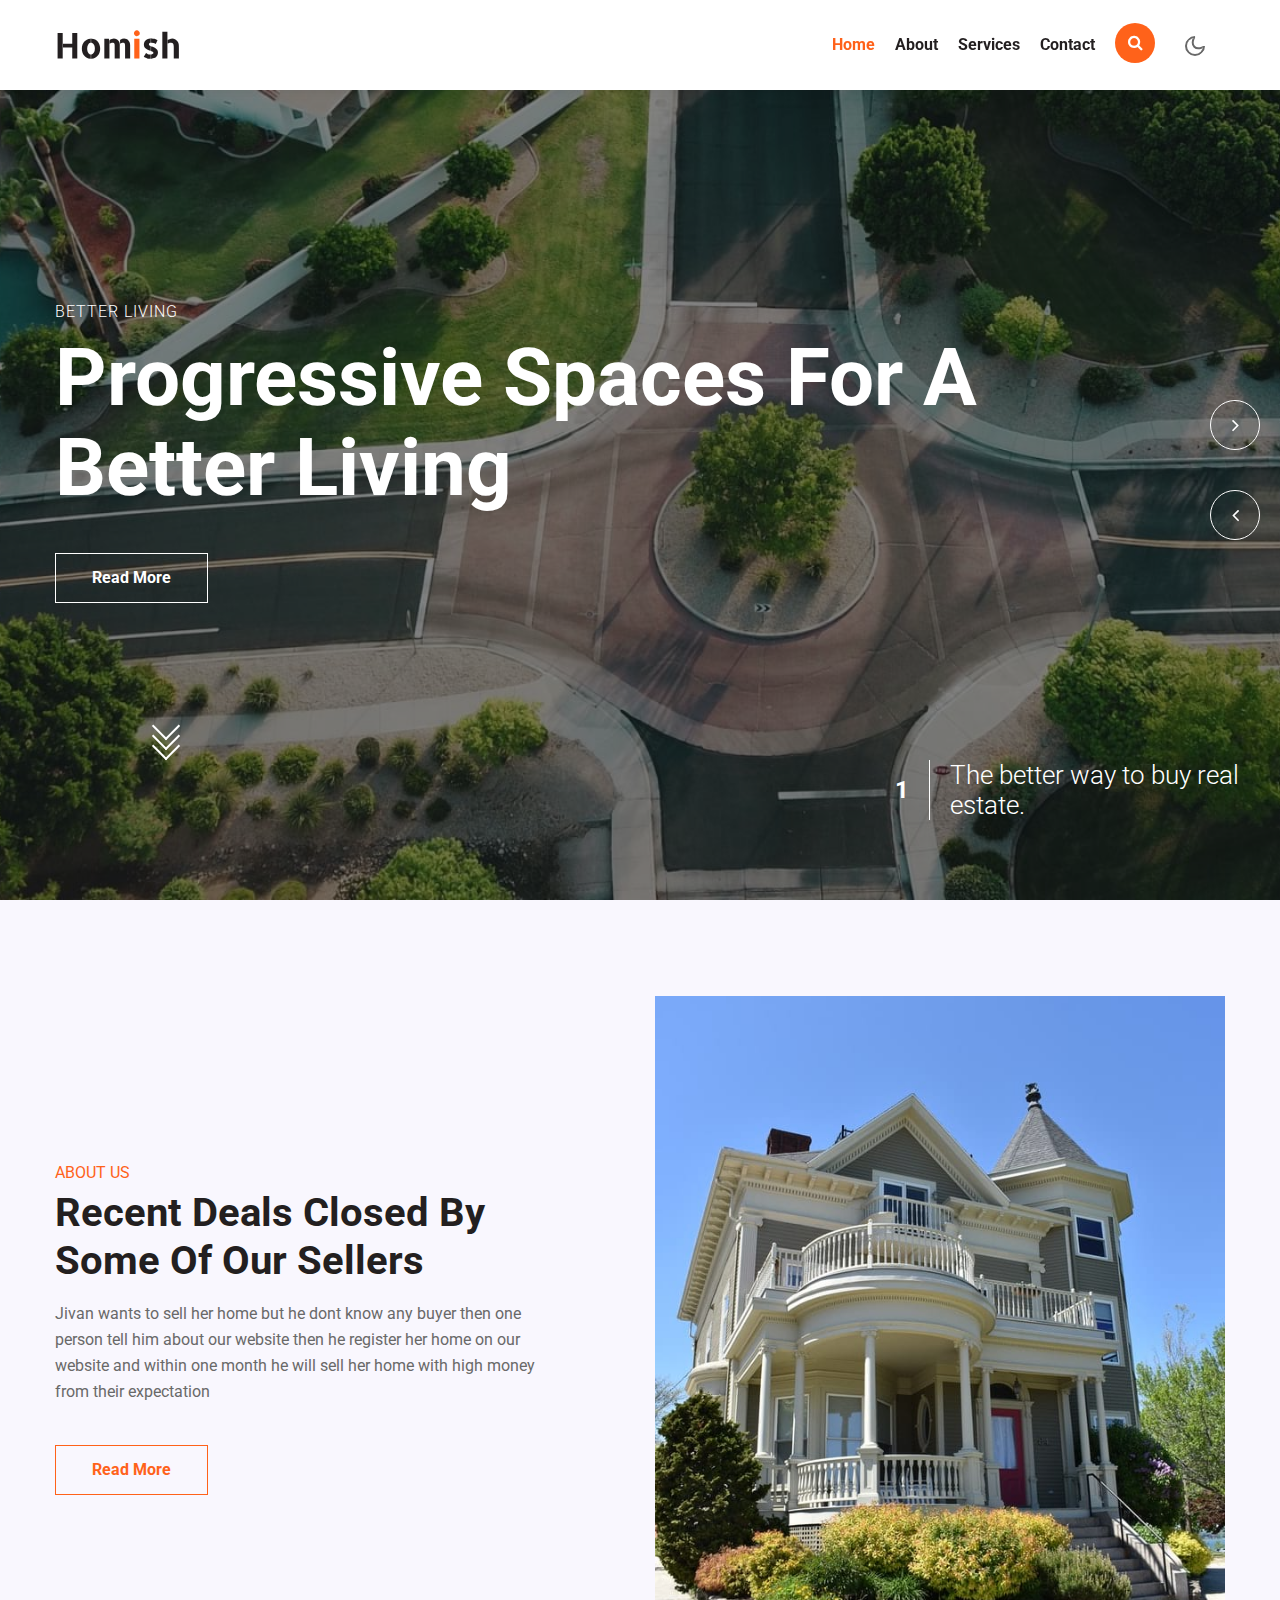
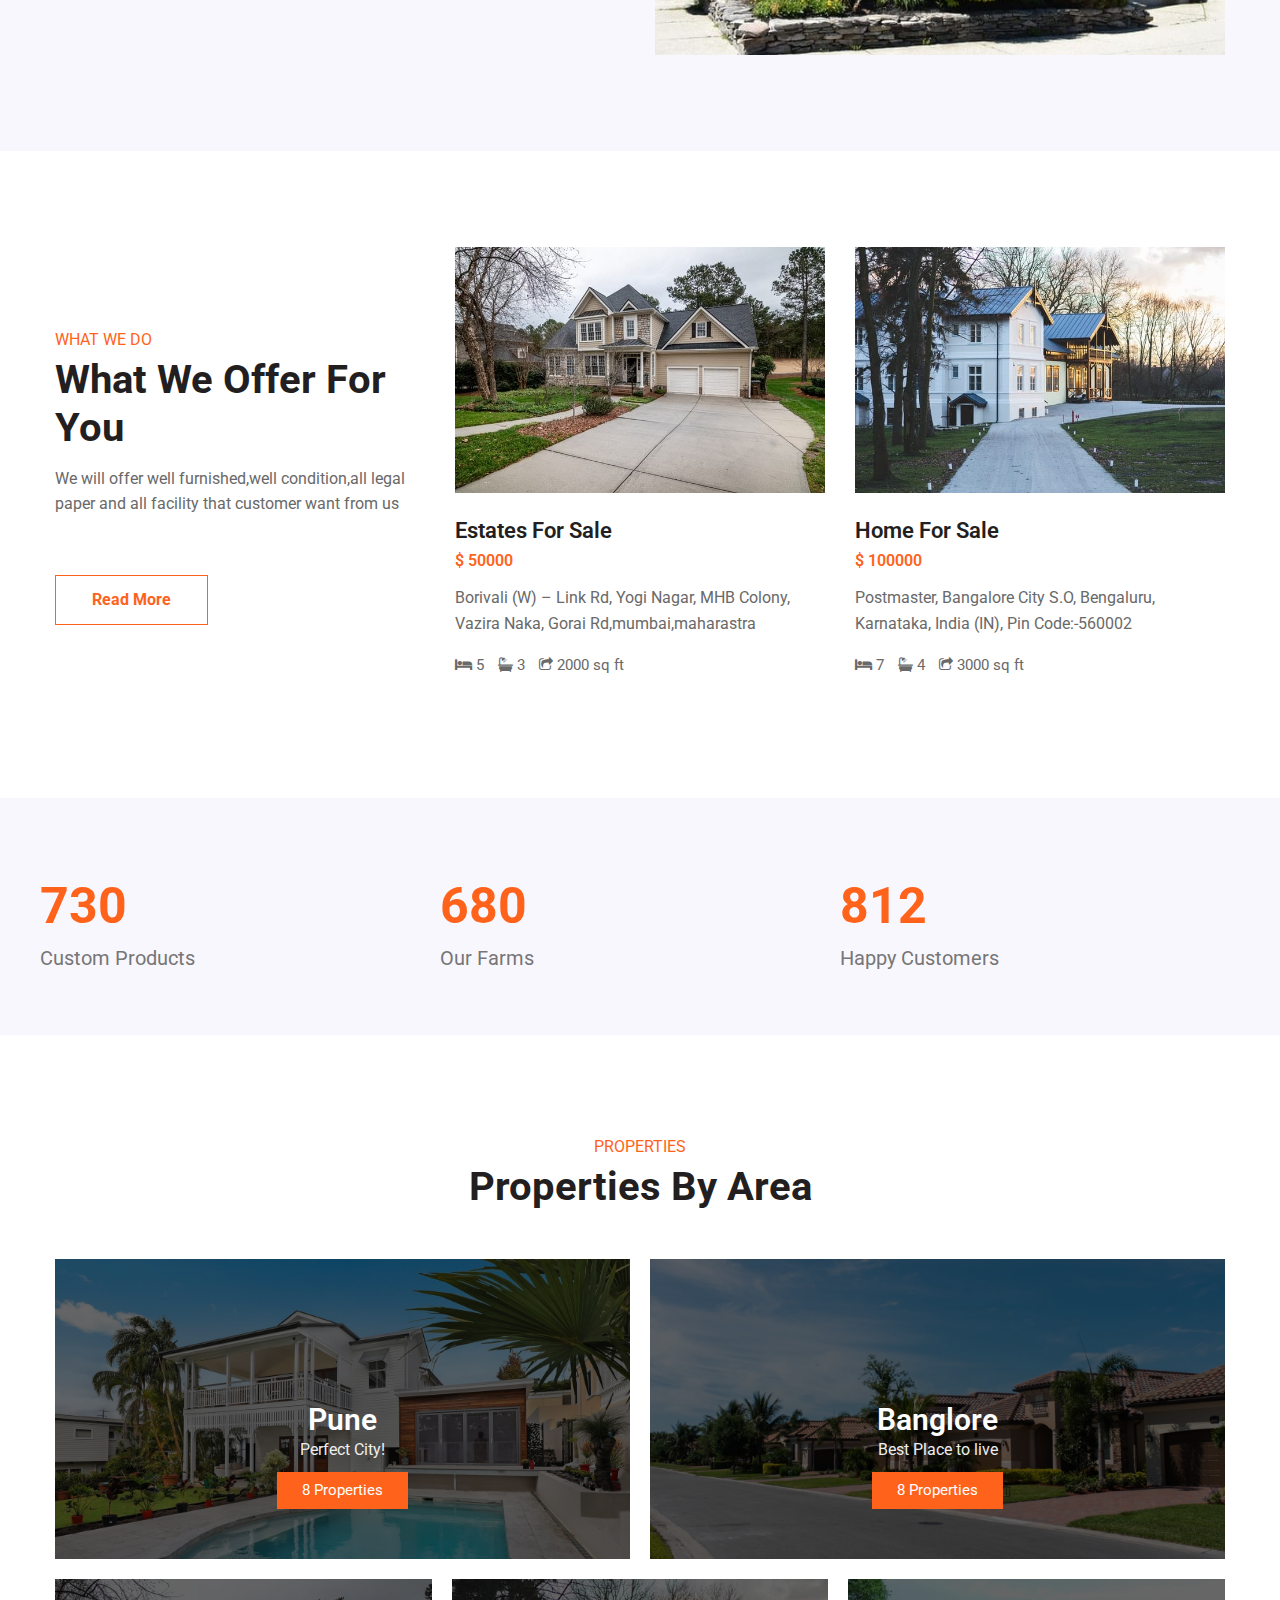
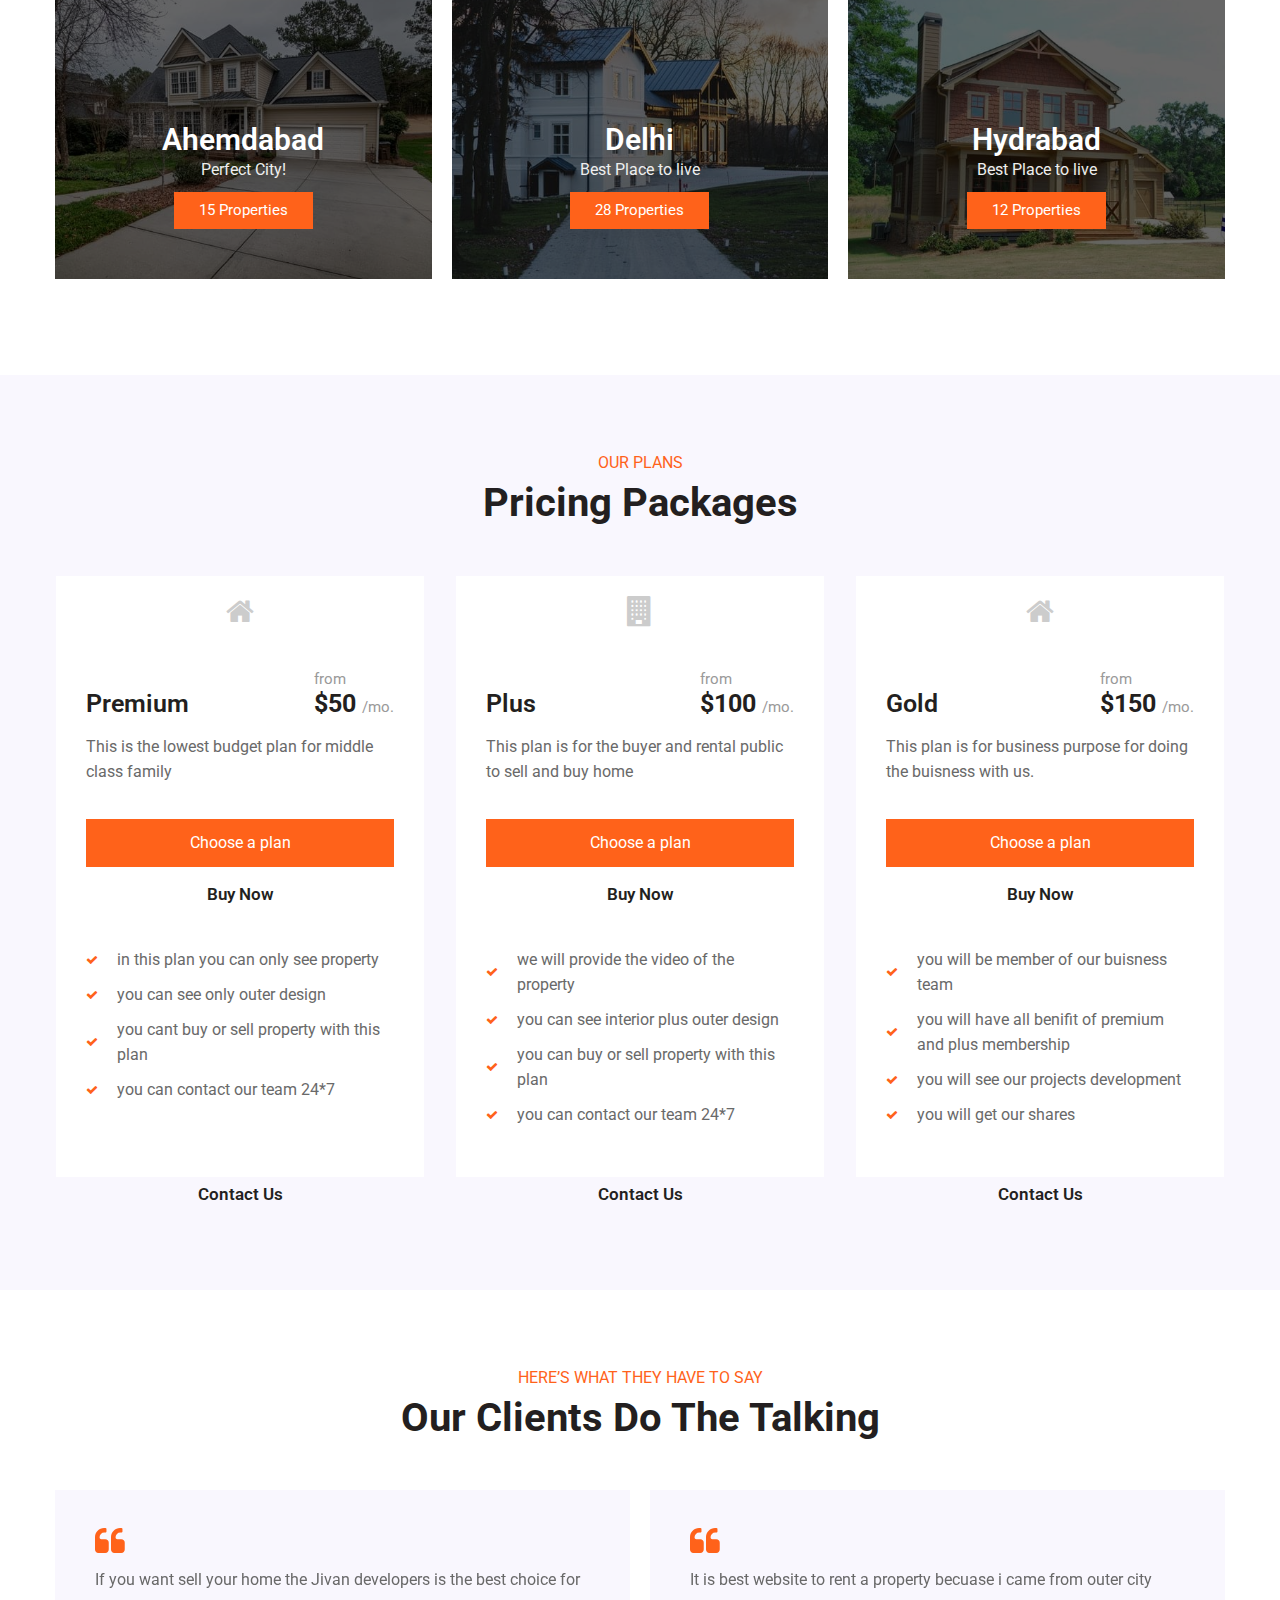
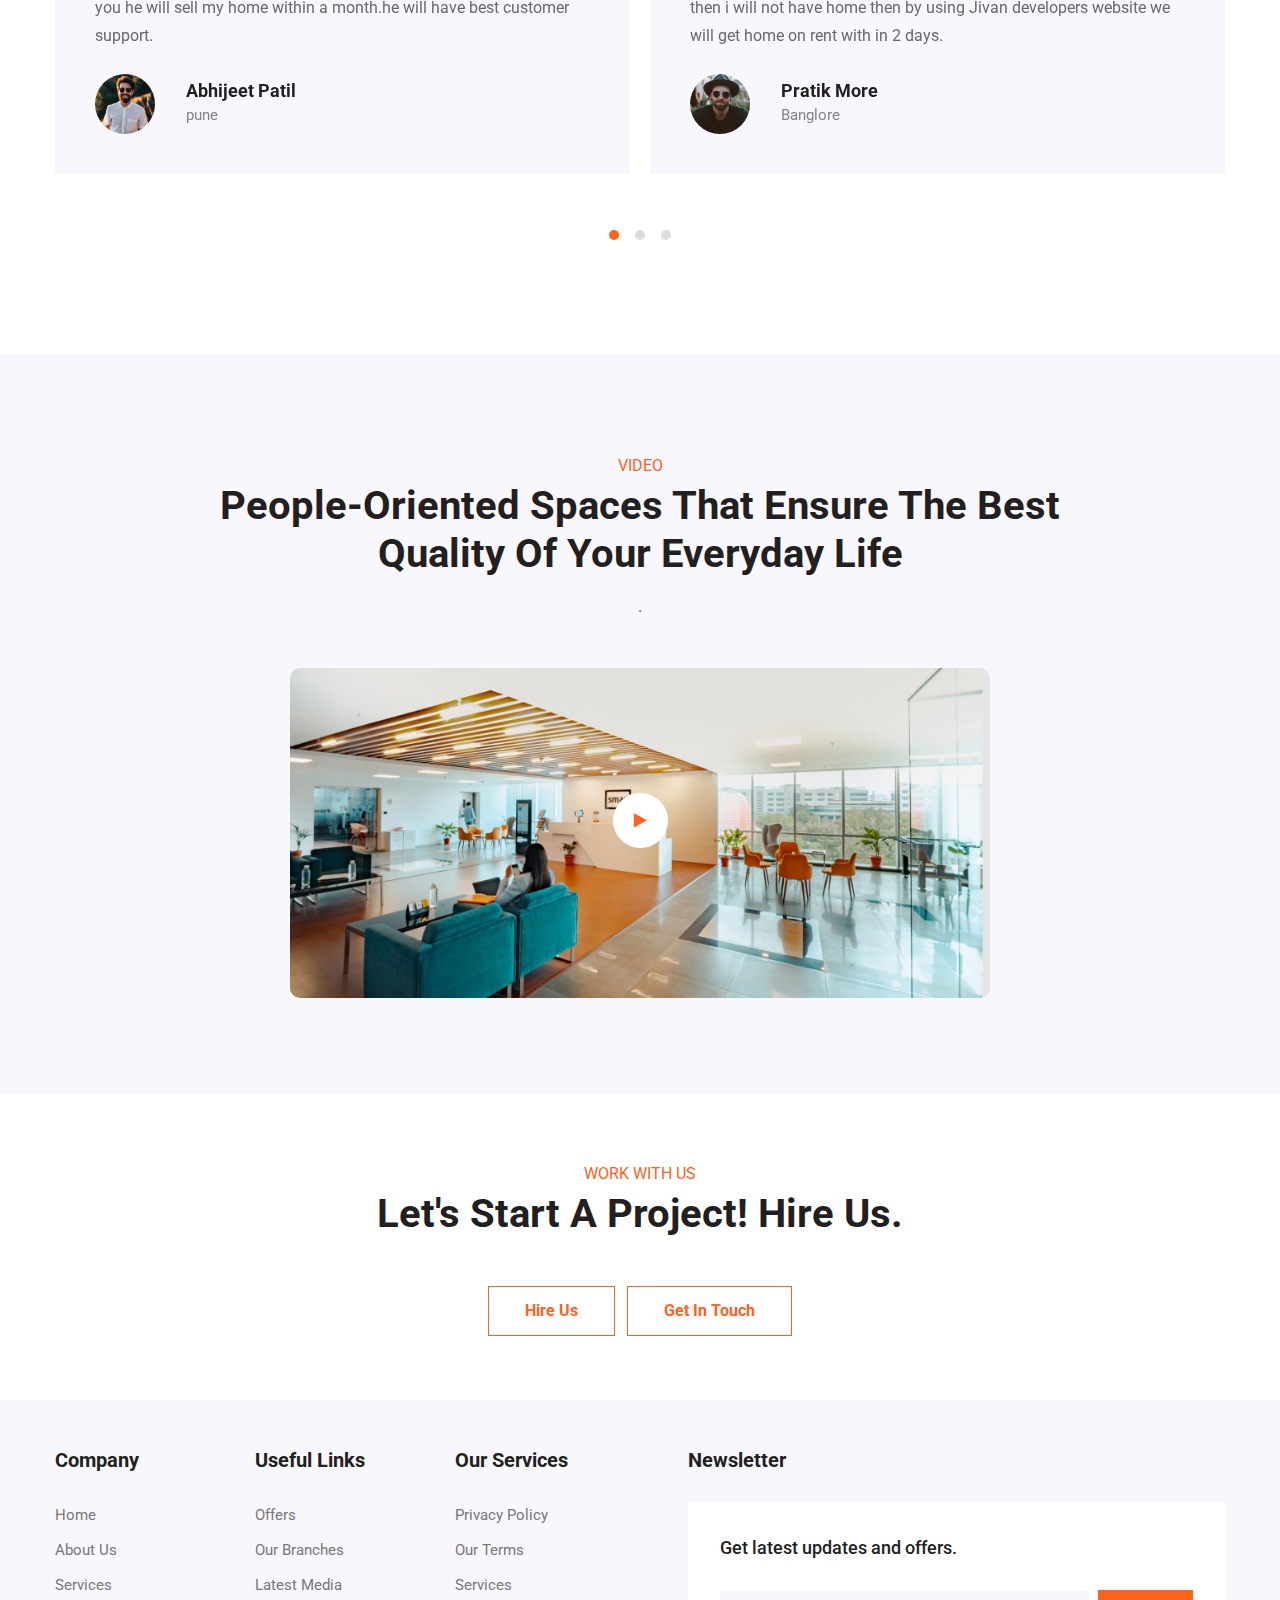
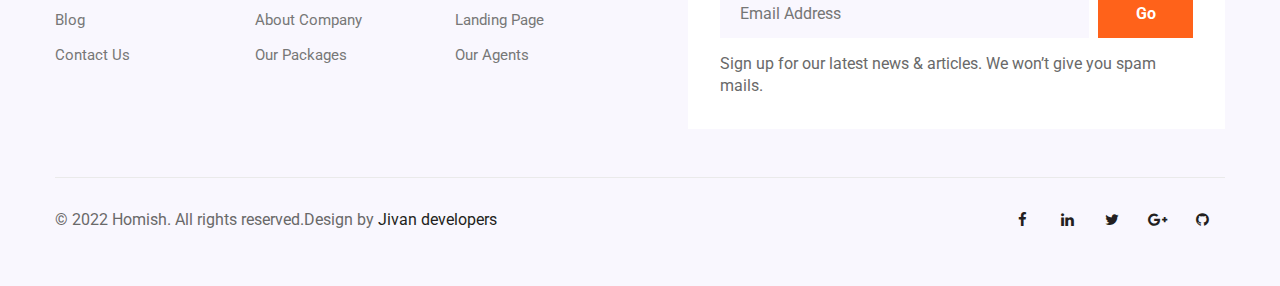
<file: index.html>
<!doctype html>
<html lang="zxx">

<head>
  <!-- Required meta tags -->
  <meta charset="utf-8">
  <meta name="viewport" content="width=device-width, initial-scale=1, shrink-to-fit=no">
  <title> Jivan Developers</title>
  <!-- google fonts -->
  <link href="//fonts.googleapis.com/css2?family=Roboto:wght@300;400;700&display=swap" rel="stylesheet">
  <link href="//fonts.googleapis.com/css2?family=Allerta+Stencil&display=swap" rel="stylesheet">
  <!-- google fonts -->
  <!-- Template CSS -->
  <link rel="stylesheet" href="assets/css/style-starter.css">
  <!-- Template CSS -->
</head>

<body>
  <!--header-->
  <header id="site-header" class="fixed-top">
    <div class="container">
      <nav class="navbar navbar-expand-lg stroke">
        <h1><a class="navbar-brand mr-lg-5" href="index.html">
            Hom<span>i</span>sh
          </a></h1>
        <!-- if logo is image enable this   
      <a class="navbar-brand" href="#index.html">
          <img src="image-path" alt="Your logo" title="Your logo" style="height:35px;" />
      </a> -->
        <button class="navbar-toggler  collapsed bg-gradient" type="button" data-toggle="collapse"
          data-target="#navbarTogglerDemo02" aria-controls="navbarTogglerDemo02" aria-expanded="false"
          aria-label="Toggle navigation">
          <span class="navbar-toggler-icon fa icon-expand fa-bars"></span>
          <span class="navbar-toggler-icon fa icon-close fa-times"></span>
          </span>
        </button>

        <div class="collapse navbar-collapse" id="navbarTogglerDemo02">
          <ul class="navbar-nav ml-auto">
            <li class="nav-item active">
              <a class="nav-link" href="index.html">Home <span class="sr-only">(current)</span></a>
            </li>
            <li class="nav-item">
              <a class="nav-link" href="about.html">About</a>
            </li>
            <li class="nav-item">
              <a class="nav-link" href="services.html">Services</a>
            </li>

            <li class="nav-item">
              <a class="nav-link" href="contact.html">Contact</a>
            </li>
            <div class="search-right">
              <a href="#search" title="search"><span class="fa fa-search" aria-hidden="true"></span></a>
              <!-- search popup -->
              <div id="search" class="pop-overlay">
                <div class="popup">

                  <form action="#" method="GET" class="search-box">
                    <input type="search" placeholder="Enter Keyword" name="search" required="required" autofocus="">
                    <button type="submit" class="btn">Search Now</button>
                  </form>

                </div>
                <a class="close" href="#close">×</a>
              </div>
              <!-- /search popup -->
            </div>
          </ul>
        </div>
        <!-- toggle switch for light and dark theme -->
        <div class="mobile-position">
          <nav class="navigation">
            <div class="theme-switch-wrapper">
              <label class="theme-switch" for="checkbox">
                <input type="checkbox" id="checkbox">
                <div class="mode-container">
                  <i class="gg-sun"></i>
                  <i class="gg-moon"></i>
                </div>
              </label>
            </div>
          </nav>
        </div>
        <!-- //toggle switch for light and dark theme -->
      </nav>
    </div>
  </header>
  <!-- //header -->
  <!-- main-slider -->
  <section class="w3l-main-slider" id="home">
    <div class="companies20-content">
      <div class="owl-one owl-carousel owl-theme">
        <div class="item">
          <li>
            <div class="slider-info banner-view bg bg2">
              <div class="banner-info">
                <div class="container">
                  <div class="banner-info-bg text-left">
                    <p>Better living</p>
                    <h5>Progressive spaces for a better living</h5>
                    <a href="about.html" class="btn btn-white">Read More</a>
                  </div>
                </div>
              </div>
              <div class="banhny-w3grids">
                <div class="banhny-w3grids-1">
                  <h4 class="number-b">1</h4>
                </div>
                <div class="banhny-w3grids-1">
                  <h4><a href="#" class="hnys-title">The better way to buy real estate.</a></h4>
                </div>
              </div>
            </div>
          </li>
        </div>
        <div class="item">
          <li>
            <div class="slider-info  banner-view banner-top1 bg bg2">
              <div class="banner-info">
                <div class="container">
                  <div class="banner-info-bg text-left">
                    <p>Dream Home</p>
                    <h5>Everyone Deserves the Opportunity of Home</h5>
                    <a href="about.html" class="btn btn-white">Read More</a>
                  </div>
                </div>
              </div>
              <div class="banhny-w3grids">
                <div class="banhny-w3grids-1">
                  <h4 class="number-b">2</h4>
                </div>
                <div class="banhny-w3grids-1">
                  <h4><a href="#" class="hnys-title">The Only Realtor You Will Ever Want.</a></h4>
                </div>
              </div>
            </div>
          </li>
        </div>
        <div class="item">
          <li>
            <div class="slider-info banner-view banner-top2 bg bg2">
              <div class="banner-info">
                <div class="container">
                  <div class="banner-info-bg text-left">
                    <p>Better living</p>
                    <h5>Progressive spaces for a better living</h5>
                    <a href="about.html" class="btn btn-white">Read More</a>
                  </div>
                </div>
              </div>
              <div class="banhny-w3grids">
                <div class="banhny-w3grids-1">
                  <h4 class="number-b">3</h4>
                </div>
                <div class="banhny-w3grids-1">
                  <h4><a href="#" class="hnys-title">Service You Deserve. People You Trust.</a></h4>
                </div>
              </div>
            </div>
          </li>
        </div>
        <div class="item">
          <li>
            <div class="slider-info banner-view banner-top3 bg bg2">
              <div class="banner-info">
                <div class="container">
                  <div class="banner-info-bg text-left">
                    <p>Dream Home</p>
                    <h5>Everyone Deserves the Opportunity of Home</h5>
                    <a href="about.html" class="btn btn-white">Read More</a>
                  </div>
                </div>
              </div>
              <div class="banhny-w3grids">
                <div class="banhny-w3grids-1">
                  <h4 class="number-b">4</h4>
                </div>
                <div class="banhny-w3grids-1">
                  <h4><a href="#" class="hnys-title">The better way to buy real estate.</a></h4>
                </div>
              </div>
            </div>
          </li>
        </div>


      </div>
      <a href="#about" scroll="scroll">
        <div class="arrow">
          <span></span>
          <span></span>
          <span></span>
        </div>
      </a>
    </div>
  </section>
  <!-- /main-slider -->
  <!--/grids-->
  <section class="w3l-grids-3 py-5" id="about">
    <div class="container py-md-5">
      <div class="row bottom-ab-grids align-items-center">
        <div class="col-lg-6 bottom-ab-left pr-lg-5">
          <h6 class="sub-title">About Us</h6>
          <h3 class="hny-title">
            Recent deals closed by some of our sellers</h3>
          <p class="my-3 pr-lg-4">Jivan wants to sell her home but he dont know any buyer then one person tell him about our website then he register her home on our website and within one month he will sell her home with high money from their expectation </p>
          <a href="about.html" class="btn btn-style btn-secondary mt-4">Read More</a>
        </div>
        <div class="col-lg-6 bottom-ab-right mt-lg-0 mt-5">
          <img src="assets/images/ab1.jpg" class="img-fluid" alt="">
        </div>

      </div>
    </div>
  </section>
  <!--//grids-->
  <!--/services-->
  <section class="w3l-services1">
    <div id="content-with-photo4-block" class="py-5">
      <div class="container py-md-5">
        <div class="cwp4-two row">
          <div class="cwp4-text col-lg-4 mb-lg-0 mb-5">
            <h6 class="sub-title">what We Do</h6>
            <h3 class="hny-title">What We Offer for You</h3>
            <p>We will offer well furnished,well condition,all legal paper and all facility that customer want from us
            </p>
            <a href="about.html" class="btn btn-style mt-lg-4 mt-2">Read More</a>
          </div>
          <div class="cwp4-image col-lg-4 col-md-6">
            <div class="grids4-info">
              <a href="#"><img src="assets/images/g1.jpg" class="img-fluid" alt=""></a>
              <div class="info-bg">
                  <h5><a href="#">Estates for sale</a></h5>
                  <span class="price">$ 50000</span>
                  <p>Borivali (W) – Link Rd, Yogi Nagar, MHB Colony, Vazira Naka, Gorai Rd,mumbai,maharastra</p>
                  <ul>
                      <li><span class="fa fa-bed"></span> 5</li>
                      <li><span class="fa fa-bath"></span> 3</li>
                      <li><span class="fa fa-share-square-o"></span> 2000 sq ft</li>
                  </ul>
              </div>
          </div>
          </div>
          <div class="cwp4-image col-lg-4 col-md-6">
            <div class="grids4-info">
              <a href="#"><img src="assets/images/g2.jpg" class="img-fluid" alt=""></a>
              <div class="info-bg">
                  <h5><a href="#">Home for sale</a></h5>
                  <span class="price">$ 100000</span>
                  <p>Postmaster, Bangalore City S.O, Bengaluru, Karnataka, India (IN), Pin Code:-560002</p>
                  <ul>
                      <li><span class="fa fa-bed"></span> 7</li>
                      <li><span class="fa fa-bath"></span> 4</li>
                      <li><span class="fa fa-share-square-o"></span> 3000 sq ft</li>
                  </ul>
              </div>
          </div>
          </div>
         

        </div>
      </div>
    </div>
  </section>
  <!--//services-->
    <!-- stats -->
    <section class="w3l-stats py-5" id="stats">
      <div class="gallery-inner container py-lg-0 py-3">
        <div class="row stats-con pb-lg-3">
          <div class="col-lg-4 col-6 stats_info counter_grid">
            <p class="counter">730</p>
            <h4>Custom Products</h4>
          </div>
          <div class="col-lg-4 col-6 stats_info counter_grid1">
            <p class="counter">680</p>
            <h4>Our Farms</h4>
          </div>
          <div class="col-lg-4 col-6 stats_info counter_grid mt-lg-0 mt-5">
            <p class="counter">812</p>
            <h4>Happy Customers</h4>
          </div>
  
        </div>
      </div>
    </section>
    <!-- //stats -->

  <!--/grids2-->
  <section class="w3l-how-grids-3 py-5" id="how">
    <div class="container py-md-5">
      <div class="w3l-header mb-md-5 mb-4 text-center">
        <h6 class="sub-title">Properties</h6>
        <h3 class="hny-title">Properties By Area</h3>
        
      </div>
      <div class="d-grid grid-col-2 grid-element-9">
        <div class="left-grid-ele-9 grid-bg1">
          <div class="sub-wid-grid-9">
            <h4 class="text-grid-9"><a href="#">Pune</a></h4>
            <p class="sub-para">Perfect City!</p>
            <span>8 properties</span>
          </div>
        </div>
        <div class="left-grid-ele-9 grid-bg2">
          <div class="sub-wid-grid-9">
            <h4 class="text-grid-9"><a href="#">Banglore</a></h4>
            <p class="sub-para">Best Place to live</p>
            <span>8 properties</span>
          </div>
        </div>
      </div>
      <div class="d-grid grid-col-3 grid-element-9 margin-top">
        <div class="left-grid-ele-9 grid-bg3">
          <div class="sub-wid-grid-9">
            <h4 class="text-grid-9"><a href="#">Ahemdabad</a></h4>
            <p class="sub-para">Perfect City!</p>
            <span>15 properties</span>
          </div>
        </div>
        <div class="left-grid-ele-9 grid-bg4">
          <div class="sub-wid-grid-9">
            <h4 class="text-grid-9"><a href="#">Delhi</a></h4>
            <p class="sub-para">Best Place to live</p>
            <span>28 properties</span>
          </div>
        </div>
        <div class="left-grid-ele-9 grid-bg5">
          <div class="sub-wid-grid-9">
            <h4 class="text-grid-9"><a href="#">Hydrabad</a></h4>
            <p class="sub-para">Best Place to live</p>
            <span>12 properties</span>
          </div>
        </div>
      </div>
    </div>
  </section>
  <!--//grids2-->

<!-- pricing11 -->
<section class="w3l-pricing-11">
	<div class="pricing11 py-5">
		<div class="container py-md-4">
        <div class="w3l-header mb-md-5 mb-4 text-center">
          <h6 class="sub-title">Our Plans</h6>
          <h3 class="hny-title">Pricing packages</h3>
        </div>
			<div class="pricing11-content">
				<div class="column pricing-grid">
					<div class="text-center price-icon">
						<span class="fa fa-home"></span>
					</div>
					<div class="rate">
						<h4>Premium</h4>
						<h5><span class="top-align">from</span> $50 <span>/mo.</span></h5>
					</div>
					<p>This is the lowest budget plan for middle class family</p>
					<button class="button">Choose a plan</button>
					<div class="text-center">
						<a href="#" class="action">Buy Now </a>
					</div>
					<ul class="points">
						<li><span class="fa fa-check"></span> in this plan you can only see property</li>
						<li><span class="fa fa-check"></span> you can see only outer design</li>
						<li><span class="fa fa-check"></span> you cant buy or sell property with this plan</li>
						<li><span class="fa fa-check"></span> you can contact our team 24*7</li>
					</ul>
					<div class="text-center pos">	
						<a href="contact.html" class="action"> Contact Us</a>
					</div>
				</div>
				<div class="column pricing-grid pricing-grid-active">
					<div class="text-center price-icon">
							<span class="fa fa-building"></span>
					</div>
					<div class="rate">
						<h4>Plus</h4>
						<h5><span class="top-align">from</span> $100 <span>/mo.</span></h5>
					</div>
					<p>This plan is for the buyer and rental public to sell and buy home</p>
					<button class="button">Choose a plan</button>
					<div class="text-center">
						<a href="#" class="action">Buy Now </a>
					</div>
					<ul class="points">
							<li><span class="fa fa-check"></span> we will provide the video of the property</li>
							<li><span class="fa fa-check"></span> you can see interior plus outer design</li>
							<li><span class="fa fa-check"></span> you can buy or sell property with this plan</li>
							<li><span class="fa fa-check"></span> you can contact our team 24*7</li>
					</ul>
					<div class="text-center pos">	
						<a href="contact.html" class="action"> Contact Us</a>
					</div>
				</div>
				<div class="column pricing-grid">
					<div class="text-center price-icon">
							<span class="fa fa-home"></span>
					</div>
					<div class="rate">
						<h4>Gold</h4>
						<h5><span class="top-align">from</span> $150 <span>/mo.</span></h5>
					</div>
					<p>This plan is for business purpose for doing the buisness with us.</p>
					<button class="button">Choose a plan</button>
					<div class="text-center">
						<a href="#" class="action">Buy Now </a>
					</div>
					<ul class="points">
							<li><span class="fa fa-check"></span> you will be member of our buisness team</li>
							<li><span class="fa fa-check"></span> you will have all benifit of premium and plus membership </li>
							<li><span class="fa fa-check"></span> you will see our projects development</li>
							<li><span class="fa fa-check"></span> you will get our shares</li>
					</ul>
					<div class="text-center pos">	
						<a href="contact.html" class="action"> Contact Us</a>
					</div>
				</div>
			</div>
		</div>
	</div>
</section>
<!-- //pricing11 -->
  <!-- testimonials -->
  <section class="w3l-clients" id="clients">
    <!-- /grids -->
    <div class="cusrtomer-layout py-5">
      <div class="container py-lg-4 py-md-3 pb-lg-0">
        <div class="heading text-center mx-auto">
          <h6 class="sub-title text-center">Here’s what they have to say</h6>
          <h3 class="hny-title mb-md-5 mb-4">our clients do the talking</h3>
        </div>
        <!-- /grids -->
        <div class="testimonial-width mt-5">
          <div id="owl-demo1" class="owl-two owl-carousel owl-theme">
            <div class="item">
              <div class="testimonial-content">
                <div class="testimonial">
                  <blockquote>
                    <span class="fa fa-quote-left" aria-hidden="true"></span>
                    If you want sell your home the Jivan developers is the best choice for you he will sell my home within a month.he will have best customer support.
                  </blockquote>
                  <div class="testi-des">
                    <div class="test-img"><img src="assets/images/team1.jpg" class="img-fluid" alt="client-img">
                    </div>
                    <div class="peopl align-self">
                      <h3>Abhijeet Patil</h3>
                      <p class="indentity">pune</p>
                    </div>
                  </div>
                </div>
              </div>
            </div>
            <div class="item">
              <div class="testimonial-content">
                <div class="testimonial">
                  <blockquote>
                    <span class="fa fa-quote-left" aria-hidden="true"></span>
                    It is best website to rent a property becuase i came from outer city then i will not have home then by using Jivan developers website we will get home on rent with in 2 days. 
                  </blockquote>
                  <div class="testi-des">
                    <div class="test-img"><img src="assets/images/team2.jpg" class="img-fluid" alt="client-img">
                    </div>
                    <div class="peopl align-self">
                      <h3>Pratik More</h3>
                      <p class="indentity">Banglore</p>
                    </div>
                  </div>
                </div>
              </div>
            </div>
            <div class="item">
              <div class="testimonial-content">
                <div class="testimonial">
                  <blockquote>
                    <span class="fa fa-quote-left" aria-hidden="true"></span>
                    i will searching the home from the 2 to 3 month but i will not get my Dream home but Jivan developer website i will see all internal and external design and i will like this home and i will buy this home
                  </blockquote>
                  <div class="testi-des">
                    <div class="test-img"><img src="assets/images/team3.jpg" class="img-fluid" alt="client-img">
                    </div>
                    <div class="peopl align-self">
                      <h3>Rohit Patil</h3>
                      <p class="indentity">Ahemdabad</p>
                    </div>
                  </div>
                </div>
              </div>
            </div>
            <div class="item">
              <div class="testimonial-content">
                <div class="testimonial">
                  <blockquote>
                    <span class="fa fa-quote-left" aria-hidden="true"></span>
                    i will be have family and i want play area for my sons and Jivan developers provide me this type of flat so i will rent it and today i will live with my family in this home. 
                  </blockquote>
                  <div class="testi-des">
                    <div class="test-img"><img src="assets/images/team4.jpg" class="img-fluid" alt="client-img">
                    </div>
                    <div class="peopl align-self">
                      <h3>Arjun Chaudhary</h3>
                      <p class="indentity">Delhi</p>
                    </div>
                  </div>
                </div>
              </div>
            </div>
            <div class="item">
              <div class="testimonial-content">
                <div class="testimonial">
                  <blockquote>
                    <span class="fa fa-quote-left" aria-hidden="true"></span>
                    If you want sell your home then Jivan developers is the best choice for you he will sell my home within a month.he will have best customer support.
                  </blockquote>
                  <div class="testi-des">
                    <div class="test-img"><img src="assets/images/team1.jpg" class="img-fluid" alt="client-img">
                    </div>
                    <div class="peopl align-self">
                      <h3>Pratik Patil</h3>
                      <p class="indentity">Pune</p>
                    </div>
                  </div>
                </div>
              </div>
            </div>
            <div class="item">
              <div class="testimonial-content">
                <div class="testimonial">
                  <blockquote>
                    <span class="fa fa-quote-left" aria-hidden="true"></span>
                    It is best website to rent a property becuase i came from outer city then i will not have home then by using Jivan developers website we will get home on rent with in 2 days. 
                  </blockquote>
                  <div class="testi-des">
                    <div class="test-img"><img src="assets/images/team2.jpg" class="img-fluid" alt="client-img">
                    </div>
                    <div class="peopl align-self">
                      <h3>Shivam More</h3>
                      <p class="indentity">Banglore</p>
                    </div>
                  </div>
                </div>
              </div>
            </div>

          </div>
        </div>
      </div>
      <!-- /grids -->
    </div>
    <!-- //grids -->
  </section>
  <!-- //testimonials -->
  <!-- home page video popup section -->
  <section class="w3l-index5" id="about">
    <div class="new-block py-5">
      <div class="container py-lg-5">
        <div class="middle-section text-center">
          <div class="section-width">
            <h6 class="sub-title text-center">Video</h6>
            <h3 class="hny-title">People-oriented spaces that ensure the best quality of your everyday life</h3>
            <p class="mt-3">.</p>
          </div>
          <div class="history-info mt-5">
            <div class="position-relative">
              <img src="assets/images/banner3.jpg" class="img-fluid radius-image video-popup-image" alt="video-popup">

              <a href="#small-dialog" class="popup-with-zoom-anim play-view text-center position-absolute">
                <span class="video-play-icon">
                  <span class="fa fa-play"></span>
                </span>
              </a>

              <!-- dialog itself, mfp-hide class is required to make dialog hidden -->
              
            </div>
          </div>

          <!-- dialog itself, mfp-hide class is required to make dialog hidden -->
          
        </div>
      </div>
    </div>
  </section>
  <!-- //home page video popup section -->

  <!--/get -->
  <section class="w3l-grid-quote text-center py-5">
    <div class="container py-3">
      <h6 class="sub-title text-center">Work With Us</h6>
      <h3 class="hny-title mb-md-5 mb-4">Let's start a Project! Hire Us.</h3>
      <a href="contact.html" class="btn btn-style btn-primary mr-2">Hire Us</a>
      <a href="contact.html" class="btn btn-style btn-outline-primary">Get in touch</a>
    </div>
  </section>
  <!--//get -->
  <!--/w3l-footer-29-main-->
  <footer>
    <!-- footer -->
    <section class="w3l-footer">
      <div class="w3l-footer-16-main py-5">
        <div class="container">
          <div class="row">
            <div class="col-lg-6 column">
              <div class="row">
                <div class="col-md-4 column">
                  <h3>Company</h3>
                  <ul class="footer-gd-16">
                    <li><a href="index.html">Home</a></li>
                    <li><a href="about.html">About Us</a></li>
                    <li><a href="services.html">Services</a></li>
                    <li><a href="#">Blog</a></li>
                    <li><a href="contact.html">Contact Us</a></li>
                  </ul>
                </div>
                <div class="col-md-4 column mt-md-0 mt-4">
                  <h3>Useful Links</h3>
                  <ul class="footer-gd-16">
                    <li><a href="#url">Offers</a></li>
                    <li><a href="#url">Our Branches</a></li>
                    <li><a href="#url">Latest Media</a></li>
                    <li><a href="about.html">About Company</a></li>
                    <li><a href="#url">Our Packages</a></li>
                  </ul>
                </div>
                <div class="col-md-4 column mt-md-0 mt-4">
                  <h3>Our Services</h3>
                  <ul class="footer-gd-16">
                    <li><a href="#url">Privacy Policy</a></li>
                    <li><a href="#url">Our Terms</a></li>
                    <li><a href="services.html">Services</a></li>
                    <li><a href="#">Landing Page</a></li>
                    <li><a href="#url">Our Agents</a></li>
                  </ul>
                </div>
              </div>
            </div>
            <div class="col-lg-6 col-md-12 column pl-lg-5 column4 mt-lg-0 mt-5">
              <h3>Newsletter </h3>
              <div class="end-column">
                <h4>Get latest updates and offers.</h4>
                <form action="#" class="subscribe" method="post">
                  <input type="email" name="email" placeholder="Email Address" required="">
                  <button type="submit">Go</button>
                </form>
                <p>Sign up for our latest news & articles. We won’t give you spam mails.</p>
              </div>
            </div>
          </div>
          <div class="d-flex below-section justify-content-between align-items-center pt-4 mt-5">
            <div class="columns text-lg-left text-center">
              <p>&copy; 2022 Homish. All rights reserved.Design by <a target="_blank">
                  Jivan developers</a>
              </p>
            </div>
            <div class="columns-2 mt-lg-0 mt-3">
              <ul class="social">
                <li><a href="#facebook"><span class="fa fa-facebook" aria-hidden="true"></span></a>
                </li>
                <li><a href="#linkedin"><span class="fa fa-linkedin" aria-hidden="true"></span></a>
                </li>
                <li><a href="#twitter"><span class="fa fa-twitter" aria-hidden="true"></span></a>
                </li>
                <li><a href="#google"><span class="fa fa-google-plus" aria-hidden="true"></span></a>
                </li>
                <li><a href="#github"><span class="fa fa-github" aria-hidden="true"></span></a>
                </li>
              </ul>
            </div>
          </div>
        </div>
      </div>

      <!-- move top -->
      <button onclick="topFunction()" id="movetop" title="Go to top">
        <span class="fa fa-angle-up"></span>
      </button>
      <script>
        // When the user scrolls down 20px from the top of the document, show the button
        window.onscroll = function () {
          scrollFunction()
        };

        function scrollFunction() {
          if (document.body.scrollTop > 20 || document.documentElement.scrollTop > 20) {
            document.getElementById("movetop").style.display = "block";
          } else {
            document.getElementById("movetop").style.display = "none";
          }
        }

        // When the user clicks on the button, scroll to the top of the document
        function topFunction() {
          document.body.scrollTop = 0;
          document.documentElement.scrollTop = 0;
        }
      </script>
      <!-- //move top -->
      <script>
        $(function () {
          $('.navbar-toggler').click(function () {
            $('body').toggleClass('noscroll');
          })
        });
      </script>
    </section>
    <!-- //footer -->
  </footer>
  <!--//w3l-footer-29-main-->
  <!-- Template JavaScript -->
  <script src="assets/js/jquery-3.3.1.min.js"></script>
  <script src="assets/js/theme-change.js"></script>
  <script src="assets/js/owl.carousel.js"></script>
  <!-- script for banner slider-->
  <script>
    $(document).ready(function () {
      $('.owl-one').owlCarousel({
        loop: true,
        margin: 0,
        nav: false,
        responsiveClass: true,
        autoplay: true,
        autoplayTimeout: 5000,
        autoplaySpeed: 1000,
        autoplayHoverPause: false,
        responsive: {
          0: {
            items: 1,
            nav: false
          },
          480: {
            items: 1,
            nav: false
          },
          667: {
            items: 1,
            nav: true
          },
          1000: {
            items: 1,
            nav: true
          }
        }
      })
    })
  </script>
  <!-- //script -->
  <!-- script for tesimonials carousel slider -->
  <script>
    $(document).ready(function () {
      $("#owl-demo1").owlCarousel({
        loop: true,
        margin: 20,
        nav: false,
        responsiveClass: true,
        responsive: {
          0: {
            items: 1,
            nav: false
          },
          736: {
            items: 2,
            nav: false
          },
          1000: {
            items:2,
            nav: false,
            loop: true
          }
        }
      })
    })
  </script>
  <!-- //script for tesimonials carousel slider -->

  <!-- video popup -->
  <script src="assets/js/jquery.magnific-popup.min.js"></script>
  <script>
    $(document).ready(function () {
      $('.popup-with-zoom-anim').magnificPopup({
        type: 'inline',

        fixedContentPos: false,
        fixedBgPos: true,

        overflowY: 'auto',

        closeBtnInside: true,
        preloader: false,

        midClick: true,
        removalDelay: 300,
        mainClass: 'my-mfp-zoom-in'
      });

      $('.popup-with-move-anim').magnificPopup({
        type: 'inline',

        fixedContentPos: false,
        fixedBgPos: true,

        overflowY: 'auto',

        closeBtnInside: true,
        preloader: false,

        midClick: true,
        removalDelay: 300,
        mainClass: 'my-mfp-slide-bottom'
      });
    });
  </script>
  <!-- //video popup -->
  <!-- stats number counter-->
  <script src="assets/js/jquery.waypoints.min.js"></script>
  <script src="assets/js/jquery.countup.js"></script>
  <script>
    $('.counter').countUp();
  </script>
  <!-- //stats number counter -->
  <!--/MENU-JS-->
  <script>
    $(window).on("scroll", function () {
      var scroll = $(window).scrollTop();

      if (scroll >= 80) {
        $("#site-header").addClass("nav-fixed");
      } else {
        $("#site-header").removeClass("nav-fixed");
      }
    });

    //Main navigation Active Class Add Remove
    $(".navbar-toggler").on("click", function () {
      $("header").toggleClass("active");
    });
    $(document).on("ready", function () {
      if ($(window).width() > 991) {
        $("header").removeClass("active");
      }
      $(window).on("resize", function () {
        if ($(window).width() > 991) {
          $("header").removeClass("active");
        }
      });
    });
  </script>
  <!--//MENU-JS-->

  <script src="assets/js/bootstrap.min.js"></script>

</body>

</html>
</file>
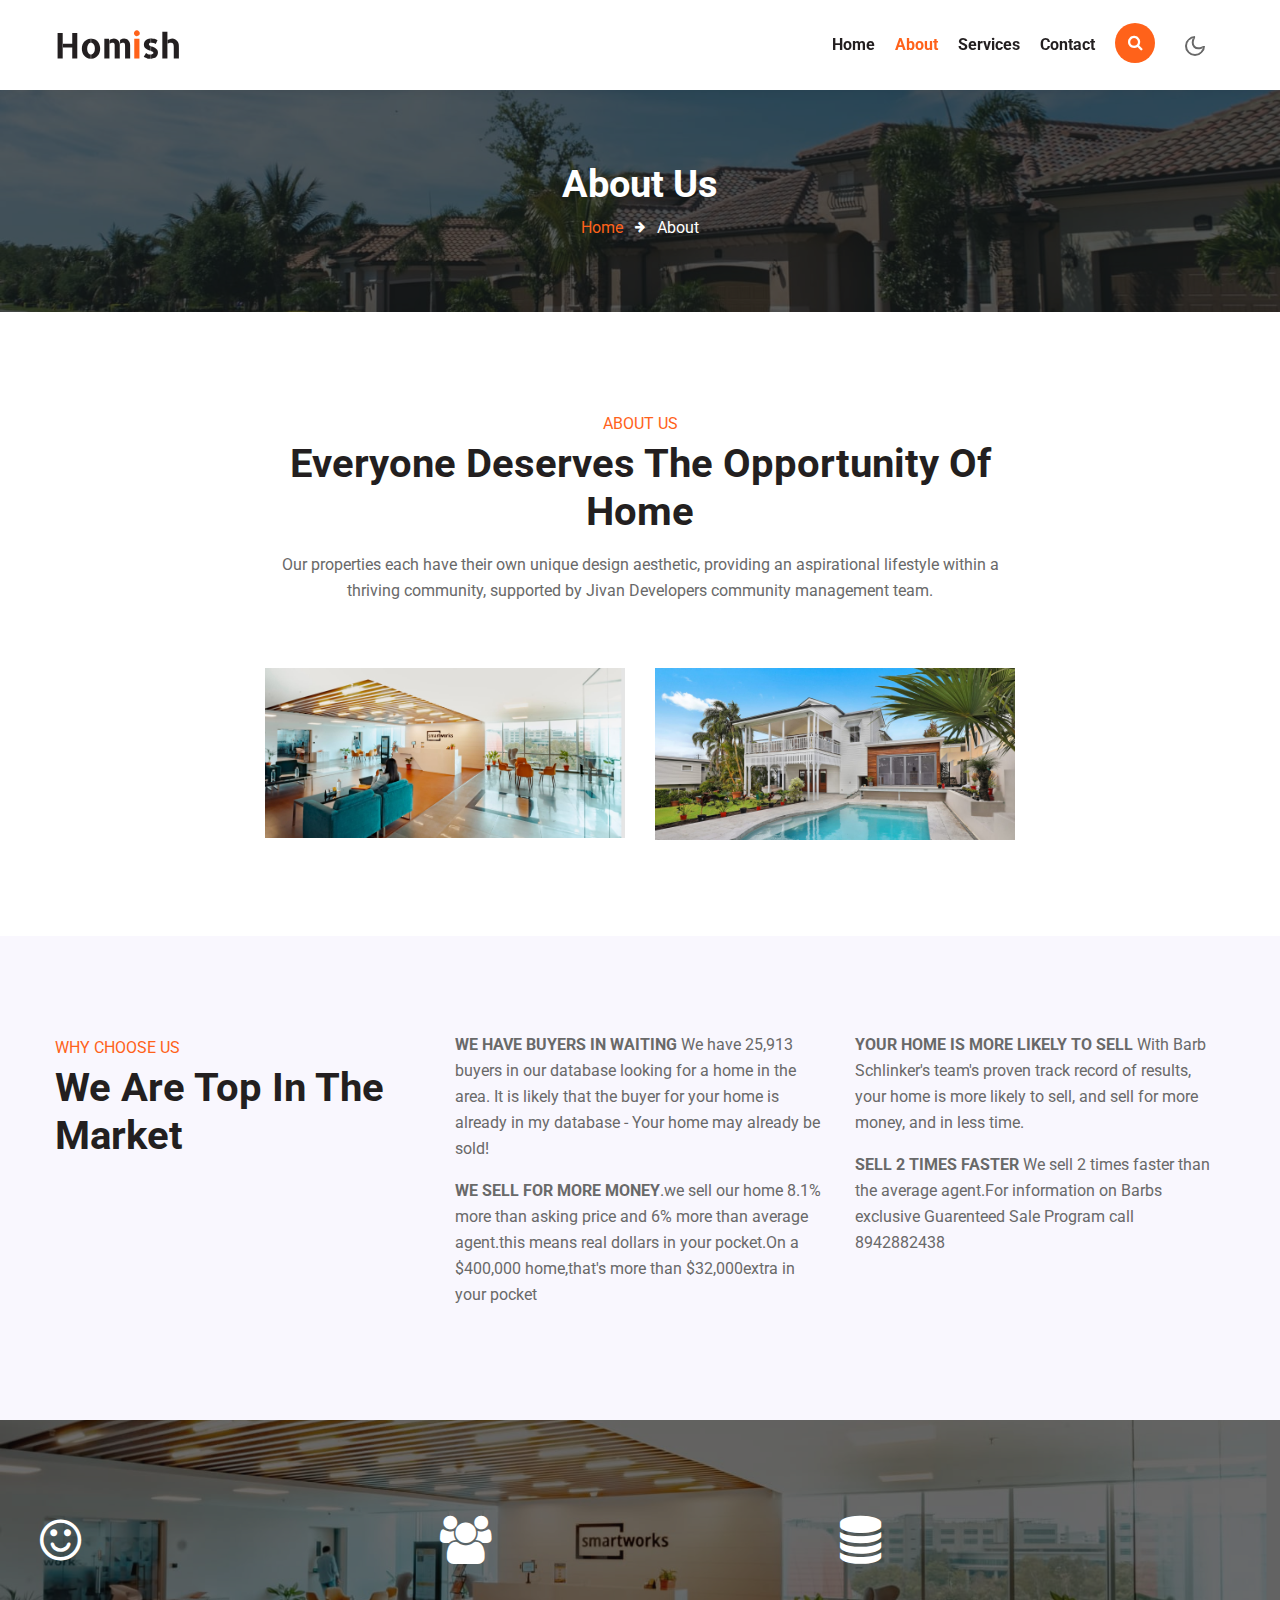
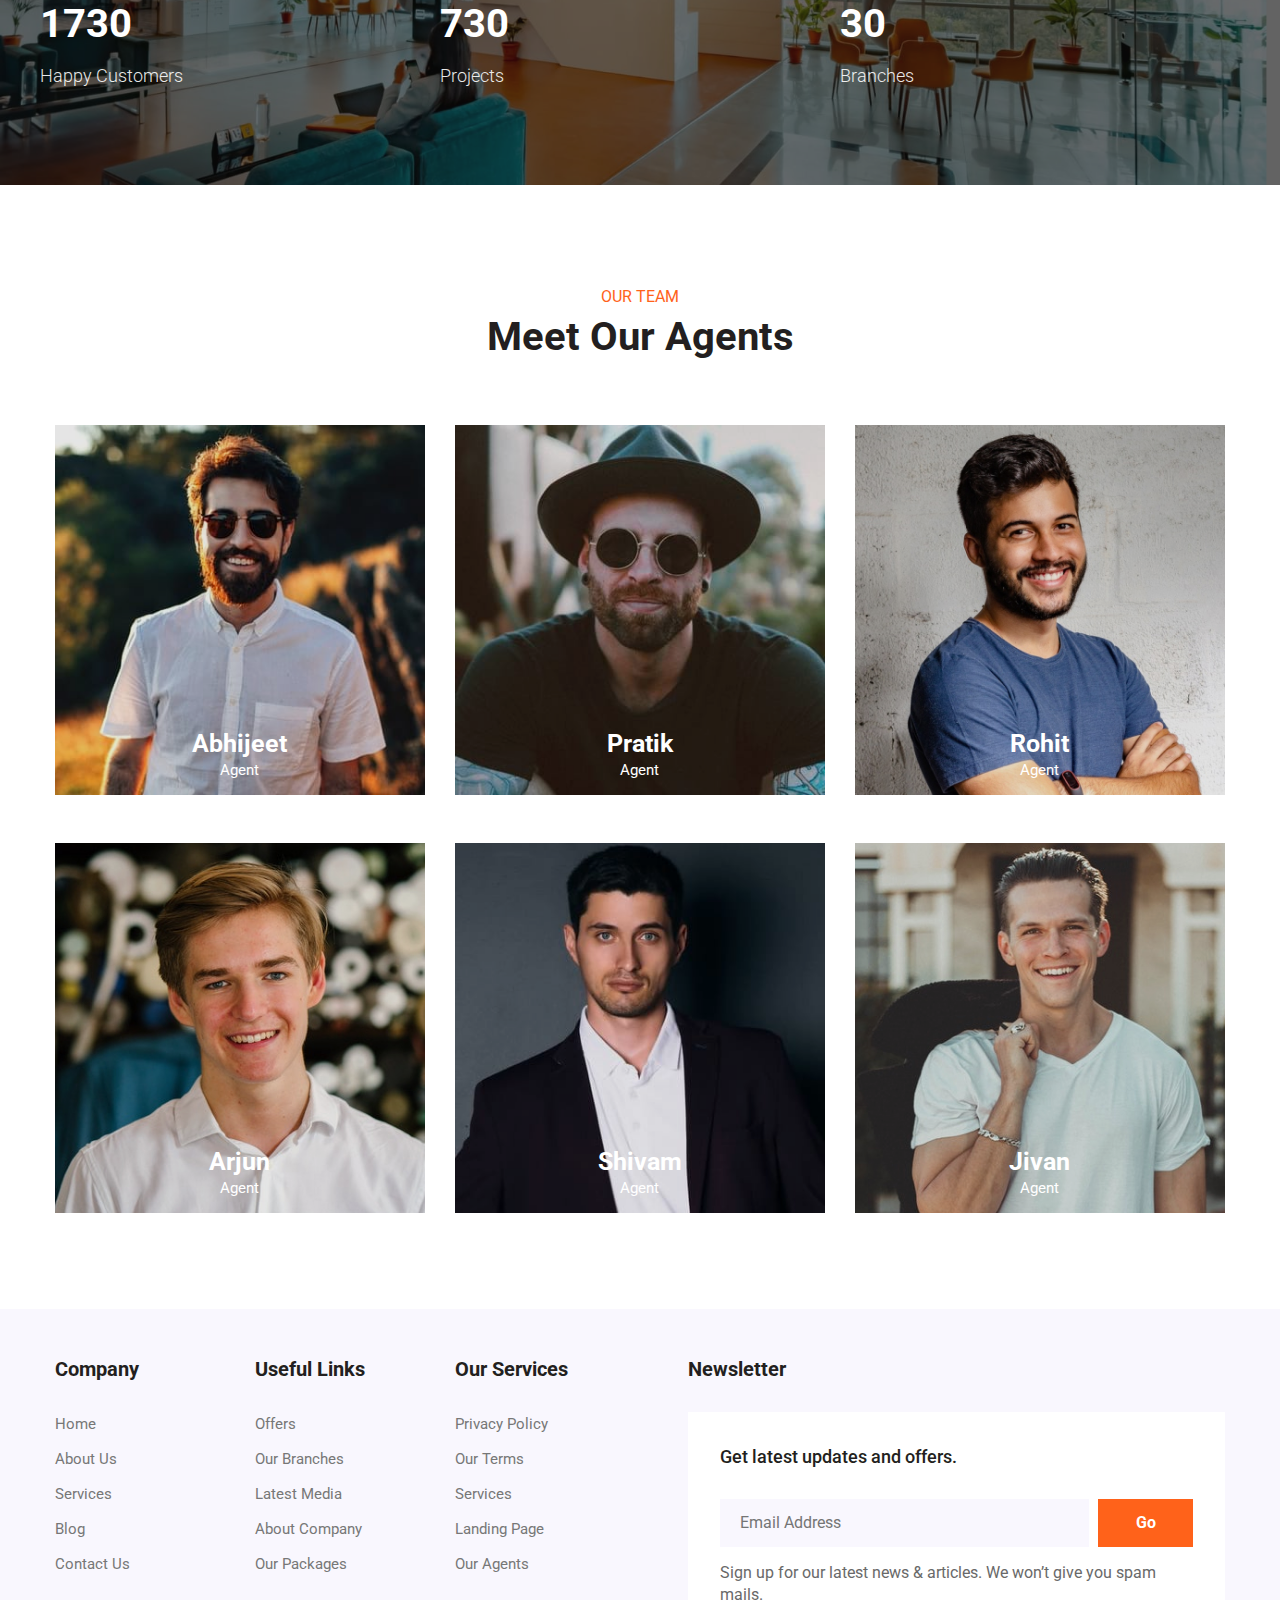
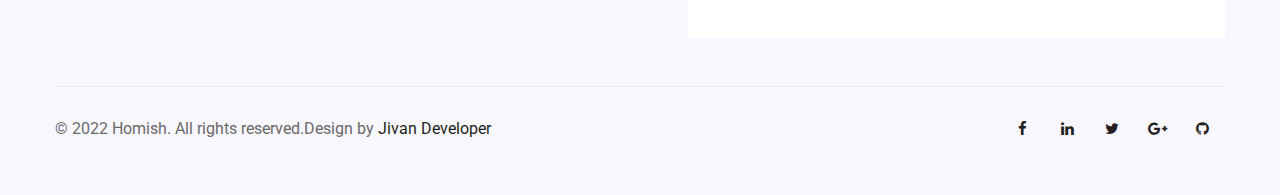
<file: about.html>
<!doctype html>
<html lang="zxx">

<head>
  <!-- Required meta tags -->
  <meta charset="utf-8">
  <meta name="viewport" content="width=device-width, initial-scale=1, shrink-to-fit=no">
  <title>Jivans Real Estate</title>
  <!-- google fonts -->
  <link href="//fonts.googleapis.com/css2?family=Roboto:wght@300;400;700&display=swap" rel="stylesheet">
  <link href="//fonts.googleapis.com/css2?family=Allerta+Stencil&display=swap" rel="stylesheet">
  <!-- google fonts -->
  <!-- Template CSS -->
  <link rel="stylesheet" href="assets/css/style-starter.css">
  <!-- Template CSS -->
</head>

<body>
  <!--header-->
  <header id="site-header" class="fixed-top">
    <div class="container">
      <nav class="navbar navbar-expand-lg stroke">
        <h1><a class="navbar-brand mr-lg-5" href="index.html">
            Hom<span>i</span>sh
          </a></h1>
        <!-- if logo is image enable this   
      <a class="navbar-brand" href="#index.html">
          <img src="image-path" alt="Your logo" title="Your logo" style="height:35px;" />
      </a> -->
        <button class="navbar-toggler  collapsed bg-gradient" type="button" data-toggle="collapse"
          data-target="#navbarTogglerDemo02" aria-controls="navbarTogglerDemo02" aria-expanded="false"
          aria-label="Toggle navigation">
          <span class="navbar-toggler-icon fa icon-expand fa-bars"></span>
          <span class="navbar-toggler-icon fa icon-close fa-times"></span>
          </span>
        </button>

        <div class="collapse navbar-collapse" id="navbarTogglerDemo02">
          <ul class="navbar-nav ml-auto">
            <li class="nav-item">
              <a class="nav-link" href="index.html">Home <span class="sr-only">(current)</span></a>
            </li>
            <li class="nav-item active">
              <a class="nav-link" href="about.html">About</a>
            </li>
            <li class="nav-item">
              <a class="nav-link" href="services.html">Services</a>
            </li>

            <li class="nav-item">
              <a class="nav-link" href="contact.html">Contact</a>
            </li>
            <div class="search-right">
              <a href="#search" title="search"><span class="fa fa-search" aria-hidden="true"></span></a>
              <!-- search popup -->
              <div id="search" class="pop-overlay">
                <div class="popup">

                  <form action="#" method="GET" class="search-box">
                    <input type="search" placeholder="Enter Keyword" name="search" required="required" autofocus="">
                    <button type="submit" class="btn">Search Now</button>
                  </form>

                </div>
                <a class="close" href="#close">×</a>
              </div>
              <!-- /search popup -->
            </div>
          </ul>
        </div>
        <!-- toggle switch for light and dark theme -->
        <div class="mobile-position">
          <nav class="navigation">
            <div class="theme-switch-wrapper">
              <label class="theme-switch" for="checkbox">
                <input type="checkbox" id="checkbox">
                <div class="mode-container">
                  <i class="gg-sun"></i>
                  <i class="gg-moon"></i>
                </div>
              </label>
            </div>
          </nav>
        </div>
        <!-- //toggle switch for light and dark theme -->
      </nav>
    </div>
  </header>
  <!-- //header -->
  <!-- about breadcrumb -->
  <section class="w3l-about-breadcrumb text-center">
    <div class="breadcrumb-bg breadcrumb-bg-about py-sm-5 py-4">
      <div class="container py-2">
        <h2 class="title">About Us</h2>
        <ul class="breadcrumbs-custom-path mt-2">
          <li><a href="#url">Home</a></li>
          <li class="active"><span class="fa fa-arrow-right mx-2" aria-hidden="true"></span> About </li>
        </ul>
      </div>
    </div>
  </section>
  <!-- //about breadcrumb -->
  <!-- /about-6-->
  <section class="w3l-cta4 py-5">
      <div class="container py-lg-5">
        <div class="ab-section text-center">
          <h6 class="sub-title">About Us</h6>
          <h3 class="hny-title">Everyone Deserves the Opportunity of Home</h3>
          <p class="py-3">Our properties each have their own unique design aesthetic, providing an aspirational lifestyle within a thriving community, supported by Jivan Developers community management team.</p>
            <div class="row mt-5 text-center">
              <div class="col-md-6">
                <img src="assets/images/banner3.jpg" class="img-fluid" alt="">
              </div>
              <div class="col-md-6 mt-md-0 mt-4">
                <img src="assets/images/banner2.jpg" class="img-fluid" alt="">
              </div>
            </div>
        </div>

      </div>
  </section>
  <!-- //about-6-->
   <!-- /content-6-->
   <section class="w3l-content-6 py-5" id="why">
    <div class="container py-lg-5">
      <div class="row">
        <div class="col-lg-4 content-6-left">
          <h6 class="sub-title">Why Choose Us</h6>
          <h3 class="hny-title">We are top in the market</h3>
        </div>
        <div class="col-lg-4 content-6-right mt-lg-0 mt-4">
          <p class="mb-3"><b>WE HAVE BUYERS IN WAITING</b> We have 25,913 buyers in our database looking for a home in the area. It is likely that the buyer for your home is already in my database - Your home may already be sold!</p>
            <p class="mb-3"><b>WE SELL FOR MORE MONEY</b>.we sell our home 8.1% more than asking price and 6% more than average agent.this means real dollars in your pocket.On a $400,000 home,that's more than $32,000extra in your pocket </p>
            
        </div>
        <div class="col-lg-4 content-6-right mt-lg-0 mt-4">
          <p class="mb-3"><b>YOUR HOME IS MORE LIKELY TO SELL</b> With Barb Schlinker's team's proven track record of results, your home is more likely to sell, and sell for more money, and in less time.</p>
            <p class="mb-3"><b> SELL 2 TIMES FASTER</b> We sell 2 times faster than the average agent.For information on Barbs exclusive Guarenteed Sale Program call 8942882438</p>
            
        </div>
      </div>
    </div>
</section>
<!-- //content-6-->
  <!-- stats -->
  <section class="w3l-statshny py-5" id="stats">
    <div class="container py-lg-5 py-md-4">
      <div class="w3-stats-inner-info">
        <div class="row">
          <div class="col-lg-4 col-6 stats_info counter_grid text-left">
            <span class="fa fa-smile-o"></span>
            <p class="counter">1730</p>
            <h4>Happy Customers</h4>
          </div>
          <div class="col-lg-4 col-6 stats_info counter_grid1 text-left">
            <span class="fa fa-users"></span>
            <p class="counter">730</p>
            <h4>Projects</h4>
          </div>
          <div class="col-lg-4 col-6 stats_info counter_grid mt-lg-0 mt-5 text-left">
            <span class="fa fa-database"></span>
            <p class="counter">30</p>
            <h4>branches</h4>
          </div>
        </div>
      </div>
    </div>
  </section>
  <!-- //stats -->
  <!-- team -->
  <section class="w3l-team" id="team">
    <div class="team-block py-5">
      <div class="container py-lg-5">
        <div class="title-content text-center mb-lg-3 mb-4">
          <h6 class="sub-title">Our Team</h6>
          <h3 class="hny-title">Meet Our Agents</h3>
        </div>
        <div class="row">
          <div class="col-lg-4 col-md-6 mt-lg-5 mt-4">
            <div class="box16">
              <a href="#url"><img src="assets/images/team1.jpg" alt="" class="img-fluid" /></a>
              <div class="box-content">
                <h3 class="title"><a href="#url">Abhijeet</a></h3>
                <span class="post">Agent</span>
                <ul class="social">
                  <li>
                    <a href="#" class="facebook">
                      <span class="fa fa-facebook-f"></span>
                    </a>
                  </li>
                  <li>
                    <a href="#" class="twitter">
                      <span class="fa fa-twitter"></span>
                    </a>
                  </li>
                </ul>
              </div>
            </div>
          </div>
          <div class="col-lg-4 col-md-6 mt-lg-5 mt-4">
            <div class="box16">
              <a href="#url"><img src="assets/images/team2.jpg" alt="" class="img-fluid" /></a>
              <div class="box-content">
                <h3 class="title"><a href="#url">Pratik</a></h3>
                <span class="post">Agent</span>
                <ul class="social">
                  <li>
                    <a href="#" class="facebook">
                      <span class="fa fa-facebook-f"></span>
                    </a>
                  </li>
                  <li>
                    <a href="#" class="twitter">
                      <span class="fa fa-twitter"></span>
                    </a>
                  </li>
                </ul>
              </div>
            </div>
          </div>
          <div class="col-lg-4 col-md-6 mt-lg-5 mt-4">
            <div class="box16">
              <a href="#url"><img src="assets/images/team3.jpg" alt="" class="img-fluid" /></a>
              <div class="box-content">
                <h3 class="title"><a href="#url">Rohit</a></h3>
                <span class="post">Agent</a></span>
                <ul class="social">
                  <li>
                    <a href="#" class="facebook">
                      <span class="fa fa-facebook-f"></span>
                    </a>
                  </li>
                  <li>
                    <a href="#" class="twitter">
                      <span class="fa fa-twitter"></span>
                    </a>
                  </li>
                </ul>
              </div>
            </div>
          </div>
          <div class="col-lg-4 col-md-6 mt-lg-5 mt-4">
            <div class="box16">
              <a href="#url"><img src="assets/images/team4.jpg" alt="" class="img-fluid" /></a>
              <div class="box-content">
                <h3 class="title"><a href="#url">Arjun</a></h3>
                <span class="post">Agent</a></span>
                <ul class="social">
                  <li>
                    <a href="#" class="facebook">
                      <span class="fa fa-facebook-f"></span>
                    </a>
                  </li>
                  <li>
                    <a href="#" class="twitter">
                      <span class="fa fa-twitter"></span>
                    </a>
                  </li>
                </ul>
              </div>
            </div>
          </div>
          <div class="col-lg-4 col-md-6 mt-lg-5 mt-4">
            <div class="box16">
              <a href="#url"><img src="assets/images/team5.jpg" alt="" class="img-fluid" /></a>
              <div class="box-content">
                <h3 class="title"><a href="#url">Shivam</a></h3>
                <span class="post">Agent</a></span>
                <ul class="social">
                  <li>
                    <a href="#" class="facebook">
                      <span class="fa fa-facebook-f"></span>
                    </a>
                  </li>
                  <li>
                    <a href="#" class="twitter">
                      <span class="fa fa-twitter"></span>
                    </a>
                  </li>
                </ul>
              </div>
            </div>
          </div>
          <div class="col-lg-4 col-md-6 mt-lg-5 mt-4">
            <div class="box16">
              <a href="#url"><img src="assets/images/team6.jpg" alt="" class="img-fluid" /></a>
              <div class="box-content">
                <h3 class="title"><a href="#url">Jivan</a></h3>
                <span class="post">Agent</a></span>
                <ul class="social">
                  <li>
                    <a href="#" class="facebook">
                      <span class="fa fa-facebook-f"></span>
                    </a>
                  </li>
                  <li>
                    <a href="#" class="twitter">
                      <span class="fa fa-twitter"></span>
                    </a>
                  </li>
                </ul>
              </div>
            </div>
          </div>
        </div>
      </div>
    </div>
  </section>
  <!-- //team -->

  <!--/w3l-footer-29-main-->
  <footer>
    <!-- footer -->
    <section class="w3l-footer">
      <div class="w3l-footer-16-main py-5">
        <div class="container">
          <div class="row">
            <div class="col-lg-6 column">
              <div class="row">
                <div class="col-md-4 column">
                  <h3>Company</h3>
                  <ul class="footer-gd-16">
                    <li><a href="index.html">Home</a></li>
                    <li><a href="about.html">About Us</a></li>
                    <li><a href="services.html">Services</a></li>
                    <li><a href="#">Blog</a></li>
                    <li><a href="contact.html">Contact Us</a></li>
                  </ul>
                </div>
                <div class="col-md-4 column mt-md-0 mt-4">
                  <h3>Useful Links</h3>
                  <ul class="footer-gd-16">
                    <li><a href="#url">Offers</a></li>
                    <li><a href="#url">Our Branches</a></li>
                    <li><a href="#url">Latest Media</a></li>
                    <li><a href="about.html">About Company</a></li>
                    <li><a href="#url">Our Packages</a></li>
                  </ul>
                </div>
                <div class="col-md-4 column mt-md-0 mt-4">
                  <h3>Our Services</h3>
                  <ul class="footer-gd-16">
                    <li><a href="#url">Privacy Policy</a></li>
                    <li><a href="#url">Our Terms</a></li>
                    <li><a href="services.html">Services</a></li>
                    <li><a href="#">Landing Page</a></li>
                    <li><a href="#url">Our Agents</a></li>
                  </ul>
                </div>
              </div>
            </div>
            <div class="col-lg-6 col-md-12 column pl-lg-5 column4 mt-lg-0 mt-5">
              <h3>Newsletter </h3>
              <div class="end-column">
                <h4>Get latest updates and offers.</h4>
                <form action="#" class="subscribe" method="post">
                  <input type="email" name="email" placeholder="Email Address" required="">
                  <button type="submit">Go</button>
                </form>
                <p>Sign up for our latest news & articles. We won’t give you spam mails.</p>
              </div>
            </div>
          </div>
          <div class="d-flex below-section justify-content-between align-items-center pt-4 mt-5">
            <div class="columns text-lg-left text-center">
              <p>&copy; 2022 Homish. All rights reserved.Design by <a  target="_blank">
                Jivan Developer</a>
              </p>
            </div>
            <div class="columns-2 mt-lg-0 mt-3">
              <ul class="social">
                <li><a href="#facebook"><span class="fa fa-facebook" aria-hidden="true"></span></a>
                </li>
                <li><a href="#linkedin"><span class="fa fa-linkedin" aria-hidden="true"></span></a>
                </li>
                <li><a href="#twitter"><span class="fa fa-twitter" aria-hidden="true"></span></a>
                </li>
                <li><a href="#google"><span class="fa fa-google-plus" aria-hidden="true"></span></a>
                </li>
                <li><a href="#github"><span class="fa fa-github" aria-hidden="true"></span></a>
                </li>
              </ul>
            </div>
          </div>
        </div>
      </div>
  
      <!-- move top -->
      <button onclick="topFunction()" id="movetop" title="Go to top">
        <span class="fa fa-angle-up"></span>
      </button>
      <script>
        // When the user scrolls down 20px from the top of the document, show the button
        window.onscroll = function () {
          scrollFunction()
        };
  
        function scrollFunction() {
          if (document.body.scrollTop > 20 || document.documentElement.scrollTop > 20) {
            document.getElementById("movetop").style.display = "block";
          } else {
            document.getElementById("movetop").style.display = "none";
          }
        }
  
        // When the user clicks on the button, scroll to the top of the document
        function topFunction() {
          document.body.scrollTop = 0;
          document.documentElement.scrollTop = 0;
        }
      </script>
      <!-- //move top -->
      <script>
        $(function () {
          $('.navbar-toggler').click(function () {
            $('body').toggleClass('noscroll');
          })
        });
      </script>
    </section>
    <!-- //footer -->
  </footer>
  <!--//w3l-footer-29-main-->
  <!-- Template JavaScript -->
  <script src="assets/js/jquery-3.3.1.min.js"></script>
  <script src="assets/js/theme-change.js"></script>
  <!-- stats number counter-->
  <script src="assets/js/jquery.waypoints.min.js"></script>
  <script src="assets/js/jquery.countup.js"></script>
  <script>
    $('.counter').countUp();
  </script>
  <!-- //stats number counter -->
  <!--/MENU-JS-->
  <script>
    $(window).on("scroll", function () {
      var scroll = $(window).scrollTop();

      if (scroll >= 80) {
        $("#site-header").addClass("nav-fixed");
      } else {
        $("#site-header").removeClass("nav-fixed");
      }
    });

    //Main navigation Active Class Add Remove
    $(".navbar-toggler").on("click", function () {
      $("header").toggleClass("active");
    });
    $(document).on("ready", function () {
      if ($(window).width() > 991) {
        $("header").removeClass("active");
      }
      $(window).on("resize", function () {
        if ($(window).width() > 991) {
          $("header").removeClass("active");
        }
      });
    });
  </script>
  <!--//MENU-JS-->

  <script src="assets/js/bootstrap.min.js"></script>

</body>

</html>
</file>
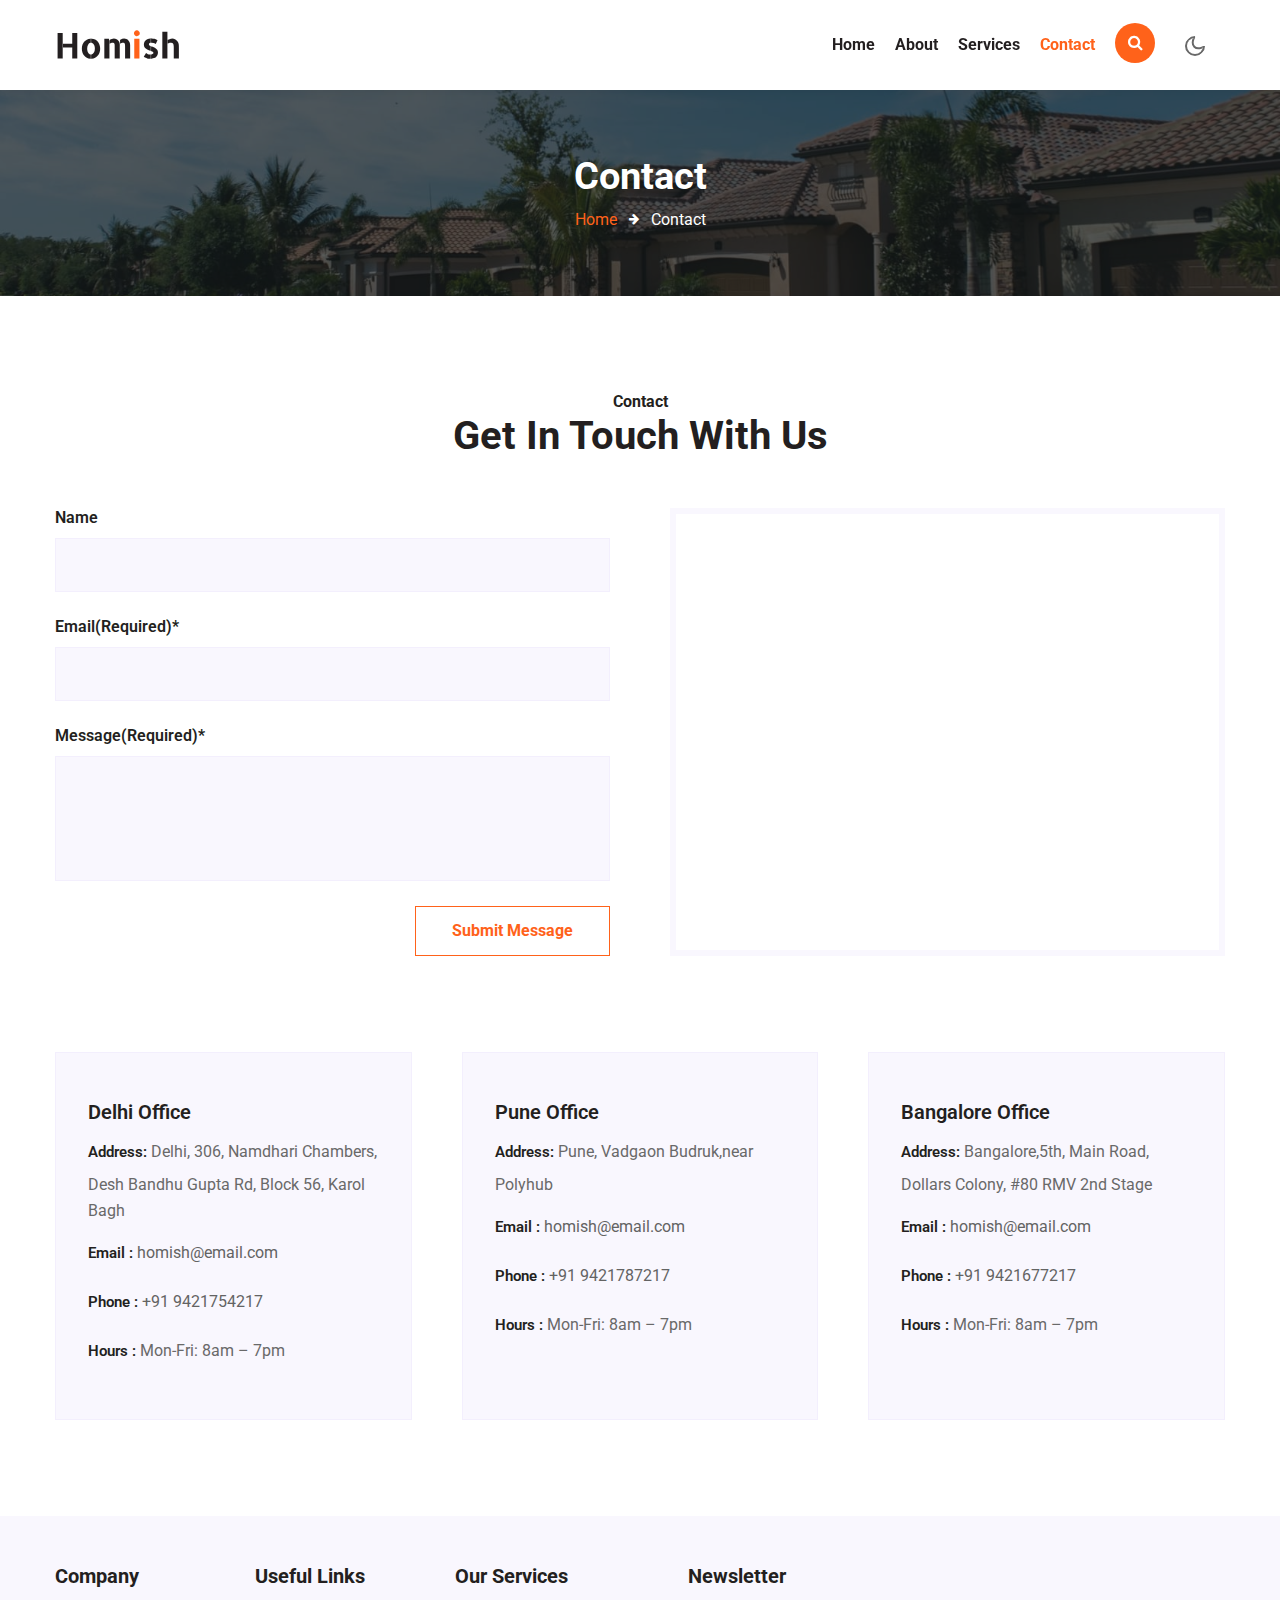
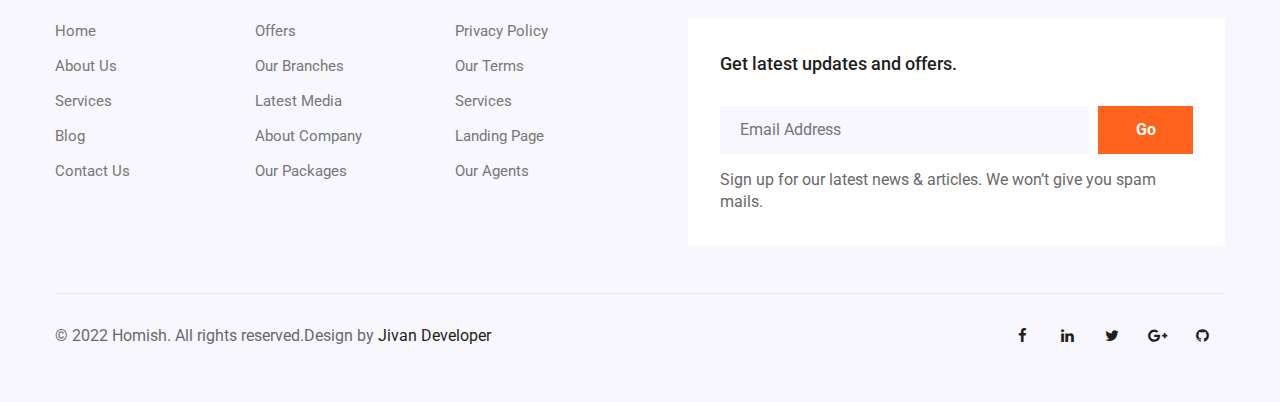
<file: contact.html>
<!doctype html>
<html lang="zxx">

<head>
  <!-- Required meta tags -->
  <meta charset="utf-8">
  <meta name="viewport" content="width=device-width, initial-scale=1, shrink-to-fit=no">
  <title> Jivan's real Estate</title>
  <!-- google fonts -->
  <link href="//fonts.googleapis.com/css2?family=Roboto:wght@300;400;700&display=swap" rel="stylesheet">
  <link href="//fonts.googleapis.com/css2?family=Allerta+Stencil&display=swap" rel="stylesheet">
  <!-- google fonts -->
  <!-- Template CSS -->
  <link rel="stylesheet" href="assets/css/style-starter.css">
  <!-- Template CSS -->
</head>

<body>
  <!--header-->
  <header id="site-header" class="fixed-top">
    <div class="container">
      <nav class="navbar navbar-expand-lg stroke">
        <h1><a class="navbar-brand mr-lg-5" href="index.html">
            Hom<span>i</span>sh
          </a></h1>
        <!-- if logo is image enable this   
      <a class="navbar-brand" href="#index.html">
          <img src="image-path" alt="Your logo" title="Your logo" style="height:35px;" />
      </a> -->
        <button class="navbar-toggler  collapsed bg-gradient" type="button" data-toggle="collapse"
          data-target="#navbarTogglerDemo02" aria-controls="navbarTogglerDemo02" aria-expanded="false"
          aria-label="Toggle navigation">
          <span class="navbar-toggler-icon fa icon-expand fa-bars"></span>
          <span class="navbar-toggler-icon fa icon-close fa-times"></span>
          </span>
        </button>

        <div class="collapse navbar-collapse" id="navbarTogglerDemo02">
          <ul class="navbar-nav ml-auto">
            <li class="nav-item">
              <a class="nav-link" href="index.html">Home <span class="sr-only">(current)</span></a>
            </li>
            <li class="nav-item">
              <a class="nav-link" href="about.html">About</a>
            </li>
            <li class="nav-item">
              <a class="nav-link" href="services.html">Services</a>
            </li>

            <li class="nav-item active">
              <a class="nav-link" href="contact.html">Contact</a>
            </li>
            <div class="search-right">
              <a href="#search" title="search"><span class="fa fa-search" aria-hidden="true"></span></a>
              <!-- search popup -->
              <div id="search" class="pop-overlay">
                <div class="popup">

                  <form action="#" method="GET" class="search-box">
                    <input type="search" placeholder="Enter Keyword" name="search" required="required" autofocus="">
                    <button type="submit" class="btn">Search Now</button>
                  </form>

                </div>
                <a class="close" href="#close">×</a>
              </div>
              <!-- /search popup -->
            </div>
          </ul>
        </div>
        <!-- toggle switch for light and dark theme -->
        <div class="mobile-position">
          <nav class="navigation">
            <div class="theme-switch-wrapper">
              <label class="theme-switch" for="checkbox">
                <input type="checkbox" id="checkbox">
                <div class="mode-container">
                  <i class="gg-sun"></i>
                  <i class="gg-moon"></i>
                </div>
              </label>
            </div>
          </nav>
        </div>
        <!-- //toggle switch for light and dark theme -->
      </nav>
    </div>
  </header>
  <!-- //header -->
  <!-- about breadcrumb -->
  <section class="w3l-about-breadcrumb text-center">
    <div class="breadcrumb-bg breadcrumb-bg-about py-sm-5 py-4">
      <div class="container">
        <h2 class="title">Contact</h2>
        <ul class="breadcrumbs-custom-path mt-2">
          <li><a href="#url">Home</a></li>
          <li class="active"><span class="fa fa-arrow-right mx-2" aria-hidden="true"></span> Contact </li>
        </ul>
      </div>
    </div>
  </section>
  <!-- //about breadcrumb -->
   <!--/contact-->
   <section class="w3l-contact-11 py-5">
    <div class="contacts-main py-lg-5 py-md-4">
      <div class="title-content text-center">
        <h6 class="sub-titlehny">Contact</h6>
        <h3 class="hny-title">Get in touch with us</h3>
    </div>
      <div class="form-41-mian section-gap mt-5">
        <div class="container">
          <div class="d-grid align-form-map">
            <div class="form-inner-cont">
              <form action="https://sendmail.w3layouts.com/submitForm" method="post" class="signin-form">
                <div class="form-input">
                  <label for="w3lName">Name</label>
                  <input type="text" name="w3lName" id="w3lName" placeholder="" />
                </div>
                <div class="form-input">
                  <label for="w3lSender">Email(Required)*</label>
                  <input type="email" name="w3lSender" id="w3lSender" placeholder="" required="" />
                </div>
                <div class="form-input">
                  <label for="w3lMessage">Message(Required)*</label>
                  <textarea placeholder="" name="w3lMessage" id="w3lMessage" required=""></textarea>
                </div>
                <div class="form-submit text-right">
                    <button type="submit" class="btn btn-style btn-primary">Submit Message</button>
                  </div>
              </form>
            </div>
            <div class="map">
              <iframe
                src="https://www.google.com/maps/embed?pb=!1m18!1m12!1m3!1d7568.76398219438!2d73.81854558470468!3d18.466348565603415!2m3!1f0!2f0!3f0!3m2!1i1024!2i768!4f13.1!3m3!1m2!1s0x3bc295444cc4ed37%3A0xaf3a6a33036696e7!2sVadgaon%20Budruk%2C%20Pune%2C%20Maharashtra!5e0!3m2!1sen!2sin!4v1658664139736!5m2!1sen!2sin"
                frameborder="0" allowfullscreen=""></iframe>
            </div>
          </div>
        </div>
      </div>
      <div class="contant11-top-bg mt-lg-5 mt-4">
        <div class="container">
          <div class="d-grid contact pt-lg-4">
            <div class="contact-info-left d-grid text-left">
              <div class="contact-info mt-4">
                <h4>Delhi Office</h4>
                <p class="mb-3"><label>Address: </label> Delhi, 306, Namdhari Chambers, Desh Bandhu Gupta Rd, Block 56, Karol Bagh</p>
                <p class="mb-3"><label>Email : </label> <a href="mailto:homish@email.com" class="email">homish@email.com</a></p>
                <p class="mb-3"><label>Phone : </label> <a href="tel:+1-2345-678-11">+91 9421754217</a></p>
                 <p class="mb-3"><label>Hours : </label> Mon-Fri: 8am – 7pm</p>
              </div>
              <div class="contact-info mt-4">
                <h4>Pune Office</h4>
                <p class="mb-3"><label>Address: </label> Pune, Vadgaon Budruk,near Polyhub</p>
                <p class="mb-3"><label>Email : </label> <a href="mailto:homish@email.com" class="email">homish@email.com</a></p>
                <p class="mb-3"><label>Phone : </label> <a href="tel:+1-2345-678-11">+91 9421787217</a></p>
                 <p class="mb-3"><label>Hours : </label> Mon-Fri: 8am – 7pm</p>
              </div>
              <div class="contact-info mt-4">
                <h4>Bangalore Office</h4>
                <p class="mb-3"><label>Address: </label> Bangalore,5th, Main Road, Dollars Colony, #80 RMV 2nd Stage</p>
                <p class="mb-3"><label>Email : </label> <a href="mailto:homish@email.com" class="email">homish@email.com</a></p>
                <p class="mb-3"><label>Phone : </label> <a href="tel:+1-2345-678-11">+91 9421677217</a></p>
                 <p class="mb-3"><label>Hours : </label> Mon-Fri: 8am – 7pm</p>
              </div>
            </div>
          </div>
        </div>
      </div>
  </section>
  <!--//contact-->
   <!--/w3l-footer-29-main-->
   <footer>
    <!-- footer -->
    <section class="w3l-footer">
      <div class="w3l-footer-16-main py-5">
        <div class="container">
          <div class="row">
            <div class="col-lg-6 column">
              <div class="row">
                <div class="col-md-4 column">
                  <h3>Company</h3>
                  <ul class="footer-gd-16">
                    <li><a href="index.html">Home</a></li>
                    <li><a href="about.html">About Us</a></li>
                    <li><a href="services.html">Services</a></li>
                    <li><a href="#">Blog</a></li>
                    <li><a href="contact.html">Contact Us</a></li>
                  </ul>
                </div>
                <div class="col-md-4 column mt-md-0 mt-4">
                  <h3>Useful Links</h3>
                  <ul class="footer-gd-16">
                    <li><a href="#url">Offers</a></li>
                    <li><a href="#url">Our Branches</a></li>
                    <li><a href="#url">Latest Media</a></li>
                    <li><a href="about.html">About Company</a></li>
                    <li><a href="#url">Our Packages</a></li>
                  </ul>
                </div>
                <div class="col-md-4 column mt-md-0 mt-4">
                  <h3>Our Services</h3>
                  <ul class="footer-gd-16">
                    <li><a href="#url">Privacy Policy</a></li>
                    <li><a href="#url">Our Terms</a></li>
                    <li><a href="services.html">Services</a></li>
                    <li><a href="#">Landing Page</a></li>
                    <li><a href="#url">Our Agents</a></li>
                  </ul>
                </div>
              </div>
            </div>
            <div class="col-lg-6 col-md-12 column pl-lg-5 column4 mt-lg-0 mt-5">
              <h3>Newsletter </h3>
              <div class="end-column">
                <h4>Get latest updates and offers.</h4>
                <form action="#" class="subscribe" method="post">
                  <input type="email" name="email" placeholder="Email Address" required="">
                  <button type="submit">Go</button>
                </form>
                <p>Sign up for our latest news & articles. We won’t give you spam mails.</p>
              </div>
            </div>
          </div>
          <div class="d-flex below-section justify-content-between align-items-center pt-4 mt-5">
            <div class="columns text-lg-left text-center">
              <p>&copy; 2022 Homish. All rights reserved.Design by <a target="_blank">
                Jivan Developer</a>
              </p>
            </div>
            <div class="columns-2 mt-lg-0 mt-3">
              <ul class="social">
                <li><a href="#facebook"><span class="fa fa-facebook" aria-hidden="true"></span></a>
                </li>
                <li><a href="#linkedin"><span class="fa fa-linkedin" aria-hidden="true"></span></a>
                </li>
                <li><a href="#twitter"><span class="fa fa-twitter" aria-hidden="true"></span></a>
                </li>
                <li><a href="#google"><span class="fa fa-google-plus" aria-hidden="true"></span></a>
                </li>
                <li><a href="#github"><span class="fa fa-github" aria-hidden="true"></span></a>
                </li>
              </ul>
            </div>
          </div>
        </div>
      </div>
  
      <!-- move top -->
      <button onclick="topFunction()" id="movetop" title="Go to top">
        <span class="fa fa-angle-up"></span>
      </button>
      <script>
        // When the user scrolls down 20px from the top of the document, show the button
        window.onscroll = function () {
          scrollFunction()
        };
  
        function scrollFunction() {
          if (document.body.scrollTop > 20 || document.documentElement.scrollTop > 20) {
            document.getElementById("movetop").style.display = "block";
          } else {
            document.getElementById("movetop").style.display = "none";
          }
        }
  
        // When the user clicks on the button, scroll to the top of the document
        function topFunction() {
          document.body.scrollTop = 0;
          document.documentElement.scrollTop = 0;
        }
      </script>
      <!-- //move top -->
      <script>
        $(function () {
          $('.navbar-toggler').click(function () {
            $('body').toggleClass('noscroll');
          })
        });
      </script>
    </section>
    <!-- //footer -->
  </footer>
  <!--//w3l-footer-29-main-->
  <!-- Template JavaScript -->
  <script src="assets/js/jquery-3.3.1.min.js"></script>
  <script src="assets/js/theme-change.js"></script>
  <!--/MENU-JS-->
  <script>
    $(window).on("scroll", function () {
      var scroll = $(window).scrollTop();

      if (scroll >= 80) {
        $("#site-header").addClass("nav-fixed");
      } else {
        $("#site-header").removeClass("nav-fixed");
      }
    });

    //Main navigation Active Class Add Remove
    $(".navbar-toggler").on("click", function () {
      $("header").toggleClass("active");
    });
    $(document).on("ready", function () {
      if ($(window).width() > 991) {
        $("header").removeClass("active");
      }
      $(window).on("resize", function () {
        if ($(window).width() > 991) {
          $("header").removeClass("active");
        }
      });
    });
  </script>
  <!--//MENU-JS-->

  <script src="assets/js/bootstrap.min.js"></script>

</body>

</html>
</file>
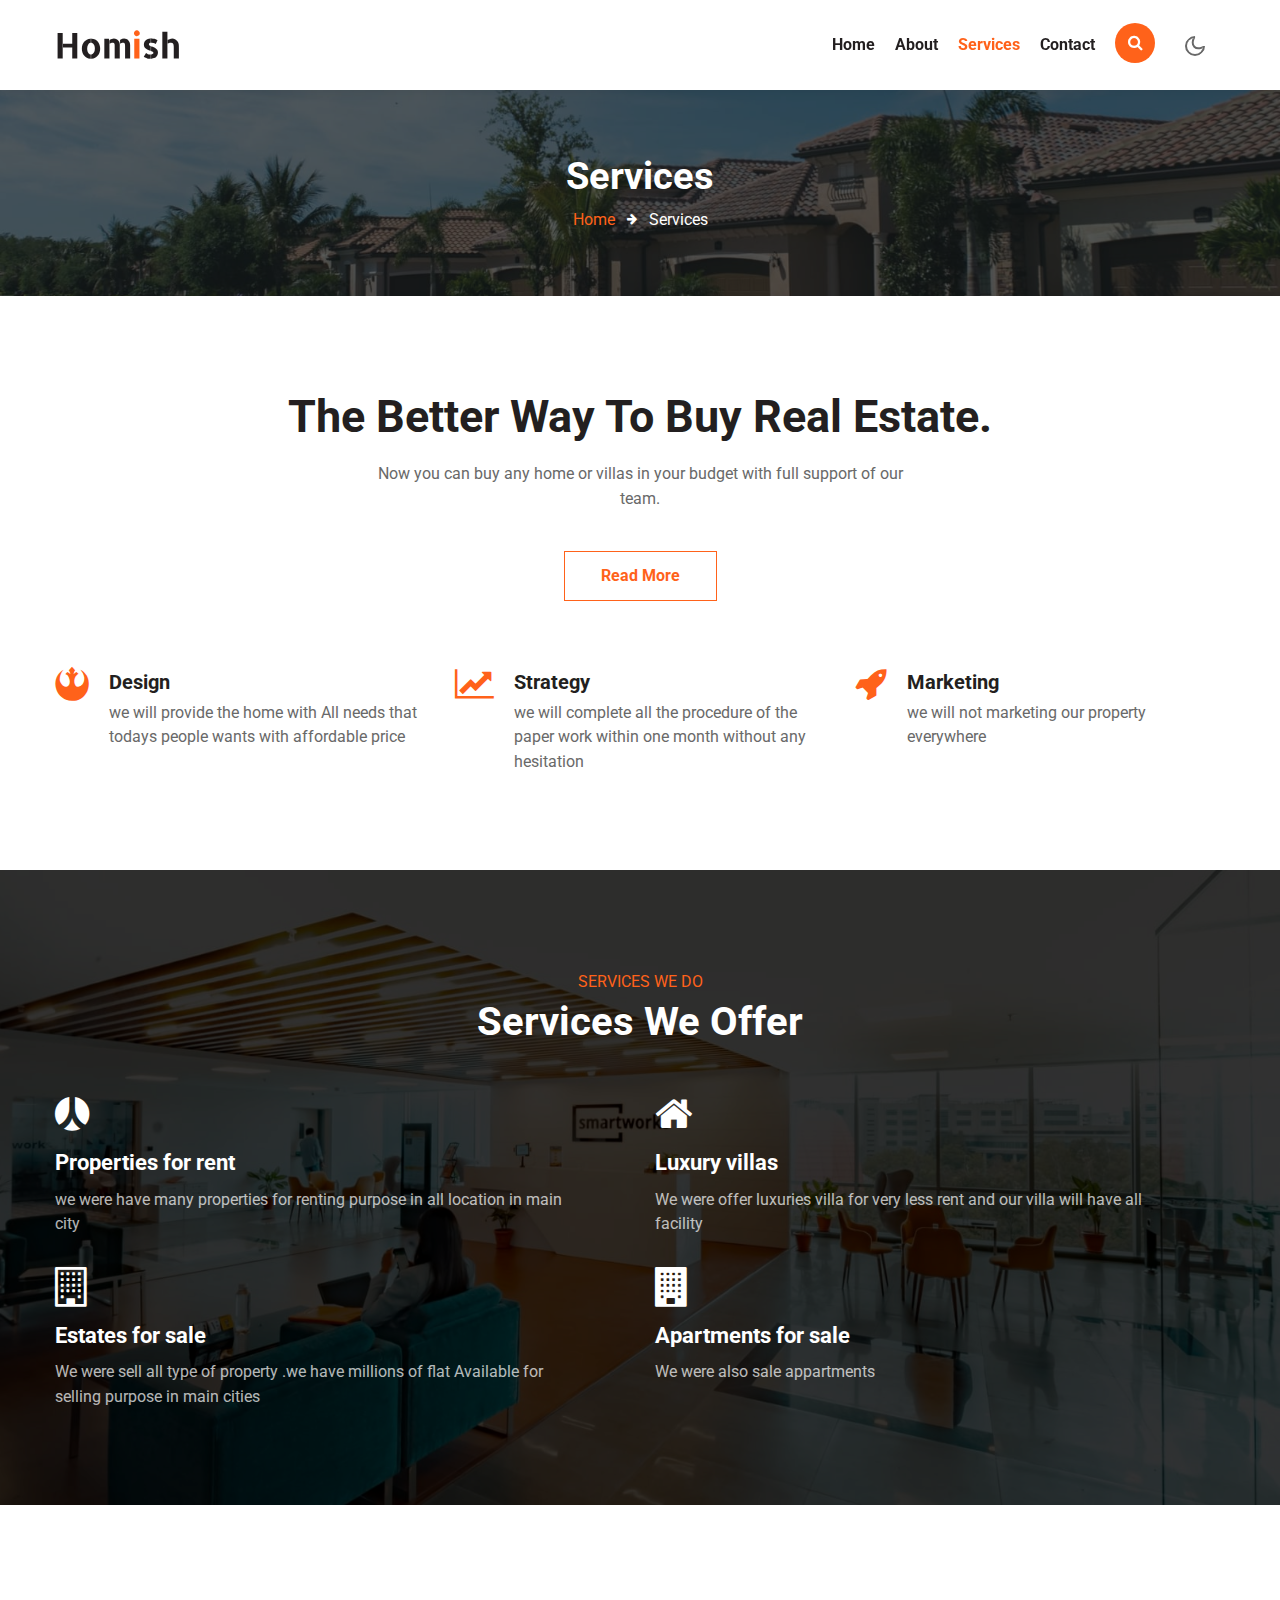
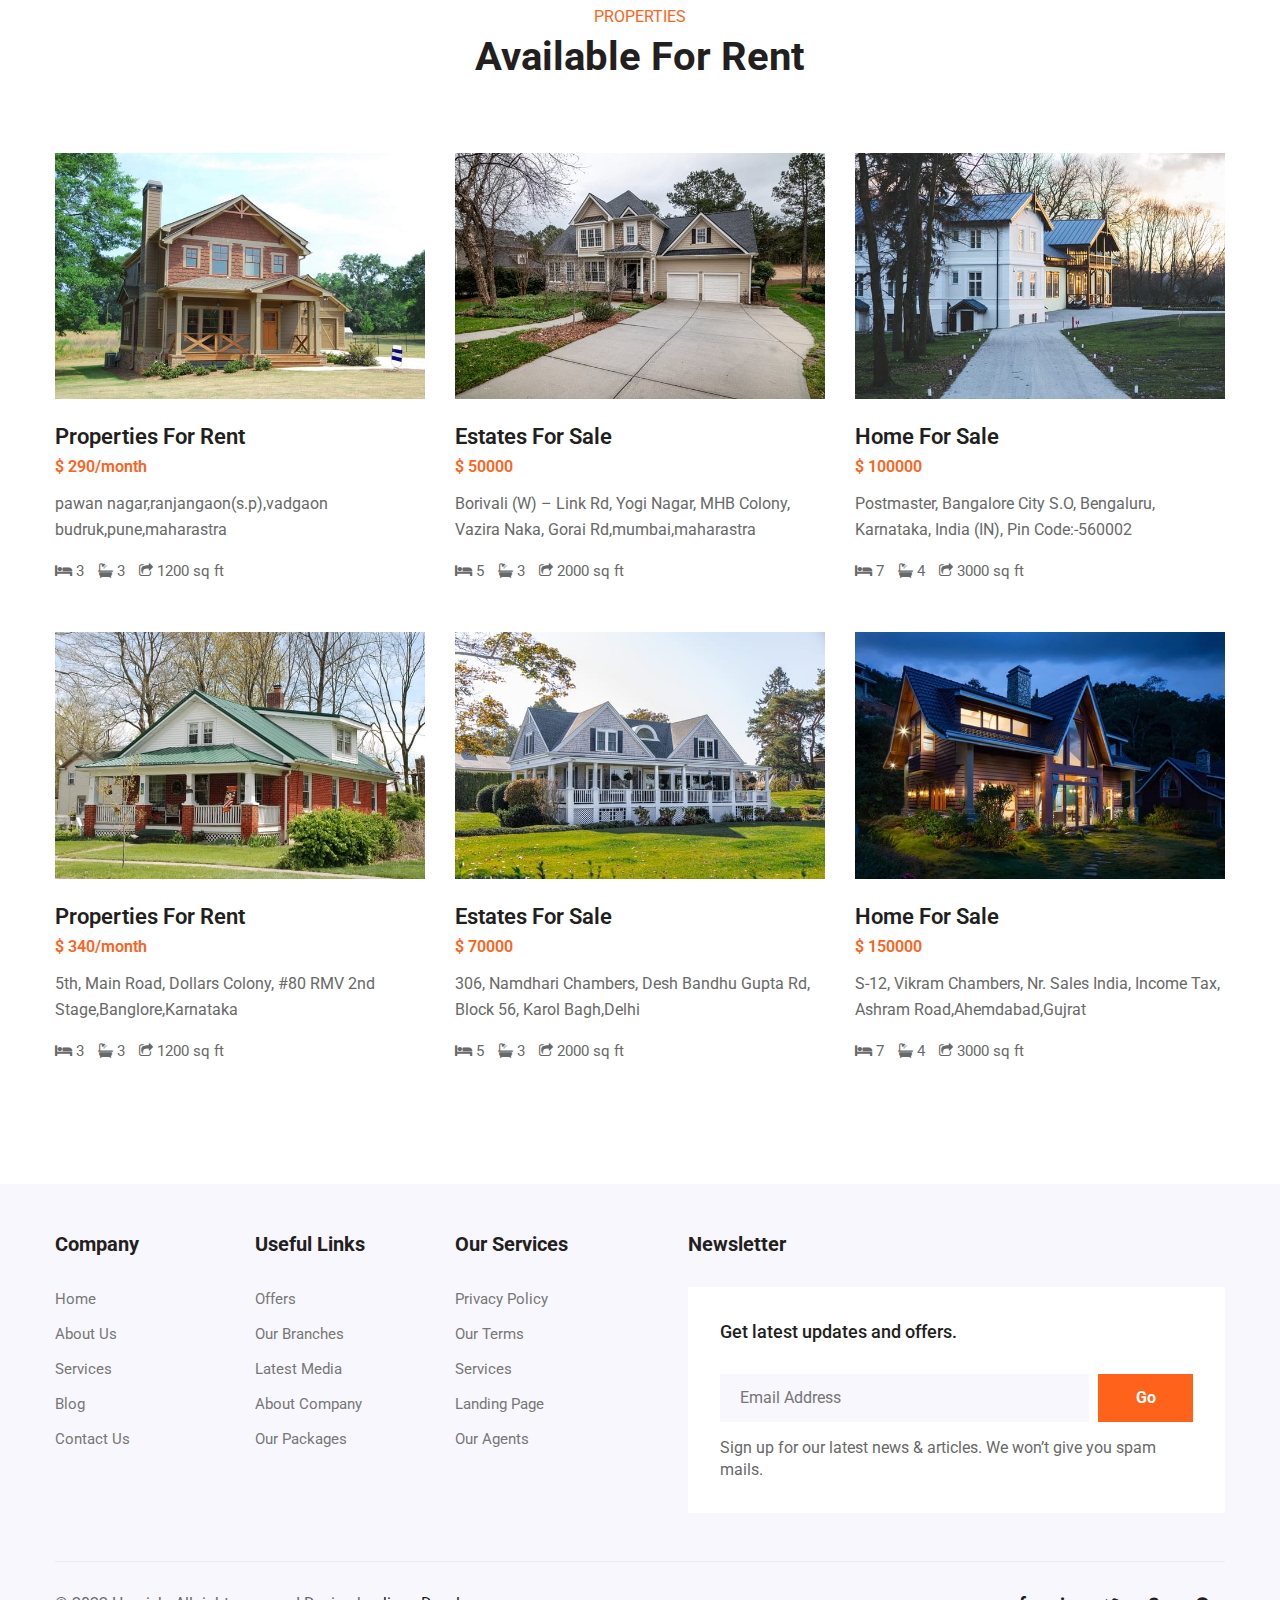
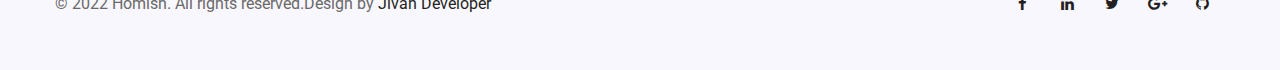
<file: services.html>
<!doctype html>
<html lang="zxx">

<head>
  <!-- Required meta tags -->
  <meta charset="utf-8">
  <meta name="viewport" content="width=device-width, initial-scale=1, shrink-to-fit=no">
  <title>jivan's real Estate</title>
  <!-- google fonts -->
  <link href="//fonts.googleapis.com/css2?family=Roboto:wght@300;400;700&display=swap" rel="stylesheet">
  <link href="//fonts.googleapis.com/css2?family=Allerta+Stencil&display=swap" rel="stylesheet">
  <!-- google fonts -->
  <!-- Template CSS -->
  <link rel="stylesheet" href="assets/css/style-starter.css">
  <!-- Template CSS -->
</head>

<body>
  <!--header-->
  <header id="site-header" class="fixed-top">
    <div class="container">
      <nav class="navbar navbar-expand-lg stroke">
        <h1><a class="navbar-brand mr-lg-5" href="index.html">
            Hom<span>i</span>sh
          </a></h1>
        <!-- if logo is image enable this   
      <a class="navbar-brand" href="#index.html">
          <img src="image-path" alt="Your logo" title="Your logo" style="height:35px;" />
      </a> -->
        <button class="navbar-toggler  collapsed bg-gradient" type="button" data-toggle="collapse"
          data-target="#navbarTogglerDemo02" aria-controls="navbarTogglerDemo02" aria-expanded="false"
          aria-label="Toggle navigation">
          <span class="navbar-toggler-icon fa icon-expand fa-bars"></span>
          <span class="navbar-toggler-icon fa icon-close fa-times"></span>
          </span>
        </button>

        <div class="collapse navbar-collapse" id="navbarTogglerDemo02">
          <ul class="navbar-nav ml-auto">
            <li class="nav-item">
              <a class="nav-link" href="index.html">Home <span class="sr-only">(current)</span></a>
            </li>
            <li class="nav-item">
              <a class="nav-link" href="about.html">About</a>
            </li>
            <li class="nav-item active">
              <a class="nav-link" href="services.html">Services</a>
            </li>
     
            <li class="nav-item">
              <a class="nav-link" href="contact.html">Contact</a>
            </li>
            <div class="search-right">
              <a href="#search" title="search"><span class="fa fa-search" aria-hidden="true"></span></a>
              <!-- search popup -->
              <div id="search" class="pop-overlay">
                <div class="popup">

                  <form action="#" method="GET" class="search-box">
                    <input type="search" placeholder="Enter Keyword" name="search" required="required" autofocus="">
                    <button type="submit" class="btn">Search Now</button>
                  </form>

                </div>
                <a class="close" href="#close">×</a>
              </div>
              <!-- /search popup -->
            </div>
          </ul>
        </div>
        <!-- toggle switch for light and dark theme -->
        <div class="mobile-position">
          <nav class="navigation">
            <div class="theme-switch-wrapper">
              <label class="theme-switch" for="checkbox">
                <input type="checkbox" id="checkbox">
                <div class="mode-container">
                  <i class="gg-sun"></i>
                  <i class="gg-moon"></i>
                </div>
              </label>
            </div>
          </nav>
        </div>
        <!-- //toggle switch for light and dark theme -->
      </nav>
    </div>
  </header>
  <!-- //header -->
  <!-- about breadcrumb -->
  <section class="w3l-about-breadcrumb text-center">
    <div class="breadcrumb-bg breadcrumb-bg-about py-sm-5 py-4">
      <div class="container">
        <h2 class="title">Services</h2>
        <ul class="breadcrumbs-custom-path mt-2">
          <li><a href="#url">Home</a></li>
          <li class="active"><span class="fa fa-arrow-right mx-2" aria-hidden="true"></span> Services </li>
        </ul>
      </div>
    </div>
  </section>
  <!-- //about breadcrumb -->
  <!-- call to action 5 -->
  <section class="w3l-cta5">
    <div class="call-to-action-5 py-5">
      <div class="container py-lg-5">
        <div class="call-to-action-5-content text-center">
          <h3 class="hny-title">The better way to buy real estate.</h3>
          <p>Now you can buy any home or villas in your budget with full support of our team.</p>
          <a href="#url" class="btn btn-style btn-primary mb-4">Read More</a>
          <div class="three-grids row">
            <div class="col-lg-4 col-md-6 grid mt-md-0 mt-4">
              <div class="icon">
                <span class="fa fa-rebel" aria-hidden="true"></span>
              </div>
              <div class="icon-info">
                <h4><a href="#">Design</a></h4>
                <p>we will provide the home with All needs that todays people wants with affordable price</p>
              </div>
            </div>
            <div class="col-lg-4 col-md-6 grid mt-md-0 mt-4">
              <div class="icon">
                <span class="fa fa-line-chart" aria-hidden="true"></span>
              </div>
              <div class="icon-info">
                <h4><a href="#">Strategy</a></h4>
                <p>we will complete all the procedure of the paper work within one month without any hesitation</p>
              </div>
            </div>
            <div class="col-lg-4 col-md-6 mt-lg-0 mt-4 grid">
              <div class="icon">
                <span class="fa fa-rocket" aria-hidden="true"></span>
              </div>
              <div class="icon-info">
                <h4><a href="#">Marketing</a></h4>
                <p>we will not marketing our property everywhere</p>
              </div>
            </div>
          </div>
        </div>
      </div>
    </div>
  </section>
  <!-- /call to action 5 -->
  <section class="w3l-features14">
    <div class="w3l-feature-6-main py-5">
      <div class="container py-lg-5">
        <div class="wrapper-max">
          <div class="header-section text-center mb-5">
            <h6 class="sub-title">Services We Do</h6>
            <h3 class="hny-title two">
              Services We Offer
            </h3>
          </div>
          <div class="grid mt-lg-4">
            <div class="w3l-feature-6-gd">
              <div class="icon"><span class="fa fa-renren"></span></div>
              <div class="w3l-feature-6-gd-info">
                <h3><a href="#url">Properties for rent</a></h3>
                <p class="pr-lg-5">we were have many properties for renting purpose in all location in main city  </p>
              </div>
            </div>
            <div class="w3l-feature-6-gd">
              <div class="icon"><span class="fa fa-home"></span></div>
              <div class="w3l-feature-6-gd-info">
                <h3><a href="#url">Luxury villas</a></h3>
                <p class="pr-lg-5">We were offer luxuries villa for very less rent and our villa will have all facility </p>
              </div>
            </div>
            <div class="w3l-feature-6-gd">
              <div class="icon"><span class="fa fa-building-o"></span></div>
              <div class="w3l-feature-6-gd-info">
                <h3><a href="#url">Estates for sale</a></h3>
                <p class="pr-lg-5">We were sell all type of property .we have millions of flat Available for selling purpose in main cities </p>
              </div>
            </div>
            <div class="w3l-feature-6-gd">
              <div class="icon"><span class="fa fa-building"></span></div>
              <div class="w3l-feature-6-gd-info">
                <h3><a href="#url">Apartments for sale</a></h3>
                <p class="pr-lg-5">We were also sale appartments </p>
              </div>
            </div>
          </div>

        </div>
      </div>
    </div>
  </section>
  <!--/-->
  <!--/services-->
  <section class="w3l-services1">
    <div id="content-with-photo4-block" class="py-5">
      <div class="container py-md-5">
        <div class="header-section text-center mb-5">
          <h6 class="sub-title"> Properties</h6>
          <h3 class="hny-title">
            Available For Rent
          </h3>
        </div>
        <div class="cwp4-two row">
          <div class="cwp4-image col-lg-4 col-md-6 mt-4">
            <div class="grids4-info">
              <a href="#"><img src="assets/images/g3.jpg" class="img-fluid" alt=""></a>
              <div class="info-bg">
                <h5><a href="#">Properties for rent</a></h5>
                <span class="price">$ 290/month</span>
                <p>pawan nagar,ranjangaon(s.p),vadgaon budruk,pune,maharastra</p>
                <ul>
                  <li><span class="fa fa-bed"></span> 3</li>
                  <li><span class="fa fa-bath"></span> 3</li>
                  <li><span class="fa fa-share-square-o"></span> 1200 sq ft</li>
                </ul>
              </div>
            </div>
          </div>
          <div class="cwp4-image col-lg-4 col-md-6 mt-4">
            <div class="grids4-info">
              <a href="#"><img src="assets/images/g1.jpg" class="img-fluid" alt=""></a>
              <div class="info-bg">
                <h5><a href="#">Estates for sale</a></h5>
                <span class="price">$ 50000</span>
                <p>Borivali (W) – Link Rd, Yogi Nagar, MHB Colony, Vazira Naka, Gorai Rd,mumbai,maharastra</p>
                <ul>
                  <li><span class="fa fa-bed"></span> 5</li>
                  <li><span class="fa fa-bath"></span> 3</li>
                  <li><span class="fa fa-share-square-o"></span> 2000 sq ft</li>
                </ul>
              </div>
            </div>
          </div>
          <div class="cwp4-image col-lg-4 col-md-6 mt-4">
            <div class="grids4-info">
              <a href="#"><img src="assets/images/g2.jpg" class="img-fluid" alt=""></a>
              <div class="info-bg">
                <h5><a href="#">Home for sale</a></h5>
                <span class="price">$ 100000</span>
                <p>Postmaster, Bangalore City S.O, Bengaluru, Karnataka, India (IN), Pin Code:-560002</p>
                <ul>
                  <li><span class="fa fa-bed"></span> 7</li>
                  <li><span class="fa fa-bath"></span> 4</li>
                  <li><span class="fa fa-share-square-o"></span> 3000 sq ft</li>
                </ul>
              </div>
            </div>
          </div>
          <div class="cwp4-image col-lg-4 col-md-6 mt-4">
            <div class="grids4-info">
              <a href="#"><img src="assets/images/g4.jpg" class="img-fluid" alt=""></a>
              <div class="info-bg">
                <h5><a href="#">Properties for rent</a></h5>
                <span class="price">$ 340/month</span>
                <p>5th, Main Road, Dollars Colony, #80 RMV 2nd Stage,Banglore,Karnataka</p>
                <ul>
                  <li><span class="fa fa-bed"></span> 3</li>
                  <li><span class="fa fa-bath"></span> 3</li>
                  <li><span class="fa fa-share-square-o"></span> 1200 sq ft</li>
                </ul>
              </div>
            </div>
          </div>
          <div class="cwp4-image col-lg-4 col-md-6 mt-4">
            <div class="grids4-info">
              <a href="#"><img src="assets/images/g5.jpg" class="img-fluid" alt=""></a>
              <div class="info-bg">
                <h5><a href="#">Estates for sale</a></h5>
                <span class="price">$ 70000</span>
                <p>306, Namdhari Chambers, Desh Bandhu Gupta Rd, Block 56, Karol Bagh,Delhi</p>
                <ul>
                  <li><span class="fa fa-bed"></span> 5</li>
                  <li><span class="fa fa-bath"></span> 3</li>
                  <li><span class="fa fa-share-square-o"></span> 2000 sq ft</li>
                </ul>
              </div>
            </div>
          </div>
          <div class="cwp4-image col-lg-4 col-md-6 mt-4">
            <div class="grids4-info">
              <a href="#"><img src="assets/images/g6.jpg" class="img-fluid" alt=""></a>
              <div class="info-bg">
                <h5><a href="#">Home for sale</a></h5>
                <span class="price">$ 150000</span>
                <p>S-12, Vikram Chambers, Nr. Sales India, Income Tax, Ashram Road,Ahemdabad,Gujrat</p>
                <ul>
                  <li><span class="fa fa-bed"></span> 7</li>
                  <li><span class="fa fa-bath"></span> 4</li>
                  <li><span class="fa fa-share-square-o"></span> 3000 sq ft</li>
                </ul>
              </div>
            </div>
          </div>


        </div>
      </div>
    </div>
  </section>
  <!--//services-->
  <!--/w3l-footer-29-main-->
  <footer>
    <!-- footer -->
    <section class="w3l-footer">
      <div class="w3l-footer-16-main py-5">
        <div class="container">
          <div class="row">
            <div class="col-lg-6 column">
              <div class="row">
                <div class="col-md-4 column">
                  <h3>Company</h3>
                  <ul class="footer-gd-16">
                    <li><a href="index.html">Home</a></li>
                    <li><a href="about.html">About Us</a></li>
                    <li><a href="services.html">Services</a></li>
                    <li><a href="#">Blog</a></li>
                    <li><a href="contact.html">Contact Us</a></li>
                  </ul>
                </div>
                <div class="col-md-4 column mt-md-0 mt-4">
                  <h3>Useful Links</h3>
                  <ul class="footer-gd-16">
                    <li><a href="#url">Offers</a></li>
                    <li><a href="#url">Our Branches</a></li>
                    <li><a href="#url">Latest Media</a></li>
                    <li><a href="about.html">About Company</a></li>
                    <li><a href="#url">Our Packages</a></li>
                  </ul>
                </div>
                <div class="col-md-4 column mt-md-0 mt-4">
                  <h3>Our Services</h3>
                  <ul class="footer-gd-16">
                    <li><a href="#url">Privacy Policy</a></li>
                    <li><a href="#url">Our Terms</a></li>
                    <li><a href="services.html">Services</a></li>
                    <li><a href="#">Landing Page</a></li>
                    <li><a href="#url">Our Agents</a></li>
                  </ul>
                </div>
              </div>
            </div>
            <div class="col-lg-6 col-md-12 column pl-lg-5 column4 mt-lg-0 mt-5">
              <h3>Newsletter </h3>
              <div class="end-column">
                <h4>Get latest updates and offers.</h4>
                <form action="#" class="subscribe" method="post">
                  <input type="email" name="email" placeholder="Email Address" required="">
                  <button type="submit">Go</button>
                </form>
                <p>Sign up for our latest news & articles. We won’t give you spam mails.</p>
              </div>
            </div>
          </div>
          <div class="d-flex below-section justify-content-between align-items-center pt-4 mt-5">
            <div class="columns text-lg-left text-center">
              <p>&copy; 2022 Homish. All rights reserved.Design by <a target="_blank">
                  Jivan Developer</a>
              </p>
            </div>
            <div class="columns-2 mt-lg-0 mt-3">
              <ul class="social">
                <li><a href="#facebook"><span class="fa fa-facebook" aria-hidden="true"></span></a>
                </li>
                <li><a href="#linkedin"><span class="fa fa-linkedin" aria-hidden="true"></span></a>
                </li>
                <li><a href="#twitter"><span class="fa fa-twitter" aria-hidden="true"></span></a>
                </li>
                <li><a href="#google"><span class="fa fa-google-plus" aria-hidden="true"></span></a>
                </li>
                <li><a href="#github"><span class="fa fa-github" aria-hidden="true"></span></a>
                </li>
              </ul>
            </div>
          </div>
        </div>
      </div>

      <!-- move top -->
      <button onclick="topFunction()" id="movetop" title="Go to top">
        <span class="fa fa-angle-up"></span>
      </button>
      <script>
        // When the user scrolls down 20px from the top of the document, show the button
        window.onscroll = function () {
          scrollFunction()
        };

        function scrollFunction() {
          if (document.body.scrollTop > 20 || document.documentElement.scrollTop > 20) {
            document.getElementById("movetop").style.display = "block";
          } else {
            document.getElementById("movetop").style.display = "none";
          }
        }

        // When the user clicks on the button, scroll to the top of the document
        function topFunction() {
          document.body.scrollTop = 0;
          document.documentElement.scrollTop = 0;
        }
      </script>
      <!-- //move top -->
      <script>
        $(function () {
          $('.navbar-toggler').click(function () {
            $('body').toggleClass('noscroll');
          })
        });
      </script>
    </section>
    <!-- //footer -->
  </footer>
  <!--//w3l-footer-29-main-->
  <!-- Template JavaScript -->
  <script src="assets/js/jquery-3.3.1.min.js"></script>
  <script src="assets/js/theme-change.js"></script>
  <!--/MENU-JS-->
  <script>
    $(window).on("scroll", function () {
      var scroll = $(window).scrollTop();

      if (scroll >= 80) {
        $("#site-header").addClass("nav-fixed");
      } else {
        $("#site-header").removeClass("nav-fixed");
      }
    });

    //Main navigation Active Class Add Remove
    $(".navbar-toggler").on("click", function () {
      $("header").toggleClass("active");
    });
    $(document).on("ready", function () {
      if ($(window).width() > 991) {
        $("header").removeClass("active");
      }
      $(window).on("resize", function () {
        if ($(window).width() > 991) {
          $("header").removeClass("active");
        }
      });
    });
  </script>
  <!--//MENU-JS-->

  <script src="assets/js/bootstrap.min.js"></script>

</body>

</html>
</file>
<file: assets/css/style-starter.css>
/*--

--*/
@charset "UTF-8";

/*!
 * Bootstrap v4.4.1 (https://getbootstrap.com/)
 * Copyright 2011-2019 The Bootstrap Authors
 * Copyright 2011-2019 Twitter, Inc.
 * Licensed under MIT (https://github.com/twbs/bootstrap/blob/master/LICENSE)
 */
:root {
  --blue: #007bff;
  --indigo: #6610f2;
  --purple: #6f42c1;
  --pink: #e83e8c;
  --red: #dc3545;
  --orange: #fd7e14;
  --yellow: #ffc107;
  --green: #28a745;
  --teal: #20c997;
  --cyan: #17a2b8;
  --white: #fff;
  --gray: #6c757d;
  --gray-dark: #343a40;
  --primary: #011627;
  --secondary: #1fa12e;
  --success: #28a745;
  --info: #17a2b8;
  --warning: #ffc107;
  --danger: #dc3545;
  --light: #f8f9fa;
  --dark: #343a40;
  --breakpoint-xs: 0;
  --breakpoint-sm: 576px;
  --breakpoint-md: 768px;
  --breakpoint-lg: 992px;
  --breakpoint-xl: 1200px;
  --font-family-sans-serif: -apple-system, BlinkMacSystemFont, "Segoe UI", Roboto, "Helvetica Neue", Arial, "Noto Sans", sans-serif, "Apple Color Emoji", "Segoe UI Emoji", "Segoe UI Symbol", "Noto Color Emoji";
  --font-family-monospace: SFMono-Regular, Menlo, Monaco, Consolas, "Liberation Mono", "Courier New", monospace;
}

*,
*::before,
*::after {
  box-sizing: border-box;
}

html {
  font-family: 'Roboto', sans-serif;
  line-height: 1.15;
  -webkit-text-size-adjust: 100%;
  -webkit-tap-highlight-color: rgba(0, 0, 0, 0);
}

article,
aside,
figcaption,
figure,
footer,
header,
hgroup,
main,
nav,
section {
  display: block;
}

body {
  margin: 0;
  font-family: -apple-system, BlinkMacSystemFont, "Segoe UI", Roboto, "Helvetica Neue", Arial, "Noto Sans", sans-serif, "Apple Color Emoji", "Segoe UI Emoji", "Segoe UI Symbol", "Noto Color Emoji";
  font-size: 1rem;
  font-weight: 400;
  line-height: 1.5;
  color: #212529;
  text-align: left;
  background-color: #fff;
}

[tabindex="-1"]:focus:not(:focus-visible) {
  outline: 0 !important;
}

hr {
  box-sizing: content-box;
  height: 0;
  overflow: visible;
}

h1,
h2,
h3,
h4,
h5,
h6 {
  margin-top: 0;
  margin-bottom: 0.5rem;
}

p {
  margin-top: 0;
  margin-bottom: 1rem;
}

abbr[title],
abbr[data-original-title] {
  text-decoration: underline;
  -webkit-text-decoration: underline dotted;
  text-decoration: underline dotted;
  cursor: help;
  border-bottom: 0;
  -webkit-text-decoration-skip-ink: none;
  text-decoration-skip-ink: none;
}

address {
  margin-bottom: 1rem;
  font-style: normal;
  line-height: inherit;
}

ol,
ul,
dl {
  margin-top: 0;
  margin-bottom: 1rem;
}

ol ol,
ul ul,
ol ul,
ul ol {
  margin-bottom: 0;
}

dt {
  font-weight: 700;
}

dd {
  margin-bottom: .5rem;
  margin-left: 0;
}

blockquote {
  margin: 0 0 1rem;
}

b,
strong {
  font-weight: bolder;
}

small {
  font-size: 80%;
}

sub,
sup {
  position: relative;
  font-size: 75%;
  line-height: 0;
  vertical-align: baseline;
}

sub {
  bottom: -.25em;
}

sup {
  top: -.5em;
}

a {
  color: #011627;
  text-decoration: none;
  background-color: transparent;
}

a:hover {
  color: #011627;
  text-decoration: underline;
}

a:not([href]) {
  color: inherit;
  text-decoration: none;
}

a:not([href]):hover {
  color: inherit;
  text-decoration: none;
}

pre,
code,
kbd,
samp {
  font-family: SFMono-Regular, Menlo, Monaco, Consolas, "Liberation Mono", "Courier New", monospace;
  font-size: 1em;
}

pre {
  margin-top: 0;
  margin-bottom: 1rem;
  overflow: auto;
}

figure {
  margin: 0 0 1rem;
}

img {
  vertical-align: middle;
  border-style: none;
}

svg {
  overflow: hidden;
  vertical-align: middle;
}

table {
  border-collapse: collapse;
}

caption {
  padding-top: 0.75rem;
  padding-bottom: 0.75rem;
  color: #6c757d;
  text-align: left;
  caption-side: bottom;
}

th {
  text-align: inherit;
}

label {
  display: inline-block;
  margin-bottom: 0.5rem;
}

button {
  border-radius: 0;
}

button:focus {
  outline: 1px dotted;
  outline: 5px auto -webkit-focus-ring-color;
}

input,
button,
select,
optgroup,
textarea {
  margin: 0;
  font-family: 'Roboto', sans-serif;
  font-size: inherit;
  line-height: inherit;
}

button,
input {
  overflow: visible;
}

button,
select {
  text-transform: none;
}

select {
  word-wrap: normal;
}

button,
[type="button"],
[type="reset"],
[type="submit"] {
  -webkit-appearance: button;
}

button:not(:disabled),
[type="button"]:not(:disabled),
[type="reset"]:not(:disabled),
[type="submit"]:not(:disabled) {
  cursor: pointer;
}

button::-moz-focus-inner,
[type="button"]::-moz-focus-inner,
[type="reset"]::-moz-focus-inner,
[type="submit"]::-moz-focus-inner {
  padding: 0;
  border-style: none;
}

input[type="radio"],
input[type="checkbox"] {
  box-sizing: border-box;
  padding: 0;
}

input[type="date"],
input[type="time"],
input[type="datetime-local"],
input[type="month"] {
  -webkit-appearance: listbox;
}

textarea {
  overflow: auto;
  resize: vertical;
}

fieldset {
  min-width: 0;
  padding: 0;
  margin: 0;
  border: 0;
}

legend {
  display: block;
  width: 100%;
  max-width: 100%;
  padding: 0;
  margin-bottom: .5rem;
  font-size: 1.5rem;
  line-height: inherit;
  color: inherit;
  white-space: normal;
}

@media (max-width: 1200px) {
  legend {
    font-size: calc(1.275rem + 0.3vw);
  }
}

progress {
  vertical-align: baseline;
}

[type="number"]::-webkit-inner-spin-button,
[type="number"]::-webkit-outer-spin-button {
  height: auto;
}

[type="search"] {
  outline-offset: -2px;
  -webkit-appearance: none;
}

[type="search"]::-webkit-search-decoration {
  -webkit-appearance: none;
}

::-webkit-file-upload-button {
  font: inherit;
  -webkit-appearance: button;
}

output {
  display: inline-block;
}

summary {
  display: list-item;
  cursor: pointer;
}

template {
  display: none;
}

[hidden] {
  display: none !important;
}

h1,
h2,
h3,
h4,
h5,
h6,
.h1,
.h2,
.h3,
.h4,
.h5,
.h6 {
  margin-bottom: 0.5rem;
  font-weight: 500;
  line-height: 1.2;
}

h1,
.h1 {
  font-size: 2.5rem;
}

@media (max-width: 1200px) {

  h1,
  .h1 {
    font-size: calc(1.375rem + 1.5vw);
  }
}

h2,
.h2 {
  font-size: 2rem;
}

@media (max-width: 1200px) {

  h2,
  .h2 {
    font-size: calc(1.325rem + 0.9vw);
  }
}

h3,
.h3 {
  font-size: 1.75rem;
}

@media (max-width: 1200px) {

  h3,
  .h3 {
    font-size: calc(1.3rem + 0.6vw);
  }
}

h4,
.h4 {
  font-size: 1.5rem;
}

@media (max-width: 1200px) {

  h4,
  .h4 {
    font-size: calc(1.275rem + 0.3vw);
  }
}

h5,
.h5 {
  font-size: 1.25rem;
}

h6,
.h6 {
  font-size: 1rem;
}

.lead {
  font-size: 1.25rem;
  font-weight: 300;
}

.display-1 {
  font-size: 6rem;
  font-weight: 300;
  line-height: 1.2;
}

@media (max-width: 1200px) {
  .display-1 {
    font-size: calc(1.725rem + 5.7vw);
  }
}

.display-2 {
  font-size: 5.5rem;
  font-weight: 300;
  line-height: 1.2;
}

@media (max-width: 1200px) {
  .display-2 {
    font-size: calc(1.675rem + 5.1vw);
  }
}

.display-3 {
  font-size: 4.5rem;
  font-weight: 300;
  line-height: 1.2;
}

@media (max-width: 1200px) {
  .display-3 {
    font-size: calc(1.575rem + 3.9vw);
  }
}

.display-4 {
  font-size: 3.5rem;
  font-weight: 300;
  line-height: 1.2;
}

@media (max-width: 1200px) {
  .display-4 {
    font-size: calc(1.475rem + 2.7vw);
  }
}

hr {
  margin-top: 1rem;
  margin-bottom: 1rem;
  border: 0;
  border-top: 1px solid rgba(0, 0, 0, 0.1);
}

small,
.small {
  font-size: 80%;
  font-weight: 400;
}

mark,
.mark {
  padding: 0.2em;
  background-color: #fcf8e3;
}

.list-unstyled {
  padding-left: 0;
  list-style: none;
}

.list-inline {
  padding-left: 0;
  list-style: none;
}

.list-inline-item {
  display: inline-block;
}

.list-inline-item:not(:last-child) {
  margin-right: 0.5rem;
}

.initialism {
  font-size: 90%;
  text-transform: uppercase;
}

.blockquote {
  margin-bottom: 1rem;
  font-size: 1.25rem;
}

.blockquote-footer {
  display: block;
  font-size: 80%;
  color: var(--font-color);
  font-weight: 500;
}

.blockquote-footer::before {
  content: "\2014\00A0";
}

.img-fluid {
  max-width: 100%;
  height: auto;
}

.img-thumbnail {
  padding: 0.25rem;
  background-color: #fff;
  border: 1px solid #dee2e6;
  border-radius: 0.25rem;
  max-width: 100%;
  height: auto;
}

.figure {
  display: inline-block;
}

.figure-img {
  margin-bottom: 0.5rem;
  line-height: 1;
}

.figure-caption {
  font-size: 90%;
  color: #6c757d;
}

code {
  font-size: 87.5%;
  color: #e83e8c;
  word-wrap: break-word;
}

a>code {
  color: inherit;
}

kbd {
  padding: 0.2rem 0.4rem;
  font-size: 87.5%;
  color: #fff;
  background-color: #212529;
  border-radius: 0.2rem;
}

kbd kbd {
  padding: 0;
  font-size: 100%;
  font-weight: 700;
}

pre {
  display: block;
  font-size: 87.5%;
  color: #212529;
}

pre code {
  font-size: inherit;
  color: inherit;
  word-break: normal;
}

.pre-scrollable {
  max-height: 340px;
  overflow-y: scroll;
}

.container {
  width: 100%;
  padding-right: 15px;
  padding-left: 15px;
  margin-right: auto;
  margin-left: auto;
}

@media (min-width: 576px) {
  .container {
    max-width: 540px;
  }
}

@media (min-width: 768px) {
  .container {
    max-width: 720px;
  }
}

@media (min-width: 992px) {
  .container {
    max-width: 960px;
  }
}

@media (min-width: 1200px) {
  .container {
    max-width: 1140px;
  }
}

.container-fluid,
.container-sm,
.container-md,
.container-lg,
.container-xl {
  width: 100%;
  padding-right: 15px;
  padding-left: 15px;
  margin-right: auto;
  margin-left: auto;
}

@media (min-width: 576px) {

  .container,
  .container-sm {
    max-width: 540px;
  }
}

@media (min-width: 768px) {

  .container,
  .container-sm,
  .container-md {
    max-width: 720px;
  }
}

@media (min-width: 992px) {

  .container,
  .container-sm,
  .container-md,
  .container-lg {
    max-width: 960px;
  }
}

@media (min-width: 1200px) {

  .container,
  .container-sm,
  .container-md,
  .container-lg,
  .container-xl {
    max-width: 1140px;
  }
}

.row {
  display: flex;
  flex-wrap: wrap;
  margin-right: -15px;
  margin-left: -15px;
}

.no-gutters {
  margin-right: 0;
  margin-left: 0;
}

.no-gutters>.col,
.no-gutters>[class*="col-"] {
  padding-right: 0;
  padding-left: 0;
}

.col-1,
.col-2,
.col-3,
.col-4,
.col-5,
.col-6,
.col-7,
.col-8,
.col-9,
.col-10,
.col-11,
.col-12,
.col,
.col-auto,
.col-sm-1,
.col-sm-2,
.col-sm-3,
.col-sm-4,
.col-sm-5,
.col-sm-6,
.col-sm-7,
.col-sm-8,
.col-sm-9,
.col-sm-10,
.col-sm-11,
.col-sm-12,
.col-sm,
.col-sm-auto,
.col-md-1,
.col-md-2,
.col-md-3,
.col-md-4,
.col-md-5,
.col-md-6,
.col-md-7,
.col-md-8,
.col-md-9,
.col-md-10,
.col-md-11,
.col-md-12,
.col-md,
.col-md-auto,
.col-lg-1,
.col-lg-2,
.col-lg-3,
.col-lg-4,
.col-lg-5,
.col-lg-6,
.col-lg-7,
.col-lg-8,
.col-lg-9,
.col-lg-10,
.col-lg-11,
.col-lg-12,
.col-lg,
.col-lg-auto,
.col-xl-1,
.col-xl-2,
.col-xl-3,
.col-xl-4,
.col-xl-5,
.col-xl-6,
.col-xl-7,
.col-xl-8,
.col-xl-9,
.col-xl-10,
.col-xl-11,
.col-xl-12,
.col-xl,
.col-xl-auto {
  position: relative;
  width: 100%;
  padding-right: 15px;
  padding-left: 15px;
}

.col {
  flex-basis: 0;
  flex-grow: 1;
  max-width: 100%;
}

.row-cols-1>* {
  flex: 0 0 100%;
  max-width: 100%;
}

.row-cols-2>* {
  flex: 0 0 50%;
  max-width: 50%;
}

.row-cols-3>* {
  flex: 0 0 33.33333%;
  max-width: 33.33333%;
}

.row-cols-4>* {
  flex: 0 0 25%;
  max-width: 25%;
}

.row-cols-5>* {
  flex: 0 0 20%;
  max-width: 20%;
}

.row-cols-6>* {
  flex: 0 0 16.66667%;
  max-width: 16.66667%;
}

.col-auto {
  flex: 0 0 auto;
  width: auto;
  max-width: 100%;
}

.col-1 {
  flex: 0 0 8.33333%;
  max-width: 8.33333%;
}

.col-2 {
  flex: 0 0 16.66667%;
  max-width: 16.66667%;
}

.col-3 {
  flex: 0 0 25%;
  max-width: 25%;
}

.col-4 {
  flex: 0 0 33.33333%;
  max-width: 33.33333%;
}

.col-5 {
  flex: 0 0 41.66667%;
  max-width: 41.66667%;
}

.col-6 {
  flex: 0 0 50%;
  max-width: 50%;
}

.col-7 {
  flex: 0 0 58.33333%;
  max-width: 58.33333%;
}

.col-8 {
  flex: 0 0 66.66667%;
  max-width: 66.66667%;
}

.col-9 {
  flex: 0 0 75%;
  max-width: 75%;
}

.col-10 {
  flex: 0 0 83.33333%;
  max-width: 83.33333%;
}

.col-11 {
  flex: 0 0 91.66667%;
  max-width: 91.66667%;
}

.col-12 {
  flex: 0 0 100%;
  max-width: 100%;
}

.order-first {
  order: -1;
}

.order-last {
  order: 13;
}

.order-0 {
  order: 0;
}

.order-1 {
  order: 1;
}

.order-2 {
  order: 2;
}

.order-3 {
  order: 3;
}

.order-4 {
  order: 4;
}

.order-5 {
  order: 5;
}

.order-6 {
  order: 6;
}

.order-7 {
  order: 7;
}

.order-8 {
  order: 8;
}

.order-9 {
  order: 9;
}

.order-10 {
  order: 10;
}

.order-11 {
  order: 11;
}

.order-12 {
  order: 12;
}

.offset-1 {
  margin-left: 8.33333%;
}

.offset-2 {
  margin-left: 16.66667%;
}

.offset-3 {
  margin-left: 25%;
}

.offset-4 {
  margin-left: 33.33333%;
}

.offset-5 {
  margin-left: 41.66667%;
}

.offset-6 {
  margin-left: 50%;
}

.offset-7 {
  margin-left: 58.33333%;
}

.offset-8 {
  margin-left: 66.66667%;
}

.offset-9 {
  margin-left: 75%;
}

.offset-10 {
  margin-left: 83.33333%;
}

.offset-11 {
  margin-left: 91.66667%;
}

@media (min-width: 576px) {
  .col-sm {
    flex-basis: 0;
    flex-grow: 1;
    max-width: 100%;
  }

  .row-cols-sm-1>* {
    flex: 0 0 100%;
    max-width: 100%;
  }

  .row-cols-sm-2>* {
    flex: 0 0 50%;
    max-width: 50%;
  }

  .row-cols-sm-3>* {
    flex: 0 0 33.33333%;
    max-width: 33.33333%;
  }

  .row-cols-sm-4>* {
    flex: 0 0 25%;
    max-width: 25%;
  }

  .row-cols-sm-5>* {
    flex: 0 0 20%;
    max-width: 20%;
  }

  .row-cols-sm-6>* {
    flex: 0 0 16.66667%;
    max-width: 16.66667%;
  }

  .col-sm-auto {
    flex: 0 0 auto;
    width: auto;
    max-width: 100%;
  }

  .col-sm-1 {
    flex: 0 0 8.33333%;
    max-width: 8.33333%;
  }

  .col-sm-2 {
    flex: 0 0 16.66667%;
    max-width: 16.66667%;
  }

  .col-sm-3 {
    flex: 0 0 25%;
    max-width: 25%;
  }

  .col-sm-4 {
    flex: 0 0 33.33333%;
    max-width: 33.33333%;
  }

  .col-sm-5 {
    flex: 0 0 41.66667%;
    max-width: 41.66667%;
  }

  .col-sm-6 {
    flex: 0 0 50%;
    max-width: 50%;
  }

  .col-sm-7 {
    flex: 0 0 58.33333%;
    max-width: 58.33333%;
  }

  .col-sm-8 {
    flex: 0 0 66.66667%;
    max-width: 66.66667%;
  }

  .col-sm-9 {
    flex: 0 0 75%;
    max-width: 75%;
  }

  .col-sm-10 {
    flex: 0 0 83.33333%;
    max-width: 83.33333%;
  }

  .col-sm-11 {
    flex: 0 0 91.66667%;
    max-width: 91.66667%;
  }

  .col-sm-12 {
    flex: 0 0 100%;
    max-width: 100%;
  }

  .order-sm-first {
    order: -1;
  }

  .order-sm-last {
    order: 13;
  }

  .order-sm-0 {
    order: 0;
  }

  .order-sm-1 {
    order: 1;
  }

  .order-sm-2 {
    order: 2;
  }

  .order-sm-3 {
    order: 3;
  }

  .order-sm-4 {
    order: 4;
  }

  .order-sm-5 {
    order: 5;
  }

  .order-sm-6 {
    order: 6;
  }

  .order-sm-7 {
    order: 7;
  }

  .order-sm-8 {
    order: 8;
  }

  .order-sm-9 {
    order: 9;
  }

  .order-sm-10 {
    order: 10;
  }

  .order-sm-11 {
    order: 11;
  }

  .order-sm-12 {
    order: 12;
  }

  .offset-sm-0 {
    margin-left: 0;
  }

  .offset-sm-1 {
    margin-left: 8.33333%;
  }

  .offset-sm-2 {
    margin-left: 16.66667%;
  }

  .offset-sm-3 {
    margin-left: 25%;
  }

  .offset-sm-4 {
    margin-left: 33.33333%;
  }

  .offset-sm-5 {
    margin-left: 41.66667%;
  }

  .offset-sm-6 {
    margin-left: 50%;
  }

  .offset-sm-7 {
    margin-left: 58.33333%;
  }

  .offset-sm-8 {
    margin-left: 66.66667%;
  }

  .offset-sm-9 {
    margin-left: 75%;
  }

  .offset-sm-10 {
    margin-left: 83.33333%;
  }

  .offset-sm-11 {
    margin-left: 91.66667%;
  }
}

@media (min-width: 768px) {
  .col-md {
    flex-basis: 0;
    flex-grow: 1;
    max-width: 100%;
  }

  .row-cols-md-1>* {
    flex: 0 0 100%;
    max-width: 100%;
  }

  .row-cols-md-2>* {
    flex: 0 0 50%;
    max-width: 50%;
  }

  .row-cols-md-3>* {
    flex: 0 0 33.33333%;
    max-width: 33.33333%;
  }

  .row-cols-md-4>* {
    flex: 0 0 25%;
    max-width: 25%;
  }

  .row-cols-md-5>* {
    flex: 0 0 20%;
    max-width: 20%;
  }

  .row-cols-md-6>* {
    flex: 0 0 16.66667%;
    max-width: 16.66667%;
  }

  .col-md-auto {
    flex: 0 0 auto;
    width: auto;
    max-width: 100%;
  }

  .col-md-1 {
    flex: 0 0 8.33333%;
    max-width: 8.33333%;
  }

  .col-md-2 {
    flex: 0 0 16.66667%;
    max-width: 16.66667%;
  }

  .col-md-3 {
    flex: 0 0 25%;
    max-width: 25%;
  }

  .col-md-4 {
    flex: 0 0 33.33333%;
    max-width: 33.33333%;
  }

  .col-md-5 {
    flex: 0 0 41.66667%;
    max-width: 41.66667%;
  }

  .col-md-6 {
    flex: 0 0 50%;
    max-width: 50%;
  }

  .col-md-7 {
    flex: 0 0 58.33333%;
    max-width: 58.33333%;
  }

  .col-md-8 {
    flex: 0 0 66.66667%;
    max-width: 66.66667%;
  }

  .col-md-9 {
    flex: 0 0 75%;
    max-width: 75%;
  }

  .col-md-10 {
    flex: 0 0 83.33333%;
    max-width: 83.33333%;
  }

  .col-md-11 {
    flex: 0 0 91.66667%;
    max-width: 91.66667%;
  }

  .col-md-12 {
    flex: 0 0 100%;
    max-width: 100%;
  }

  .order-md-first {
    order: -1;
  }

  .order-md-last {
    order: 13;
  }

  .order-md-0 {
    order: 0;
  }

  .order-md-1 {
    order: 1;
  }

  .order-md-2 {
    order: 2;
  }

  .order-md-3 {
    order: 3;
  }

  .order-md-4 {
    order: 4;
  }

  .order-md-5 {
    order: 5;
  }

  .order-md-6 {
    order: 6;
  }

  .order-md-7 {
    order: 7;
  }

  .order-md-8 {
    order: 8;
  }

  .order-md-9 {
    order: 9;
  }

  .order-md-10 {
    order: 10;
  }

  .order-md-11 {
    order: 11;
  }

  .order-md-12 {
    order: 12;
  }

  .offset-md-0 {
    margin-left: 0;
  }

  .offset-md-1 {
    margin-left: 8.33333%;
  }

  .offset-md-2 {
    margin-left: 16.66667%;
  }

  .offset-md-3 {
    margin-left: 25%;
  }

  .offset-md-4 {
    margin-left: 33.33333%;
  }

  .offset-md-5 {
    margin-left: 41.66667%;
  }

  .offset-md-6 {
    margin-left: 50%;
  }

  .offset-md-7 {
    margin-left: 58.33333%;
  }

  .offset-md-8 {
    margin-left: 66.66667%;
  }

  .offset-md-9 {
    margin-left: 75%;
  }

  .offset-md-10 {
    margin-left: 83.33333%;
  }

  .offset-md-11 {
    margin-left: 91.66667%;
  }
}

@media (min-width: 992px) {
  .col-lg {
    flex-basis: 0;
    flex-grow: 1;
    max-width: 100%;
  }

  .row-cols-lg-1>* {
    flex: 0 0 100%;
    max-width: 100%;
  }

  .row-cols-lg-2>* {
    flex: 0 0 50%;
    max-width: 50%;
  }

  .row-cols-lg-3>* {
    flex: 0 0 33.33333%;
    max-width: 33.33333%;
  }

  .row-cols-lg-4>* {
    flex: 0 0 25%;
    max-width: 25%;
  }

  .row-cols-lg-5>* {
    flex: 0 0 20%;
    max-width: 20%;
  }

  .row-cols-lg-6>* {
    flex: 0 0 16.66667%;
    max-width: 16.66667%;
  }

  .col-lg-auto {
    flex: 0 0 auto;
    width: auto;
    max-width: 100%;
  }

  .col-lg-1 {
    flex: 0 0 8.33333%;
    max-width: 8.33333%;
  }

  .col-lg-2 {
    flex: 0 0 16.66667%;
    max-width: 16.66667%;
  }

  .col-lg-3 {
    flex: 0 0 25%;
    max-width: 25%;
  }

  .col-lg-4 {
    flex: 0 0 33.33333%;
    max-width: 33.33333%;
  }

  .col-lg-5 {
    flex: 0 0 41.66667%;
    max-width: 41.66667%;
  }

  .col-lg-6 {
    flex: 0 0 50%;
    max-width: 50%;
  }

  .col-lg-7 {
    flex: 0 0 58.33333%;
    max-width: 58.33333%;
  }

  .col-lg-8 {
    flex: 0 0 66.66667%;
    max-width: 66.66667%;
  }

  .col-lg-9 {
    flex: 0 0 75%;
    max-width: 75%;
  }

  .col-lg-10 {
    flex: 0 0 83.33333%;
    max-width: 83.33333%;
  }

  .col-lg-11 {
    flex: 0 0 91.66667%;
    max-width: 91.66667%;
  }

  .col-lg-12 {
    flex: 0 0 100%;
    max-width: 100%;
  }

  .order-lg-first {
    order: -1;
  }

  .order-lg-last {
    order: 13;
  }

  .order-lg-0 {
    order: 0;
  }

  .order-lg-1 {
    order: 1;
  }

  .order-lg-2 {
    order: 2;
  }

  .order-lg-3 {
    order: 3;
  }

  .order-lg-4 {
    order: 4;
  }

  .order-lg-5 {
    order: 5;
  }

  .order-lg-6 {
    order: 6;
  }

  .order-lg-7 {
    order: 7;
  }

  .order-lg-8 {
    order: 8;
  }

  .order-lg-9 {
    order: 9;
  }

  .order-lg-10 {
    order: 10;
  }

  .order-lg-11 {
    order: 11;
  }

  .order-lg-12 {
    order: 12;
  }

  .offset-lg-0 {
    margin-left: 0;
  }

  .offset-lg-1 {
    margin-left: 8.33333%;
  }

  .offset-lg-2 {
    margin-left: 16.66667%;
  }

  .offset-lg-3 {
    margin-left: 25%;
  }

  .offset-lg-4 {
    margin-left: 33.33333%;
  }

  .offset-lg-5 {
    margin-left: 41.66667%;
  }

  .offset-lg-6 {
    margin-left: 50%;
  }

  .offset-lg-7 {
    margin-left: 58.33333%;
  }

  .offset-lg-8 {
    margin-left: 66.66667%;
  }

  .offset-lg-9 {
    margin-left: 75%;
  }

  .offset-lg-10 {
    margin-left: 83.33333%;
  }

  .offset-lg-11 {
    margin-left: 91.66667%;
  }
}

@media (min-width: 1200px) {
  .col-xl {
    flex-basis: 0;
    flex-grow: 1;
    max-width: 100%;
  }

  .row-cols-xl-1>* {
    flex: 0 0 100%;
    max-width: 100%;
  }

  .row-cols-xl-2>* {
    flex: 0 0 50%;
    max-width: 50%;
  }

  .row-cols-xl-3>* {
    flex: 0 0 33.33333%;
    max-width: 33.33333%;
  }

  .row-cols-xl-4>* {
    flex: 0 0 25%;
    max-width: 25%;
  }

  .row-cols-xl-5>* {
    flex: 0 0 20%;
    max-width: 20%;
  }

  .row-cols-xl-6>* {
    flex: 0 0 16.66667%;
    max-width: 16.66667%;
  }

  .col-xl-auto {
    flex: 0 0 auto;
    width: auto;
    max-width: 100%;
  }

  .col-xl-1 {
    flex: 0 0 8.33333%;
    max-width: 8.33333%;
  }

  .col-xl-2 {
    flex: 0 0 16.66667%;
    max-width: 16.66667%;
  }

  .col-xl-3 {
    flex: 0 0 25%;
    max-width: 25%;
  }

  .col-xl-4 {
    flex: 0 0 33.33333%;
    max-width: 33.33333%;
  }

  .col-xl-5 {
    flex: 0 0 41.66667%;
    max-width: 41.66667%;
  }

  .col-xl-6 {
    flex: 0 0 50%;
    max-width: 50%;
  }

  .col-xl-7 {
    flex: 0 0 58.33333%;
    max-width: 58.33333%;
  }

  .col-xl-8 {
    flex: 0 0 66.66667%;
    max-width: 66.66667%;
  }

  .col-xl-9 {
    flex: 0 0 75%;
    max-width: 75%;
  }

  .col-xl-10 {
    flex: 0 0 83.33333%;
    max-width: 83.33333%;
  }

  .col-xl-11 {
    flex: 0 0 91.66667%;
    max-width: 91.66667%;
  }

  .col-xl-12 {
    flex: 0 0 100%;
    max-width: 100%;
  }

  .order-xl-first {
    order: -1;
  }

  .order-xl-last {
    order: 13;
  }

  .order-xl-0 {
    order: 0;
  }

  .order-xl-1 {
    order: 1;
  }

  .order-xl-2 {
    order: 2;
  }

  .order-xl-3 {
    order: 3;
  }

  .order-xl-4 {
    order: 4;
  }

  .order-xl-5 {
    order: 5;
  }

  .order-xl-6 {
    order: 6;
  }

  .order-xl-7 {
    order: 7;
  }

  .order-xl-8 {
    order: 8;
  }

  .order-xl-9 {
    order: 9;
  }

  .order-xl-10 {
    order: 10;
  }

  .order-xl-11 {
    order: 11;
  }

  .order-xl-12 {
    order: 12;
  }

  .offset-xl-0 {
    margin-left: 0;
  }

  .offset-xl-1 {
    margin-left: 8.33333%;
  }

  .offset-xl-2 {
    margin-left: 16.66667%;
  }

  .offset-xl-3 {
    margin-left: 25%;
  }

  .offset-xl-4 {
    margin-left: 33.33333%;
  }

  .offset-xl-5 {
    margin-left: 41.66667%;
  }

  .offset-xl-6 {
    margin-left: 50%;
  }

  .offset-xl-7 {
    margin-left: 58.33333%;
  }

  .offset-xl-8 {
    margin-left: 66.66667%;
  }

  .offset-xl-9 {
    margin-left: 75%;
  }

  .offset-xl-10 {
    margin-left: 83.33333%;
  }

  .offset-xl-11 {
    margin-left: 91.66667%;
  }
}

.table {
  width: 100%;
  margin-bottom: 1rem;
  color: #212529;
}

.table th,
.table td {
  padding: 0.75rem;
  vertical-align: top;
  border-top: 1px solid #dee2e6;
}

.table thead th {
  vertical-align: bottom;
  border-bottom: 2px solid #dee2e6;
}

.table tbody+tbody {
  border-top: 2px solid #dee2e6;
}

.table-sm th,
.table-sm td {
  padding: 0.3rem;
}

.table-bordered {
  border: 1px solid #dee2e6;
}

.table-bordered th,
.table-bordered td {
  border: 1px solid #dee2e6;
}

.table-bordered thead th,
.table-bordered thead td {
  border-bottom-width: 2px;
}

.table-borderless th,
.table-borderless td,
.table-borderless thead th,
.table-borderless tbody+tbody {
  border: 0;
}

.table-striped tbody tr:nth-of-type(odd) {
  background-color: rgba(0, 0, 0, 0.05);
}

.table-hover tbody tr:hover {
  color: #212529;
  background-color: rgba(0, 0, 0, 0.075);
}

.table-primary,
.table-primary>th,
.table-primary>td {
  background-color: #dfcaf8;
}

.table-primary th,
.table-primary td,
.table-primary thead th,
.table-primary tbody+tbody {
  border-color: #c49df3;
}

.table-hover .table-primary:hover {
  background-color: #d1b3f5;
}

.table-hover .table-primary:hover>td,
.table-hover .table-primary:hover>th {
  background-color: #d1b3f5;
}

.table-secondary,
.table-secondary>th,
.table-secondary>td {
  background-color: #c3c8d4;
}

.table-secondary th,
.table-secondary td,
.table-secondary thead th,
.table-secondary tbody+tbody {
  border-color: #8f9aaf;
}

.table-hover .table-secondary:hover {
  background-color: #b4bac9;
}

.table-hover .table-secondary:hover>td,
.table-hover .table-secondary:hover>th {
  background-color: #b4bac9;
}

.table-success,
.table-success>th,
.table-success>td {
  background-color: #c3e6cb;
}

.table-success th,
.table-success td,
.table-success thead th,
.table-success tbody+tbody {
  border-color: #8fd19e;
}

.table-hover .table-success:hover {
  background-color: #b1dfbb;
}

.table-hover .table-success:hover>td,
.table-hover .table-success:hover>th {
  background-color: #b1dfbb;
}

.table-info,
.table-info>th,
.table-info>td {
  background-color: #bee5eb;
}

.table-info th,
.table-info td,
.table-info thead th,
.table-info tbody+tbody {
  border-color: #86cfda;
}

.table-hover .table-info:hover {
  background-color: #abdde5;
}

.table-hover .table-info:hover>td,
.table-hover .table-info:hover>th {
  background-color: #abdde5;
}

.table-warning,
.table-warning>th,
.table-warning>td {
  background-color: #ffeeba;
}

.table-warning th,
.table-warning td,
.table-warning thead th,
.table-warning tbody+tbody {
  border-color: #ffdf7e;
}

.table-hover .table-warning:hover {
  background-color: #ffe8a1;
}

.table-hover .table-warning:hover>td,
.table-hover .table-warning:hover>th {
  background-color: #ffe8a1;
}

.table-danger,
.table-danger>th,
.table-danger>td {
  background-color: #f5c6cb;
}

.table-danger th,
.table-danger td,
.table-danger thead th,
.table-danger tbody+tbody {
  border-color: #ed969e;
}

.table-hover .table-danger:hover {
  background-color: #f1b0b7;
}

.table-hover .table-danger:hover>td,
.table-hover .table-danger:hover>th {
  background-color: #f1b0b7;
}

.table-light,
.table-light>th,
.table-light>td {
  background-color: #fdfdfe;
}

.table-light th,
.table-light td,
.table-light thead th,
.table-light tbody+tbody {
  border-color: #fbfcfc;
}

.table-hover .table-light:hover {
  background-color: #ececf6;
}

.table-hover .table-light:hover>td,
.table-hover .table-light:hover>th {
  background-color: #ececf6;
}

.table-dark,
.table-dark>th,
.table-dark>td {
  background-color: #c6c8ca;
}

.table-dark th,
.table-dark td,
.table-dark thead th,
.table-dark tbody+tbody {
  border-color: #95999c;
}

.table-hover .table-dark:hover {
  background-color: #b9bbbe;
}

.table-hover .table-dark:hover>td,
.table-hover .table-dark:hover>th {
  background-color: #b9bbbe;
}

.table-active,
.table-active>th,
.table-active>td {
  background-color: rgba(0, 0, 0, 0.075);
}

.table-hover .table-active:hover {
  background-color: rgba(0, 0, 0, 0.075);
}

.table-hover .table-active:hover>td,
.table-hover .table-active:hover>th {
  background-color: rgba(0, 0, 0, 0.075);
}

.table .thead-dark th {
  color: #fff;
  background-color: #343a40;
  border-color: #454d55;
}

.table .thead-light th {
  color: #495057;
  background-color: #e9ecef;
  border-color: #dee2e6;
}

.table-dark {
  color: #fff;
  background-color: #343a40;
}

.table-dark th,
.table-dark td,
.table-dark thead th {
  border-color: #454d55;
}

.table-dark.table-bordered {
  border: 0;
}

.table-dark.table-striped tbody tr:nth-of-type(odd) {
  background-color: rgba(255, 255, 255, 0.05);
}

.table-dark.table-hover tbody tr:hover {
  color: #fff;
  background-color: rgba(255, 255, 255, 0.075);
}

@media (max-width: 575.98px) {
  .table-responsive-sm {
    display: block;
    width: 100%;
    overflow-x: auto;
    -webkit-overflow-scrolling: touch;
  }

  .table-responsive-sm>.table-bordered {
    border: 0;
  }
}

@media (max-width: 767.98px) {
  .table-responsive-md {
    display: block;
    width: 100%;
    overflow-x: auto;
    -webkit-overflow-scrolling: touch;
  }

  .table-responsive-md>.table-bordered {
    border: 0;
  }
}

@media (max-width: 991.98px) {
  .table-responsive-lg {
    display: block;
    width: 100%;
    overflow-x: auto;
    -webkit-overflow-scrolling: touch;
  }

  .table-responsive-lg>.table-bordered {
    border: 0;
  }
}

@media (max-width: 1199.98px) {
  .table-responsive-xl {
    display: block;
    width: 100%;
    overflow-x: auto;
    -webkit-overflow-scrolling: touch;
  }

  .table-responsive-xl>.table-bordered {
    border: 0;
  }
}

.table-responsive {
  display: block;
  width: 100%;
  overflow-x: auto;
  -webkit-overflow-scrolling: touch;
}

.table-responsive>.table-bordered {
  border: 0;
}

.form-control {
  display: block;
  width: 100%;
  height: calc(1.5em + 0.75rem + 2px);
  padding: 0.375rem 0.75rem;
  font-size: 1rem;
  font-weight: 400;
  line-height: 1.5;
  color: #495057;
  background-color: #fff;
  background-clip: padding-box;
  border: 1px solid #ced4da;
  border-radius: 0.25rem;
  transition: border-color 0.15s ease-in-out, box-shadow 0.15s ease-in-out;
}

@media (prefers-reduced-motion: reduce) {
  .form-control {
    transition: none;
  }
}

.form-control::-ms-expand {
  background-color: transparent;
  border: 0;
}

.form-control:-moz-focusring {
  color: transparent;
  text-shadow: 0 0 0 #495057;
}

.form-control:focus {
  color: #495057;
  background-color: transparent;
  border-color: #d2b4f5;
  outline: 0;
  box-shadow: 0 0 0 0.2rem rgba(142, 67, 231, 0.25);
}

.form-control::-webkit-input-placeholder {
  color: #6c757d;
  opacity: 1;
}

.form-control::-moz-placeholder {
  color: #6c757d;
  opacity: 1;
}

.form-control:-ms-input-placeholder {
  color: #6c757d;
  opacity: 1;
}

.form-control::-ms-input-placeholder {
  color: #6c757d;
  opacity: 1;
}

.form-control::placeholder {
  color: #6c757d;
  opacity: 1;
}

.form-control:disabled,
.form-control[readonly] {
  background-color: #e9ecef;
  opacity: 1;
}

select.form-control:focus::-ms-value {
  color: #495057;
  background-color: #fff;
}

.form-control-file,
.form-control-range {
  display: block;
  width: 100%;
}

.col-form-label {
  padding-top: calc(0.375rem + 1px);
  padding-bottom: calc(0.375rem + 1px);
  margin-bottom: 0;
  font-size: inherit;
  line-height: 1.5;
}

.col-form-label-lg {
  padding-top: calc(0.5rem + 1px);
  padding-bottom: calc(0.5rem + 1px);
  font-size: 1.25rem;
  line-height: 1.5;
}

.col-form-label-sm {
  padding-top: calc(0.25rem + 1px);
  padding-bottom: calc(0.25rem + 1px);
  font-size: 0.875rem;
  line-height: 1.5;
}

.form-control-plaintext {
  display: block;
  width: 100%;
  padding: 0.375rem 0;
  margin-bottom: 0;
  font-size: 1rem;
  line-height: 1.5;
  color: #212529;
  background-color: transparent;
  border: solid transparent;
  border-width: 1px 0;
}

.form-control-plaintext.form-control-sm,
.form-control-plaintext.form-control-lg {
  padding-right: 0;
  padding-left: 0;
}

.form-control-sm {
  height: calc(1.5em + 0.5rem + 2px);
  padding: 0.25rem 0.5rem;
  font-size: 0.875rem;
  line-height: 1.5;
  border-radius: 0.2rem;
}

.form-control-lg {
  height: calc(1.5em + 1rem + 2px);
  padding: 0.5rem 1rem;
  font-size: 1.25rem;
  line-height: 1.5;
  border-radius: 0.3rem;
}

select.form-control[size],
select.form-control[multiple] {
  height: auto;
}

textarea.form-control {
  height: auto;
}

.form-group {
  margin-bottom: 1rem;
}

.form-text {
  display: block;
  margin-top: 0.25rem;
}

.form-row {
  display: flex;
  flex-wrap: wrap;
  margin-right: -5px;
  margin-left: -5px;
}

.form-row>.col,
.form-row>[class*="col-"] {
  padding-right: 5px;
  padding-left: 5px;
}

.form-check {
  position: relative;
  display: block;
  padding-left: 1.25rem;
}

.form-check-input {
  position: absolute;
  margin-top: 0.3rem;
  margin-left: -1.25rem;
}

.form-check-input[disabled]~.form-check-label,
.form-check-input:disabled~.form-check-label {
  color: #6c757d;
}

.form-check-label {
  margin-bottom: 0;
}

.form-check-inline {
  display: inline-flex;
  align-items: center;
  padding-left: 0;
  margin-right: 0.75rem;
}

.form-check-inline .form-check-input {
  position: static;
  margin-top: 0;
  margin-right: 0.3125rem;
  margin-left: 0;
}

.valid-feedback {
  display: none;
  width: 100%;
  margin-top: 0.25rem;
  font-size: 80%;
  color: #28a745;
}

.valid-tooltip {
  position: absolute;
  top: 100%;
  z-index: 5;
  display: none;
  max-width: 100%;
  padding: 0.25rem 0.5rem;
  margin-top: .1rem;
  font-size: 0.875rem;
  line-height: 1.5;
  color: #fff;
  background-color: rgba(40, 167, 69, 0.9);
  border-radius: 0.25rem;
}

.was-validated :valid~.valid-feedback,
.was-validated :valid~.valid-tooltip,
.is-valid~.valid-feedback,
.is-valid~.valid-tooltip {
  display: block;
}

.was-validated .form-control:valid,
.form-control.is-valid {
  border-color: #28a745;
  padding-right: calc(1.5em + 0.75rem);
  background-image: url("data:image/svg+xml,%3csvg xmlns='http://www.w3.org/2000/svg' width='8' height='8' viewBox='0 0 8 8'%3e%3cpath fill='%2328a745' d='M2.3 6.73L.6 4.53c-.4-1.04.46-1.4 1.1-.8l1.1 1.4 3.4-3.8c.6-.63 1.6-.27 1.2.7l-4 4.6c-.43.5-.8.4-1.1.1z'/%3e%3c/svg%3e");
  background-repeat: no-repeat;
  background-position: right calc(0.375em + 0.1875rem) center;
  background-size: calc(0.75em + 0.375rem) calc(0.75em + 0.375rem);
}

.was-validated .form-control:valid:focus,
.form-control.is-valid:focus {
  border-color: #28a745;
  box-shadow: 0 0 0 0.2rem rgba(40, 167, 69, 0.25);
}

.was-validated textarea.form-control:valid,
textarea.form-control.is-valid {
  padding-right: calc(1.5em + 0.75rem);
  background-position: top calc(0.375em + 0.1875rem) right calc(0.375em + 0.1875rem);
}

.was-validated .custom-select:valid,
.custom-select.is-valid {
  border-color: #28a745;
  padding-right: calc(0.75em + 2.3125rem);
  background: url("data:image/svg+xml,%3csvg xmlns='http://www.w3.org/2000/svg' width='4' height='5' viewBox='0 0 4 5'%3e%3cpath fill='%23343a40' d='M2 0L0 2h4zm0 5L0 3h4z'/%3e%3c/svg%3e") no-repeat right 0.75rem center/8px 10px, url("data:image/svg+xml,%3csvg xmlns='http://www.w3.org/2000/svg' width='8' height='8' viewBox='0 0 8 8'%3e%3cpath fill='%2328a745' d='M2.3 6.73L.6 4.53c-.4-1.04.46-1.4 1.1-.8l1.1 1.4 3.4-3.8c.6-.63 1.6-.27 1.2.7l-4 4.6c-.43.5-.8.4-1.1.1z'/%3e%3c/svg%3e") #fff no-repeat center right 1.75rem/calc(0.75em + 0.375rem) calc(0.75em + 0.375rem);
}

.was-validated .custom-select:valid:focus,
.custom-select.is-valid:focus {
  border-color: #28a745;
  box-shadow: 0 0 0 0.2rem rgba(40, 167, 69, 0.25);
}

.was-validated .form-check-input:valid~.form-check-label,
.form-check-input.is-valid~.form-check-label {
  color: #28a745;
}

.was-validated .form-check-input:valid~.valid-feedback,
.was-validated .form-check-input:valid~.valid-tooltip,
.form-check-input.is-valid~.valid-feedback,
.form-check-input.is-valid~.valid-tooltip {
  display: block;
}

.was-validated .custom-control-input:valid~.custom-control-label,
.custom-control-input.is-valid~.custom-control-label {
  color: #28a745;
}

.was-validated .custom-control-input:valid~.custom-control-label::before,
.custom-control-input.is-valid~.custom-control-label::before {
  border-color: #28a745;
}

.was-validated .custom-control-input:valid:checked~.custom-control-label::before,
.custom-control-input.is-valid:checked~.custom-control-label::before {
  border-color: #34ce57;
  background-color: #34ce57;
}

.was-validated .custom-control-input:valid:focus~.custom-control-label::before,
.custom-control-input.is-valid:focus~.custom-control-label::before {
  box-shadow: 0 0 0 0.2rem rgba(40, 167, 69, 0.25);
}

.was-validated .custom-control-input:valid:focus:not(:checked)~.custom-control-label::before,
.custom-control-input.is-valid:focus:not(:checked)~.custom-control-label::before {
  border-color: #28a745;
}

.was-validated .custom-file-input:valid~.custom-file-label,
.custom-file-input.is-valid~.custom-file-label {
  border-color: #28a745;
}

.was-validated .custom-file-input:valid:focus~.custom-file-label,
.custom-file-input.is-valid:focus~.custom-file-label {
  border-color: #28a745;
  box-shadow: 0 0 0 0.2rem rgba(40, 167, 69, 0.25);
}

.invalid-feedback {
  display: none;
  width: 100%;
  margin-top: 0.25rem;
  font-size: 80%;
  color: #dc3545;
}

.invalid-tooltip {
  position: absolute;
  top: 100%;
  z-index: 5;
  display: none;
  max-width: 100%;
  padding: 0.25rem 0.5rem;
  margin-top: .1rem;
  font-size: 0.875rem;
  line-height: 1.5;
  color: #fff;
  background-color: rgba(220, 53, 69, 0.9);
  border-radius: 0.25rem;
}

.was-validated :invalid~.invalid-feedback,
.was-validated :invalid~.invalid-tooltip,
.is-invalid~.invalid-feedback,
.is-invalid~.invalid-tooltip {
  display: block;
}

.was-validated .form-control:invalid,
.form-control.is-invalid {
  border-color: #dc3545;
  padding-right: calc(1.5em + 0.75rem);
  background-image: url("data:image/svg+xml,%3csvg xmlns='http://www.w3.org/2000/svg' width='12' height='12' fill='none' stroke='%23dc3545' viewBox='0 0 12 12'%3e%3ccircle cx='6' cy='6' r='4.5'/%3e%3cpath stroke-linejoin='round' d='M5.8 3.6h.4L6 6.5z'/%3e%3ccircle cx='6' cy='8.2' r='.6' fill='%23dc3545' stroke='none'/%3e%3c/svg%3e");
  background-repeat: no-repeat;
  background-position: right calc(0.375em + 0.1875rem) center;
  background-size: calc(0.75em + 0.375rem) calc(0.75em + 0.375rem);
}

.was-validated .form-control:invalid:focus,
.form-control.is-invalid:focus {
  border-color: #dc3545;
  box-shadow: 0 0 0 0.2rem rgba(220, 53, 69, 0.25);
}

.was-validated textarea.form-control:invalid,
textarea.form-control.is-invalid {
  padding-right: calc(1.5em + 0.75rem);
  background-position: top calc(0.375em + 0.1875rem) right calc(0.375em + 0.1875rem);
}

.was-validated .custom-select:invalid,
.custom-select.is-invalid {
  border-color: #dc3545;
  padding-right: calc(0.75em + 2.3125rem);
  background: url("data:image/svg+xml,%3csvg xmlns='http://www.w3.org/2000/svg' width='4' height='5' viewBox='0 0 4 5'%3e%3cpath fill='%23343a40' d='M2 0L0 2h4zm0 5L0 3h4z'/%3e%3c/svg%3e") no-repeat right 0.75rem center/8px 10px, url("data:image/svg+xml,%3csvg xmlns='http://www.w3.org/2000/svg' width='12' height='12' fill='none' stroke='%23dc3545' viewBox='0 0 12 12'%3e%3ccircle cx='6' cy='6' r='4.5'/%3e%3cpath stroke-linejoin='round' d='M5.8 3.6h.4L6 6.5z'/%3e%3ccircle cx='6' cy='8.2' r='.6' fill='%23dc3545' stroke='none'/%3e%3c/svg%3e") #fff no-repeat center right 1.75rem/calc(0.75em + 0.375rem) calc(0.75em + 0.375rem);
}

.was-validated .custom-select:invalid:focus,
.custom-select.is-invalid:focus {
  border-color: #dc3545;
  box-shadow: 0 0 0 0.2rem rgba(220, 53, 69, 0.25);
}

.was-validated .form-check-input:invalid~.form-check-label,
.form-check-input.is-invalid~.form-check-label {
  color: #dc3545;
}

.was-validated .form-check-input:invalid~.invalid-feedback,
.was-validated .form-check-input:invalid~.invalid-tooltip,
.form-check-input.is-invalid~.invalid-feedback,
.form-check-input.is-invalid~.invalid-tooltip {
  display: block;
}

.was-validated .custom-control-input:invalid~.custom-control-label,
.custom-control-input.is-invalid~.custom-control-label {
  color: #dc3545;
}

.was-validated .custom-control-input:invalid~.custom-control-label::before,
.custom-control-input.is-invalid~.custom-control-label::before {
  border-color: #dc3545;
}

.was-validated .custom-control-input:invalid:checked~.custom-control-label::before,
.custom-control-input.is-invalid:checked~.custom-control-label::before {
  border-color: #e4606d;
  background-color: #e4606d;
}

.was-validated .custom-control-input:invalid:focus~.custom-control-label::before,
.custom-control-input.is-invalid:focus~.custom-control-label::before {
  box-shadow: 0 0 0 0.2rem rgba(220, 53, 69, 0.25);
}

.was-validated .custom-control-input:invalid:focus:not(:checked)~.custom-control-label::before,
.custom-control-input.is-invalid:focus:not(:checked)~.custom-control-label::before {
  border-color: #dc3545;
}

.was-validated .custom-file-input:invalid~.custom-file-label,
.custom-file-input.is-invalid~.custom-file-label {
  border-color: #dc3545;
}

.was-validated .custom-file-input:invalid:focus~.custom-file-label,
.custom-file-input.is-invalid:focus~.custom-file-label {
  border-color: #dc3545;
  box-shadow: 0 0 0 0.2rem rgba(220, 53, 69, 0.25);
}

.form-inline {
  display: flex;
  flex-flow: row wrap;
  align-items: center;
}

.form-inline .form-check {
  width: 100%;
}

@media (min-width: 576px) {
  .form-inline label {
    display: flex;
    align-items: center;
    justify-content: center;
    margin-bottom: 0;
  }

  .form-inline .form-group {
    display: flex;
    flex: 0 0 auto;
    flex-flow: row wrap;
    align-items: center;
    margin-bottom: 0;
  }

  .form-inline .form-control {
    display: inline-block;
    width: auto;
    vertical-align: middle;
  }

  .form-inline .form-control-plaintext {
    display: inline-block;
  }

  .form-inline .input-group,
  .form-inline .custom-select {
    width: auto;
  }

  .form-inline .form-check {
    display: flex;
    align-items: center;
    justify-content: center;
    width: auto;
    padding-left: 0;
  }

  .form-inline .form-check-input {
    position: relative;
    flex-shrink: 0;
    margin-top: 0;
    margin-right: 0.25rem;
    margin-left: 0;
  }

  .form-inline .custom-control {
    align-items: center;
    justify-content: center;
  }

  .form-inline .custom-control-label {
    margin-bottom: 0;
  }
}

.btn {
  display: inline-block;
  font-weight: 400;
  color: #212529;
  text-align: center;
  vertical-align: middle;
  cursor: pointer;
  -webkit-user-select: none;
  -moz-user-select: none;
  -ms-user-select: none;
  user-select: none;
  background-color: transparent;
  border: 1px solid transparent;
  padding: 0.375rem 0.75rem;
  font-size: 1rem;
  line-height: 1.5;
  border-radius: 0.25rem;
  transition: color 0.15s ease-in-out, background-color 0.15s ease-in-out, border-color 0.15s ease-in-out, box-shadow 0.15s ease-in-out;
}

@media (prefers-reduced-motion: reduce) {
  .btn {
    transition: none;
  }
}

.btn:hover {
  text-decoration: none;
}

.btn:focus,
.btn.focus {
  outline: 0;
  box-shadow: 0 0 0 0.2rem rgba(255, 98, 26, 0.69);
}

.btn.disabled,
.btn:disabled {
  opacity: 0.65;
}

a.btn.disabled,
fieldset:disabled a.btn {
  pointer-events: none;
}

.btn-primary {
  color: #fff;
  background-color: var(--primary-color);
  border-color: var(--primary-color);
}

.btn-primary:hover {
  color: #fff;
  background-color: var(--primary-color);
  border-color: var(--primary-color);
  box-shadow: 0 0 0 0.2rem rgba(255, 98, 26, 0.69);
}

.btn-primary:focus,
.btn-primary.focus {
  color: #fff;
  background-color: var(--primary-color);
  border-color: var(--primary-color);
  box-shadow: 0 0 0 0.2rem rgba(255, 98, 26, 0.69);
}

.btn-primary.disabled,
.btn-primary:disabled {
  color: #fff;
  background-color: var(--primary-color);
  border-color: var(--primary-color);
}

.btn-primary:not(:disabled):not(.disabled):active,
.btn-primary:not(:disabled):not(.disabled).active,
.show>.btn-primary.dropdown-toggle {
  color: #fff;
  background-color: var(--primary-color);
  border-color: var(--primary-color);
}

.btn-primary:not(:disabled):not(.disabled):active:focus,
.btn-primary:not(:disabled):not(.disabled).active:focus,
.show>.btn-primary.dropdown-toggle:focus {
  box-shadow: 0 0 0 0.2rem rgba(30, 126, 52, 0.38);
}

.btn-secondary {
  color: #fff;
  background-color: #1fa12e;
  border-color: #1fa12e;
}

.btn-secondary:hover {
  color: #fff;
  background-color: var(--primary-color);
  border-color: var(--primary-color);
}

.btn-secondary:focus,
.btn-secondary.focus {
  color: #fff;
  background-color: var(--primary-color);
  border-color: var(--primary-color);
  box-shadow: 0 0 0 0.2rem rgba(51, 64, 69, 0.61);
}

.btn-secondary.disabled,
.btn-secondary:disabled {
  color: #fff;
  background-color: #1fa12e;
  border-color: #1fa12e;
}

.btn-secondary:not(:disabled):not(.disabled):active,
.btn-secondary:not(:disabled):not(.disabled).active,
.show>.btn-secondary.dropdown-toggle {
  color: #fff;
  background-color: var(--primary-color);
  border-color: var(--primary-color);
  box-shadow: 0 0 0 0.2rem rgba(255, 98, 26, 0.69);
}

.btn-secondary:not(:disabled):not(.disabled):active:focus,
.btn-secondary:not(:disabled):not(.disabled).active:focus,
.show>.btn-secondary.dropdown-toggle:focus {
  box-shadow: 0 0 0 0.2rem rgba(71, 89, 125, 0.5);
}

.btn-success {
  color: #fff;
  background-color: #28a745;
  border-color: #28a745;
}

.btn-success:hover {
  color: #fff;
  background-color: #218838;
  border-color: #1e7e34;
}

.btn-success:focus,
.btn-success.focus {
  color: #fff;
  background-color: #218838;
  border-color: #1e7e34;
  box-shadow: 0 0 0 0.2rem rgba(72, 180, 97, 0.5);
}

.btn-success.disabled,
.btn-success:disabled {
  color: #fff;
  background-color: #28a745;
  border-color: #28a745;
}

.btn-success:not(:disabled):not(.disabled):active,
.btn-success:not(:disabled):not(.disabled).active,
.show>.btn-success.dropdown-toggle {
  color: #fff;
  background-color: #1e7e34;
  border-color: #1c7430;
}

.btn-success:not(:disabled):not(.disabled):active:focus,
.btn-success:not(:disabled):not(.disabled).active:focus,
.show>.btn-success.dropdown-toggle:focus {
  box-shadow: 0 0 0 0.2rem rgba(72, 180, 97, 0.5);
}

.btn-info {
  color: #fff;
  background-color: #17a2b8;
  border-color: #17a2b8;
}

.btn-info:hover {
  color: #fff;
  background-color: #138496;
  border-color: #117a8b;
}

.btn-info:focus,
.btn-info.focus {
  color: #fff;
  background-color: #138496;
  border-color: #117a8b;
  box-shadow: 0 0 0 0.2rem rgba(58, 176, 195, 0.5);
}

.btn-info.disabled,
.btn-info:disabled {
  color: #fff;
  background-color: #17a2b8;
  border-color: #17a2b8;
}

.btn-info:not(:disabled):not(.disabled):active,
.btn-info:not(:disabled):not(.disabled).active,
.show>.btn-info.dropdown-toggle {
  color: #fff;
  background-color: #117a8b;
  border-color: #10707f;
}

.btn-info:not(:disabled):not(.disabled):active:focus,
.btn-info:not(:disabled):not(.disabled).active:focus,
.show>.btn-info.dropdown-toggle:focus {
  box-shadow: 0 0 0 0.2rem rgba(58, 176, 195, 0.5);
}

.btn-warning {
  color: #212529;
  background-color: #ffc107;
  border-color: #ffc107;
}

.btn-warning:hover {
  color: #212529;
  background-color: #e0a800;
  border-color: #d39e00;
}

.btn-warning:focus,
.btn-warning.focus {
  color: #212529;
  background-color: #e0a800;
  border-color: #d39e00;
  box-shadow: 0 0 0 0.2rem rgba(222, 170, 12, 0.5);
}

.btn-warning.disabled,
.btn-warning:disabled {
  color: #212529;
  background-color: #ffc107;
  border-color: #ffc107;
}

.btn-warning:not(:disabled):not(.disabled):active,
.btn-warning:not(:disabled):not(.disabled).active,
.show>.btn-warning.dropdown-toggle {
  color: #212529;
  background-color: #d39e00;
  border-color: #c69500;
}

.btn-warning:not(:disabled):not(.disabled):active:focus,
.btn-warning:not(:disabled):not(.disabled).active:focus,
.show>.btn-warning.dropdown-toggle:focus {
  box-shadow: 0 0 0 0.2rem rgba(222, 170, 12, 0.5);
}

.btn-danger {
  color: #fff;
  background-color: #dc3545;
  border-color: #dc3545;
}

.btn-danger:hover {
  color: #fff;
  background-color: #c82333;
  border-color: #bd2130;
}

.btn-danger:focus,
.btn-danger.focus {
  color: #fff;
  background-color: #c82333;
  border-color: #bd2130;
  box-shadow: 0 0 0 0.2rem rgba(225, 83, 97, 0.5);
}

.btn-danger.disabled,
.btn-danger:disabled {
  color: #fff;
  background-color: #dc3545;
  border-color: #dc3545;
}

.btn-danger:not(:disabled):not(.disabled):active,
.btn-danger:not(:disabled):not(.disabled).active,
.show>.btn-danger.dropdown-toggle {
  color: #fff;
  background-color: #bd2130;
  border-color: #b21f2d;
}

.btn-danger:not(:disabled):not(.disabled):active:focus,
.btn-danger:not(:disabled):not(.disabled).active:focus,
.show>.btn-danger.dropdown-toggle:focus {
  box-shadow: 0 0 0 0.2rem rgba(225, 83, 97, 0.5);
}

.btn-light {
  color: #212529;
  background-color: #f8f9fa;
  border-color: #f8f9fa;
}

.btn-light:hover {
  color: #212529;
  background-color: #e2e6ea;
  border-color: #dae0e5;
}

.btn-light:focus,
.btn-light.focus {
  color: #212529;
  background-color: #e2e6ea;
  border-color: #dae0e5;
  box-shadow: 0 0 0 0.2rem rgba(216, 217, 219, 0.5);
}

.btn-light.disabled,
.btn-light:disabled {
  color: #212529;
  background-color: #f8f9fa;
  border-color: #f8f9fa;
}

.btn-light:not(:disabled):not(.disabled):active,
.btn-light:not(:disabled):not(.disabled).active,
.show>.btn-light.dropdown-toggle {
  color: #212529;
  background-color: #dae0e5;
  border-color: #d3d9df;
}

.btn-light:not(:disabled):not(.disabled):active:focus,
.btn-light:not(:disabled):not(.disabled).active:focus,
.show>.btn-light.dropdown-toggle:focus {
  box-shadow: 0 0 0 0.2rem rgba(216, 217, 219, 0.5);
}

.btn-dark {
  color: #fff;
  background-color: #343a40;
  border-color: #343a40;
}

.btn-dark:hover {
  color: #fff;
  background-color: #23272b;
  border-color: #1d2124;
}

.btn-dark:focus,
.btn-dark.focus {
  color: #fff;
  background-color: #23272b;
  border-color: #1d2124;
  box-shadow: 0 0 0 0.2rem rgba(82, 88, 93, 0.5);
}

.btn-dark.disabled,
.btn-dark:disabled {
  color: #fff;
  background-color: #343a40;
  border-color: #343a40;
}

.btn-dark:not(:disabled):not(.disabled):active,
.btn-dark:not(:disabled):not(.disabled).active,
.show>.btn-dark.dropdown-toggle {
  color: #fff;
  background-color: #1d2124;
  border-color: #171a1d;
}

.btn-dark:not(:disabled):not(.disabled):active:focus,
.btn-dark:not(:disabled):not(.disabled).active:focus,
.show>.btn-dark.dropdown-toggle:focus {
  box-shadow: 0 0 0 0.2rem rgba(82, 88, 93, 0.5);
}

.btn-outline-primary {
  color: #011627;
  border-color: #011627;
}

.btn-outline-primary:hover {
  color: #fff;
  background-color: #011627;
  border-color: #011627;
}

.btn-outline-primary:focus,
.btn-outline-primary.focus {
  box-shadow: 0 0 0 0.2rem rgba(142, 67, 231, 0.5);
}

.btn-outline-primary.disabled,
.btn-outline-primary:disabled {
  color: #011627;
  background-color: transparent;
}

.btn-outline-primary:not(:disabled):not(.disabled):active,
.btn-outline-primary:not(:disabled):not(.disabled).active,
.show>.btn-outline-primary.dropdown-toggle {
  color: #fff;
  background-color: #011627;
  border-color: #011627;
}

.btn-outline-primary:not(:disabled):not(.disabled):active:focus,
.btn-outline-primary:not(:disabled):not(.disabled).active:focus,
.show>.btn-outline-primary.dropdown-toggle:focus {
  box-shadow: 0 0 0 0.2rem rgba(142, 67, 231, 0.5);
}

.btn-outline-secondary {
  color: #1fa12e;
  border-color: #1fa12e;
}

.btn-outline-secondary:hover {
  color: #fff;
  background-color: #1fa12e;
  border-color: #1fa12e;
}

.btn-outline-secondary:focus,
.btn-outline-secondary.focus {
  box-shadow: 0 0 0 0.2rem rgba(39, 60, 102, 0.5);
}

.btn-outline-secondary.disabled,
.btn-outline-secondary:disabled {
  color: #1fa12e;
  background-color: transparent;
}

.btn-outline-secondary:not(:disabled):not(.disabled):active,
.btn-outline-secondary:not(:disabled):not(.disabled).active,
.show>.btn-outline-secondary.dropdown-toggle {
  color: #fff;
  background-color: #1fa12e;
  border-color: #1fa12e;
}

.btn-outline-secondary:not(:disabled):not(.disabled):active:focus,
.btn-outline-secondary:not(:disabled):not(.disabled).active:focus,
.show>.btn-outline-secondary.dropdown-toggle:focus {
  box-shadow: 0 0 0 0.2rem rgba(39, 60, 102, 0.5);
}

.btn-outline-success {
  color: #28a745;
  border-color: #28a745;
}

.btn-outline-success:hover {
  color: #fff;
  background-color: #28a745;
  border-color: #28a745;
}

.btn-outline-success:focus,
.btn-outline-success.focus {
  box-shadow: 0 0 0 0.2rem rgba(40, 167, 69, 0.5);
}

.btn-outline-success.disabled,
.btn-outline-success:disabled {
  color: #28a745;
  background-color: transparent;
}

.btn-outline-success:not(:disabled):not(.disabled):active,
.btn-outline-success:not(:disabled):not(.disabled).active,
.show>.btn-outline-success.dropdown-toggle {
  color: #fff;
  background-color: #28a745;
  border-color: #28a745;
}

.btn-outline-success:not(:disabled):not(.disabled):active:focus,
.btn-outline-success:not(:disabled):not(.disabled).active:focus,
.show>.btn-outline-success.dropdown-toggle:focus {
  box-shadow: 0 0 0 0.2rem rgba(40, 167, 69, 0.5);
}

.btn-outline-info {
  color: #17a2b8;
  border-color: #17a2b8;
}

.btn-outline-info:hover {
  color: #fff;
  background-color: #17a2b8;
  border-color: #17a2b8;
}

.btn-outline-info:focus,
.btn-outline-info.focus {
  box-shadow: 0 0 0 0.2rem rgba(23, 162, 184, 0.5);
}

.btn-outline-info.disabled,
.btn-outline-info:disabled {
  color: #17a2b8;
  background-color: transparent;
}

.btn-outline-info:not(:disabled):not(.disabled):active,
.btn-outline-info:not(:disabled):not(.disabled).active,
.show>.btn-outline-info.dropdown-toggle {
  color: #fff;
  background-color: #17a2b8;
  border-color: #17a2b8;
}

.btn-outline-info:not(:disabled):not(.disabled):active:focus,
.btn-outline-info:not(:disabled):not(.disabled).active:focus,
.show>.btn-outline-info.dropdown-toggle:focus {
  box-shadow: 0 0 0 0.2rem rgba(23, 162, 184, 0.5);
}

.btn-outline-warning {
  color: #ffc107;
  border-color: #ffc107;
}

.btn-outline-warning:hover {
  color: #212529;
  background-color: #ffc107;
  border-color: #ffc107;
}

.btn-outline-warning:focus,
.btn-outline-warning.focus {
  box-shadow: 0 0 0 0.2rem rgba(255, 193, 7, 0.5);
}

.btn-outline-warning.disabled,
.btn-outline-warning:disabled {
  color: #ffc107;
  background-color: transparent;
}

.btn-outline-warning:not(:disabled):not(.disabled):active,
.btn-outline-warning:not(:disabled):not(.disabled).active,
.show>.btn-outline-warning.dropdown-toggle {
  color: #212529;
  background-color: #ffc107;
  border-color: #ffc107;
}

.btn-outline-warning:not(:disabled):not(.disabled):active:focus,
.btn-outline-warning:not(:disabled):not(.disabled).active:focus,
.show>.btn-outline-warning.dropdown-toggle:focus {
  box-shadow: 0 0 0 0.2rem rgba(255, 193, 7, 0.5);
}

.btn-outline-danger {
  color: #dc3545;
  border-color: #dc3545;
}

.btn-outline-danger:hover {
  color: #fff;
  background-color: #dc3545;
  border-color: #dc3545;
}

.btn-outline-danger:focus,
.btn-outline-danger.focus {
  box-shadow: 0 0 0 0.2rem rgba(220, 53, 69, 0.5);
}

.btn-outline-danger.disabled,
.btn-outline-danger:disabled {
  color: #dc3545;
  background-color: transparent;
}

.btn-outline-danger:not(:disabled):not(.disabled):active,
.btn-outline-danger:not(:disabled):not(.disabled).active,
.show>.btn-outline-danger.dropdown-toggle {
  color: #fff;
  background-color: #dc3545;
  border-color: #dc3545;
}

.btn-outline-danger:not(:disabled):not(.disabled):active:focus,
.btn-outline-danger:not(:disabled):not(.disabled).active:focus,
.show>.btn-outline-danger.dropdown-toggle:focus {
  box-shadow: 0 0 0 0.2rem rgba(220, 53, 69, 0.5);
}

.btn-outline-light {
  color: #f8f9fa;
  border-color: #f8f9fa;
}

.btn-outline-light:hover {
  color: #212529;
  background-color: #f8f9fa;
  border-color: #f8f9fa;
}

.btn-outline-light:focus,
.btn-outline-light.focus {
  box-shadow: 0 0 0 0.2rem rgba(248, 249, 250, 0.5);
}

.btn-outline-light.disabled,
.btn-outline-light:disabled {
  color: #f8f9fa;
  background-color: transparent;
}

.btn-outline-light:not(:disabled):not(.disabled):active,
.btn-outline-light:not(:disabled):not(.disabled).active,
.show>.btn-outline-light.dropdown-toggle {
  color: #212529;
  background-color: #f8f9fa;
  border-color: #f8f9fa;
}

.btn-outline-light:not(:disabled):not(.disabled):active:focus,
.btn-outline-light:not(:disabled):not(.disabled).active:focus,
.show>.btn-outline-light.dropdown-toggle:focus {
  box-shadow: 0 0 0 0.2rem rgba(248, 249, 250, 0.5);
}

.btn-outline-dark {
  color: #343a40;
  border-color: #343a40;
}

.btn-outline-dark:hover {
  color: #fff;
  background-color: #343a40;
  border-color: #343a40;
}

.btn-outline-dark:focus,
.btn-outline-dark.focus {
  box-shadow: 0 0 0 0.2rem rgba(52, 58, 64, 0.5);
}

.btn-outline-dark.disabled,
.btn-outline-dark:disabled {
  color: #343a40;
  background-color: transparent;
}

.btn-outline-dark:not(:disabled):not(.disabled):active,
.btn-outline-dark:not(:disabled):not(.disabled).active,
.show>.btn-outline-dark.dropdown-toggle {
  color: #fff;
  background-color: #343a40;
  border-color: #343a40;
}

.btn-outline-dark:not(:disabled):not(.disabled):active:focus,
.btn-outline-dark:not(:disabled):not(.disabled).active:focus,
.show>.btn-outline-dark.dropdown-toggle:focus {
  box-shadow: 0 0 0 0.2rem rgba(52, 58, 64, 0.5);
}

.btn-link {
  font-weight: 400;
  color: #011627;
  text-decoration: none;
}

.btn-link:hover {
  color: #6719c4;
  text-decoration: underline;
}

.btn-link:focus,
.btn-link.focus {
  text-decoration: underline;
  box-shadow: none;
}

.btn-link:disabled,
.btn-link.disabled {
  color: #6c757d;
  pointer-events: none;
}

.btn-lg,
.btn-group-lg>.btn {
  padding: 0.5rem 1rem;
  font-size: 1.25rem;
  line-height: 1.5;
  border-radius: 0.3rem;
}

.btn-sm,
.btn-group-sm>.btn {
  padding: 0.25rem 0.5rem;
  font-size: 0.875rem;
  line-height: 1.5;
  border-radius: 0.2rem;
}

.btn-block {
  display: block;
  width: 100%;
}

.btn-block+.btn-block {
  margin-top: 0.5rem;
}

input[type="submit"].btn-block,
input[type="reset"].btn-block,
input[type="button"].btn-block {
  width: 100%;
}

.fade {
  transition: opacity 0.15s linear;
}

@media (prefers-reduced-motion: reduce) {
  .fade {
    transition: none;
  }
}

.fade:not(.show) {
  opacity: 0;
}

.collapse:not(.show) {
  display: none;
}

.collapsing {
  position: relative;
  height: 0;
  overflow: hidden;
  transition: height 0.35s ease;
}

@media (prefers-reduced-motion: reduce) {
  .collapsing {
    transition: none;
  }
}

.dropup,
.dropright,
.dropdown,
.dropleft {
  position: relative;
}

.dropdown-toggle {
  white-space: nowrap;
}

.dropdown-toggle::after {
  display: inline-block;
  margin-left: 0.255em;
  vertical-align: 0.255em;
  content: "";
  border-top: 0.3em solid;
  border-right: 0.3em solid transparent;
  border-bottom: 0;
  border-left: 0.3em solid transparent;
}

.dropdown-toggle:empty::after {
  margin-left: 0;
}

.dropdown-menu {
  position: absolute;
  top: 100%;
  left: 0;
  z-index: 1000;
  display: none;
  float: left;
  min-width: 10rem;
  padding: 0.5rem 0;
  margin: 0.125rem 0 0;
  font-size: 1rem;
  color: #212529;
  text-align: left;
  list-style: none;
  background-color: #fff;
  background-clip: padding-box;
  border: 1px solid rgba(0, 0, 0, 0.15);
  border-radius: 0.25rem;
}

.dropdown-menu-left {
  right: auto;
  left: 0;
}

.dropdown-menu-right {
  right: 0;
  left: auto;
}

@media (min-width: 576px) {
  .dropdown-menu-sm-left {
    right: auto;
    left: 0;
  }

  .dropdown-menu-sm-right {
    right: 0;
    left: auto;
  }
}

@media (min-width: 768px) {
  .dropdown-menu-md-left {
    right: auto;
    left: 0;
  }

  .dropdown-menu-md-right {
    right: 0;
    left: auto;
  }
}

@media (min-width: 992px) {
  .dropdown-menu-lg-left {
    right: auto;
    left: 0;
  }

  .dropdown-menu-lg-right {
    right: 0;
    left: auto;
  }
}

@media (min-width: 1200px) {
  .dropdown-menu-xl-left {
    right: auto;
    left: 0;
  }

  .dropdown-menu-xl-right {
    right: 0;
    left: auto;
  }
}

.dropup .dropdown-menu {
  top: auto;
  bottom: 100%;
  margin-top: 0;
  margin-bottom: 0.125rem;
}

.dropup .dropdown-toggle::after {
  display: inline-block;
  margin-left: 0.255em;
  vertical-align: 0.255em;
  content: "";
  border-top: 0;
  border-right: 0.3em solid transparent;
  border-bottom: 0.3em solid;
  border-left: 0.3em solid transparent;
}

.dropup .dropdown-toggle:empty::after {
  margin-left: 0;
}

.dropright .dropdown-menu {
  top: 0;
  right: auto;
  left: 100%;
  margin-top: 0;
  margin-left: 0.125rem;
}

.dropright .dropdown-toggle::after {
  display: inline-block;
  margin-left: 0.255em;
  vertical-align: 0.255em;
  content: "";
  border-top: 0.3em solid transparent;
  border-right: 0;
  border-bottom: 0.3em solid transparent;
  border-left: 0.3em solid;
}

.dropright .dropdown-toggle:empty::after {
  margin-left: 0;
}

.dropright .dropdown-toggle::after {
  vertical-align: 0;
}

.dropleft .dropdown-menu {
  top: 0;
  right: 100%;
  left: auto;
  margin-top: 0;
  margin-right: 0.125rem;
}

.dropleft .dropdown-toggle::after {
  display: inline-block;
  margin-left: 0.255em;
  vertical-align: 0.255em;
  content: "";
}

.dropleft .dropdown-toggle::after {
  display: none;
}

.dropleft .dropdown-toggle::before {
  display: inline-block;
  margin-right: 0.255em;
  vertical-align: 0.255em;
  content: "";
  border-top: 0.3em solid transparent;
  border-right: 0.3em solid;
  border-bottom: 0.3em solid transparent;
}

.dropleft .dropdown-toggle:empty::after {
  margin-left: 0;
}

.dropleft .dropdown-toggle::before {
  vertical-align: 0;
}

.dropdown-menu[x-placement^="top"],
.dropdown-menu[x-placement^="right"],
.dropdown-menu[x-placement^="bottom"],
.dropdown-menu[x-placement^="left"] {
  right: auto;
  bottom: auto;
}

.dropdown-divider {
  height: 0;
  margin: 0.5rem 0;
  overflow: hidden;
  border-top: 1px solid #e9ecef;
}

.dropdown-item {
  display: block;
  width: 100%;
  padding: 0.25rem 1.5rem;
  clear: both;
  font-weight: 400;
  color: #212529;
  text-align: inherit;
  white-space: nowrap;
  background-color: transparent;
  border: 0;
}

.dropdown-item:hover,
.dropdown-item:focus {
  color: #16181b;
  text-decoration: none;
  background-color: #f8f9fa;
}

.dropdown-item.active,
.dropdown-item:active {
  color: #fff;
  text-decoration: none;
  background-color: #011627;
}

.dropdown-item.disabled,
.dropdown-item:disabled {
  color: #6c757d;
  pointer-events: none;
  background-color: transparent;
}

.dropdown-menu.show {
  display: block;
}

.dropdown-header {
  display: block;
  padding: 0.5rem 1.5rem;
  margin-bottom: 0;
  font-size: 0.875rem;
  color: #6c757d;
  white-space: nowrap;
}

.dropdown-item-text {
  display: block;
  padding: 0.25rem 1.5rem;
  color: #212529;
}

.btn-group,
.btn-group-vertical {
  position: relative;
  display: inline-flex;
  vertical-align: middle;
}

.btn-group>.btn,
.btn-group-vertical>.btn {
  position: relative;
  flex: 1 1 auto;
}

.btn-group>.btn:hover,
.btn-group-vertical>.btn:hover {
  z-index: 1;
}

.btn-group>.btn:focus,
.btn-group>.btn:active,
.btn-group>.btn.active,
.btn-group-vertical>.btn:focus,
.btn-group-vertical>.btn:active,
.btn-group-vertical>.btn.active {
  z-index: 1;
}

.btn-toolbar {
  display: flex;
  flex-wrap: wrap;
  justify-content: flex-start;
}

.btn-toolbar .input-group {
  width: auto;
}

.btn-group>.btn:not(:first-child),
.btn-group>.btn-group:not(:first-child) {
  margin-left: -1px;
}

.btn-group>.btn:not(:last-child):not(.dropdown-toggle),
.btn-group>.btn-group:not(:last-child)>.btn {
  border-top-right-radius: 0;
  border-bottom-right-radius: 0;
}

.btn-group>.btn:not(:first-child),
.btn-group>.btn-group:not(:first-child)>.btn {
  border-top-left-radius: 0;
  border-bottom-left-radius: 0;
}

.dropdown-toggle-split {
  padding-right: 0.5625rem;
  padding-left: 0.5625rem;
}

.dropdown-toggle-split::after,
.dropup .dropdown-toggle-split::after,
.dropright .dropdown-toggle-split::after {
  margin-left: 0;
}

.dropleft .dropdown-toggle-split::before {
  margin-right: 0;
}

.btn-sm+.dropdown-toggle-split,
.btn-group-sm>.btn+.dropdown-toggle-split {
  padding-right: 0.375rem;
  padding-left: 0.375rem;
}

.btn-lg+.dropdown-toggle-split,
.btn-group-lg>.btn+.dropdown-toggle-split {
  padding-right: 0.75rem;
  padding-left: 0.75rem;
}

.btn-group-vertical {
  flex-direction: column;
  align-items: flex-start;
  justify-content: center;
}

.btn-group-vertical>.btn,
.btn-group-vertical>.btn-group {
  width: 100%;
}

.btn-group-vertical>.btn:not(:first-child),
.btn-group-vertical>.btn-group:not(:first-child) {
  margin-top: -1px;
}

.btn-group-vertical>.btn:not(:last-child):not(.dropdown-toggle),
.btn-group-vertical>.btn-group:not(:last-child)>.btn {
  border-bottom-right-radius: 0;
  border-bottom-left-radius: 0;
}

.btn-group-vertical>.btn:not(:first-child),
.btn-group-vertical>.btn-group:not(:first-child)>.btn {
  border-top-left-radius: 0;
  border-top-right-radius: 0;
}

.btn-group-toggle>.btn,
.btn-group-toggle>.btn-group>.btn {
  margin-bottom: 0;
}

.btn-group-toggle>.btn input[type="radio"],
.btn-group-toggle>.btn input[type="checkbox"],
.btn-group-toggle>.btn-group>.btn input[type="radio"],
.btn-group-toggle>.btn-group>.btn input[type="checkbox"] {
  position: absolute;
  clip: rect(0, 0, 0, 0);
  pointer-events: none;
}

.input-group {
  position: relative;
  display: flex;
  flex-wrap: wrap;
  align-items: stretch;
  width: 100%;
}

.input-group>.form-control,
.input-group>.form-control-plaintext,
.input-group>.custom-select,
.input-group>.custom-file {
  position: relative;
  flex: 1 1 0%;
  min-width: 0;
  margin-bottom: 0;
}

.input-group>.form-control+.form-control,
.input-group>.form-control+.custom-select,
.input-group>.form-control+.custom-file,
.input-group>.form-control-plaintext+.form-control,
.input-group>.form-control-plaintext+.custom-select,
.input-group>.form-control-plaintext+.custom-file,
.input-group>.custom-select+.form-control,
.input-group>.custom-select+.custom-select,
.input-group>.custom-select+.custom-file,
.input-group>.custom-file+.form-control,
.input-group>.custom-file+.custom-select,
.input-group>.custom-file+.custom-file {
  margin-left: -1px;
}

.input-group>.form-control:focus,
.input-group>.custom-select:focus,
.input-group>.custom-file .custom-file-input:focus~.custom-file-label {
  z-index: 3;
}

.input-group>.custom-file .custom-file-input:focus {
  z-index: 4;
}

.input-group>.form-control:not(:last-child),
.input-group>.custom-select:not(:last-child) {
  border-top-right-radius: 0;
  border-bottom-right-radius: 0;
}

.input-group>.form-control:not(:first-child),
.input-group>.custom-select:not(:first-child) {
  border-top-left-radius: 0;
  border-bottom-left-radius: 0;
}

.input-group>.custom-file {
  display: flex;
  align-items: center;
}

.input-group>.custom-file:not(:last-child) .custom-file-label,
.input-group>.custom-file:not(:last-child) .custom-file-label::after {
  border-top-right-radius: 0;
  border-bottom-right-radius: 0;
}

.input-group>.custom-file:not(:first-child) .custom-file-label {
  border-top-left-radius: 0;
  border-bottom-left-radius: 0;
}

.input-group-prepend,
.input-group-append {
  display: flex;
}

.input-group-prepend .btn,
.input-group-append .btn {
  position: relative;
  z-index: 2;
}

.input-group-prepend .btn:focus,
.input-group-append .btn:focus {
  z-index: 3;
}

.input-group-prepend .btn+.btn,
.input-group-prepend .btn+.input-group-text,
.input-group-prepend .input-group-text+.input-group-text,
.input-group-prepend .input-group-text+.btn,
.input-group-append .btn+.btn,
.input-group-append .btn+.input-group-text,
.input-group-append .input-group-text+.input-group-text,
.input-group-append .input-group-text+.btn {
  margin-left: -1px;
}

.input-group-prepend {
  margin-right: -1px;
}

.input-group-append {
  margin-left: -1px;
}

.input-group-text {
  display: flex;
  align-items: center;
  padding: 0.375rem 0.75rem;
  margin-bottom: 0;
  font-size: 1rem;
  font-weight: 400;
  line-height: 1.5;
  color: #495057;
  text-align: center;
  white-space: nowrap;
  background-color: #e9ecef;
  border: 1px solid #ced4da;
  border-radius: 0.25rem;
}

.input-group-text input[type="radio"],
.input-group-text input[type="checkbox"] {
  margin-top: 0;
}

.input-group-lg>.form-control:not(textarea),
.input-group-lg>.custom-select {
  height: calc(1.5em + 1rem + 2px);
}

.input-group-lg>.form-control,
.input-group-lg>.custom-select,
.input-group-lg>.input-group-prepend>.input-group-text,
.input-group-lg>.input-group-append>.input-group-text,
.input-group-lg>.input-group-prepend>.btn,
.input-group-lg>.input-group-append>.btn {
  padding: 0.5rem 1rem;
  font-size: 1.25rem;
  line-height: 1.5;
  border-radius: 0.3rem;
}

.input-group-sm>.form-control:not(textarea),
.input-group-sm>.custom-select {
  height: calc(1.5em + 0.5rem + 2px);
}

.input-group-sm>.form-control,
.input-group-sm>.custom-select,
.input-group-sm>.input-group-prepend>.input-group-text,
.input-group-sm>.input-group-append>.input-group-text,
.input-group-sm>.input-group-prepend>.btn,
.input-group-sm>.input-group-append>.btn {
  padding: 0.25rem 0.5rem;
  font-size: 0.875rem;
  line-height: 1.5;
  border-radius: 0.2rem;
}

.input-group-lg>.custom-select,
.input-group-sm>.custom-select {
  padding-right: 1.75rem;
}

.input-group>.input-group-prepend>.btn,
.input-group>.input-group-prepend>.input-group-text,
.input-group>.input-group-append:not(:last-child)>.btn,
.input-group>.input-group-append:not(:last-child)>.input-group-text,
.input-group>.input-group-append:last-child>.btn:not(:last-child):not(.dropdown-toggle),
.input-group>.input-group-append:last-child>.input-group-text:not(:last-child) {
  border-top-right-radius: 0;
  border-bottom-right-radius: 0;
}

.input-group>.input-group-append>.btn,
.input-group>.input-group-append>.input-group-text,
.input-group>.input-group-prepend:not(:first-child)>.btn,
.input-group>.input-group-prepend:not(:first-child)>.input-group-text,
.input-group>.input-group-prepend:first-child>.btn:not(:first-child),
.input-group>.input-group-prepend:first-child>.input-group-text:not(:first-child) {
  border-top-left-radius: 0;
  border-bottom-left-radius: 0;
}

.custom-control {
  position: relative;
  display: block;
  min-height: 1.5rem;
  padding-left: 1.5rem;
}

.custom-control-inline {
  display: inline-flex;
  margin-right: 1rem;
}

.custom-control-input {
  position: absolute;
  left: 0;
  z-index: -1;
  width: 1rem;
  height: 1.25rem;
  opacity: 0;
}

.custom-control-input:checked~.custom-control-label::before {
  color: #fff;
  border-color: #011627;
  background-color: #011627;
}

.custom-control-input:focus~.custom-control-label::before {
  box-shadow: 0 0 0 0.2rem rgba(142, 67, 231, 0.25);
}

.custom-control-input:focus:not(:checked)~.custom-control-label::before {
  border-color: #d2b4f5;
}

.custom-control-input:not(:disabled):active~.custom-control-label::before {
  color: #fff;
  background-color: #ede1fb;
  border-color: #ede1fb;
}

.custom-control-input[disabled]~.custom-control-label,
.custom-control-input:disabled~.custom-control-label {
  color: #6c757d;
}

.custom-control-input[disabled]~.custom-control-label::before,
.custom-control-input:disabled~.custom-control-label::before {
  background-color: #e9ecef;
}

.custom-control-label {
  position: relative;
  margin-bottom: 0;
  vertical-align: top;
}

.custom-control-label::before {
  position: absolute;
  top: 0.25rem;
  left: -1.5rem;
  display: block;
  width: 1rem;
  height: 1rem;
  pointer-events: none;
  content: "";
  background-color: #fff;
  border: #adb5bd solid 1px;
}

.custom-control-label::after {
  position: absolute;
  top: 0.25rem;
  left: -1.5rem;
  display: block;
  width: 1rem;
  height: 1rem;
  content: "";
  background: no-repeat 50% / 50% 50%;
}

.custom-checkbox .custom-control-label::before {
  border-radius: 0.25rem;
}

.custom-checkbox .custom-control-input:checked~.custom-control-label::after {
  background-image: url("data:image/svg+xml,%3csvg xmlns='http://www.w3.org/2000/svg' width='8' height='8' viewBox='0 0 8 8'%3e%3cpath fill='%23fff' d='M6.564.75l-3.59 3.612-1.538-1.55L0 4.26l2.974 2.99L8 2.193z'/%3e%3c/svg%3e");
}

.custom-checkbox .custom-control-input:indeterminate~.custom-control-label::before {
  border-color: #011627;
  background-color: #011627;
}

.custom-checkbox .custom-control-input:indeterminate~.custom-control-label::after {
  background-image: url("data:image/svg+xml,%3csvg xmlns='http://www.w3.org/2000/svg' width='4' height='4' viewBox='0 0 4 4'%3e%3cpath stroke='%23fff' d='M0 2h4'/%3e%3c/svg%3e");
}

.custom-checkbox .custom-control-input:disabled:checked~.custom-control-label::before {
  background-color: rgba(142, 67, 231, 0.5);
}

.custom-checkbox .custom-control-input:disabled:indeterminate~.custom-control-label::before {
  background-color: rgba(142, 67, 231, 0.5);
}

.custom-radio .custom-control-label::before {
  border-radius: 50%;
}

.custom-radio .custom-control-input:checked~.custom-control-label::after {
  background-image: url("data:image/svg+xml,%3csvg xmlns='http://www.w3.org/2000/svg' width='12' height='12' viewBox='-4 -4 8 8'%3e%3ccircle r='3' fill='%23fff'/%3e%3c/svg%3e");
}

.custom-radio .custom-control-input:disabled:checked~.custom-control-label::before {
  background-color: rgba(142, 67, 231, 0.5);
}

.custom-switch {
  padding-left: 2.25rem;
}

.custom-switch .custom-control-label::before {
  left: -2.25rem;
  width: 1.75rem;
  pointer-events: all;
  border-radius: 0.5rem;
}

.custom-switch .custom-control-label::after {
  top: calc(0.25rem + 2px);
  left: calc(-2.25rem + 2px);
  width: calc(1rem - 4px);
  height: calc(1rem - 4px);
  background-color: #adb5bd;
  border-radius: 0.5rem;
  transition: transform 0.15s ease-in-out, background-color 0.15s ease-in-out, border-color 0.15s ease-in-out, box-shadow 0.15s ease-in-out;
}

@media (prefers-reduced-motion: reduce) {
  .custom-switch .custom-control-label::after {
    transition: none;
  }
}

.custom-switch .custom-control-input:checked~.custom-control-label::after {
  background-color: #fff;
  transform: translateX(0.75rem);
}

.custom-switch .custom-control-input:disabled:checked~.custom-control-label::before {
  background-color: rgba(142, 67, 231, 0.5);
}

.custom-select {
  display: inline-block;
  width: 100%;
  height: calc(1.5em + 0.75rem + 2px);
  padding: 0.375rem 1.75rem 0.375rem 0.75rem;
  font-size: 1rem;
  font-weight: 400;
  line-height: 1.5;
  color: #495057;
  vertical-align: middle;
  background: #fff url("data:image/svg+xml,%3csvg xmlns='http://www.w3.org/2000/svg' width='4' height='5' viewBox='0 0 4 5'%3e%3cpath fill='%23343a40' d='M2 0L0 2h4zm0 5L0 3h4z'/%3e%3c/svg%3e") no-repeat right 0.75rem center/8px 10px;
  border: 1px solid #ced4da;
  border-radius: 0.25rem;
  -webkit-appearance: none;
  -moz-appearance: none;
  appearance: none;
}

.custom-select:focus {
  border-color: #d2b4f5;
  outline: 0;
  box-shadow: 0 0 0 0.2rem rgba(142, 67, 231, 0.25);
}

.custom-select:focus::-ms-value {
  color: #495057;
  background-color: #fff;
}

.custom-select[multiple],
.custom-select[size]:not([size="1"]) {
  height: auto;
  padding-right: 0.75rem;
  background-image: none;
}

.custom-select:disabled {
  color: #6c757d;
  background-color: #e9ecef;
}

.custom-select::-ms-expand {
  display: none;
}

.custom-select:-moz-focusring {
  color: transparent;
  text-shadow: 0 0 0 #495057;
}

.custom-select-sm {
  height: calc(1.5em + 0.5rem + 2px);
  padding-top: 0.25rem;
  padding-bottom: 0.25rem;
  padding-left: 0.5rem;
  font-size: 0.875rem;
}

.custom-select-lg {
  height: calc(1.5em + 1rem + 2px);
  padding-top: 0.5rem;
  padding-bottom: 0.5rem;
  padding-left: 1rem;
  font-size: 1.25rem;
}

.custom-file {
  position: relative;
  display: inline-block;
  width: 100%;
  height: calc(1.5em + 0.75rem + 2px);
  margin-bottom: 0;
}

.custom-file-input {
  position: relative;
  z-index: 2;
  width: 100%;
  height: calc(1.5em + 0.75rem + 2px);
  margin: 0;
  opacity: 0;
}

.custom-file-input:focus~.custom-file-label {
  border-color: #d2b4f5;
  box-shadow: 0 0 0 0.2rem rgba(142, 67, 231, 0.25);
}

.custom-file-input[disabled]~.custom-file-label,
.custom-file-input:disabled~.custom-file-label {
  background-color: #e9ecef;
}

.custom-file-input:lang(en)~.custom-file-label::after {
  content: "Browse";
}

.custom-file-input~.custom-file-label[data-browse]::after {
  content: attr(data-browse);
}

.custom-file-label {
  position: absolute;
  top: 0;
  right: 0;
  left: 0;
  z-index: 1;
  height: calc(1.5em + 0.75rem + 2px);
  padding: 0.375rem 0.75rem;
  font-weight: 400;
  line-height: 1.5;
  color: #495057;
  background-color: #fff;
  border: 1px solid #ced4da;
  border-radius: 0.25rem;
}

.custom-file-label::after {
  position: absolute;
  top: 0;
  right: 0;
  bottom: 0;
  z-index: 3;
  display: block;
  height: calc(1.5em + 0.75rem);
  padding: 0.375rem 0.75rem;
  line-height: 1.5;
  color: #495057;
  content: "Browse";
  background-color: #e9ecef;
  border-left: inherit;
  border-radius: 0 0.25rem 0.25rem 0;
}

.custom-range {
  width: 100%;
  height: 1.4rem;
  padding: 0;
  background-color: transparent;
  -webkit-appearance: none;
  -moz-appearance: none;
  appearance: none;
}

.custom-range:focus {
  outline: none;
}

.custom-range:focus::-webkit-slider-thumb {
  box-shadow: 0 0 0 1px #fff, 0 0 0 0.2rem rgba(142, 67, 231, 0.25);
}

.custom-range:focus::-moz-range-thumb {
  box-shadow: 0 0 0 1px #fff, 0 0 0 0.2rem rgba(142, 67, 231, 0.25);
}

.custom-range:focus::-ms-thumb {
  box-shadow: 0 0 0 1px #fff, 0 0 0 0.2rem rgba(142, 67, 231, 0.25);
}

.custom-range::-moz-focus-outer {
  border: 0;
}

.custom-range::-webkit-slider-thumb {
  width: 1rem;
  height: 1rem;
  margin-top: -0.25rem;
  background-color: #011627;
  border: 0;
  border-radius: 1rem;
  transition: background-color 0.15s ease-in-out, border-color 0.15s ease-in-out, box-shadow 0.15s ease-in-out;
  -webkit-appearance: none;
  appearance: none;
}

@media (prefers-reduced-motion: reduce) {
  .custom-range::-webkit-slider-thumb {
    transition: none;
  }
}

.custom-range::-webkit-slider-thumb:active {
  background-color: #ede1fb;
}

.custom-range::-webkit-slider-runnable-track {
  width: 100%;
  height: 0.5rem;
  color: transparent;
  cursor: pointer;
  background-color: #dee2e6;
  border-color: transparent;
  border-radius: 1rem;
}

.custom-range::-moz-range-thumb {
  width: 1rem;
  height: 1rem;
  background-color: #011627;
  border: 0;
  border-radius: 1rem;
  transition: background-color 0.15s ease-in-out, border-color 0.15s ease-in-out, box-shadow 0.15s ease-in-out;
  -moz-appearance: none;
  appearance: none;
}

@media (prefers-reduced-motion: reduce) {
  .custom-range::-moz-range-thumb {
    transition: none;
  }
}

.custom-range::-moz-range-thumb:active {
  background-color: #ede1fb;
}

.custom-range::-moz-range-track {
  width: 100%;
  height: 0.5rem;
  color: transparent;
  cursor: pointer;
  background-color: #dee2e6;
  border-color: transparent;
  border-radius: 1rem;
}

.custom-range::-ms-thumb {
  width: 1rem;
  height: 1rem;
  margin-top: 0;
  margin-right: 0.2rem;
  margin-left: 0.2rem;
  background-color: #011627;
  border: 0;
  border-radius: 1rem;
  transition: background-color 0.15s ease-in-out, border-color 0.15s ease-in-out, box-shadow 0.15s ease-in-out;
  appearance: none;
}

@media (prefers-reduced-motion: reduce) {
  .custom-range::-ms-thumb {
    transition: none;
  }
}

.custom-range::-ms-thumb:active {
  background-color: #ede1fb;
}

.custom-range::-ms-track {
  width: 100%;
  height: 0.5rem;
  color: transparent;
  cursor: pointer;
  background-color: transparent;
  border-color: transparent;
  border-width: 0.5rem;
}

.custom-range::-ms-fill-lower {
  background-color: #dee2e6;
  border-radius: 1rem;
}

.custom-range::-ms-fill-upper {
  margin-right: 15px;
  background-color: #dee2e6;
  border-radius: 1rem;
}

.custom-range:disabled::-webkit-slider-thumb {
  background-color: #adb5bd;
}

.custom-range:disabled::-webkit-slider-runnable-track {
  cursor: default;
}

.custom-range:disabled::-moz-range-thumb {
  background-color: #adb5bd;
}

.custom-range:disabled::-moz-range-track {
  cursor: default;
}

.custom-range:disabled::-ms-thumb {
  background-color: #adb5bd;
}

.custom-control-label::before,
.custom-file-label,
.custom-select {
  transition: background-color 0.15s ease-in-out, border-color 0.15s ease-in-out, box-shadow 0.15s ease-in-out;
}

@media (prefers-reduced-motion: reduce) {

  .custom-control-label::before,
  .custom-file-label,
  .custom-select {
    transition: none;
  }
}

.nav {
  display: flex;
  flex-wrap: wrap;
  padding-left: 0;
  margin-bottom: 0;
  list-style: none;
}

.nav-link {
  display: block;
  padding: 0.5rem 1rem;
}

.nav-link:hover,
.nav-link:focus {
  text-decoration: none;
}

.nav-link.disabled {
  color: #6c757d;
  pointer-events: none;
  cursor: default;
}

.nav-tabs {
  border-bottom: 1px solid #dee2e6;
}

.nav-tabs .nav-item {
  margin-bottom: -1px;
}

.nav-tabs .nav-link {
  border: 1px solid transparent;
  border-top-left-radius: 0.25rem;
  border-top-right-radius: 0.25rem;
}

.nav-tabs .nav-link:hover,
.nav-tabs .nav-link:focus {
  border-color: #e9ecef #e9ecef #dee2e6;
}

.nav-tabs .nav-link.disabled {
  color: #6c757d;
  background-color: transparent;
  border-color: transparent;
}

.nav-tabs .nav-link.active,
.nav-tabs .nav-item.show .nav-link {
  color: #495057;
  background-color: #fff;
  border-color: #dee2e6 #dee2e6 #fff;
}

.nav-tabs .dropdown-menu {
  margin-top: -1px;
  border-top-left-radius: 0;
  border-top-right-radius: 0;
}

.nav-pills .nav-link {
  border-radius: 0.25rem;
}

.nav-pills .nav-link.active,
.nav-pills .show>.nav-link {
  color: #fff;
  background-color: #011627;
}

.nav-fill .nav-item {
  flex: 1 1 auto;
  text-align: center;
}

.nav-justified .nav-item {
  flex-basis: 0;
  flex-grow: 1;
  text-align: center;
}

.tab-content>.tab-pane {
  display: none;
}

.tab-content>.active {
  display: block;
}

.navbar {
  position: relative;
  display: flex;
  flex-wrap: wrap;
  align-items: center;
  justify-content: space-between;
  padding: 0.5rem 1rem;
}

.navbar .container,
.navbar .container-fluid,
.navbar .container-sm,
.navbar .container-md,
.navbar .container-lg,
.navbar .container-xl {
  display: flex;
  flex-wrap: wrap;
  align-items: center;
  justify-content: space-between;
}

.navbar-brand {
  display: inline-block;
  padding-top: 0.3125rem;
  padding-bottom: 0.3125rem;
  margin-right: 1rem;
  font-size: 1.25rem;
  line-height: inherit;
  white-space: nowrap;
}

.navbar-brand:hover,
.navbar-brand:focus {
  text-decoration: none;
}

.navbar-nav {
  display: flex;
  flex-direction: column;
  padding-left: 0;
  margin-bottom: 0;
  list-style: none;
}

.navbar-nav .nav-link {
  padding-right: 0;
  padding-left: 0;
}

.navbar-nav .dropdown-menu {
  position: static;
  float: none;
}

.navbar-text {
  display: inline-block;
  padding-top: 0.5rem;
  padding-bottom: 0.5rem;
}

.navbar-collapse {
  flex-basis: 100%;
  flex-grow: 1;
  align-items: center;
}

.navbar-toggler {
  padding: 0.25rem 0.75rem;
  font-size: 1.25rem;
  line-height: 1;
  background-color: transparent;
  border: 1px solid transparent;
  border-radius: 0.25rem;
}

.navbar-toggler:hover,
.navbar-toggler:focus {
  text-decoration: none;
}

.navbar-toggler-icon {
  display: inline-block;
  width: 1.5em;
  height: 1.5em;
  vertical-align: middle;
  content: "";
  background: no-repeat center center;
  background-size: 100% 100%;
}

@media (max-width: 575.98px) {

  .navbar-expand-sm>.container,
  .navbar-expand-sm>.container-fluid,
  .navbar-expand-sm>.container-sm,
  .navbar-expand-sm>.container-md,
  .navbar-expand-sm>.container-lg,
  .navbar-expand-sm>.container-xl {
    padding-right: 0;
    padding-left: 0;
  }
}

@media (min-width: 576px) {
  .navbar-expand-sm {
    flex-flow: row nowrap;
    justify-content: flex-start;
  }

  .navbar-expand-sm .navbar-nav {
    flex-direction: row;
  }

  .navbar-expand-sm .navbar-nav .dropdown-menu {
    position: absolute;
  }

  .navbar-expand-sm .navbar-nav .nav-link {
    padding-right: 0.5rem;
    padding-left: 0.5rem;
  }

  .navbar-expand-sm>.container,
  .navbar-expand-sm>.container-fluid,
  .navbar-expand-sm>.container-sm,
  .navbar-expand-sm>.container-md,
  .navbar-expand-sm>.container-lg,
  .navbar-expand-sm>.container-xl {
    flex-wrap: nowrap;
  }

  .navbar-expand-sm .navbar-collapse {
    display: flex !important;
    flex-basis: auto;
  }

  .navbar-expand-sm .navbar-toggler {
    display: none;
  }
}

@media (max-width: 767.98px) {

  .navbar-expand-md>.container,
  .navbar-expand-md>.container-fluid,
  .navbar-expand-md>.container-sm,
  .navbar-expand-md>.container-md,
  .navbar-expand-md>.container-lg,
  .navbar-expand-md>.container-xl {
    padding-right: 0;
    padding-left: 0;
  }
}

@media (min-width: 768px) {
  .navbar-expand-md {
    flex-flow: row nowrap;
    justify-content: flex-start;
  }

  .navbar-expand-md .navbar-nav {
    flex-direction: row;
  }

  .navbar-expand-md .navbar-nav .dropdown-menu {
    position: absolute;
  }

  .navbar-expand-md .navbar-nav .nav-link {
    padding-right: 0.5rem;
    padding-left: 0.5rem;
  }

  .navbar-expand-md>.container,
  .navbar-expand-md>.container-fluid,
  .navbar-expand-md>.container-sm,
  .navbar-expand-md>.container-md,
  .navbar-expand-md>.container-lg,
  .navbar-expand-md>.container-xl {
    flex-wrap: nowrap;
  }

  .navbar-expand-md .navbar-collapse {
    display: flex !important;
    flex-basis: auto;
  }

  .navbar-expand-md .navbar-toggler {
    display: none;
  }
}

@media (max-width: 991.98px) {

  .navbar-expand-lg>.container,
  .navbar-expand-lg>.container-fluid,
  .navbar-expand-lg>.container-sm,
  .navbar-expand-lg>.container-md,
  .navbar-expand-lg>.container-lg,
  .navbar-expand-lg>.container-xl {
    padding-right: 0;
    padding-left: 0;
  }
}

@media (min-width: 992px) {
  .navbar-expand-lg {
    flex-flow: row nowrap;
    justify-content: flex-start;
  }

  .navbar-expand-lg .navbar-nav {
    flex-direction: row;
  }

  .navbar-expand-lg .navbar-nav .dropdown-menu {
    position: absolute;
  }

  .navbar-expand-lg .navbar-nav .nav-link {
    padding-right: 0.5rem;
    padding-left: 0.5rem;
  }

  .navbar-expand-lg>.container,
  .navbar-expand-lg>.container-fluid,
  .navbar-expand-lg>.container-sm,
  .navbar-expand-lg>.container-md,
  .navbar-expand-lg>.container-lg,
  .navbar-expand-lg>.container-xl {
    flex-wrap: nowrap;
  }

  .navbar-expand-lg .navbar-collapse {
    display: flex !important;
    flex-basis: auto;
  }

  .navbar-expand-lg .navbar-toggler {
    display: none;
  }
}

@media (max-width: 1199.98px) {

  .navbar-expand-xl>.container,
  .navbar-expand-xl>.container-fluid,
  .navbar-expand-xl>.container-sm,
  .navbar-expand-xl>.container-md,
  .navbar-expand-xl>.container-lg,
  .navbar-expand-xl>.container-xl {
    padding-right: 0;
    padding-left: 0;
  }
}

@media (min-width: 1200px) {
  .navbar-expand-xl {
    flex-flow: row nowrap;
    justify-content: flex-start;
  }

  .navbar-expand-xl .navbar-nav {
    flex-direction: row;
  }

  .navbar-expand-xl .navbar-nav .dropdown-menu {
    position: absolute;
  }

  .navbar-expand-xl .navbar-nav .nav-link {
    padding-right: 0.5rem;
    padding-left: 0.5rem;
  }

  .navbar-expand-xl>.container,
  .navbar-expand-xl>.container-fluid,
  .navbar-expand-xl>.container-sm,
  .navbar-expand-xl>.container-md,
  .navbar-expand-xl>.container-lg,
  .navbar-expand-xl>.container-xl {
    flex-wrap: nowrap;
  }

  .navbar-expand-xl .navbar-collapse {
    display: flex !important;
    flex-basis: auto;
  }

  .navbar-expand-xl .navbar-toggler {
    display: none;
  }
}

.navbar-expand {
  flex-flow: row nowrap;
  justify-content: flex-start;
}

.navbar-expand>.container,
.navbar-expand>.container-fluid,
.navbar-expand>.container-sm,
.navbar-expand>.container-md,
.navbar-expand>.container-lg,
.navbar-expand>.container-xl {
  padding-right: 0;
  padding-left: 0;
}

.navbar-expand .navbar-nav {
  flex-direction: row;
}

.navbar-expand .navbar-nav .dropdown-menu {
  position: absolute;
}

.navbar-expand .navbar-nav .nav-link {
  padding-right: 0.5rem;
  padding-left: 0.5rem;
}

.navbar-expand>.container,
.navbar-expand>.container-fluid,
.navbar-expand>.container-sm,
.navbar-expand>.container-md,
.navbar-expand>.container-lg,
.navbar-expand>.container-xl {
  flex-wrap: nowrap;
}

.navbar-expand .navbar-collapse {
  display: flex !important;
  flex-basis: auto;
}

.navbar-expand .navbar-toggler {
  display: none;
}

.navbar-light .navbar-brand {
  color: rgba(0, 0, 0, 0.9);
}

.navbar-light .navbar-brand:hover,
.navbar-light .navbar-brand:focus {
  color: rgba(0, 0, 0, 0.9);
}

.navbar-light .navbar-nav .nav-link {
  color: rgba(0, 0, 0, 0.5);
}

.navbar-light .navbar-nav .nav-link:hover,
.navbar-light .navbar-nav .nav-link:focus {
  color: rgba(0, 0, 0, 0.7);
}

.navbar-light .navbar-nav .nav-link.disabled {
  color: rgba(0, 0, 0, 0.3);
}

.navbar-light .navbar-nav .show>.nav-link,
.navbar-light .navbar-nav .active>.nav-link,
.navbar-light .navbar-nav .nav-link.show,
.navbar-light .navbar-nav .nav-link.active {
  color: rgba(0, 0, 0, 0.9);
}

.navbar-light .navbar-toggler {
  color: rgba(0, 0, 0, 0.5);
  border-color: rgba(0, 0, 0, 0.1);
}

.navbar-light .navbar-toggler-icon {
  background-image: url("data:image/svg+xml,%3csvg xmlns='http://www.w3.org/2000/svg' width='30' height='30' viewBox='0 0 30 30'%3e%3cpath stroke='rgba(0, 0, 0, 0.5)' stroke-linecap='round' stroke-miterlimit='10' stroke-width='2' d='M4 7h22M4 15h22M4 23h22'/%3e%3c/svg%3e");
}

.navbar-light .navbar-text {
  color: rgba(0, 0, 0, 0.5);
}

.navbar-light .navbar-text a {
  color: rgba(0, 0, 0, 0.9);
}

.navbar-light .navbar-text a:hover,
.navbar-light .navbar-text a:focus {
  color: rgba(0, 0, 0, 0.9);
}

.navbar-dark .navbar-brand {
  color: #fff;
}

.navbar-dark .navbar-brand:hover,
.navbar-dark .navbar-brand:focus {
  color: #fff;
}

.navbar-dark .navbar-nav .nav-link {
  color: rgba(255, 255, 255, 0.5);
}

.navbar-dark .navbar-nav .nav-link:hover,
.navbar-dark .navbar-nav .nav-link:focus {
  color: rgba(255, 255, 255, 0.75);
}

.navbar-dark .navbar-nav .nav-link.disabled {
  color: rgba(255, 255, 255, 0.25);
}

.navbar-dark .navbar-nav .show>.nav-link,
.navbar-dark .navbar-nav .active>.nav-link,
.navbar-dark .navbar-nav .nav-link.show,
.navbar-dark .navbar-nav .nav-link.active {
  color: #fff;
}

.navbar-dark .navbar-toggler {
  color: rgba(255, 255, 255, 0.5);
  border-color: rgba(255, 255, 255, 0.1);
}

.navbar-dark .navbar-toggler-icon {
  background-image: url("data:image/svg+xml,%3csvg xmlns='http://www.w3.org/2000/svg' width='30' height='30' viewBox='0 0 30 30'%3e%3cpath stroke='rgba(255, 255, 255, 0.5)' stroke-linecap='round' stroke-miterlimit='10' stroke-width='2' d='M4 7h22M4 15h22M4 23h22'/%3e%3c/svg%3e");
}

.navbar-dark .navbar-text {
  color: rgba(255, 255, 255, 0.5);
}

.navbar-dark .navbar-text a {
  color: #fff;
}

.navbar-dark .navbar-text a:hover,
.navbar-dark .navbar-text a:focus {
  color: #fff;
}

.card {
  position: relative;
  display: flex;
  flex-direction: column;
  min-width: 0;
  word-wrap: break-word;
  background-color: #fff;
  background-clip: border-box;
  border: 1px solid rgba(0, 0, 0, 0.125);
  border-radius: 0.25rem;
}

.card>hr {
  margin-right: 0;
  margin-left: 0;
}

.card>.list-group:first-child .list-group-item:first-child {
  border-top-left-radius: 0.25rem;
  border-top-right-radius: 0.25rem;
}

.card>.list-group:last-child .list-group-item:last-child {
  border-bottom-right-radius: 0.25rem;
  border-bottom-left-radius: 0.25rem;
}

.card-body {
  flex: 1 1 auto;
  min-height: 1px;
  padding: 1.25rem;
}

.card-title {
  margin-bottom: 0.75rem;
}

.card-subtitle {
  margin-top: -0.375rem;
  margin-bottom: 0;
}

.card-text:last-child {
  margin-bottom: 0;
}

.card-link:hover {
  text-decoration: none;
}

.card-link+.card-link {
  margin-left: 1.25rem;
}

.card-header {
  padding: 0.75rem 1.25rem;
  margin-bottom: 0;
  background-color: rgba(0, 0, 0, 0.03);
  border-bottom: 1px solid rgba(0, 0, 0, 0.125);
}

.card-header:first-child {
  border-radius: calc(0.25rem - 1px) calc(0.25rem - 1px) 0 0;
}

.card-header+.list-group .list-group-item:first-child {
  border-top: 0;
}

.card-footer {
  padding: 0.75rem 1.25rem;
  background-color: rgba(0, 0, 0, 0.03);
  border-top: 1px solid rgba(0, 0, 0, 0.125);
}

.card-footer:last-child {
  border-radius: 0 0 calc(0.25rem - 1px) calc(0.25rem - 1px);
}

.card-header-tabs {
  margin-right: -0.625rem;
  margin-bottom: -0.75rem;
  margin-left: -0.625rem;
  border-bottom: 0;
}

.card-header-pills {
  margin-right: -0.625rem;
  margin-left: -0.625rem;
}

.card-img-overlay {
  position: absolute;
  top: 0;
  right: 0;
  bottom: 0;
  left: 0;
  padding: 1.25rem;
}

.card-img,
.card-img-top,
.card-img-bottom {
  flex-shrink: 0;
  width: 100%;
}

.card-img,
.card-img-top {
  border-top-left-radius: calc(0.25rem - 1px);
  border-top-right-radius: calc(0.25rem - 1px);
}

.card-img,
.card-img-bottom {
  border-bottom-right-radius: calc(0.25rem - 1px);
  border-bottom-left-radius: calc(0.25rem - 1px);
}

.card-deck .card {
  margin-bottom: 15px;
}

@media (min-width: 576px) {
  .card-deck {
    display: flex;
    flex-flow: row wrap;
    margin-right: -15px;
    margin-left: -15px;
  }

  .card-deck .card {
    flex: 1 0 0%;
    margin-right: 15px;
    margin-bottom: 0;
    margin-left: 15px;
  }
}

.card-group>.card {
  margin-bottom: 15px;
}

@media (min-width: 576px) {
  .card-group {
    display: flex;
    flex-flow: row wrap;
  }

  .card-group>.card {
    flex: 1 0 0%;
    margin-bottom: 0;
  }

  .card-group>.card+.card {
    margin-left: 0;
    border-left: 0;
  }

  .card-group>.card:not(:last-child) {
    border-top-right-radius: 0;
    border-bottom-right-radius: 0;
  }

  .card-group>.card:not(:last-child) .card-img-top,
  .card-group>.card:not(:last-child) .card-header {
    border-top-right-radius: 0;
  }

  .card-group>.card:not(:last-child) .card-img-bottom,
  .card-group>.card:not(:last-child) .card-footer {
    border-bottom-right-radius: 0;
  }

  .card-group>.card:not(:first-child) {
    border-top-left-radius: 0;
    border-bottom-left-radius: 0;
  }

  .card-group>.card:not(:first-child) .card-img-top,
  .card-group>.card:not(:first-child) .card-header {
    border-top-left-radius: 0;
  }

  .card-group>.card:not(:first-child) .card-img-bottom,
  .card-group>.card:not(:first-child) .card-footer {
    border-bottom-left-radius: 0;
  }
}

.card-columns .card {
  margin-bottom: 0.75rem;
}

@media (min-width: 576px) {
  .card-columns {
    -webkit-column-count: 3;
    -moz-column-count: 3;
    column-count: 3;
    -webkit-column-gap: 1.25rem;
    -moz-column-gap: 1.25rem;
    column-gap: 1.25rem;
    orphans: 1;
    widows: 1;
  }

  .card-columns .card {
    display: inline-block;
    width: 100%;
  }
}

.accordion>.card {
  overflow: hidden;
}

.accordion>.card:not(:last-of-type) {
  border-bottom: 0;
  border-bottom-right-radius: 0;
  border-bottom-left-radius: 0;
}

.accordion>.card:not(:first-of-type) {
  border-top-left-radius: 0;
  border-top-right-radius: 0;
}

.accordion>.card>.card-header {
  border-radius: 0;
  margin-bottom: -1px;
}

.breadcrumb {
  display: flex;
  flex-wrap: wrap;
  padding: 0.75rem 1rem;
  margin-bottom: 1rem;
  list-style: none;
  background-color: #e9ecef;
  border-radius: 0.25rem;
}

.breadcrumb-item+.breadcrumb-item {
  padding-left: 0.5rem;
}

.breadcrumb-item+.breadcrumb-item::before {
  display: inline-block;
  padding-right: 0.5rem;
  color: #6c757d;
  content: "/";
}

.breadcrumb-item+.breadcrumb-item:hover::before {
  text-decoration: underline;
}

.breadcrumb-item+.breadcrumb-item:hover::before {
  text-decoration: none;
}

.breadcrumb-item.active {
  color: #6c757d;
}

.pagination {
  display: flex;
  padding-left: 0;
  list-style: none;
  border-radius: 0.25rem;
}

.page-link {
  position: relative;
  display: block;
  padding: 0.5rem 0.75rem;
  margin-left: -1px;
  line-height: 1.25;
  color: #011627;
  background-color: #fff;
  border: 1px solid #dee2e6;
}

.page-link:hover {
  z-index: 2;
  color: #6719c4;
  text-decoration: none;
  background-color: #e9ecef;
  border-color: #dee2e6;
}

.page-link:focus {
  z-index: 3;
  outline: 0;
  box-shadow: 0 0 0 0.2rem rgba(142, 67, 231, 0.25);
}

.page-item:first-child .page-link {
  margin-left: 0;
  border-top-left-radius: 0.25rem;
  border-bottom-left-radius: 0.25rem;
}

.page-item:last-child .page-link {
  border-top-right-radius: 0.25rem;
  border-bottom-right-radius: 0.25rem;
}

.page-item.active .page-link {
  z-index: 3;
  color: #fff;
  background-color: #011627;
  border-color: #011627;
}

.page-item.disabled .page-link {
  color: #6c757d;
  pointer-events: none;
  cursor: auto;
  background-color: #fff;
  border-color: #dee2e6;
}

.pagination-lg .page-link {
  padding: 0.75rem 1.5rem;
  font-size: 1.25rem;
  line-height: 1.5;
}

.pagination-lg .page-item:first-child .page-link {
  border-top-left-radius: 0.3rem;
  border-bottom-left-radius: 0.3rem;
}

.pagination-lg .page-item:last-child .page-link {
  border-top-right-radius: 0.3rem;
  border-bottom-right-radius: 0.3rem;
}

.pagination-sm .page-link {
  padding: 0.25rem 0.5rem;
  font-size: 0.875rem;
  line-height: 1.5;
}

.pagination-sm .page-item:first-child .page-link {
  border-top-left-radius: 0.2rem;
  border-bottom-left-radius: 0.2rem;
}

.pagination-sm .page-item:last-child .page-link {
  border-top-right-radius: 0.2rem;
  border-bottom-right-radius: 0.2rem;
}

.badge {
  display: inline-block;
  padding: 0.25em 0.4em;
  font-size: 75%;
  font-weight: 700;
  line-height: 1;
  text-align: center;
  white-space: nowrap;
  vertical-align: baseline;
  border-radius: 0.25rem;
  transition: color 0.15s ease-in-out, background-color 0.15s ease-in-out, border-color 0.15s ease-in-out, box-shadow 0.15s ease-in-out;
}

@media (prefers-reduced-motion: reduce) {
  .badge {
    transition: none;
  }
}

a.badge:hover,
a.badge:focus {
  text-decoration: none;
}

.badge:empty {
  display: none;
}

.btn .badge {
  position: relative;
  top: -1px;
}

.badge-pill {
  padding-right: 0.6em;
  padding-left: 0.6em;
  border-radius: 10rem;
}

.badge-primary {
  color: #fff;
  background-color: #011627;
}

a.badge-primary:hover,
a.badge-primary:focus {
  color: #fff;
  background-color: #011627;
}

a.badge-primary:focus,
a.badge-primary.focus {
  outline: 0;
  box-shadow: 0 0 0 0.2rem rgba(142, 67, 231, 0.5);
}

.badge-secondary {
  color: #fff;
  background-color: #1fa12e;
}

a.badge-secondary:hover,
a.badge-secondary:focus {
  color: #fff;
  background-color: #192641;
}

a.badge-secondary:focus,
a.badge-secondary.focus {
  outline: 0;
  box-shadow: 0 0 0 0.2rem rgba(39, 60, 102, 0.5);
}

.badge-success {
  color: #fff;
  background-color: #28a745;
}

a.badge-success:hover,
a.badge-success:focus {
  color: #fff;
  background-color: #1e7e34;
}

a.badge-success:focus,
a.badge-success.focus {
  outline: 0;
  box-shadow: 0 0 0 0.2rem rgba(40, 167, 69, 0.5);
}

.badge-info {
  color: #fff;
  background-color: #17a2b8;
}

a.badge-info:hover,
a.badge-info:focus {
  color: #fff;
  background-color: #117a8b;
}

a.badge-info:focus,
a.badge-info.focus {
  outline: 0;
  box-shadow: 0 0 0 0.2rem rgba(23, 162, 184, 0.5);
}

.badge-warning {
  color: #212529;
  background-color: #ffc107;
}

a.badge-warning:hover,
a.badge-warning:focus {
  color: #212529;
  background-color: #d39e00;
}

a.badge-warning:focus,
a.badge-warning.focus {
  outline: 0;
  box-shadow: 0 0 0 0.2rem rgba(255, 193, 7, 0.5);
}

.badge-danger {
  color: #fff;
  background-color: #dc3545;
}

a.badge-danger:hover,
a.badge-danger:focus {
  color: #fff;
  background-color: #bd2130;
}

a.badge-danger:focus,
a.badge-danger.focus {
  outline: 0;
  box-shadow: 0 0 0 0.2rem rgba(220, 53, 69, 0.5);
}

.badge-light {
  color: #212529;
  background-color: #f8f9fa;
}

a.badge-light:hover,
a.badge-light:focus {
  color: #212529;
  background-color: #dae0e5;
}

a.badge-light:focus,
a.badge-light.focus {
  outline: 0;
  box-shadow: 0 0 0 0.2rem rgba(248, 249, 250, 0.5);
}

.badge-dark {
  color: #fff;
  background-color: #343a40;
}

a.badge-dark:hover,
a.badge-dark:focus {
  color: #fff;
  background-color: #1d2124;
}

a.badge-dark:focus,
a.badge-dark.focus {
  outline: 0;
  box-shadow: 0 0 0 0.2rem rgba(52, 58, 64, 0.5);
}

.jumbotron {
  padding: 2rem 1rem;
  margin-bottom: 2rem;
  background-color: #e9ecef;
  border-radius: 0.3rem;
}

@media (min-width: 576px) {
  .jumbotron {
    padding: 4rem 2rem;
  }
}

.jumbotron-fluid {
  padding-right: 0;
  padding-left: 0;
  border-radius: 0;
}

.alert {
  position: relative;
  padding: 0.75rem 1.25rem;
  margin-bottom: 1rem;
  border: 1px solid transparent;
  border-radius: 0.25rem;
}

.alert-heading {
  color: inherit;
}

.alert-link {
  font-weight: 700;
}

.alert-dismissible {
  padding-right: 4rem;
}

.alert-dismissible .close {
  position: absolute;
  top: 0;
  right: 0;
  padding: 0.75rem 1.25rem;
  color: inherit;
}

.alert-primary {
  color: #4a2378;
  background-color: #e8d9fa;
  border-color: #dfcaf8;
}

.alert-primary hr {
  border-top-color: #d1b3f5;
}

.alert-primary .alert-link {
  color: #321751;
}

.alert-secondary {
  color: #141f35;
  background-color: #d4d8e0;
  border-color: #c3c8d4;
}

.alert-secondary hr {
  border-top-color: #b4bac9;
}

.alert-secondary .alert-link {
  color: #060910;
}

.alert-success {
  color: #155724;
  background-color: #d4edda;
  border-color: #c3e6cb;
}

.alert-success hr {
  border-top-color: #b1dfbb;
}

.alert-success .alert-link {
  color: #0b2e13;
}

.alert-info {
  color: #0c5460;
  background-color: #d1ecf1;
  border-color: #bee5eb;
}

.alert-info hr {
  border-top-color: #abdde5;
}

.alert-info .alert-link {
  color: #062c33;
}

.alert-warning {
  color: #856404;
  background-color: #fff3cd;
  border-color: #ffeeba;
}

.alert-warning hr {
  border-top-color: #ffe8a1;
}

.alert-warning .alert-link {
  color: #533f03;
}

.alert-danger {
  color: #721c24;
  background-color: #f8d7da;
  border-color: #f5c6cb;
}

.alert-danger hr {
  border-top-color: #f1b0b7;
}

.alert-danger .alert-link {
  color: #491217;
}

.alert-light {
  color: #818182;
  background-color: #fefefe;
  border-color: #fdfdfe;
}

.alert-light hr {
  border-top-color: #ececf6;
}

.alert-light .alert-link {
  color: #686868;
}

.alert-dark {
  color: #1b1e21;
  background-color: #d6d8d9;
  border-color: #c6c8ca;
}

.alert-dark hr {
  border-top-color: #b9bbbe;
}

.alert-dark .alert-link {
  color: #040505;
}

@-webkit-keyframes progress-bar-stripes {
  from {
    background-position: 1rem 0;
  }

  to {
    background-position: 0 0;
  }
}

@keyframes progress-bar-stripes {
  from {
    background-position: 1rem 0;
  }

  to {
    background-position: 0 0;
  }
}

.progress {
  display: flex;
  height: 1rem;
  overflow: hidden;
  font-size: 0.75rem;
  background-color: #e9ecef;
  border-radius: 0.25rem;
}

.progress-bar {
  display: flex;
  flex-direction: column;
  justify-content: center;
  overflow: hidden;
  color: #fff;
  text-align: center;
  white-space: nowrap;
  background-color: #011627;
  transition: width 0.6s ease;
}

@media (prefers-reduced-motion: reduce) {
  .progress-bar {
    transition: none;
  }
}

.progress-bar-striped {
  background-image: linear-gradient(45deg, rgba(255, 255, 255, 0.15) 25%, transparent 25%, transparent 50%, rgba(255, 255, 255, 0.15) 50%, rgba(255, 255, 255, 0.15) 75%, transparent 75%, transparent);
  background-size: 1rem 1rem;
}

.progress-bar-animated {
  -webkit-animation: progress-bar-stripes 1s linear infinite;
  animation: progress-bar-stripes 1s linear infinite;
}

@media (prefers-reduced-motion: reduce) {
  .progress-bar-animated {
    -webkit-animation: none;
    animation: none;
  }
}

.media {
  display: flex;
  align-items: flex-start;
}

.media-body {
  flex: 1;
}

.list-group {
  display: flex;
  flex-direction: column;
  padding-left: 0;
  margin-bottom: 0;
}

.list-group-item-action {
  width: 100%;
  color: #495057;
  text-align: inherit;
}

.list-group-item-action:hover,
.list-group-item-action:focus {
  z-index: 1;
  color: #495057;
  text-decoration: none;
  background-color: #f8f9fa;
}

.list-group-item-action:active {
  color: #212529;
  background-color: #e9ecef;
}

.list-group-item {
  position: relative;
  display: block;
  padding: 0.75rem 1.25rem;
  background-color: #fff;
  border: 1px solid rgba(0, 0, 0, 0.125);
}

.list-group-item:first-child {
  border-top-left-radius: 0.25rem;
  border-top-right-radius: 0.25rem;
}

.list-group-item:last-child {
  border-bottom-right-radius: 0.25rem;
  border-bottom-left-radius: 0.25rem;
}

.list-group-item.disabled,
.list-group-item:disabled {
  color: #6c757d;
  pointer-events: none;
  background-color: #fff;
}

.list-group-item.active {
  z-index: 2;
  color: #fff;
  background-color: #011627;
  border-color: #011627;
}

.list-group-item+.list-group-item {
  border-top-width: 0;
}

.list-group-item+.list-group-item.active {
  margin-top: -1px;
  border-top-width: 1px;
}

.list-group-horizontal {
  flex-direction: row;
}

.list-group-horizontal .list-group-item:first-child {
  border-bottom-left-radius: 0.25rem;
  border-top-right-radius: 0;
}

.list-group-horizontal .list-group-item:last-child {
  border-top-right-radius: 0.25rem;
  border-bottom-left-radius: 0;
}

.list-group-horizontal .list-group-item.active {
  margin-top: 0;
}

.list-group-horizontal .list-group-item+.list-group-item {
  border-top-width: 1px;
  border-left-width: 0;
}

.list-group-horizontal .list-group-item+.list-group-item.active {
  margin-left: -1px;
  border-left-width: 1px;
}

@media (min-width: 576px) {
  .list-group-horizontal-sm {
    flex-direction: row;
  }

  .list-group-horizontal-sm .list-group-item:first-child {
    border-bottom-left-radius: 0.25rem;
    border-top-right-radius: 0;
  }

  .list-group-horizontal-sm .list-group-item:last-child {
    border-top-right-radius: 0.25rem;
    border-bottom-left-radius: 0;
  }

  .list-group-horizontal-sm .list-group-item.active {
    margin-top: 0;
  }

  .list-group-horizontal-sm .list-group-item+.list-group-item {
    border-top-width: 1px;
    border-left-width: 0;
  }

  .list-group-horizontal-sm .list-group-item+.list-group-item.active {
    margin-left: -1px;
    border-left-width: 1px;
  }
}

@media (min-width: 768px) {
  .list-group-horizontal-md {
    flex-direction: row;
  }

  .list-group-horizontal-md .list-group-item:first-child {
    border-bottom-left-radius: 0.25rem;
    border-top-right-radius: 0;
  }

  .list-group-horizontal-md .list-group-item:last-child {
    border-top-right-radius: 0.25rem;
    border-bottom-left-radius: 0;
  }

  .list-group-horizontal-md .list-group-item.active {
    margin-top: 0;
  }

  .list-group-horizontal-md .list-group-item+.list-group-item {
    border-top-width: 1px;
    border-left-width: 0;
  }

  .list-group-horizontal-md .list-group-item+.list-group-item.active {
    margin-left: -1px;
    border-left-width: 1px;
  }
}

@media (min-width: 992px) {
  .list-group-horizontal-lg {
    flex-direction: row;
  }

  .list-group-horizontal-lg .list-group-item:first-child {
    border-bottom-left-radius: 0.25rem;
    border-top-right-radius: 0;
  }

  .list-group-horizontal-lg .list-group-item:last-child {
    border-top-right-radius: 0.25rem;
    border-bottom-left-radius: 0;
  }

  .list-group-horizontal-lg .list-group-item.active {
    margin-top: 0;
  }

  .list-group-horizontal-lg .list-group-item+.list-group-item {
    border-top-width: 1px;
    border-left-width: 0;
  }

  .list-group-horizontal-lg .list-group-item+.list-group-item.active {
    margin-left: -1px;
    border-left-width: 1px;
  }
}

@media (min-width: 1200px) {
  .list-group-horizontal-xl {
    flex-direction: row;
  }

  .list-group-horizontal-xl .list-group-item:first-child {
    border-bottom-left-radius: 0.25rem;
    border-top-right-radius: 0;
  }

  .list-group-horizontal-xl .list-group-item:last-child {
    border-top-right-radius: 0.25rem;
    border-bottom-left-radius: 0;
  }

  .list-group-horizontal-xl .list-group-item.active {
    margin-top: 0;
  }

  .list-group-horizontal-xl .list-group-item+.list-group-item {
    border-top-width: 1px;
    border-left-width: 0;
  }

  .list-group-horizontal-xl .list-group-item+.list-group-item.active {
    margin-left: -1px;
    border-left-width: 1px;
  }
}

.list-group-flush .list-group-item {
  border-right-width: 0;
  border-left-width: 0;
  border-radius: 0;
}

.list-group-flush .list-group-item:first-child {
  border-top-width: 0;
}

.list-group-flush:last-child .list-group-item:last-child {
  border-bottom-width: 0;
}

.list-group-item-primary {
  color: #4a2378;
  background-color: #dfcaf8;
}

.list-group-item-primary.list-group-item-action:hover,
.list-group-item-primary.list-group-item-action:focus {
  color: #4a2378;
  background-color: #d1b3f5;
}

.list-group-item-primary.list-group-item-action.active {
  color: #fff;
  background-color: #4a2378;
  border-color: #4a2378;
}

.list-group-item-secondary {
  color: #141f35;
  background-color: #c3c8d4;
}

.list-group-item-secondary.list-group-item-action:hover,
.list-group-item-secondary.list-group-item-action:focus {
  color: #141f35;
  background-color: #b4bac9;
}

.list-group-item-secondary.list-group-item-action.active {
  color: #fff;
  background-color: #141f35;
  border-color: #141f35;
}

.list-group-item-success {
  color: #155724;
  background-color: #c3e6cb;
}

.list-group-item-success.list-group-item-action:hover,
.list-group-item-success.list-group-item-action:focus {
  color: #155724;
  background-color: #b1dfbb;
}

.list-group-item-success.list-group-item-action.active {
  color: #fff;
  background-color: #155724;
  border-color: #155724;
}

.list-group-item-info {
  color: #0c5460;
  background-color: #bee5eb;
}

.list-group-item-info.list-group-item-action:hover,
.list-group-item-info.list-group-item-action:focus {
  color: #0c5460;
  background-color: #abdde5;
}

.list-group-item-info.list-group-item-action.active {
  color: #fff;
  background-color: #0c5460;
  border-color: #0c5460;
}

.list-group-item-warning {
  color: #856404;
  background-color: #ffeeba;
}

.list-group-item-warning.list-group-item-action:hover,
.list-group-item-warning.list-group-item-action:focus {
  color: #856404;
  background-color: #ffe8a1;
}

.list-group-item-warning.list-group-item-action.active {
  color: #fff;
  background-color: #856404;
  border-color: #856404;
}

.list-group-item-danger {
  color: #721c24;
  background-color: #f5c6cb;
}

.list-group-item-danger.list-group-item-action:hover,
.list-group-item-danger.list-group-item-action:focus {
  color: #721c24;
  background-color: #f1b0b7;
}

.list-group-item-danger.list-group-item-action.active {
  color: #fff;
  background-color: #721c24;
  border-color: #721c24;
}

.list-group-item-light {
  color: #818182;
  background-color: #fdfdfe;
}

.list-group-item-light.list-group-item-action:hover,
.list-group-item-light.list-group-item-action:focus {
  color: #818182;
  background-color: #ececf6;
}

.list-group-item-light.list-group-item-action.active {
  color: #fff;
  background-color: #818182;
  border-color: #818182;
}

.list-group-item-dark {
  color: #1b1e21;
  background-color: #c6c8ca;
}

.list-group-item-dark.list-group-item-action:hover,
.list-group-item-dark.list-group-item-action:focus {
  color: #1b1e21;
  background-color: #b9bbbe;
}

.list-group-item-dark.list-group-item-action.active {
  color: #fff;
  background-color: #1b1e21;
  border-color: #1b1e21;
}

.close {
  float: right;
  font-size: 1.5rem;
  font-weight: 700;
  line-height: 1;
  color: #000;
  text-shadow: 0 1px 0 #fff;
  opacity: .5;
}

@media (max-width: 1200px) {
  .close {
    font-size: calc(1.275rem + 0.3vw);
  }
}

.close:hover {
  color: #000;
  text-decoration: none;
}

.close:not(:disabled):not(.disabled):hover,
.close:not(:disabled):not(.disabled):focus {
  opacity: .75;
}

button.close {
  padding: 0;
  background-color: transparent;
  border: 0;
  -webkit-appearance: none;
  -moz-appearance: none;
  appearance: none;
}

a.close.disabled {
  pointer-events: none;
}

.toast {
  max-width: 350px;
  overflow: hidden;
  font-size: 0.875rem;
  background-color: rgba(255, 255, 255, 0.85);
  background-clip: padding-box;
  border: 1px solid rgba(0, 0, 0, 0.1);
  box-shadow: 0 0.25rem 0.75rem rgba(0, 0, 0, 0.1);
  -webkit-backdrop-filter: blur(10px);
  backdrop-filter: blur(10px);
  opacity: 0;
  border-radius: 0.25rem;
}

.toast:not(:last-child) {
  margin-bottom: 0.75rem;
}

.toast.showing {
  opacity: 1;
}

.toast.show {
  display: block;
  opacity: 1;
}

.toast.hide {
  display: none;
}

.toast-header {
  display: flex;
  align-items: center;
  padding: 0.25rem 0.75rem;
  color: #6c757d;
  background-color: rgba(255, 255, 255, 0.85);
  background-clip: padding-box;
  border-bottom: 1px solid rgba(0, 0, 0, 0.05);
}

.toast-body {
  padding: 0.75rem;
}

.modal-open {
  overflow: hidden;
}

.modal-open .modal {
  overflow-x: hidden;
  overflow-y: auto;
}

.modal {
  position: fixed;
  top: 0;
  left: 0;
  z-index: 1050;
  display: none;
  width: 100%;
  height: 100%;
  overflow: hidden;
  outline: 0;
}

.modal-dialog {
  position: relative;
  width: auto;
  margin: 0.5rem;
  pointer-events: none;
}

.modal.fade .modal-dialog {
  transition: transform 0.3s ease-out;
  transform: translate(0, -50px);
}

@media (prefers-reduced-motion: reduce) {
  .modal.fade .modal-dialog {
    transition: none;
  }
}

.modal.show .modal-dialog {
  transform: none;
}

.modal.modal-static .modal-dialog {
  transform: scale(1.02);
}

.modal-dialog-scrollable {
  display: flex;
  max-height: calc(100% - 1rem);
}

.modal-dialog-scrollable .modal-content {
  max-height: calc(100vh - 1rem);
  overflow: hidden;
}

.modal-dialog-scrollable .modal-header,
.modal-dialog-scrollable .modal-footer {
  flex-shrink: 0;
}

.modal-dialog-scrollable .modal-body {
  overflow-y: auto;
}

.modal-dialog-centered {
  display: flex;
  align-items: center;
  min-height: calc(100% - 1rem);
}

.modal-dialog-centered::before {
  display: block;
  height: calc(100vh - 1rem);
  content: "";
}

.modal-dialog-centered.modal-dialog-scrollable {
  flex-direction: column;
  justify-content: center;
  height: 100%;
}

.modal-dialog-centered.modal-dialog-scrollable .modal-content {
  max-height: none;
}

.modal-dialog-centered.modal-dialog-scrollable::before {
  content: none;
}

.modal-content {
  position: relative;
  display: flex;
  flex-direction: column;
  width: 100%;
  pointer-events: auto;
  background-color: #fff;
  background-clip: padding-box;
  border: 1px solid rgba(0, 0, 0, 0.2);
  border-radius: 0.3rem;
  outline: 0;
}

.modal-backdrop {
  position: fixed;
  top: 0;
  left: 0;
  z-index: 1040;
  width: 100vw;
  height: 100vh;
  background-color: #000;
}

.modal-backdrop.fade {
  opacity: 0;
}

.modal-backdrop.show {
  opacity: 0.5;
}

.modal-header {
  display: flex;
  align-items: flex-start;
  justify-content: space-between;
  padding: 1rem 1rem;
  border-bottom: 1px solid #dee2e6;
  border-top-left-radius: calc(0.3rem - 1px);
  border-top-right-radius: calc(0.3rem - 1px);
}

.modal-header .close {
  padding: 1rem 1rem;
  margin: -1rem -1rem -1rem auto;
}

.modal-title {
  margin-bottom: 0;
  line-height: 1.5;
}

.modal-body {
  position: relative;
  flex: 1 1 auto;
  padding: 1rem;
}

.modal-footer {
  display: flex;
  flex-wrap: wrap;
  align-items: center;
  justify-content: flex-end;
  padding: 0.75rem;
  border-top: 1px solid #dee2e6;
  border-bottom-right-radius: calc(0.3rem - 1px);
  border-bottom-left-radius: calc(0.3rem - 1px);
}

.modal-footer>* {
  margin: 0.25rem;
}

.modal-scrollbar-measure {
  position: absolute;
  top: -9999px;
  width: 50px;
  height: 50px;
  overflow: scroll;
}

@media (min-width: 576px) {
  .modal-dialog {
    max-width: 500px;
    margin: 1.75rem auto;
  }

  .modal-dialog-scrollable {
    max-height: calc(100% - 3.5rem);
  }

  .modal-dialog-scrollable .modal-content {
    max-height: calc(100vh - 3.5rem);
  }

  .modal-dialog-centered {
    min-height: calc(100% - 3.5rem);
  }

  .modal-dialog-centered::before {
    height: calc(100vh - 3.5rem);
  }

  .modal-sm {
    max-width: 300px;
  }
}

@media (min-width: 992px) {

  .modal-lg,
  .modal-xl {
    max-width: 800px;
  }
}

@media (min-width: 1200px) {
  .modal-xl {
    max-width: 1140px;
  }
}

.tooltip {
  position: absolute;
  z-index: 1070;
  display: block;
  margin: 0;
  font-family: -apple-system, BlinkMacSystemFont, "Segoe UI", Roboto, "Helvetica Neue", Arial, "Noto Sans", sans-serif, "Apple Color Emoji", "Segoe UI Emoji", "Segoe UI Symbol", "Noto Color Emoji";
  font-style: normal;
  font-weight: 400;
  line-height: 1.5;
  text-align: left;
  text-align: start;
  text-decoration: none;
  text-shadow: none;
  text-transform: none;
  letter-spacing: normal;
  word-break: normal;
  word-spacing: normal;
  white-space: normal;
  line-break: auto;
  font-size: 0.875rem;
  word-wrap: break-word;
  opacity: 0;
}

.tooltip.show {
  opacity: 0.9;
}

.tooltip .arrow {
  position: absolute;
  display: block;
  width: 0.8rem;
  height: 0.4rem;
}

.tooltip .arrow::before {
  position: absolute;
  content: "";
  border-color: transparent;
  border-style: solid;
}

.bs-tooltip-top,
.bs-tooltip-auto[x-placement^="top"] {
  padding: 0.4rem 0;
}

.bs-tooltip-top .arrow,
.bs-tooltip-auto[x-placement^="top"] .arrow {
  bottom: 0;
}

.bs-tooltip-top .arrow::before,
.bs-tooltip-auto[x-placement^="top"] .arrow::before {
  top: 0;
  border-width: 0.4rem 0.4rem 0;
  border-top-color: #000;
}

.bs-tooltip-right,
.bs-tooltip-auto[x-placement^="right"] {
  padding: 0 0.4rem;
}

.bs-tooltip-right .arrow,
.bs-tooltip-auto[x-placement^="right"] .arrow {
  left: 0;
  width: 0.4rem;
  height: 0.8rem;
}

.bs-tooltip-right .arrow::before,
.bs-tooltip-auto[x-placement^="right"] .arrow::before {
  right: 0;
  border-width: 0.4rem 0.4rem 0.4rem 0;
  border-right-color: #000;
}

.bs-tooltip-bottom,
.bs-tooltip-auto[x-placement^="bottom"] {
  padding: 0.4rem 0;
}

.bs-tooltip-bottom .arrow,
.bs-tooltip-auto[x-placement^="bottom"] .arrow {
  top: 0;
}

.bs-tooltip-bottom .arrow::before,
.bs-tooltip-auto[x-placement^="bottom"] .arrow::before {
  bottom: 0;
  border-width: 0 0.4rem 0.4rem;
  border-bottom-color: #000;
}

.bs-tooltip-left,
.bs-tooltip-auto[x-placement^="left"] {
  padding: 0 0.4rem;
}

.bs-tooltip-left .arrow,
.bs-tooltip-auto[x-placement^="left"] .arrow {
  right: 0;
  width: 0.4rem;
  height: 0.8rem;
}

.bs-tooltip-left .arrow::before,
.bs-tooltip-auto[x-placement^="left"] .arrow::before {
  left: 0;
  border-width: 0.4rem 0 0.4rem 0.4rem;
  border-left-color: #000;
}

.tooltip-inner {
  max-width: 200px;
  padding: 0.25rem 0.5rem;
  color: #fff;
  text-align: center;
  background-color: #000;
  border-radius: 0.25rem;
}

.popover {
  position: absolute;
  top: 0;
  left: 0;
  z-index: 1060;
  display: block;
  max-width: 276px;
  font-family: -apple-system, BlinkMacSystemFont, "Segoe UI", Roboto, "Helvetica Neue", Arial, "Noto Sans", sans-serif, "Apple Color Emoji", "Segoe UI Emoji", "Segoe UI Symbol", "Noto Color Emoji";
  font-style: normal;
  font-weight: 400;
  line-height: 1.5;
  text-align: left;
  text-align: start;
  text-decoration: none;
  text-shadow: none;
  text-transform: none;
  letter-spacing: normal;
  word-break: normal;
  word-spacing: normal;
  white-space: normal;
  line-break: auto;
  font-size: 0.875rem;
  word-wrap: break-word;
  background-color: #fff;
  background-clip: padding-box;
  border: 1px solid rgba(0, 0, 0, 0.2);
  border-radius: 0.3rem;
}

.popover .arrow {
  position: absolute;
  display: block;
  width: 1rem;
  height: 0.5rem;
  margin: 0 0.3rem;
}

.popover .arrow::before,
.popover .arrow::after {
  position: absolute;
  display: block;
  content: "";
  border-color: transparent;
  border-style: solid;
}

.bs-popover-top,
.bs-popover-auto[x-placement^="top"] {
  margin-bottom: 0.5rem;
}

.bs-popover-top>.arrow,
.bs-popover-auto[x-placement^="top"]>.arrow {
  bottom: calc(-0.5rem - 1px);
}

.bs-popover-top>.arrow::before,
.bs-popover-auto[x-placement^="top"]>.arrow::before {
  bottom: 0;
  border-width: 0.5rem 0.5rem 0;
  border-top-color: rgba(0, 0, 0, 0.25);
}

.bs-popover-top>.arrow::after,
.bs-popover-auto[x-placement^="top"]>.arrow::after {
  bottom: 1px;
  border-width: 0.5rem 0.5rem 0;
  border-top-color: #fff;
}

.bs-popover-right,
.bs-popover-auto[x-placement^="right"] {
  margin-left: 0.5rem;
}

.bs-popover-right>.arrow,
.bs-popover-auto[x-placement^="right"]>.arrow {
  left: calc(-0.5rem - 1px);
  width: 0.5rem;
  height: 1rem;
  margin: 0.3rem 0;
}

.bs-popover-right>.arrow::before,
.bs-popover-auto[x-placement^="right"]>.arrow::before {
  left: 0;
  border-width: 0.5rem 0.5rem 0.5rem 0;
  border-right-color: rgba(0, 0, 0, 0.25);
}

.bs-popover-right>.arrow::after,
.bs-popover-auto[x-placement^="right"]>.arrow::after {
  left: 1px;
  border-width: 0.5rem 0.5rem 0.5rem 0;
  border-right-color: #fff;
}

.bs-popover-bottom,
.bs-popover-auto[x-placement^="bottom"] {
  margin-top: 0.5rem;
}

.bs-popover-bottom>.arrow,
.bs-popover-auto[x-placement^="bottom"]>.arrow {
  top: calc(-0.5rem - 1px);
}

.bs-popover-bottom>.arrow::before,
.bs-popover-auto[x-placement^="bottom"]>.arrow::before {
  top: 0;
  border-width: 0 0.5rem 0.5rem 0.5rem;
  border-bottom-color: rgba(0, 0, 0, 0.25);
}

.bs-popover-bottom>.arrow::after,
.bs-popover-auto[x-placement^="bottom"]>.arrow::after {
  top: 1px;
  border-width: 0 0.5rem 0.5rem 0.5rem;
  border-bottom-color: #fff;
}

.bs-popover-bottom .popover-header::before,
.bs-popover-auto[x-placement^="bottom"] .popover-header::before {
  position: absolute;
  top: 0;
  left: 50%;
  display: block;
  width: 1rem;
  margin-left: -0.5rem;
  content: "";
  border-bottom: 1px solid #f7f7f7;
}

.bs-popover-left,
.bs-popover-auto[x-placement^="left"] {
  margin-right: 0.5rem;
}

.bs-popover-left>.arrow,
.bs-popover-auto[x-placement^="left"]>.arrow {
  right: calc(-0.5rem - 1px);
  width: 0.5rem;
  height: 1rem;
  margin: 0.3rem 0;
}

.bs-popover-left>.arrow::before,
.bs-popover-auto[x-placement^="left"]>.arrow::before {
  right: 0;
  border-width: 0.5rem 0 0.5rem 0.5rem;
  border-left-color: rgba(0, 0, 0, 0.25);
}

.bs-popover-left>.arrow::after,
.bs-popover-auto[x-placement^="left"]>.arrow::after {
  right: 1px;
  border-width: 0.5rem 0 0.5rem 0.5rem;
  border-left-color: #fff;
}

.popover-header {
  padding: 0.5rem 0.75rem;
  margin-bottom: 0;
  font-size: 1rem;
  background-color: #f7f7f7;
  border-bottom: 1px solid #ebebeb;
  border-top-left-radius: calc(0.3rem - 1px);
  border-top-right-radius: calc(0.3rem - 1px);
}

.popover-header:empty {
  display: none;
}

.popover-body {
  padding: 0.5rem 0.75rem;
  color: #212529;
}

.carousel {
  position: relative;
}

.carousel.pointer-event {
  touch-action: pan-y;
}

.carousel-inner {
  position: relative;
  width: 100%;
  overflow: hidden;
}

.carousel-inner::after {
  display: block;
  clear: both;
  content: "";
}

.carousel-item {
  position: relative;
  display: none;
  float: left;
  width: 100%;
  margin-right: -100%;
  -webkit-backface-visibility: hidden;
  backface-visibility: hidden;
  transition: transform 0.6s ease-in-out;
}

@media (prefers-reduced-motion: reduce) {
  .carousel-item {
    transition: none;
  }
}

.carousel-item.active,
.carousel-item-next,
.carousel-item-prev {
  display: block;
}

.carousel-item-next:not(.carousel-item-left),
.active.carousel-item-right {
  transform: translateX(100%);
}

.carousel-item-prev:not(.carousel-item-right),
.active.carousel-item-left {
  transform: translateX(-100%);
}

.carousel-fade .carousel-item {
  opacity: 0;
  transition-property: opacity;
  transform: none;
}

.carousel-fade .carousel-item.active,
.carousel-fade .carousel-item-next.carousel-item-left,
.carousel-fade .carousel-item-prev.carousel-item-right {
  z-index: 1;
  opacity: 1;
}

.carousel-fade .active.carousel-item-left,
.carousel-fade .active.carousel-item-right {
  z-index: 0;
  opacity: 0;
  transition: opacity 0s 0.6s;
}

@media (prefers-reduced-motion: reduce) {

  .carousel-fade .active.carousel-item-left,
  .carousel-fade .active.carousel-item-right {
    transition: none;
  }
}

.carousel-control-prev,
.carousel-control-next {
  position: absolute;
  top: 0;
  bottom: 0;
  z-index: 1;
  display: flex;
  align-items: center;
  justify-content: center;
  width: 15%;
  color: #fff;
  text-align: center;
  opacity: 0.5;
  transition: opacity 0.15s ease;
}

@media (prefers-reduced-motion: reduce) {

  .carousel-control-prev,
  .carousel-control-next {
    transition: none;
  }
}

.carousel-control-prev:hover,
.carousel-control-prev:focus,
.carousel-control-next:hover,
.carousel-control-next:focus {
  color: #fff;
  text-decoration: none;
  outline: 0;
  opacity: 0.9;
}

.carousel-control-prev {
  left: 0;
}

.carousel-control-next {
  right: 0;
}

.carousel-control-prev-icon,
.carousel-control-next-icon {
  display: inline-block;
  width: 20px;
  height: 20px;
  background: no-repeat 50% / 100% 100%;
}

.carousel-control-prev-icon {
  background-image: url("data:image/svg+xml,%3csvg xmlns='http://www.w3.org/2000/svg' fill='%23fff' width='8' height='8' viewBox='0 0 8 8'%3e%3cpath d='M5.25 0l-4 4 4 4 1.5-1.5L4.25 4l2.5-2.5L5.25 0z'/%3e%3c/svg%3e");
}

.carousel-control-next-icon {
  background-image: url("data:image/svg+xml,%3csvg xmlns='http://www.w3.org/2000/svg' fill='%23fff' width='8' height='8' viewBox='0 0 8 8'%3e%3cpath d='M2.75 0l-1.5 1.5L3.75 4l-2.5 2.5L2.75 8l4-4-4-4z'/%3e%3c/svg%3e");
}

.carousel-indicators {
  position: absolute;
  right: 0;
  bottom: 0;
  left: 0;
  z-index: 15;
  display: flex;
  justify-content: center;
  padding-left: 0;
  margin-right: 15%;
  margin-left: 15%;
  list-style: none;
}

.carousel-indicators li {
  box-sizing: content-box;
  flex: 0 1 auto;
  width: 30px;
  height: 3px;
  margin-right: 3px;
  margin-left: 3px;
  text-indent: -999px;
  cursor: pointer;
  background-color: #fff;
  background-clip: padding-box;
  border-top: 10px solid transparent;
  border-bottom: 10px solid transparent;
  opacity: .5;
  transition: opacity 0.6s ease;
}

@media (prefers-reduced-motion: reduce) {
  .carousel-indicators li {
    transition: none;
  }
}

.carousel-indicators .active {
  opacity: 1;
}

.carousel-caption {
  position: absolute;
  right: 15%;
  bottom: 20px;
  left: 15%;
  z-index: 10;
  padding-top: 20px;
  padding-bottom: 20px;
  color: #fff;
  text-align: center;
}

@-webkit-keyframes spinner-border {
  to {
    transform: rotate(360deg);
  }
}

@keyframes spinner-border {
  to {
    transform: rotate(360deg);
  }
}

.spinner-border {
  display: inline-block;
  width: 2rem;
  height: 2rem;
  vertical-align: text-bottom;
  border: 0.25em solid currentColor;
  border-right-color: transparent;
  border-radius: 50%;
  -webkit-animation: spinner-border .75s linear infinite;
  animation: spinner-border .75s linear infinite;
}

.spinner-border-sm {
  width: 1rem;
  height: 1rem;
  border-width: 0.2em;
}

@-webkit-keyframes spinner-grow {
  0% {
    transform: scale(0);
  }

  50% {
    opacity: 1;
  }
}

@keyframes spinner-grow {
  0% {
    transform: scale(0);
  }

  50% {
    opacity: 1;
  }
}

.spinner-grow {
  display: inline-block;
  width: 2rem;
  height: 2rem;
  vertical-align: text-bottom;
  background-color: currentColor;
  border-radius: 50%;
  opacity: 0;
  -webkit-animation: spinner-grow .75s linear infinite;
  animation: spinner-grow .75s linear infinite;
}

.spinner-grow-sm {
  width: 1rem;
  height: 1rem;
}

.align-baseline {
  vertical-align: baseline !important;
}

.align-top {
  vertical-align: top !important;
}

.align-middle {
  vertical-align: middle !important;
}

.align-bottom {
  vertical-align: bottom !important;
}

.align-text-bottom {
  vertical-align: text-bottom !important;
}

.align-text-top {
  vertical-align: text-top !important;
}

.bg-primary {
  background-color: #8e43e7 !important;
}

a.bg-primary:hover,
a.bg-primary:focus,
button.bg-primary:hover,
button.bg-primary:focus {
  background-color: #731cdb !important;
}

.bg-secondary {
  background-color: #273c66 !important;
}

a.bg-secondary:hover,
a.bg-secondary:focus,
button.bg-secondary:hover,
button.bg-secondary:focus {
  background-color: #192641 !important;
}

.bg-success {
  background-color: #28a745 !important;
}

a.bg-success:hover,
a.bg-success:focus,
button.bg-success:hover,
button.bg-success:focus {
  background-color: #1e7e34 !important;
}

.bg-info {
  background-color: #17a2b8 !important;
}

a.bg-info:hover,
a.bg-info:focus,
button.bg-info:hover,
button.bg-info:focus {
  background-color: #117a8b !important;
}

.bg-warning {
  background-color: #ffc107 !important;
}

a.bg-warning:hover,
a.bg-warning:focus,
button.bg-warning:hover,
button.bg-warning:focus {
  background-color: #d39e00 !important;
}

.bg-danger {
  background-color: #dc3545 !important;
}

a.bg-danger:hover,
a.bg-danger:focus,
button.bg-danger:hover,
button.bg-danger:focus {
  background-color: #bd2130 !important;
}

.bg-light {
  background-color: #f8f9fa !important;
}

a.bg-light:hover,
a.bg-light:focus,
button.bg-light:hover,
button.bg-light:focus {
  background-color: #dae0e5 !important;
}

.bg-dark {
  background-color: #343a40 !important;
}

a.bg-dark:hover,
a.bg-dark:focus,
button.bg-dark:hover,
button.bg-dark:focus {
  background-color: #1d2124 !important;
}

.bg-white {
  background-color: #fff !important;
}

.bg-transparent {
  background-color: transparent !important;
}

.border {
  border: 1px solid #dee2e6 !important;
}

.border-top {
  border-top: 1px solid #dee2e6 !important;
}

.border-right {
  border-right: 1px solid #dee2e6 !important;
}

.border-bottom {
  border-bottom: 1px solid #dee2e6 !important;
}

.border-left {
  border-left: 1px solid #dee2e6 !important;
}

.border-0 {
  border: 0 !important;
}

.border-top-0 {
  border-top: 0 !important;
}

.border-right-0 {
  border-right: 0 !important;
}

.border-bottom-0 {
  border-bottom: 0 !important;
}

.border-left-0 {
  border-left: 0 !important;
}

.border-primary {
  border-color: #8e43e7 !important;
}

.border-secondary {
  border-color: #273c66 !important;
}

.border-success {
  border-color: #28a745 !important;
}

.border-info {
  border-color: #17a2b8 !important;
}

.border-warning {
  border-color: #ffc107 !important;
}

.border-danger {
  border-color: #dc3545 !important;
}

.border-light {
  border-color: #f8f9fa !important;
}

.border-dark {
  border-color: #343a40 !important;
}

.border-white {
  border-color: #fff !important;
}

.rounded-sm {
  border-radius: 0.2rem !important;
}

.rounded {
  border-radius: 0.25rem !important;
}

.rounded-top {
  border-top-left-radius: 0.25rem !important;
  border-top-right-radius: 0.25rem !important;
}

.rounded-right {
  border-top-right-radius: 0.25rem !important;
  border-bottom-right-radius: 0.25rem !important;
}

.rounded-bottom {
  border-bottom-right-radius: 0.25rem !important;
  border-bottom-left-radius: 0.25rem !important;
}

.rounded-left {
  border-top-left-radius: 0.25rem !important;
  border-bottom-left-radius: 0.25rem !important;
}

.rounded-lg {
  border-radius: 0.3rem !important;
}

.rounded-circle {
  border-radius: 50% !important;
}

.rounded-pill {
  border-radius: 50rem !important;
}

.rounded-0 {
  border-radius: 0 !important;
}

.clearfix::after {
  display: block;
  clear: both;
  content: "";
}

.d-none {
  display: none !important;
}

.d-inline {
  display: inline !important;
}

.d-inline-block {
  display: inline-block !important;
}

.d-block {
  display: block !important;
}

.d-table {
  display: table !important;
}

.d-table-row {
  display: table-row !important;
}

.d-table-cell {
  display: table-cell !important;
}

.d-flex {
  display: flex !important;
}

.d-inline-flex {
  display: inline-flex !important;
}

@media (min-width: 576px) {
  .d-sm-none {
    display: none !important;
  }

  .d-sm-inline {
    display: inline !important;
  }

  .d-sm-inline-block {
    display: inline-block !important;
  }

  .d-sm-block {
    display: block !important;
  }

  .d-sm-table {
    display: table !important;
  }

  .d-sm-table-row {
    display: table-row !important;
  }

  .d-sm-table-cell {
    display: table-cell !important;
  }

  .d-sm-flex {
    display: flex !important;
  }

  .d-sm-inline-flex {
    display: inline-flex !important;
  }
}

@media (min-width: 768px) {
  .d-md-none {
    display: none !important;
  }

  .d-md-inline {
    display: inline !important;
  }

  .d-md-inline-block {
    display: inline-block !important;
  }

  .d-md-block {
    display: block !important;
  }

  .d-md-table {
    display: table !important;
  }

  .d-md-table-row {
    display: table-row !important;
  }

  .d-md-table-cell {
    display: table-cell !important;
  }

  .d-md-flex {
    display: flex !important;
  }

  .d-md-inline-flex {
    display: inline-flex !important;
  }
}

@media (min-width: 992px) {
  .d-lg-none {
    display: none !important;
  }

  .d-lg-inline {
    display: inline !important;
  }

  .d-lg-inline-block {
    display: inline-block !important;
  }

  .d-lg-block {
    display: block !important;
  }

  .d-lg-table {
    display: table !important;
  }

  .d-lg-table-row {
    display: table-row !important;
  }

  .d-lg-table-cell {
    display: table-cell !important;
  }

  .d-lg-flex {
    display: flex !important;
  }

  .d-lg-inline-flex {
    display: inline-flex !important;
  }
}

@media (min-width: 1200px) {
  .d-xl-none {
    display: none !important;
  }

  .d-xl-inline {
    display: inline !important;
  }

  .d-xl-inline-block {
    display: inline-block !important;
  }

  .d-xl-block {
    display: block !important;
  }

  .d-xl-table {
    display: table !important;
  }

  .d-xl-table-row {
    display: table-row !important;
  }

  .d-xl-table-cell {
    display: table-cell !important;
  }

  .d-xl-flex {
    display: flex !important;
  }

  .d-xl-inline-flex {
    display: inline-flex !important;
  }
}

@media print {
  .d-print-none {
    display: none !important;
  }

  .d-print-inline {
    display: inline !important;
  }

  .d-print-inline-block {
    display: inline-block !important;
  }

  .d-print-block {
    display: block !important;
  }

  .d-print-table {
    display: table !important;
  }

  .d-print-table-row {
    display: table-row !important;
  }

  .d-print-table-cell {
    display: table-cell !important;
  }

  .d-print-flex {
    display: flex !important;
  }

  .d-print-inline-flex {
    display: inline-flex !important;
  }
}

.embed-responsive {
  position: relative;
  display: block;
  width: 100%;
  padding: 0;
  overflow: hidden;
}

.embed-responsive::before {
  display: block;
  content: "";
}

.embed-responsive .embed-responsive-item,
.embed-responsive iframe,
.embed-responsive embed,
.embed-responsive object,
.embed-responsive video {
  position: absolute;
  top: 0;
  bottom: 0;
  left: 0;
  width: 100%;
  height: 100%;
  border: 0;
}

.embed-responsive-21by9::before {
  padding-top: 42.85714%;
}

.embed-responsive-16by9::before {
  padding-top: 56.25%;
}

.embed-responsive-4by3::before {
  padding-top: 75%;
}

.embed-responsive-1by1::before {
  padding-top: 100%;
}

.embed-responsive-21by9::before {
  padding-top: 42.85714%;
}

.embed-responsive-16by9::before {
  padding-top: 56.25%;
}

.embed-responsive-4by3::before {
  padding-top: 75%;
}

.embed-responsive-1by1::before {
  padding-top: 100%;
}

.flex-row {
  flex-direction: row !important;
}

.flex-column {
  flex-direction: column !important;
}

.flex-row-reverse {
  flex-direction: row-reverse !important;
}

.flex-column-reverse {
  flex-direction: column-reverse !important;
}

.flex-wrap {
  flex-wrap: wrap !important;
}

.flex-nowrap {
  flex-wrap: nowrap !important;
}

.flex-wrap-reverse {
  flex-wrap: wrap-reverse !important;
}

.flex-fill {
  flex: 1 1 auto !important;
}

.flex-grow-0 {
  flex-grow: 0 !important;
}

.flex-grow-1 {
  flex-grow: 1 !important;
}

.flex-shrink-0 {
  flex-shrink: 0 !important;
}

.flex-shrink-1 {
  flex-shrink: 1 !important;
}

.justify-content-start {
  justify-content: flex-start !important;
}

.justify-content-end {
  justify-content: flex-end !important;
}

.justify-content-center {
  justify-content: center !important;
}

.justify-content-between {
  justify-content: space-between !important;
}

.justify-content-around {
  justify-content: space-around !important;
}

.align-items-start {
  align-items: flex-start !important;
}

.align-items-end {
  align-items: flex-end !important;
}

.align-items-center {
  align-items: center !important;
}

.align-items-baseline {
  align-items: baseline !important;
}

.align-items-stretch {
  align-items: stretch !important;
}

.align-content-start {
  align-content: flex-start !important;
}

.align-content-end {
  align-content: flex-end !important;
}

.align-content-center {
  align-content: center !important;
}

.align-content-between {
  align-content: space-between !important;
}

.align-content-around {
  align-content: space-around !important;
}

.align-content-stretch {
  align-content: stretch !important;
}

.align-self-auto {
  align-self: auto !important;
}

.align-self-start {
  align-self: flex-start !important;
}

.align-self-end {
  align-self: flex-end !important;
}

.align-self-center {
  align-self: center !important;
}

.align-self-baseline {
  align-self: baseline !important;
}

.align-self-stretch {
  align-self: stretch !important;
}

@media (min-width: 576px) {
  .flex-sm-row {
    flex-direction: row !important;
  }

  .flex-sm-column {
    flex-direction: column !important;
  }

  .flex-sm-row-reverse {
    flex-direction: row-reverse !important;
  }

  .flex-sm-column-reverse {
    flex-direction: column-reverse !important;
  }

  .flex-sm-wrap {
    flex-wrap: wrap !important;
  }

  .flex-sm-nowrap {
    flex-wrap: nowrap !important;
  }

  .flex-sm-wrap-reverse {
    flex-wrap: wrap-reverse !important;
  }

  .flex-sm-fill {
    flex: 1 1 auto !important;
  }

  .flex-sm-grow-0 {
    flex-grow: 0 !important;
  }

  .flex-sm-grow-1 {
    flex-grow: 1 !important;
  }

  .flex-sm-shrink-0 {
    flex-shrink: 0 !important;
  }

  .flex-sm-shrink-1 {
    flex-shrink: 1 !important;
  }

  .justify-content-sm-start {
    justify-content: flex-start !important;
  }

  .justify-content-sm-end {
    justify-content: flex-end !important;
  }

  .justify-content-sm-center {
    justify-content: center !important;
  }

  .justify-content-sm-between {
    justify-content: space-between !important;
  }

  .justify-content-sm-around {
    justify-content: space-around !important;
  }

  .align-items-sm-start {
    align-items: flex-start !important;
  }

  .align-items-sm-end {
    align-items: flex-end !important;
  }

  .align-items-sm-center {
    align-items: center !important;
  }

  .align-items-sm-baseline {
    align-items: baseline !important;
  }

  .align-items-sm-stretch {
    align-items: stretch !important;
  }

  .align-content-sm-start {
    align-content: flex-start !important;
  }

  .align-content-sm-end {
    align-content: flex-end !important;
  }

  .align-content-sm-center {
    align-content: center !important;
  }

  .align-content-sm-between {
    align-content: space-between !important;
  }

  .align-content-sm-around {
    align-content: space-around !important;
  }

  .align-content-sm-stretch {
    align-content: stretch !important;
  }

  .align-self-sm-auto {
    align-self: auto !important;
  }

  .align-self-sm-start {
    align-self: flex-start !important;
  }

  .align-self-sm-end {
    align-self: flex-end !important;
  }

  .align-self-sm-center {
    align-self: center !important;
  }

  .align-self-sm-baseline {
    align-self: baseline !important;
  }

  .align-self-sm-stretch {
    align-self: stretch !important;
  }
}

@media (min-width: 768px) {
  .flex-md-row {
    flex-direction: row !important;
  }

  .flex-md-column {
    flex-direction: column !important;
  }

  .flex-md-row-reverse {
    flex-direction: row-reverse !important;
  }

  .flex-md-column-reverse {
    flex-direction: column-reverse !important;
  }

  .flex-md-wrap {
    flex-wrap: wrap !important;
  }

  .flex-md-nowrap {
    flex-wrap: nowrap !important;
  }

  .flex-md-wrap-reverse {
    flex-wrap: wrap-reverse !important;
  }

  .flex-md-fill {
    flex: 1 1 auto !important;
  }

  .flex-md-grow-0 {
    flex-grow: 0 !important;
  }

  .flex-md-grow-1 {
    flex-grow: 1 !important;
  }

  .flex-md-shrink-0 {
    flex-shrink: 0 !important;
  }

  .flex-md-shrink-1 {
    flex-shrink: 1 !important;
  }

  .justify-content-md-start {
    justify-content: flex-start !important;
  }

  .justify-content-md-end {
    justify-content: flex-end !important;
  }

  .justify-content-md-center {
    justify-content: center !important;
  }

  .justify-content-md-between {
    justify-content: space-between !important;
  }

  .justify-content-md-around {
    justify-content: space-around !important;
  }

  .align-items-md-start {
    align-items: flex-start !important;
  }

  .align-items-md-end {
    align-items: flex-end !important;
  }

  .align-items-md-center {
    align-items: center !important;
  }

  .align-items-md-baseline {
    align-items: baseline !important;
  }

  .align-items-md-stretch {
    align-items: stretch !important;
  }

  .align-content-md-start {
    align-content: flex-start !important;
  }

  .align-content-md-end {
    align-content: flex-end !important;
  }

  .align-content-md-center {
    align-content: center !important;
  }

  .align-content-md-between {
    align-content: space-between !important;
  }

  .align-content-md-around {
    align-content: space-around !important;
  }

  .align-content-md-stretch {
    align-content: stretch !important;
  }

  .align-self-md-auto {
    align-self: auto !important;
  }

  .align-self-md-start {
    align-self: flex-start !important;
  }

  .align-self-md-end {
    align-self: flex-end !important;
  }

  .align-self-md-center {
    align-self: center !important;
  }

  .align-self-md-baseline {
    align-self: baseline !important;
  }

  .align-self-md-stretch {
    align-self: stretch !important;
  }
}

@media (min-width: 992px) {
  .flex-lg-row {
    flex-direction: row !important;
  }

  .flex-lg-column {
    flex-direction: column !important;
  }

  .flex-lg-row-reverse {
    flex-direction: row-reverse !important;
  }

  .flex-lg-column-reverse {
    flex-direction: column-reverse !important;
  }

  .flex-lg-wrap {
    flex-wrap: wrap !important;
  }

  .flex-lg-nowrap {
    flex-wrap: nowrap !important;
  }

  .flex-lg-wrap-reverse {
    flex-wrap: wrap-reverse !important;
  }

  .flex-lg-fill {
    flex: 1 1 auto !important;
  }

  .flex-lg-grow-0 {
    flex-grow: 0 !important;
  }

  .flex-lg-grow-1 {
    flex-grow: 1 !important;
  }

  .flex-lg-shrink-0 {
    flex-shrink: 0 !important;
  }

  .flex-lg-shrink-1 {
    flex-shrink: 1 !important;
  }

  .justify-content-lg-start {
    justify-content: flex-start !important;
  }

  .justify-content-lg-end {
    justify-content: flex-end !important;
  }

  .justify-content-lg-center {
    justify-content: center !important;
  }

  .justify-content-lg-between {
    justify-content: space-between !important;
  }

  .justify-content-lg-around {
    justify-content: space-around !important;
  }

  .align-items-lg-start {
    align-items: flex-start !important;
  }

  .align-items-lg-end {
    align-items: flex-end !important;
  }

  .align-items-lg-center {
    align-items: center !important;
  }

  .align-items-lg-baseline {
    align-items: baseline !important;
  }

  .align-items-lg-stretch {
    align-items: stretch !important;
  }

  .align-content-lg-start {
    align-content: flex-start !important;
  }

  .align-content-lg-end {
    align-content: flex-end !important;
  }

  .align-content-lg-center {
    align-content: center !important;
  }

  .align-content-lg-between {
    align-content: space-between !important;
  }

  .align-content-lg-around {
    align-content: space-around !important;
  }

  .align-content-lg-stretch {
    align-content: stretch !important;
  }

  .align-self-lg-auto {
    align-self: auto !important;
  }

  .align-self-lg-start {
    align-self: flex-start !important;
  }

  .align-self-lg-end {
    align-self: flex-end !important;
  }

  .align-self-lg-center {
    align-self: center !important;
  }

  .align-self-lg-baseline {
    align-self: baseline !important;
  }

  .align-self-lg-stretch {
    align-self: stretch !important;
  }
}

@media (min-width: 1200px) {
  .flex-xl-row {
    flex-direction: row !important;
  }

  .flex-xl-column {
    flex-direction: column !important;
  }

  .flex-xl-row-reverse {
    flex-direction: row-reverse !important;
  }

  .flex-xl-column-reverse {
    flex-direction: column-reverse !important;
  }

  .flex-xl-wrap {
    flex-wrap: wrap !important;
  }

  .flex-xl-nowrap {
    flex-wrap: nowrap !important;
  }

  .flex-xl-wrap-reverse {
    flex-wrap: wrap-reverse !important;
  }

  .flex-xl-fill {
    flex: 1 1 auto !important;
  }

  .flex-xl-grow-0 {
    flex-grow: 0 !important;
  }

  .flex-xl-grow-1 {
    flex-grow: 1 !important;
  }

  .flex-xl-shrink-0 {
    flex-shrink: 0 !important;
  }

  .flex-xl-shrink-1 {
    flex-shrink: 1 !important;
  }

  .justify-content-xl-start {
    justify-content: flex-start !important;
  }

  .justify-content-xl-end {
    justify-content: flex-end !important;
  }

  .justify-content-xl-center {
    justify-content: center !important;
  }

  .justify-content-xl-between {
    justify-content: space-between !important;
  }

  .justify-content-xl-around {
    justify-content: space-around !important;
  }

  .align-items-xl-start {
    align-items: flex-start !important;
  }

  .align-items-xl-end {
    align-items: flex-end !important;
  }

  .align-items-xl-center {
    align-items: center !important;
  }

  .align-items-xl-baseline {
    align-items: baseline !important;
  }

  .align-items-xl-stretch {
    align-items: stretch !important;
  }

  .align-content-xl-start {
    align-content: flex-start !important;
  }

  .align-content-xl-end {
    align-content: flex-end !important;
  }

  .align-content-xl-center {
    align-content: center !important;
  }

  .align-content-xl-between {
    align-content: space-between !important;
  }

  .align-content-xl-around {
    align-content: space-around !important;
  }

  .align-content-xl-stretch {
    align-content: stretch !important;
  }

  .align-self-xl-auto {
    align-self: auto !important;
  }

  .align-self-xl-start {
    align-self: flex-start !important;
  }

  .align-self-xl-end {
    align-self: flex-end !important;
  }

  .align-self-xl-center {
    align-self: center !important;
  }

  .align-self-xl-baseline {
    align-self: baseline !important;
  }

  .align-self-xl-stretch {
    align-self: stretch !important;
  }
}

.float-left {
  float: left !important;
}

.float-right {
  float: right !important;
}

.float-none {
  float: none !important;
}

@media (min-width: 576px) {
  .float-sm-left {
    float: left !important;
  }

  .float-sm-right {
    float: right !important;
  }

  .float-sm-none {
    float: none !important;
  }
}

@media (min-width: 768px) {
  .float-md-left {
    float: left !important;
  }

  .float-md-right {
    float: right !important;
  }

  .float-md-none {
    float: none !important;
  }
}

@media (min-width: 992px) {
  .float-lg-left {
    float: left !important;
  }

  .float-lg-right {
    float: right !important;
  }

  .float-lg-none {
    float: none !important;
  }
}

@media (min-width: 1200px) {
  .float-xl-left {
    float: left !important;
  }

  .float-xl-right {
    float: right !important;
  }

  .float-xl-none {
    float: none !important;
  }
}

.overflow-auto {
  overflow: auto !important;
}

.overflow-hidden {
  overflow: hidden !important;
}

.position-static {
  position: static !important;
}

.position-relative {
  position: relative !important;
}

.position-absolute {
  position: absolute !important;
}

.position-fixed {
  position: fixed !important;
}

.position-sticky {
  position: -webkit-sticky !important;
  position: sticky !important;
}

.fixed-top {
  position: fixed;
  top: 0;
  right: 0;
  left: 0;
  z-index: 1030;
}

.fixed-bottom {
  position: fixed;
  right: 0;
  bottom: 0;
  left: 0;
  z-index: 1030;
}

@supports ((position: -webkit-sticky) or (position: sticky)) {
  .sticky-top {
    position: -webkit-sticky;
    position: sticky;
    top: 0;
    z-index: 1020;
  }
}

.sr-only {
  position: absolute;
  width: 1px;
  height: 1px;
  padding: 0;
  margin: -1px;
  overflow: hidden;
  clip: rect(0, 0, 0, 0);
  white-space: nowrap;
  border: 0;
}

.sr-only-focusable:active,
.sr-only-focusable:focus {
  position: static;
  width: auto;
  height: auto;
  overflow: visible;
  clip: auto;
  white-space: normal;
}

.shadow-sm {
  box-shadow: 0 0.125rem 0.25rem rgba(0, 0, 0, 0.075) !important;
}

.shadow {
  box-shadow: 0 0.5rem 1rem rgba(0, 0, 0, 0.15) !important;
}

.shadow-lg {
  box-shadow: 0 1rem 3rem rgba(0, 0, 0, 0.175) !important;
}

.shadow-none {
  box-shadow: none !important;
}

.w-25 {
  width: 25% !important;
}

.w-50 {
  width: 50% !important;
}

.w-75 {
  width: 75% !important;
}

.w-100 {
  width: 100% !important;
}

.w-auto {
  width: auto !important;
}

.h-25 {
  height: 25% !important;
}

.h-50 {
  height: 50% !important;
}

.h-75 {
  height: 75% !important;
}

.h-100 {
  height: 100% !important;
}

.h-auto {
  height: auto !important;
}

.mw-100 {
  max-width: 100% !important;
}

.mh-100 {
  max-height: 100% !important;
}

.min-vw-100 {
  min-width: 100vw !important;
}

.min-vh-100 {
  min-height: 100vh !important;
}

.vw-100 {
  width: 100vw !important;
}

.vh-100 {
  height: 100vh !important;
}

.stretched-link::after {
  position: absolute;
  top: 0;
  right: 0;
  bottom: 0;
  left: 0;
  z-index: 1;
  pointer-events: auto;
  content: "";
  background-color: rgba(0, 0, 0, 0);
}

.m-0 {
  margin: 0 !important;
}

.mt-0,
.my-0 {
  margin-top: 0 !important;
}

.mr-0,
.mx-0 {
  margin-right: 0 !important;
}

.mb-0,
.my-0 {
  margin-bottom: 0 !important;
}

.ml-0,
.mx-0 {
  margin-left: 0 !important;
}

.m-1 {
  margin: 0.25rem !important;
}

.mt-1,
.my-1 {
  margin-top: 0.25rem !important;
}

.mr-1,
.mx-1 {
  margin-right: 0.25rem !important;
}

.mb-1,
.my-1 {
  margin-bottom: 0.25rem !important;
}

.ml-1,
.mx-1 {
  margin-left: 0.25rem !important;
}

.m-2 {
  margin: 0.5rem !important;
}

.mt-2,
.my-2 {
  margin-top: 0.5rem !important;
}

.mr-2,
.mx-2 {
  margin-right: 0.5rem !important;
}

.mb-2,
.my-2 {
  margin-bottom: 0.5rem !important;
}

.ml-2,
.mx-2 {
  margin-left: 0.5rem !important;
}

.m-3 {
  margin: 1rem !important;
}

.mt-3,
.my-3 {
  margin-top: 1rem !important;
}

.mr-3,
.mx-3 {
  margin-right: 1rem !important;
}

.mb-3,
.my-3 {
  margin-bottom: 1rem !important;
}

.ml-3,
.mx-3 {
  margin-left: 1rem !important;
}

.m-4 {
  margin: 1.5rem !important;
}

.mt-4,
.my-4 {
  margin-top: 1.5rem !important;
}

.mr-4,
.mx-4 {
  margin-right: 1.5rem !important;
}

.mb-4,
.my-4 {
  margin-bottom: 1.5rem !important;
}

.ml-4,
.mx-4 {
  margin-left: 1.5rem !important;
}

.m-5 {
  margin: 3rem !important;
}

.mt-5,
.my-5 {
  margin-top: 3rem !important;
}

.mr-5,
.mx-5 {
  margin-right: 3rem !important;
}

.mb-5,
.my-5 {
  margin-bottom: 3rem !important;
}

.ml-5,
.mx-5 {
  margin-left: 3rem !important;
}

.p-0 {
  padding: 0 !important;
}

.pt-0,
.py-0 {
  padding-top: 0 !important;
}

.pr-0,
.px-0 {
  padding-right: 0 !important;
}

.pb-0,
.py-0 {
  padding-bottom: 0 !important;
}

.pl-0,
.px-0 {
  padding-left: 0 !important;
}

.p-1 {
  padding: 0.25rem !important;
}

.pt-1,
.py-1 {
  padding-top: 0.25rem !important;
}

.pr-1,
.px-1 {
  padding-right: 0.25rem !important;
}

.pb-1,
.py-1 {
  padding-bottom: 0.25rem !important;
}

.pl-1,
.px-1 {
  padding-left: 0.25rem !important;
}

.p-2 {
  padding: 0.5rem !important;
}

.pt-2,
.py-2 {
  padding-top: 0.5rem !important;
}

.pr-2,
.px-2 {
  padding-right: 0.5rem !important;
}

.pb-2,
.py-2 {
  padding-bottom: 0.5rem !important;
}

.pl-2,
.px-2 {
  padding-left: 0.5rem !important;
}

.p-3 {
  padding: 1rem !important;
}

.pt-3,
.py-3 {
  padding-top: 1rem !important;
}

.pr-3,
.px-3 {
  padding-right: 1rem !important;
}

.pb-3,
.py-3 {
  padding-bottom: 1rem !important;
}

.pl-3,
.px-3 {
  padding-left: 1rem !important;
}

.p-4 {
  padding: 1.5rem !important;
}

.pt-4,
.py-4 {
  padding-top: 1.5rem !important;
}

.pr-4,
.px-4 {
  padding-right: 1.5rem !important;
}

.pb-4,
.py-4 {
  padding-bottom: 1.5rem !important;
}

.pl-4,
.px-4 {
  padding-left: 1.5rem !important;
}

.p-5 {
  padding: 3rem !important;
}

.pt-5,
.py-5 {
  padding-top: 3rem !important;
}

.pr-5,
.px-5 {
  padding-right: 3rem !important;
}

.pb-5,
.py-5 {
  padding-bottom: 3rem !important;
}

.pl-5,
.px-5 {
  padding-left: 3rem !important;
}

.m-n1 {
  margin: -0.25rem !important;
}

.mt-n1,
.my-n1 {
  margin-top: -0.25rem !important;
}

.mr-n1,
.mx-n1 {
  margin-right: -0.25rem !important;
}

.mb-n1,
.my-n1 {
  margin-bottom: -0.25rem !important;
}

.ml-n1,
.mx-n1 {
  margin-left: -0.25rem !important;
}

.m-n2 {
  margin: -0.5rem !important;
}

.mt-n2,
.my-n2 {
  margin-top: -0.5rem !important;
}

.mr-n2,
.mx-n2 {
  margin-right: -0.5rem !important;
}

.mb-n2,
.my-n2 {
  margin-bottom: -0.5rem !important;
}

.ml-n2,
.mx-n2 {
  margin-left: -0.5rem !important;
}

.m-n3 {
  margin: -1rem !important;
}

.mt-n3,
.my-n3 {
  margin-top: -1rem !important;
}

.mr-n3,
.mx-n3 {
  margin-right: -1rem !important;
}

.mb-n3,
.my-n3 {
  margin-bottom: -1rem !important;
}

.ml-n3,
.mx-n3 {
  margin-left: -1rem !important;
}

.m-n4 {
  margin: -1.5rem !important;
}

.mt-n4,
.my-n4 {
  margin-top: -1.5rem !important;
}

.mr-n4,
.mx-n4 {
  margin-right: -1.5rem !important;
}

.mb-n4,
.my-n4 {
  margin-bottom: -1.5rem !important;
}

.ml-n4,
.mx-n4 {
  margin-left: -1.5rem !important;
}

.m-n5 {
  margin: -3rem !important;
}

.mt-n5,
.my-n5 {
  margin-top: -3rem !important;
}

.mr-n5,
.mx-n5 {
  margin-right: -3rem !important;
}

.mb-n5,
.my-n5 {
  margin-bottom: -3rem !important;
}

.ml-n5,
.mx-n5 {
  margin-left: -3rem !important;
}

.m-auto {
  margin: auto !important;
}

.mt-auto,
.my-auto {
  margin-top: auto !important;
}

.mr-auto,
.mx-auto {
  margin-right: auto !important;
}

.mb-auto,
.my-auto {
  margin-bottom: auto !important;
}

.ml-auto,
.mx-auto {
  margin-left: auto !important;
}

@media (min-width: 576px) {
  .m-sm-0 {
    margin: 0 !important;
  }

  .mt-sm-0,
  .my-sm-0 {
    margin-top: 0 !important;
  }

  .mr-sm-0,
  .mx-sm-0 {
    margin-right: 0 !important;
  }

  .mb-sm-0,
  .my-sm-0 {
    margin-bottom: 0 !important;
  }

  .ml-sm-0,
  .mx-sm-0 {
    margin-left: 0 !important;
  }

  .m-sm-1 {
    margin: 0.25rem !important;
  }

  .mt-sm-1,
  .my-sm-1 {
    margin-top: 0.25rem !important;
  }

  .mr-sm-1,
  .mx-sm-1 {
    margin-right: 0.25rem !important;
  }

  .mb-sm-1,
  .my-sm-1 {
    margin-bottom: 0.25rem !important;
  }

  .ml-sm-1,
  .mx-sm-1 {
    margin-left: 0.25rem !important;
  }

  .m-sm-2 {
    margin: 0.5rem !important;
  }

  .mt-sm-2,
  .my-sm-2 {
    margin-top: 0.5rem !important;
  }

  .mr-sm-2,
  .mx-sm-2 {
    margin-right: 0.5rem !important;
  }

  .mb-sm-2,
  .my-sm-2 {
    margin-bottom: 0.5rem !important;
  }

  .ml-sm-2,
  .mx-sm-2 {
    margin-left: 0.5rem !important;
  }

  .m-sm-3 {
    margin: 1rem !important;
  }

  .mt-sm-3,
  .my-sm-3 {
    margin-top: 1rem !important;
  }

  .mr-sm-3,
  .mx-sm-3 {
    margin-right: 1rem !important;
  }

  .mb-sm-3,
  .my-sm-3 {
    margin-bottom: 1rem !important;
  }

  .ml-sm-3,
  .mx-sm-3 {
    margin-left: 1rem !important;
  }

  .m-sm-4 {
    margin: 1.5rem !important;
  }

  .mt-sm-4,
  .my-sm-4 {
    margin-top: 1.5rem !important;
  }

  .mr-sm-4,
  .mx-sm-4 {
    margin-right: 1.5rem !important;
  }

  .mb-sm-4,
  .my-sm-4 {
    margin-bottom: 1.5rem !important;
  }

  .ml-sm-4,
  .mx-sm-4 {
    margin-left: 1.5rem !important;
  }

  .m-sm-5 {
    margin: 3rem !important;
  }

  .mt-sm-5,
  .my-sm-5 {
    margin-top: 3rem !important;
  }

  .mr-sm-5,
  .mx-sm-5 {
    margin-right: 3rem !important;
  }

  .mb-sm-5,
  .my-sm-5 {
    margin-bottom: 3rem !important;
  }

  .ml-sm-5,
  .mx-sm-5 {
    margin-left: 3rem !important;
  }

  .p-sm-0 {
    padding: 0 !important;
  }

  .pt-sm-0,
  .py-sm-0 {
    padding-top: 0 !important;
  }

  .pr-sm-0,
  .px-sm-0 {
    padding-right: 0 !important;
  }

  .pb-sm-0,
  .py-sm-0 {
    padding-bottom: 0 !important;
  }

  .pl-sm-0,
  .px-sm-0 {
    padding-left: 0 !important;
  }

  .p-sm-1 {
    padding: 0.25rem !important;
  }

  .pt-sm-1,
  .py-sm-1 {
    padding-top: 0.25rem !important;
  }

  .pr-sm-1,
  .px-sm-1 {
    padding-right: 0.25rem !important;
  }

  .pb-sm-1,
  .py-sm-1 {
    padding-bottom: 0.25rem !important;
  }

  .pl-sm-1,
  .px-sm-1 {
    padding-left: 0.25rem !important;
  }

  .p-sm-2 {
    padding: 0.5rem !important;
  }

  .pt-sm-2,
  .py-sm-2 {
    padding-top: 0.5rem !important;
  }

  .pr-sm-2,
  .px-sm-2 {
    padding-right: 0.5rem !important;
  }

  .pb-sm-2,
  .py-sm-2 {
    padding-bottom: 0.5rem !important;
  }

  .pl-sm-2,
  .px-sm-2 {
    padding-left: 0.5rem !important;
  }

  .p-sm-3 {
    padding: 1rem !important;
  }

  .pt-sm-3,
  .py-sm-3 {
    padding-top: 1rem !important;
  }

  .pr-sm-3,
  .px-sm-3 {
    padding-right: 1rem !important;
  }

  .pb-sm-3,
  .py-sm-3 {
    padding-bottom: 1rem !important;
  }

  .pl-sm-3,
  .px-sm-3 {
    padding-left: 1rem !important;
  }

  .p-sm-4 {
    padding: 1.5rem !important;
  }

  .pt-sm-4,
  .py-sm-4 {
    padding-top: 1.5rem !important;
  }

  .pr-sm-4,
  .px-sm-4 {
    padding-right: 1.5rem !important;
  }

  .pb-sm-4,
  .py-sm-4 {
    padding-bottom: 1.5rem !important;
  }

  .pl-sm-4,
  .px-sm-4 {
    padding-left: 1.5rem !important;
  }

  .p-sm-5 {
    padding: 3rem !important;
  }

  .pt-sm-5,
  .py-sm-5 {
    padding-top: 3rem !important;
  }

  .pr-sm-5,
  .px-sm-5 {
    padding-right: 3rem !important;
  }

  .pb-sm-5,
  .py-sm-5 {
    padding-bottom: 3rem !important;
  }

  .pl-sm-5,
  .px-sm-5 {
    padding-left: 3rem !important;
  }

  .m-sm-n1 {
    margin: -0.25rem !important;
  }

  .mt-sm-n1,
  .my-sm-n1 {
    margin-top: -0.25rem !important;
  }

  .mr-sm-n1,
  .mx-sm-n1 {
    margin-right: -0.25rem !important;
  }

  .mb-sm-n1,
  .my-sm-n1 {
    margin-bottom: -0.25rem !important;
  }

  .ml-sm-n1,
  .mx-sm-n1 {
    margin-left: -0.25rem !important;
  }

  .m-sm-n2 {
    margin: -0.5rem !important;
  }

  .mt-sm-n2,
  .my-sm-n2 {
    margin-top: -0.5rem !important;
  }

  .mr-sm-n2,
  .mx-sm-n2 {
    margin-right: -0.5rem !important;
  }

  .mb-sm-n2,
  .my-sm-n2 {
    margin-bottom: -0.5rem !important;
  }

  .ml-sm-n2,
  .mx-sm-n2 {
    margin-left: -0.5rem !important;
  }

  .m-sm-n3 {
    margin: -1rem !important;
  }

  .mt-sm-n3,
  .my-sm-n3 {
    margin-top: -1rem !important;
  }

  .mr-sm-n3,
  .mx-sm-n3 {
    margin-right: -1rem !important;
  }

  .mb-sm-n3,
  .my-sm-n3 {
    margin-bottom: -1rem !important;
  }

  .ml-sm-n3,
  .mx-sm-n3 {
    margin-left: -1rem !important;
  }

  .m-sm-n4 {
    margin: -1.5rem !important;
  }

  .mt-sm-n4,
  .my-sm-n4 {
    margin-top: -1.5rem !important;
  }

  .mr-sm-n4,
  .mx-sm-n4 {
    margin-right: -1.5rem !important;
  }

  .mb-sm-n4,
  .my-sm-n4 {
    margin-bottom: -1.5rem !important;
  }

  .ml-sm-n4,
  .mx-sm-n4 {
    margin-left: -1.5rem !important;
  }

  .m-sm-n5 {
    margin: -3rem !important;
  }

  .mt-sm-n5,
  .my-sm-n5 {
    margin-top: -3rem !important;
  }

  .mr-sm-n5,
  .mx-sm-n5 {
    margin-right: -3rem !important;
  }

  .mb-sm-n5,
  .my-sm-n5 {
    margin-bottom: -3rem !important;
  }

  .ml-sm-n5,
  .mx-sm-n5 {
    margin-left: -3rem !important;
  }

  .m-sm-auto {
    margin: auto !important;
  }

  .mt-sm-auto,
  .my-sm-auto {
    margin-top: auto !important;
  }

  .mr-sm-auto,
  .mx-sm-auto {
    margin-right: auto !important;
  }

  .mb-sm-auto,
  .my-sm-auto {
    margin-bottom: auto !important;
  }

  .ml-sm-auto,
  .mx-sm-auto {
    margin-left: auto !important;
  }
}

@media (min-width: 768px) {
  .m-md-0 {
    margin: 0 !important;
  }

  .mt-md-0,
  .my-md-0 {
    margin-top: 0 !important;
  }

  .mr-md-0,
  .mx-md-0 {
    margin-right: 0 !important;
  }

  .mb-md-0,
  .my-md-0 {
    margin-bottom: 0 !important;
  }

  .ml-md-0,
  .mx-md-0 {
    margin-left: 0 !important;
  }

  .m-md-1 {
    margin: 0.25rem !important;
  }

  .mt-md-1,
  .my-md-1 {
    margin-top: 0.25rem !important;
  }

  .mr-md-1,
  .mx-md-1 {
    margin-right: 0.25rem !important;
  }

  .mb-md-1,
  .my-md-1 {
    margin-bottom: 0.25rem !important;
  }

  .ml-md-1,
  .mx-md-1 {
    margin-left: 0.25rem !important;
  }

  .m-md-2 {
    margin: 0.5rem !important;
  }

  .mt-md-2,
  .my-md-2 {
    margin-top: 0.5rem !important;
  }

  .mr-md-2,
  .mx-md-2 {
    margin-right: 0.5rem !important;
  }

  .mb-md-2,
  .my-md-2 {
    margin-bottom: 0.5rem !important;
  }

  .ml-md-2,
  .mx-md-2 {
    margin-left: 0.5rem !important;
  }

  .m-md-3 {
    margin: 1rem !important;
  }

  .mt-md-3,
  .my-md-3 {
    margin-top: 1rem !important;
  }

  .mr-md-3,
  .mx-md-3 {
    margin-right: 1rem !important;
  }

  .mb-md-3,
  .my-md-3 {
    margin-bottom: 1rem !important;
  }

  .ml-md-3,
  .mx-md-3 {
    margin-left: 1rem !important;
  }

  .m-md-4 {
    margin: 1.5rem !important;
  }

  .mt-md-4,
  .my-md-4 {
    margin-top: 1.5rem !important;
  }

  .mr-md-4,
  .mx-md-4 {
    margin-right: 1.5rem !important;
  }

  .mb-md-4,
  .my-md-4 {
    margin-bottom: 1.5rem !important;
  }

  .ml-md-4,
  .mx-md-4 {
    margin-left: 1.5rem !important;
  }

  .m-md-5 {
    margin: 3rem !important;
  }

  .mt-md-5,
  .my-md-5 {
    margin-top: 3rem !important;
  }

  .mr-md-5,
  .mx-md-5 {
    margin-right: 3rem !important;
  }

  .mb-md-5,
  .my-md-5 {
    margin-bottom: 3rem !important;
  }

  .ml-md-5,
  .mx-md-5 {
    margin-left: 3rem !important;
  }

  .p-md-0 {
    padding: 0 !important;
  }

  .pt-md-0,
  .py-md-0 {
    padding-top: 0 !important;
  }

  .pr-md-0,
  .px-md-0 {
    padding-right: 0 !important;
  }

  .pb-md-0,
  .py-md-0 {
    padding-bottom: 0 !important;
  }

  .pl-md-0,
  .px-md-0 {
    padding-left: 0 !important;
  }

  .p-md-1 {
    padding: 0.25rem !important;
  }

  .pt-md-1,
  .py-md-1 {
    padding-top: 0.25rem !important;
  }

  .pr-md-1,
  .px-md-1 {
    padding-right: 0.25rem !important;
  }

  .pb-md-1,
  .py-md-1 {
    padding-bottom: 0.25rem !important;
  }

  .pl-md-1,
  .px-md-1 {
    padding-left: 0.25rem !important;
  }

  .p-md-2 {
    padding: 0.5rem !important;
  }

  .pt-md-2,
  .py-md-2 {
    padding-top: 0.5rem !important;
  }

  .pr-md-2,
  .px-md-2 {
    padding-right: 0.5rem !important;
  }

  .pb-md-2,
  .py-md-2 {
    padding-bottom: 0.5rem !important;
  }

  .pl-md-2,
  .px-md-2 {
    padding-left: 0.5rem !important;
  }

  .p-md-3 {
    padding: 1rem !important;
  }

  .pt-md-3,
  .py-md-3 {
    padding-top: 1rem !important;
  }

  .pr-md-3,
  .px-md-3 {
    padding-right: 1rem !important;
  }

  .pb-md-3,
  .py-md-3 {
    padding-bottom: 1rem !important;
  }

  .pl-md-3,
  .px-md-3 {
    padding-left: 1rem !important;
  }

  .p-md-4 {
    padding: 1.5rem !important;
  }

  .pt-md-4,
  .py-md-4 {
    padding-top: 1.5rem !important;
  }

  .pr-md-4,
  .px-md-4 {
    padding-right: 1.5rem !important;
  }

  .pb-md-4,
  .py-md-4 {
    padding-bottom: 1.5rem !important;
  }

  .pl-md-4,
  .px-md-4 {
    padding-left: 1.5rem !important;
  }

  .p-md-5 {
    padding: 3rem !important;
  }

  .pt-md-5,
  .py-md-5 {
    padding-top: 3rem !important;
  }

  .pr-md-5,
  .px-md-5 {
    padding-right: 3rem !important;
  }

  .pb-md-5,
  .py-md-5 {
    padding-bottom: 3rem !important;
  }

  .pl-md-5,
  .px-md-5 {
    padding-left: 3rem !important;
  }

  .m-md-n1 {
    margin: -0.25rem !important;
  }

  .mt-md-n1,
  .my-md-n1 {
    margin-top: -0.25rem !important;
  }

  .mr-md-n1,
  .mx-md-n1 {
    margin-right: -0.25rem !important;
  }

  .mb-md-n1,
  .my-md-n1 {
    margin-bottom: -0.25rem !important;
  }

  .ml-md-n1,
  .mx-md-n1 {
    margin-left: -0.25rem !important;
  }

  .m-md-n2 {
    margin: -0.5rem !important;
  }

  .mt-md-n2,
  .my-md-n2 {
    margin-top: -0.5rem !important;
  }

  .mr-md-n2,
  .mx-md-n2 {
    margin-right: -0.5rem !important;
  }

  .mb-md-n2,
  .my-md-n2 {
    margin-bottom: -0.5rem !important;
  }

  .ml-md-n2,
  .mx-md-n2 {
    margin-left: -0.5rem !important;
  }

  .m-md-n3 {
    margin: -1rem !important;
  }

  .mt-md-n3,
  .my-md-n3 {
    margin-top: -1rem !important;
  }

  .mr-md-n3,
  .mx-md-n3 {
    margin-right: -1rem !important;
  }

  .mb-md-n3,
  .my-md-n3 {
    margin-bottom: -1rem !important;
  }

  .ml-md-n3,
  .mx-md-n3 {
    margin-left: -1rem !important;
  }

  .m-md-n4 {
    margin: -1.5rem !important;
  }

  .mt-md-n4,
  .my-md-n4 {
    margin-top: -1.5rem !important;
  }

  .mr-md-n4,
  .mx-md-n4 {
    margin-right: -1.5rem !important;
  }

  .mb-md-n4,
  .my-md-n4 {
    margin-bottom: -1.5rem !important;
  }

  .ml-md-n4,
  .mx-md-n4 {
    margin-left: -1.5rem !important;
  }

  .m-md-n5 {
    margin: -3rem !important;
  }

  .mt-md-n5,
  .my-md-n5 {
    margin-top: -3rem !important;
  }

  .mr-md-n5,
  .mx-md-n5 {
    margin-right: -3rem !important;
  }

  .mb-md-n5,
  .my-md-n5 {
    margin-bottom: -3rem !important;
  }

  .ml-md-n5,
  .mx-md-n5 {
    margin-left: -3rem !important;
  }

  .m-md-auto {
    margin: auto !important;
  }

  .mt-md-auto,
  .my-md-auto {
    margin-top: auto !important;
  }

  .mr-md-auto,
  .mx-md-auto {
    margin-right: auto !important;
  }

  .mb-md-auto,
  .my-md-auto {
    margin-bottom: auto !important;
  }

  .ml-md-auto,
  .mx-md-auto {
    margin-left: auto !important;
  }
}

@media (min-width: 992px) {
  .m-lg-0 {
    margin: 0 !important;
  }

  .mt-lg-0,
  .my-lg-0 {
    margin-top: 0 !important;
  }

  .mr-lg-0,
  .mx-lg-0 {
    margin-right: 0 !important;
  }

  .mb-lg-0,
  .my-lg-0 {
    margin-bottom: 0 !important;
  }

  .ml-lg-0,
  .mx-lg-0 {
    margin-left: 0 !important;
  }

  .m-lg-1 {
    margin: 0.25rem !important;
  }

  .mt-lg-1,
  .my-lg-1 {
    margin-top: 0.25rem !important;
  }

  .mr-lg-1,
  .mx-lg-1 {
    margin-right: 0.25rem !important;
  }

  .mb-lg-1,
  .my-lg-1 {
    margin-bottom: 0.25rem !important;
  }

  .ml-lg-1,
  .mx-lg-1 {
    margin-left: 0.25rem !important;
  }

  .m-lg-2 {
    margin: 0.5rem !important;
  }

  .mt-lg-2,
  .my-lg-2 {
    margin-top: 0.5rem !important;
  }

  .mr-lg-2,
  .mx-lg-2 {
    margin-right: 0.5rem !important;
  }

  .mb-lg-2,
  .my-lg-2 {
    margin-bottom: 0.5rem !important;
  }

  .ml-lg-2,
  .mx-lg-2 {
    margin-left: 0.5rem !important;
  }

  .m-lg-3 {
    margin: 1rem !important;
  }

  .mt-lg-3,
  .my-lg-3 {
    margin-top: 1rem !important;
  }

  .mr-lg-3,
  .mx-lg-3 {
    margin-right: 1rem !important;
  }

  .mb-lg-3,
  .my-lg-3 {
    margin-bottom: 1rem !important;
  }

  .ml-lg-3,
  .mx-lg-3 {
    margin-left: 1rem !important;
  }

  .m-lg-4 {
    margin: 1.5rem !important;
  }

  .mt-lg-4,
  .my-lg-4 {
    margin-top: 1.5rem !important;
  }

  .mr-lg-4,
  .mx-lg-4 {
    margin-right: 1.5rem !important;
  }

  .mb-lg-4,
  .my-lg-4 {
    margin-bottom: 1.5rem !important;
  }

  .ml-lg-4,
  .mx-lg-4 {
    margin-left: 1.5rem !important;
  }

  .m-lg-5 {
    margin: 3rem !important;
  }

  .mt-lg-5,
  .my-lg-5 {
    margin-top: 3rem !important;
  }

  .mr-lg-5,
  .mx-lg-5 {
    margin-right: 3rem !important;
  }

  .mb-lg-5,
  .my-lg-5 {
    margin-bottom: 3rem !important;
  }

  .ml-lg-5,
  .mx-lg-5 {
    margin-left: 3rem !important;
  }

  .p-lg-0 {
    padding: 0 !important;
  }

  .pt-lg-0,
  .py-lg-0 {
    padding-top: 0 !important;
  }

  .pr-lg-0,
  .px-lg-0 {
    padding-right: 0 !important;
  }

  .pb-lg-0,
  .py-lg-0 {
    padding-bottom: 0 !important;
  }

  .pl-lg-0,
  .px-lg-0 {
    padding-left: 0 !important;
  }

  .p-lg-1 {
    padding: 0.25rem !important;
  }

  .pt-lg-1,
  .py-lg-1 {
    padding-top: 0.25rem !important;
  }

  .pr-lg-1,
  .px-lg-1 {
    padding-right: 0.25rem !important;
  }

  .pb-lg-1,
  .py-lg-1 {
    padding-bottom: 0.25rem !important;
  }

  .pl-lg-1,
  .px-lg-1 {
    padding-left: 0.25rem !important;
  }

  .p-lg-2 {
    padding: 0.5rem !important;
  }

  .pt-lg-2,
  .py-lg-2 {
    padding-top: 0.5rem !important;
  }

  .pr-lg-2,
  .px-lg-2 {
    padding-right: 0.5rem !important;
  }

  .pb-lg-2,
  .py-lg-2 {
    padding-bottom: 0.5rem !important;
  }

  .pl-lg-2,
  .px-lg-2 {
    padding-left: 0.5rem !important;
  }

  .p-lg-3 {
    padding: 1rem !important;
  }

  .pt-lg-3,
  .py-lg-3 {
    padding-top: 1rem !important;
  }

  .pr-lg-3,
  .px-lg-3 {
    padding-right: 1rem !important;
  }

  .pb-lg-3,
  .py-lg-3 {
    padding-bottom: 1rem !important;
  }

  .pl-lg-3,
  .px-lg-3 {
    padding-left: 1rem !important;
  }

  .p-lg-4 {
    padding: 1.5rem !important;
  }

  .pt-lg-4,
  .py-lg-4 {
    padding-top: 1.5rem !important;
  }

  .pr-lg-4,
  .px-lg-4 {
    padding-right: 1.5rem !important;
  }

  .pb-lg-4,
  .py-lg-4 {
    padding-bottom: 1.5rem !important;
  }

  .pl-lg-4,
  .px-lg-4 {
    padding-left: 1.5rem !important;
  }

  .p-lg-5 {
    padding: 3rem !important;
  }

  .pt-lg-5,
  .py-lg-5 {
    padding-top: 3rem !important;
  }

  .pr-lg-5,
  .px-lg-5 {
    padding-right: 3rem !important;
  }

  .pb-lg-5,
  .py-lg-5 {
    padding-bottom: 3rem !important;
  }

  .pl-lg-5,
  .px-lg-5 {
    padding-left: 3rem !important;
  }

  .m-lg-n1 {
    margin: -0.25rem !important;
  }

  .mt-lg-n1,
  .my-lg-n1 {
    margin-top: -0.25rem !important;
  }

  .mr-lg-n1,
  .mx-lg-n1 {
    margin-right: -0.25rem !important;
  }

  .mb-lg-n1,
  .my-lg-n1 {
    margin-bottom: -0.25rem !important;
  }

  .ml-lg-n1,
  .mx-lg-n1 {
    margin-left: -0.25rem !important;
  }

  .m-lg-n2 {
    margin: -0.5rem !important;
  }

  .mt-lg-n2,
  .my-lg-n2 {
    margin-top: -0.5rem !important;
  }

  .mr-lg-n2,
  .mx-lg-n2 {
    margin-right: -0.5rem !important;
  }

  .mb-lg-n2,
  .my-lg-n2 {
    margin-bottom: -0.5rem !important;
  }

  .ml-lg-n2,
  .mx-lg-n2 {
    margin-left: -0.5rem !important;
  }

  .m-lg-n3 {
    margin: -1rem !important;
  }

  .mt-lg-n3,
  .my-lg-n3 {
    margin-top: -1rem !important;
  }

  .mr-lg-n3,
  .mx-lg-n3 {
    margin-right: -1rem !important;
  }

  .mb-lg-n3,
  .my-lg-n3 {
    margin-bottom: -1rem !important;
  }

  .ml-lg-n3,
  .mx-lg-n3 {
    margin-left: -1rem !important;
  }

  .m-lg-n4 {
    margin: -1.5rem !important;
  }

  .mt-lg-n4,
  .my-lg-n4 {
    margin-top: -1.5rem !important;
  }

  .mr-lg-n4,
  .mx-lg-n4 {
    margin-right: -1.5rem !important;
  }

  .mb-lg-n4,
  .my-lg-n4 {
    margin-bottom: -1.5rem !important;
  }

  .ml-lg-n4,
  .mx-lg-n4 {
    margin-left: -1.5rem !important;
  }

  .m-lg-n5 {
    margin: -3rem !important;
  }

  .mt-lg-n5,
  .my-lg-n5 {
    margin-top: -3rem !important;
  }

  .mr-lg-n5,
  .mx-lg-n5 {
    margin-right: -3rem !important;
  }

  .mb-lg-n5,
  .my-lg-n5 {
    margin-bottom: -3rem !important;
  }

  .ml-lg-n5,
  .mx-lg-n5 {
    margin-left: -3rem !important;
  }

  .m-lg-auto {
    margin: auto !important;
  }

  .mt-lg-auto,
  .my-lg-auto {
    margin-top: auto !important;
  }

  .mr-lg-auto,
  .mx-lg-auto {
    margin-right: auto !important;
  }

  .mb-lg-auto,
  .my-lg-auto {
    margin-bottom: auto !important;
  }

  .ml-lg-auto,
  .mx-lg-auto {
    margin-left: auto !important;
  }
}

@media (min-width: 1200px) {
  .m-xl-0 {
    margin: 0 !important;
  }

  .mt-xl-0,
  .my-xl-0 {
    margin-top: 0 !important;
  }

  .mr-xl-0,
  .mx-xl-0 {
    margin-right: 0 !important;
  }

  .mb-xl-0,
  .my-xl-0 {
    margin-bottom: 0 !important;
  }

  .ml-xl-0,
  .mx-xl-0 {
    margin-left: 0 !important;
  }

  .m-xl-1 {
    margin: 0.25rem !important;
  }

  .mt-xl-1,
  .my-xl-1 {
    margin-top: 0.25rem !important;
  }

  .mr-xl-1,
  .mx-xl-1 {
    margin-right: 0.25rem !important;
  }

  .mb-xl-1,
  .my-xl-1 {
    margin-bottom: 0.25rem !important;
  }

  .ml-xl-1,
  .mx-xl-1 {
    margin-left: 0.25rem !important;
  }

  .m-xl-2 {
    margin: 0.5rem !important;
  }

  .mt-xl-2,
  .my-xl-2 {
    margin-top: 0.5rem !important;
  }

  .mr-xl-2,
  .mx-xl-2 {
    margin-right: 0.5rem !important;
  }

  .mb-xl-2,
  .my-xl-2 {
    margin-bottom: 0.5rem !important;
  }

  .ml-xl-2,
  .mx-xl-2 {
    margin-left: 0.5rem !important;
  }

  .m-xl-3 {
    margin: 1rem !important;
  }

  .mt-xl-3,
  .my-xl-3 {
    margin-top: 1rem !important;
  }

  .mr-xl-3,
  .mx-xl-3 {
    margin-right: 1rem !important;
  }

  .mb-xl-3,
  .my-xl-3 {
    margin-bottom: 1rem !important;
  }

  .ml-xl-3,
  .mx-xl-3 {
    margin-left: 1rem !important;
  }

  .m-xl-4 {
    margin: 1.5rem !important;
  }

  .mt-xl-4,
  .my-xl-4 {
    margin-top: 1.5rem !important;
  }

  .mr-xl-4,
  .mx-xl-4 {
    margin-right: 1.5rem !important;
  }

  .mb-xl-4,
  .my-xl-4 {
    margin-bottom: 1.5rem !important;
  }

  .ml-xl-4,
  .mx-xl-4 {
    margin-left: 1.5rem !important;
  }

  .m-xl-5 {
    margin: 3rem !important;
  }

  .mt-xl-5,
  .my-xl-5 {
    margin-top: 3rem !important;
  }

  .mr-xl-5,
  .mx-xl-5 {
    margin-right: 3rem !important;
  }

  .mb-xl-5,
  .my-xl-5 {
    margin-bottom: 3rem !important;
  }

  .ml-xl-5,
  .mx-xl-5 {
    margin-left: 3rem !important;
  }

  .p-xl-0 {
    padding: 0 !important;
  }

  .pt-xl-0,
  .py-xl-0 {
    padding-top: 0 !important;
  }

  .pr-xl-0,
  .px-xl-0 {
    padding-right: 0 !important;
  }

  .pb-xl-0,
  .py-xl-0 {
    padding-bottom: 0 !important;
  }

  .pl-xl-0,
  .px-xl-0 {
    padding-left: 0 !important;
  }

  .p-xl-1 {
    padding: 0.25rem !important;
  }

  .pt-xl-1,
  .py-xl-1 {
    padding-top: 0.25rem !important;
  }

  .pr-xl-1,
  .px-xl-1 {
    padding-right: 0.25rem !important;
  }

  .pb-xl-1,
  .py-xl-1 {
    padding-bottom: 0.25rem !important;
  }

  .pl-xl-1,
  .px-xl-1 {
    padding-left: 0.25rem !important;
  }

  .p-xl-2 {
    padding: 0.5rem !important;
  }

  .pt-xl-2,
  .py-xl-2 {
    padding-top: 0.5rem !important;
  }

  .pr-xl-2,
  .px-xl-2 {
    padding-right: 0.5rem !important;
  }

  .pb-xl-2,
  .py-xl-2 {
    padding-bottom: 0.5rem !important;
  }

  .pl-xl-2,
  .px-xl-2 {
    padding-left: 0.5rem !important;
  }

  .p-xl-3 {
    padding: 1rem !important;
  }

  .pt-xl-3,
  .py-xl-3 {
    padding-top: 1rem !important;
  }

  .pr-xl-3,
  .px-xl-3 {
    padding-right: 1rem !important;
  }

  .pb-xl-3,
  .py-xl-3 {
    padding-bottom: 1rem !important;
  }

  .pl-xl-3,
  .px-xl-3 {
    padding-left: 1rem !important;
  }

  .p-xl-4 {
    padding: 1.5rem !important;
  }

  .pt-xl-4,
  .py-xl-4 {
    padding-top: 1.5rem !important;
  }

  .pr-xl-4,
  .px-xl-4 {
    padding-right: 1.5rem !important;
  }

  .pb-xl-4,
  .py-xl-4 {
    padding-bottom: 1.5rem !important;
  }

  .pl-xl-4,
  .px-xl-4 {
    padding-left: 1.5rem !important;
  }

  .p-xl-5 {
    padding: 3rem !important;
  }

  .pt-xl-5,
  .py-xl-5 {
    padding-top: 3rem !important;
  }

  .pr-xl-5,
  .px-xl-5 {
    padding-right: 3rem !important;
  }

  .pb-xl-5,
  .py-xl-5 {
    padding-bottom: 3rem !important;
  }

  .pl-xl-5,
  .px-xl-5 {
    padding-left: 3rem !important;
  }

  .m-xl-n1 {
    margin: -0.25rem !important;
  }

  .mt-xl-n1,
  .my-xl-n1 {
    margin-top: -0.25rem !important;
  }

  .mr-xl-n1,
  .mx-xl-n1 {
    margin-right: -0.25rem !important;
  }

  .mb-xl-n1,
  .my-xl-n1 {
    margin-bottom: -0.25rem !important;
  }

  .ml-xl-n1,
  .mx-xl-n1 {
    margin-left: -0.25rem !important;
  }

  .m-xl-n2 {
    margin: -0.5rem !important;
  }

  .mt-xl-n2,
  .my-xl-n2 {
    margin-top: -0.5rem !important;
  }

  .mr-xl-n2,
  .mx-xl-n2 {
    margin-right: -0.5rem !important;
  }

  .mb-xl-n2,
  .my-xl-n2 {
    margin-bottom: -0.5rem !important;
  }

  .ml-xl-n2,
  .mx-xl-n2 {
    margin-left: -0.5rem !important;
  }

  .m-xl-n3 {
    margin: -1rem !important;
  }

  .mt-xl-n3,
  .my-xl-n3 {
    margin-top: -1rem !important;
  }

  .mr-xl-n3,
  .mx-xl-n3 {
    margin-right: -1rem !important;
  }

  .mb-xl-n3,
  .my-xl-n3 {
    margin-bottom: -1rem !important;
  }

  .ml-xl-n3,
  .mx-xl-n3 {
    margin-left: -1rem !important;
  }

  .m-xl-n4 {
    margin: -1.5rem !important;
  }

  .mt-xl-n4,
  .my-xl-n4 {
    margin-top: -1.5rem !important;
  }

  .mr-xl-n4,
  .mx-xl-n4 {
    margin-right: -1.5rem !important;
  }

  .mb-xl-n4,
  .my-xl-n4 {
    margin-bottom: -1.5rem !important;
  }

  .ml-xl-n4,
  .mx-xl-n4 {
    margin-left: -1.5rem !important;
  }

  .m-xl-n5 {
    margin: -3rem !important;
  }

  .mt-xl-n5,
  .my-xl-n5 {
    margin-top: -3rem !important;
  }

  .mr-xl-n5,
  .mx-xl-n5 {
    margin-right: -3rem !important;
  }

  .mb-xl-n5,
  .my-xl-n5 {
    margin-bottom: -3rem !important;
  }

  .ml-xl-n5,
  .mx-xl-n5 {
    margin-left: -3rem !important;
  }

  .m-xl-auto {
    margin: auto !important;
  }

  .mt-xl-auto,
  .my-xl-auto {
    margin-top: auto !important;
  }

  .mr-xl-auto,
  .mx-xl-auto {
    margin-right: auto !important;
  }

  .mb-xl-auto,
  .my-xl-auto {
    margin-bottom: auto !important;
  }

  .ml-xl-auto,
  .mx-xl-auto {
    margin-left: auto !important;
  }
}

.text-monospace {
  font-family: SFMono-Regular, Menlo, Monaco, Consolas, "Liberation Mono", "Courier New", monospace !important;
}

.text-justify {
  text-align: justify !important;
}

.text-wrap {
  white-space: normal !important;
}

.text-nowrap {
  white-space: nowrap !important;
}

.text-truncate {
  overflow: hidden;
  text-overflow: ellipsis;
  white-space: nowrap;
}

.text-left {
  text-align: left !important;
}

.text-right {
  text-align: right !important;
}

.text-center {
  text-align: center !important;
}

@media (min-width: 576px) {
  .text-sm-left {
    text-align: left !important;
  }

  .text-sm-right {
    text-align: right !important;
  }

  .text-sm-center {
    text-align: center !important;
  }
}

@media (min-width: 768px) {
  .text-md-left {
    text-align: left !important;
  }

  .text-md-right {
    text-align: right !important;
  }

  .text-md-center {
    text-align: center !important;
  }
}

@media (min-width: 992px) {
  .text-lg-left {
    text-align: left !important;
  }

  .text-lg-right {
    text-align: right !important;
  }

  .text-lg-center {
    text-align: center !important;
  }
}

@media (min-width: 1200px) {
  .text-xl-left {
    text-align: left !important;
  }

  .text-xl-right {
    text-align: right !important;
  }

  .text-xl-center {
    text-align: center !important;
  }
}

.text-lowercase {
  text-transform: lowercase !important;
}

.text-uppercase {
  text-transform: uppercase !important;
}

.text-capitalize {
  text-transform: capitalize !important;
}

.font-weight-light {
  font-weight: 300 !important;
}

.font-weight-lighter {
  font-weight: lighter !important;
}

.font-weight-normal {
  font-weight: 400 !important;
}

.font-weight-bold {
  font-weight: 700 !important;
}

.font-weight-bolder {
  font-weight: bolder !important;
}

.font-italic {
  font-style: italic !important;
}

.text-white {
  color: #fff !important;
}

.text-primary {
  color: #1db954 !important;
}

a.text-primary:hover,
a.text-primary:focus {
  color: #169c45 !important;
}

.text-secondary {
  color: #273c66 !important;
}

a.text-secondary:hover,
a.text-secondary:focus {
  color: #121b2f !important;
}

.text-success {
  color: #28a745 !important;
}

a.text-success:hover,
a.text-success:focus {
  color: #19692c !important;
}

.text-info {
  color: #17a2b8 !important;
}

a.text-info:hover,
a.text-info:focus {
  color: #0f6674 !important;
}

.text-warning {
  color: #ffc107 !important;
}

a.text-warning:hover,
a.text-warning:focus {
  color: #ba8b00 !important;
}

.text-danger {
  color: #dc3545 !important;
}

a.text-danger:hover,
a.text-danger:focus {
  color: #a71d2a !important;
}

.text-light {
  color: #f8f9fa !important;
}

a.text-light:hover,
a.text-light:focus {
  color: #cbd3da !important;
}

.text-dark {
  color: #343a40 !important;
}

a.text-dark:hover,
a.text-dark:focus {
  color: #121416 !important;
}

.text-body {
  color: #212529 !important;
}

.text-muted {
  color: #6c757d !important;
}

.text-black-50 {
  color: rgba(0, 0, 0, 0.5) !important;
}

.text-white-50 {
  color: rgba(255, 255, 255, 0.5) !important;
}

.text-hide {
  font: 0/0 a;
  color: transparent;
  text-shadow: none;
  background-color: transparent;
  border: 0;
}

.text-decoration-none {
  text-decoration: none !important;
}

.text-break {
  word-break: break-word !important;
  overflow-wrap: break-word !important;
}

.text-reset {
  color: inherit !important;
}

.visible {
  visibility: visible !important;
}

.invisible {
  visibility: hidden !important;
}

@media print {

  *,
  *::before,
  *::after {
    text-shadow: none !important;
    box-shadow: none !important;
  }

  a:not(.btn) {
    text-decoration: underline;
  }

  abbr[title]::after {
    content: " ("attr(title) ")";
  }

  pre {
    white-space: pre-wrap !important;
  }

  pre,
  blockquote {
    border: 1px solid #adb5bd;
    page-break-inside: avoid;
  }

  thead {
    display: table-header-group;
  }

  tr,
  img {
    page-break-inside: avoid;
  }

  p,
  h2,
  h3 {
    orphans: 3;
    widows: 3;
  }

  h2,
  h3 {
    page-break-after: avoid;
  }

  @page {
    size: a3;
  }

  body {
    min-width: 992px !important;
  }

  .container {
    min-width: 992px !important;
  }

  .navbar {
    display: none;
  }

  .badge {
    border: 1px solid #000;
  }

  .table {
    border-collapse: collapse !important;
  }

  .table td,
  .table th {
    background-color: #fff !important;
  }

  .table-bordered th,
  .table-bordered td {
    border: 1px solid #dee2e6 !important;
  }

  .table-dark {
    color: inherit;
  }

  .table-dark th,
  .table-dark td,
  .table-dark thead th,
  .table-dark tbody+tbody {
    border-color: #dee2e6;
  }

  .table .thead-dark th {
    color: inherit;
    border-color: #dee2e6;
  }
}

/*!
 *  Font Awesome 4.7.0 by @davegandy - http://fontawesome.io - @fontawesome
 *  License - http://fontawesome.io/license (Font: SIL OFL 1.1, CSS: MIT License)
 */
/* FONT PATH
 * -------------------------- */
@font-face {
  font-family: 'FontAwesome';
  src: url("../fonts/fontawesome-webfont.eot?v=4.7.0");
  src: url("../fonts/fontawesome-webfont.eot?#iefix&v=4.7.0") format("embedded-opentype"), url("../fonts/fontawesome-webfont.woff2?v=4.7.0") format("woff2"), url("../fonts/fontawesome-webfont.woff?v=4.7.0") format("woff"), url("../fonts/fontawesome-webfont.ttf?v=4.7.0") format("truetype"), url("../fonts/fontawesome-webfont.svg?v=4.7.0#fontawesomeregular") format("svg");
  font-weight: normal;
  font-style: normal;
}

.fa {
  display: inline-block;
  font: normal normal normal 14px/1 FontAwesome;
  font-size: inherit;
  text-rendering: auto;
  -webkit-font-smoothing: antialiased;
  -moz-osx-font-smoothing: grayscale;
}

/* makes the font 33% larger relative to the icon container */
.fa-lg {
  font-size: 1.33333em;
  line-height: 0.75em;
  vertical-align: -15%;
}

.fa-2x {
  font-size: 2em;
}

.fa-3x {
  font-size: 3em;
}

.fa-4x {
  font-size: 4em;
}

.fa-5x {
  font-size: 5em;
}

.fa-fw {
  width: 1.28571em;
  text-align: center;
}

.fa-ul {
  padding-left: 0;
  margin-left: 2.14286em;
  list-style-type: none;
}

.fa-ul>li {
  position: relative;
}

.fa-li {
  position: absolute;
  left: -2.14286em;
  width: 2.14286em;
  top: 0.14286em;
  text-align: center;
}

.fa-li.fa-lg {
  left: -1.85714em;
}

.fa-border {
  padding: .2em .25em .15em;
  border: solid 0.08em #eee;
  border-radius: .1em;
}

.fa-pull-left {
  float: left;
}

.fa-pull-right {
  float: right;
}

.fa.fa-pull-left {
  margin-right: .3em;
}

.fa.fa-pull-right {
  margin-left: .3em;
}

/* Deprecated as of 4.4.0 */
.pull-right {
  float: right;
}

.pull-left {
  float: left;
}

.fa.pull-left {
  margin-right: .3em;
}

.fa.pull-right {
  margin-left: .3em;
}

.fa-spin {
  -webkit-animation: fa-spin 2s infinite linear;
  animation: fa-spin 2s infinite linear;
}

.fa-pulse {
  -webkit-animation: fa-spin 1s infinite steps(8);
  animation: fa-spin 1s infinite steps(8);
}

@-webkit-keyframes fa-spin {
  0% {
    transform: rotate(0deg);
  }

  100% {
    transform: rotate(359deg);
  }
}

@keyframes fa-spin {
  0% {
    transform: rotate(0deg);
  }

  100% {
    transform: rotate(359deg);
  }
}

.fa-rotate-90 {
  -ms-filter: "progid:DXImageTransform.Microsoft.BasicImage(rotation=1)";
  transform: rotate(90deg);
}

.fa-rotate-180 {
  -ms-filter: "progid:DXImageTransform.Microsoft.BasicImage(rotation=2)";
  transform: rotate(180deg);
}

.fa-rotate-270 {
  -ms-filter: "progid:DXImageTransform.Microsoft.BasicImage(rotation=3)";
  transform: rotate(270deg);
}

.fa-flip-horizontal {
  -ms-filter: "progid:DXImageTransform.Microsoft.BasicImage(rotation=0, mirror=1)";
  transform: scale(-1, 1);
}

.fa-flip-vertical {
  -ms-filter: "progid:DXImageTransform.Microsoft.BasicImage(rotation=2, mirror=1)";
  transform: scale(1, -1);
}

:root .fa-rotate-90,
:root .fa-rotate-180,
:root .fa-rotate-270,
:root .fa-flip-horizontal,
:root .fa-flip-vertical {
  -webkit-filter: none;
  filter: none;
}

.fa-stack {
  position: relative;
  display: inline-block;
  width: 2em;
  height: 2em;
  line-height: 2em;
  vertical-align: middle;
}

.fa-stack-1x,
.fa-stack-2x {
  position: absolute;
  left: 0;
  width: 100%;
  text-align: center;
}

.fa-stack-1x {
  line-height: inherit;
}

.fa-stack-2x {
  font-size: 2em;
}

.fa-inverse {
  color: #fff;
}

/* Font Awesome uses the Unicode Private Use Area (PUA) to ensure screen
   readers do not read off random characters that represent icons */
.fa-glass:before {
  content: "";
}

.fa-music:before {
  content: "";
}

.fa-search:before {
  content: "";
}

.fa-envelope-o:before {
  content: "";
}

.fa-heart:before {
  content: "";
}

.fa-star:before {
  content: "";
}

.fa-star-o:before {
  content: "";
}

.fa-user:before {
  content: "";
}

.fa-film:before {
  content: "";
}

.fa-th-large:before {
  content: "";
}

.fa-th:before {
  content: "";
}

.fa-th-list:before {
  content: "";
}

.fa-check:before {
  content: "";
}

.fa-remove:before,
.fa-close:before,
.fa-times:before {
  content: "";
}

.fa-search-plus:before {
  content: "";
}

.fa-search-minus:before {
  content: "";
}

.fa-power-off:before {
  content: "";
}

.fa-signal:before {
  content: "";
}

.fa-gear:before,
.fa-cog:before {
  content: "";
}

.fa-trash-o:before {
  content: "";
}

.fa-home:before {
  content: "";
}

.fa-file-o:before {
  content: "";
}

.fa-clock-o:before {
  content: "";
}

.fa-road:before {
  content: "";
}

.fa-download:before {
  content: "";
}

.fa-arrow-circle-o-down:before {
  content: "";
}

.fa-arrow-circle-o-up:before {
  content: "";
}

.fa-inbox:before {
  content: "";
}

.fa-play-circle-o:before {
  content: "";
}

.fa-rotate-right:before,
.fa-repeat:before {
  content: "";
}

.fa-refresh:before {
  content: "";
}

.fa-list-alt:before {
  content: "";
}

.fa-lock:before {
  content: "";
}

.fa-flag:before {
  content: "";
}

.fa-headphones:before {
  content: "";
}

.fa-volume-off:before {
  content: "";
}

.fa-volume-down:before {
  content: "";
}

.fa-volume-up:before {
  content: "";
}

.fa-qrcode:before {
  content: "";
}

.fa-barcode:before {
  content: "";
}

.fa-tag:before {
  content: "";
}

.fa-tags:before {
  content: "";
}

.fa-book:before {
  content: "";
}

.fa-bookmark:before {
  content: "";
}

.fa-print:before {
  content: "";
}

.fa-camera:before {
  content: "";
}

.fa-font:before {
  content: "";
}

.fa-bold:before {
  content: "";
}

.fa-italic:before {
  content: "";
}

.fa-text-height:before {
  content: "";
}

.fa-text-width:before {
  content: "";
}

.fa-align-left:before {
  content: "";
}

.fa-align-center:before {
  content: "";
}

.fa-align-right:before {
  content: "";
}

.fa-align-justify:before {
  content: "";
}

.fa-list:before {
  content: "";
}

.fa-dedent:before,
.fa-outdent:before {
  content: "";
}

.fa-indent:before {
  content: "";
}

.fa-video-camera:before {
  content: "";
}

.fa-photo:before,
.fa-image:before,
.fa-picture-o:before {
  content: "";
}

.fa-pencil:before {
  content: "";
}

.fa-map-marker:before {
  content: "";
}

.fa-adjust:before {
  content: "";
}

.fa-tint:before {
  content: "";
}

.fa-edit:before,
.fa-pencil-square-o:before {
  content: "";
}

.fa-share-square-o:before {
  content: "";
}

.fa-check-square-o:before {
  content: "";
}

.fa-arrows:before {
  content: "";
}

.fa-step-backward:before {
  content: "";
}

.fa-fast-backward:before {
  content: "";
}

.fa-backward:before {
  content: "";
}

.fa-play:before {
  content: "";
}

.fa-pause:before {
  content: "";
}

.fa-stop:before {
  content: "";
}

.fa-forward:before {
  content: "";
}

.fa-fast-forward:before {
  content: "";
}

.fa-step-forward:before {
  content: "";
}

.fa-eject:before {
  content: "";
}

.fa-chevron-left:before {
  content: "";
}

.fa-chevron-right:before {
  content: "";
}

.fa-plus-circle:before {
  content: "";
}

.fa-minus-circle:before {
  content: "";
}

.fa-times-circle:before {
  content: "";
}

.fa-check-circle:before {
  content: "";
}

.fa-question-circle:before {
  content: "";
}

.fa-info-circle:before {
  content: "";
}

.fa-crosshairs:before {
  content: "";
}

.fa-times-circle-o:before {
  content: "";
}

.fa-check-circle-o:before {
  content: "";
}

.fa-ban:before {
  content: "";
}

.fa-arrow-left:before {
  content: "";
}

.fa-arrow-right:before {
  content: "";
}

.fa-arrow-up:before {
  content: "";
}

.fa-arrow-down:before {
  content: "";
}

.fa-mail-forward:before,
.fa-share:before {
  content: "";
}

.fa-expand:before {
  content: "";
}

.fa-compress:before {
  content: "";
}

.fa-plus:before {
  content: "";
}

.fa-minus:before {
  content: "";
}

.fa-asterisk:before {
  content: "";
}

.fa-exclamation-circle:before {
  content: "";
}

.fa-gift:before {
  content: "";
}

.fa-leaf:before {
  content: "";
}

.fa-fire:before {
  content: "";
}

.fa-eye:before {
  content: "";
}

.fa-eye-slash:before {
  content: "";
}

.fa-warning:before,
.fa-exclamation-triangle:before {
  content: "";
}

.fa-plane:before {
  content: "";
}

.fa-calendar:before {
  content: "";
}

.fa-random:before {
  content: "";
}

.fa-comment:before {
  content: "";
}

.fa-magnet:before {
  content: "";
}

.fa-chevron-up:before {
  content: "";
}

.fa-chevron-down:before {
  content: "";
}

.fa-retweet:before {
  content: "";
}

.fa-shopping-cart:before {
  content: "";
}

.fa-folder:before {
  content: "";
}

.fa-folder-open:before {
  content: "";
}

.fa-arrows-v:before {
  content: "";
}

.fa-arrows-h:before {
  content: "";
}

.fa-bar-chart-o:before,
.fa-bar-chart:before {
  content: "";
}

.fa-twitter-square:before {
  content: "";
}

.fa-facebook-square:before {
  content: "";
}

.fa-camera-retro:before {
  content: "";
}

.fa-key:before {
  content: "";
}

.fa-gears:before,
.fa-cogs:before {
  content: "";
}

.fa-comments:before {
  content: "";
}

.fa-thumbs-o-up:before {
  content: "";
}

.fa-thumbs-o-down:before {
  content: "";
}

.fa-star-half:before {
  content: "";
}

.fa-heart-o:before {
  content: "";
}

.fa-sign-out:before {
  content: "";
}

.fa-linkedin-square:before {
  content: "";
}

.fa-thumb-tack:before {
  content: "";
}

.fa-external-link:before {
  content: "";
}

.fa-sign-in:before {
  content: "";
}

.fa-trophy:before {
  content: "";
}

.fa-github-square:before {
  content: "";
}

.fa-upload:before {
  content: "";
}

.fa-lemon-o:before {
  content: "";
}

.fa-phone:before {
  content: "";
}

.fa-square-o:before {
  content: "";
}

.fa-bookmark-o:before {
  content: "";
}

.fa-phone-square:before {
  content: "";
}

.fa-twitter:before {
  content: "";
}

.fa-facebook-f:before,
.fa-facebook:before {
  content: "";
}

.fa-github:before {
  content: "";
}

.fa-unlock:before {
  content: "";
}

.fa-credit-card:before {
  content: "";
}

.fa-feed:before,
.fa-rss:before {
  content: "";
}

.fa-hdd-o:before {
  content: "";
}

.fa-bullhorn:before {
  content: "";
}

.fa-bell:before {
  content: "";
}

.fa-certificate:before {
  content: "";
}

.fa-hand-o-right:before {
  content: "";
}

.fa-hand-o-left:before {
  content: "";
}

.fa-hand-o-up:before {
  content: "";
}

.fa-hand-o-down:before {
  content: "";
}

.fa-arrow-circle-left:before {
  content: "";
}

.fa-arrow-circle-right:before {
  content: "";
}

.fa-arrow-circle-up:before {
  content: "";
}

.fa-arrow-circle-down:before {
  content: "";
}

.fa-globe:before {
  content: "";
}

.fa-wrench:before {
  content: "";
}

.fa-tasks:before {
  content: "";
}

.fa-filter:before {
  content: "";
}

.fa-briefcase:before {
  content: "";
}

.fa-arrows-alt:before {
  content: "";
}

.fa-group:before,
.fa-users:before {
  content: "";
}

.fa-chain:before,
.fa-link:before {
  content: "";
}

.fa-cloud:before {
  content: "";
}

.fa-flask:before {
  content: "";
}

.fa-cut:before,
.fa-scissors:before {
  content: "";
}

.fa-copy:before,
.fa-files-o:before {
  content: "";
}

.fa-paperclip:before {
  content: "";
}

.fa-save:before,
.fa-floppy-o:before {
  content: "";
}

.fa-square:before {
  content: "";
}

.fa-navicon:before,
.fa-reorder:before,
.fa-bars:before {
  content: "";
}

.fa-list-ul:before {
  content: "";
}

.fa-list-ol:before {
  content: "";
}

.fa-strikethrough:before {
  content: "";
}

.fa-underline:before {
  content: "";
}

.fa-table:before {
  content: "";
}

.fa-magic:before {
  content: "";
}

.fa-truck:before {
  content: "";
}

.fa-pinterest:before {
  content: "";
}

.fa-pinterest-square:before {
  content: "";
}

.fa-google-plus-square:before {
  content: "";
}

.fa-google-plus:before {
  content: "";
}

.fa-money:before {
  content: "";
}

.fa-caret-down:before {
  content: "";
}

.fa-caret-up:before {
  content: "";
}

.fa-caret-left:before {
  content: "";
}

.fa-caret-right:before {
  content: "";
}

.fa-columns:before {
  content: "";
}

.fa-unsorted:before,
.fa-sort:before {
  content: "";
}

.fa-sort-down:before,
.fa-sort-desc:before {
  content: "";
}

.fa-sort-up:before,
.fa-sort-asc:before {
  content: "";
}

.fa-envelope:before {
  content: "";
}

.fa-linkedin:before {
  content: "";
}

.fa-rotate-left:before,
.fa-undo:before {
  content: "";
}

.fa-legal:before,
.fa-gavel:before {
  content: "";
}

.fa-dashboard:before,
.fa-tachometer:before {
  content: "";
}

.fa-comment-o:before {
  content: "";
}

.fa-comments-o:before {
  content: "";
}

.fa-flash:before,
.fa-bolt:before {
  content: "";
}

.fa-sitemap:before {
  content: "";
}

.fa-umbrella:before {
  content: "";
}

.fa-paste:before,
.fa-clipboard:before {
  content: "";
}

.fa-lightbulb-o:before {
  content: "";
}

.fa-exchange:before {
  content: "";
}

.fa-cloud-download:before {
  content: "";
}

.fa-cloud-upload:before {
  content: "";
}

.fa-user-md:before {
  content: "";
}

.fa-stethoscope:before {
  content: "";
}

.fa-suitcase:before {
  content: "";
}

.fa-bell-o:before {
  content: "";
}

.fa-coffee:before {
  content: "";
}

.fa-cutlery:before {
  content: "";
}

.fa-file-text-o:before {
  content: "";
}

.fa-building-o:before {
  content: "";
}

.fa-hospital-o:before {
  content: "";
}

.fa-ambulance:before {
  content: "";
}

.fa-medkit:before {
  content: "";
}

.fa-fighter-jet:before {
  content: "";
}

.fa-beer:before {
  content: "";
}

.fa-h-square:before {
  content: "";
}

.fa-plus-square:before {
  content: "";
}

.fa-angle-double-left:before {
  content: "";
}

.fa-angle-double-right:before {
  content: "";
}

.fa-angle-double-up:before {
  content: "";
}

.fa-angle-double-down:before {
  content: "";
}

.fa-angle-left:before {
  content: "";
}

.fa-angle-right:before {
  content: "";
}

.fa-angle-up:before {
  content: "";
}

.fa-angle-down:before {
  content: "";
}

.fa-desktop:before {
  content: "";
}

.fa-laptop:before {
  content: "";
}

.fa-tablet:before {
  content: "";
}

.fa-mobile-phone:before,
.fa-mobile:before {
  content: "";
}

.fa-circle-o:before {
  content: "";
}

.fa-quote-left:before {
  content: "";
}

.fa-quote-right:before {
  content: "";
}

.fa-spinner:before {
  content: "";
}

.fa-circle:before {
  content: "";
}

.fa-mail-reply:before,
.fa-reply:before {
  content: "";
}

.fa-github-alt:before {
  content: "";
}

.fa-folder-o:before {
  content: "";
}

.fa-folder-open-o:before {
  content: "";
}

.fa-smile-o:before {
  content: "";
}

.fa-frown-o:before {
  content: "";
}

.fa-meh-o:before {
  content: "";
}

.fa-gamepad:before {
  content: "";
}

.fa-keyboard-o:before {
  content: "";
}

.fa-flag-o:before {
  content: "";
}

.fa-flag-checkered:before {
  content: "";
}

.fa-terminal:before {
  content: "";
}

.fa-code:before {
  content: "";
}

.fa-mail-reply-all:before,
.fa-reply-all:before {
  content: "";
}

.fa-star-half-empty:before,
.fa-star-half-full:before,
.fa-star-half-o:before {
  content: "";
}

.fa-location-arrow:before {
  content: "";
}

.fa-crop:before {
  content: "";
}

.fa-code-fork:before {
  content: "";
}

.fa-unlink:before,
.fa-chain-broken:before {
  content: "";
}

.fa-question:before {
  content: "";
}

.fa-info:before {
  content: "";
}

.fa-exclamation:before {
  content: "";
}

.fa-superscript:before {
  content: "";
}

.fa-subscript:before {
  content: "";
}

.fa-eraser:before {
  content: "";
}

.fa-puzzle-piece:before {
  content: "";
}

.fa-microphone:before {
  content: "";
}

.fa-microphone-slash:before {
  content: "";
}

.fa-shield:before {
  content: "";
}

.fa-calendar-o:before {
  content: "";
}

.fa-fire-extinguisher:before {
  content: "";
}

.fa-rocket:before {
  content: "";
}

.fa-maxcdn:before {
  content: "";
}

.fa-chevron-circle-left:before {
  content: "";
}

.fa-chevron-circle-right:before {
  content: "";
}

.fa-chevron-circle-up:before {
  content: "";
}

.fa-chevron-circle-down:before {
  content: "";
}

.fa-html5:before {
  content: "";
}

.fa-css3:before {
  content: "";
}

.fa-anchor:before {
  content: "";
}

.fa-unlock-alt:before {
  content: "";
}

.fa-bullseye:before {
  content: "";
}

.fa-ellipsis-h:before {
  content: "";
}

.fa-ellipsis-v:before {
  content: "";
}

.fa-rss-square:before {
  content: "";
}

.fa-play-circle:before {
  content: "";
}

.fa-ticket:before {
  content: "";
}

.fa-minus-square:before {
  content: "";
}

.fa-minus-square-o:before {
  content: "";
}

.fa-level-up:before {
  content: "";
}

.fa-level-down:before {
  content: "";
}

.fa-check-square:before {
  content: "";
}

.fa-pencil-square:before {
  content: "";
}

.fa-external-link-square:before {
  content: "";
}

.fa-share-square:before {
  content: "";
}

.fa-compass:before {
  content: "";
}

.fa-toggle-down:before,
.fa-caret-square-o-down:before {
  content: "";
}

.fa-toggle-up:before,
.fa-caret-square-o-up:before {
  content: "";
}

.fa-toggle-right:before,
.fa-caret-square-o-right:before {
  content: "";
}

.fa-euro:before,
.fa-eur:before {
  content: "";
}

.fa-gbp:before {
  content: "";
}

.fa-dollar:before,
.fa-usd:before {
  content: "";
}

.fa-rupee:before,
.fa-inr:before {
  content: "";
}

.fa-cny:before,
.fa-rmb:before,
.fa-yen:before,
.fa-jpy:before {
  content: "";
}

.fa-ruble:before,
.fa-rouble:before,
.fa-rub:before {
  content: "";
}

.fa-won:before,
.fa-krw:before {
  content: "";
}

.fa-bitcoin:before,
.fa-btc:before {
  content: "";
}

.fa-file:before {
  content: "";
}

.fa-file-text:before {
  content: "";
}

.fa-sort-alpha-asc:before {
  content: "";
}

.fa-sort-alpha-desc:before {
  content: "";
}

.fa-sort-amount-asc:before {
  content: "";
}

.fa-sort-amount-desc:before {
  content: "";
}

.fa-sort-numeric-asc:before {
  content: "";
}

.fa-sort-numeric-desc:before {
  content: "";
}

.fa-thumbs-up:before {
  content: "";
}

.fa-thumbs-down:before {
  content: "";
}

.fa-youtube-square:before {
  content: "";
}

.fa-youtube:before {
  content: "";
}

.fa-xing:before {
  content: "";
}

.fa-xing-square:before {
  content: "";
}

.fa-youtube-play:before {
  content: "";
}

.fa-dropbox:before {
  content: "";
}

.fa-stack-overflow:before {
  content: "";
}

.fa-instagram:before {
  content: "";
}

.fa-flickr:before {
  content: "";
}

.fa-adn:before {
  content: "";
}

.fa-bitbucket:before {
  content: "";
}

.fa-bitbucket-square:before {
  content: "";
}

.fa-tumblr:before {
  content: "";
}

.fa-tumblr-square:before {
  content: "";
}

.fa-long-arrow-down:before {
  content: "";
}

.fa-long-arrow-up:before {
  content: "";
}

.fa-long-arrow-left:before {
  content: "";
}

.fa-long-arrow-right:before {
  content: "";
}

.fa-apple:before {
  content: "";
}

.fa-windows:before {
  content: "";
}

.fa-android:before {
  content: "";
}

.fa-linux:before {
  content: "";
}

.fa-dribbble:before {
  content: "";
}

.fa-skype:before {
  content: "";
}

.fa-foursquare:before {
  content: "";
}

.fa-trello:before {
  content: "";
}

.fa-female:before {
  content: "";
}

.fa-male:before {
  content: "";
}

.fa-gittip:before,
.fa-gratipay:before {
  content: "";
}

.fa-sun-o:before {
  content: "";
}

.fa-moon-o:before {
  content: "";
}

.fa-archive:before {
  content: "";
}

.fa-bug:before {
  content: "";
}

.fa-vk:before {
  content: "";
}

.fa-weibo:before {
  content: "";
}

.fa-renren:before {
  content: "";
}

.fa-pagelines:before {
  content: "";
}

.fa-stack-exchange:before {
  content: "";
}

.fa-arrow-circle-o-right:before {
  content: "";
}

.fa-arrow-circle-o-left:before {
  content: "";
}

.fa-toggle-left:before,
.fa-caret-square-o-left:before {
  content: "";
}

.fa-dot-circle-o:before {
  content: "";
}

.fa-wheelchair:before {
  content: "";
}

.fa-vimeo-square:before {
  content: "";
}

.fa-turkish-lira:before,
.fa-try:before {
  content: "";
}

.fa-plus-square-o:before {
  content: "";
}

.fa-space-shuttle:before {
  content: "";
}

.fa-slack:before {
  content: "";
}

.fa-envelope-square:before {
  content: "";
}

.fa-wordpress:before {
  content: "";
}

.fa-openid:before {
  content: "";
}

.fa-institution:before,
.fa-bank:before,
.fa-university:before {
  content: "";
}

.fa-mortar-board:before,
.fa-graduation-cap:before {
  content: "";
}

.fa-yahoo:before {
  content: "";
}

.fa-google:before {
  content: "";
}

.fa-reddit:before {
  content: "";
}

.fa-reddit-square:before {
  content: "";
}

.fa-stumbleupon-circle:before {
  content: "";
}

.fa-stumbleupon:before {
  content: "";
}

.fa-delicious:before {
  content: "";
}

.fa-digg:before {
  content: "";
}

.fa-pied-piper-pp:before {
  content: "";
}

.fa-pied-piper-alt:before {
  content: "";
}

.fa-drupal:before {
  content: "";
}

.fa-joomla:before {
  content: "";
}

.fa-language:before {
  content: "";
}

.fa-fax:before {
  content: "";
}

.fa-building:before {
  content: "";
}

.fa-child:before {
  content: "";
}

.fa-paw:before {
  content: "";
}

.fa-spoon:before {
  content: "";
}

.fa-cube:before {
  content: "";
}

.fa-cubes:before {
  content: "";
}

.fa-behance:before {
  content: "";
}

.fa-behance-square:before {
  content: "";
}

.fa-steam:before {
  content: "";
}

.fa-steam-square:before {
  content: "";
}

.fa-recycle:before {
  content: "";
}

.fa-automobile:before,
.fa-car:before {
  content: "";
}

.fa-cab:before,
.fa-taxi:before {
  content: "";
}

.fa-tree:before {
  content: "";
}

.fa-spotify:before {
  content: "";
}

.fa-deviantart:before {
  content: "";
}

.fa-soundcloud:before {
  content: "";
}

.fa-database:before {
  content: "";
}

.fa-file-pdf-o:before {
  content: "";
}

.fa-file-word-o:before {
  content: "";
}

.fa-file-excel-o:before {
  content: "";
}

.fa-file-powerpoint-o:before {
  content: "";
}

.fa-file-photo-o:before,
.fa-file-picture-o:before,
.fa-file-image-o:before {
  content: "";
}

.fa-file-zip-o:before,
.fa-file-archive-o:before {
  content: "";
}

.fa-file-sound-o:before,
.fa-file-audio-o:before {
  content: "";
}

.fa-file-movie-o:before,
.fa-file-video-o:before {
  content: "";
}

.fa-file-code-o:before {
  content: "";
}

.fa-vine:before {
  content: "";
}

.fa-codepen:before {
  content: "";
}

.fa-jsfiddle:before {
  content: "";
}

.fa-life-bouy:before,
.fa-life-buoy:before,
.fa-life-saver:before,
.fa-support:before,
.fa-life-ring:before {
  content: "";
}

.fa-circle-o-notch:before {
  content: "";
}

.fa-ra:before,
.fa-resistance:before,
.fa-rebel:before {
  content: "";
}

.fa-ge:before,
.fa-empire:before {
  content: "";
}

.fa-git-square:before {
  content: "";
}

.fa-git:before {
  content: "";
}

.fa-y-combinator-square:before,
.fa-yc-square:before,
.fa-hacker-news:before {
  content: "";
}

.fa-tencent-weibo:before {
  content: "";
}

.fa-qq:before {
  content: "";
}

.fa-wechat:before,
.fa-weixin:before {
  content: "";
}

.fa-send:before,
.fa-paper-plane:before {
  content: "";
}

.fa-send-o:before,
.fa-paper-plane-o:before {
  content: "";
}

.fa-history:before {
  content: "";
}

.fa-circle-thin:before {
  content: "";
}

.fa-header:before {
  content: "";
}

.fa-paragraph:before {
  content: "";
}

.fa-sliders:before {
  content: "";
}

.fa-share-alt:before {
  content: "";
}

.fa-share-alt-square:before {
  content: "";
}

.fa-bomb:before {
  content: "";
}

.fa-soccer-ball-o:before,
.fa-futbol-o:before {
  content: "";
}

.fa-tty:before {
  content: "";
}

.fa-binoculars:before {
  content: "";
}

.fa-plug:before {
  content: "";
}

.fa-slideshare:before {
  content: "";
}

.fa-twitch:before {
  content: "";
}

.fa-yelp:before {
  content: "";
}

.fa-newspaper-o:before {
  content: "";
}

.fa-wifi:before {
  content: "";
}

.fa-calculator:before {
  content: "";
}

.fa-paypal:before {
  content: "";
}

.fa-google-wallet:before {
  content: "";
}

.fa-cc-visa:before {
  content: "";
}

.fa-cc-mastercard:before {
  content: "";
}

.fa-cc-discover:before {
  content: "";
}

.fa-cc-amex:before {
  content: "";
}

.fa-cc-paypal:before {
  content: "";
}

.fa-cc-stripe:before {
  content: "";
}

.fa-bell-slash:before {
  content: "";
}

.fa-bell-slash-o:before {
  content: "";
}

.fa-trash:before {
  content: "";
}

.fa-copyright:before {
  content: "";
}

.fa-at:before {
  content: "";
}

.fa-eyedropper:before {
  content: "";
}

.fa-paint-brush:before {
  content: "";
}

.fa-birthday-cake:before {
  content: "";
}

.fa-area-chart:before {
  content: "";
}

.fa-pie-chart:before {
  content: "";
}

.fa-line-chart:before {
  content: "";
}

.fa-lastfm:before {
  content: "";
}

.fa-lastfm-square:before {
  content: "";
}

.fa-toggle-off:before {
  content: "";
}

.fa-toggle-on:before {
  content: "";
}

.fa-bicycle:before {
  content: "";
}

.fa-bus:before {
  content: "";
}

.fa-ioxhost:before {
  content: "";
}

.fa-angellist:before {
  content: "";
}

.fa-cc:before {
  content: "";
}

.fa-shekel:before,
.fa-sheqel:before,
.fa-ils:before {
  content: "";
}

.fa-meanpath:before {
  content: "";
}

.fa-buysellads:before {
  content: "";
}

.fa-connectdevelop:before {
  content: "";
}

.fa-dashcube:before {
  content: "";
}

.fa-forumbee:before {
  content: "";
}

.fa-leanpub:before {
  content: "";
}

.fa-sellsy:before {
  content: "";
}

.fa-shirtsinbulk:before {
  content: "";
}

.fa-simplybuilt:before {
  content: "";
}

.fa-skyatlas:before {
  content: "";
}

.fa-cart-plus:before {
  content: "";
}

.fa-cart-arrow-down:before {
  content: "";
}

.fa-diamond:before {
  content: "";
}

.fa-ship:before {
  content: "";
}

.fa-user-secret:before {
  content: "";
}

.fa-motorcycle:before {
  content: "";
}

.fa-street-view:before {
  content: "";
}

.fa-heartbeat:before {
  content: "";
}

.fa-venus:before {
  content: "";
}

.fa-mars:before {
  content: "";
}

.fa-mercury:before {
  content: "";
}

.fa-intersex:before,
.fa-transgender:before {
  content: "";
}

.fa-transgender-alt:before {
  content: "";
}

.fa-venus-double:before {
  content: "";
}

.fa-mars-double:before {
  content: "";
}

.fa-venus-mars:before {
  content: "";
}

.fa-mars-stroke:before {
  content: "";
}

.fa-mars-stroke-v:before {
  content: "";
}

.fa-mars-stroke-h:before {
  content: "";
}

.fa-neuter:before {
  content: "";
}

.fa-genderless:before {
  content: "";
}

.fa-facebook-official:before {
  content: "";
}

.fa-pinterest-p:before {
  content: "";
}

.fa-whatsapp:before {
  content: "";
}

.fa-server:before {
  content: "";
}

.fa-user-plus:before {
  content: "";
}

.fa-user-times:before {
  content: "";
}

.fa-hotel:before,
.fa-bed:before {
  content: "";
}

.fa-viacoin:before {
  content: "";
}

.fa-train:before {
  content: "";
}

.fa-subway:before {
  content: "";
}

.fa-medium:before {
  content: "";
}

.fa-yc:before,
.fa-y-combinator:before {
  content: "";
}

.fa-optin-monster:before {
  content: "";
}

.fa-opencart:before {
  content: "";
}

.fa-expeditedssl:before {
  content: "";
}

.fa-battery-4:before,
.fa-battery:before,
.fa-battery-full:before {
  content: "";
}

.fa-battery-3:before,
.fa-battery-three-quarters:before {
  content: "";
}

.fa-battery-2:before,
.fa-battery-half:before {
  content: "";
}

.fa-battery-1:before,
.fa-battery-quarter:before {
  content: "";
}

.fa-battery-0:before,
.fa-battery-empty:before {
  content: "";
}

.fa-mouse-pointer:before {
  content: "";
}

.fa-i-cursor:before {
  content: "";
}

.fa-object-group:before {
  content: "";
}

.fa-object-ungroup:before {
  content: "";
}

.fa-sticky-note:before {
  content: "";
}

.fa-sticky-note-o:before {
  content: "";
}

.fa-cc-jcb:before {
  content: "";
}

.fa-cc-diners-club:before {
  content: "";
}

.fa-clone:before {
  content: "";
}

.fa-balance-scale:before {
  content: "";
}

.fa-hourglass-o:before {
  content: "";
}

.fa-hourglass-1:before,
.fa-hourglass-start:before {
  content: "";
}

.fa-hourglass-2:before,
.fa-hourglass-half:before {
  content: "";
}

.fa-hourglass-3:before,
.fa-hourglass-end:before {
  content: "";
}

.fa-hourglass:before {
  content: "";
}

.fa-hand-grab-o:before,
.fa-hand-rock-o:before {
  content: "";
}

.fa-hand-stop-o:before,
.fa-hand-paper-o:before {
  content: "";
}

.fa-hand-scissors-o:before {
  content: "";
}

.fa-hand-lizard-o:before {
  content: "";
}

.fa-hand-spock-o:before {
  content: "";
}

.fa-hand-pointer-o:before {
  content: "";
}

.fa-hand-peace-o:before {
  content: "";
}

.fa-trademark:before {
  content: "";
}

.fa-registered:before {
  content: "";
}

.fa-creative-commons:before {
  content: "";
}

.fa-gg:before {
  content: "";
}

.fa-gg-circle:before {
  content: "";
}

.fa-tripadvisor:before {
  content: "";
}

.fa-odnoklassniki:before {
  content: "";
}

.fa-odnoklassniki-square:before {
  content: "";
}

.fa-get-pocket:before {
  content: "";
}

.fa-wikipedia-w:before {
  content: "";
}

.fa-safari:before {
  content: "";
}

.fa-chrome:before {
  content: "";
}

.fa-firefox:before {
  content: "";
}

.fa-opera:before {
  content: "";
}

.fa-internet-explorer:before {
  content: "";
}

.fa-tv:before,
.fa-television:before {
  content: "";
}

.fa-contao:before {
  content: "";
}

.fa-500px:before {
  content: "";
}

.fa-amazon:before {
  content: "";
}

.fa-calendar-plus-o:before {
  content: "";
}

.fa-calendar-minus-o:before {
  content: "";
}

.fa-calendar-times-o:before {
  content: "";
}

.fa-calendar-check-o:before {
  content: "";
}

.fa-industry:before {
  content: "";
}

.fa-map-pin:before {
  content: "";
}

.fa-map-signs:before {
  content: "";
}

.fa-map-o:before {
  content: "";
}

.fa-map:before {
  content: "";
}

.fa-commenting:before {
  content: "";
}

.fa-commenting-o:before {
  content: "";
}

.fa-houzz:before {
  content: "";
}

.fa-vimeo:before {
  content: "";
}

.fa-black-tie:before {
  content: "";
}

.fa-fonticons:before {
  content: "";
}

.fa-reddit-alien:before {
  content: "";
}

.fa-edge:before {
  content: "";
}

.fa-credit-card-alt:before {
  content: "";
}

.fa-codiepie:before {
  content: "";
}

.fa-modx:before {
  content: "";
}

.fa-fort-awesome:before {
  content: "";
}

.fa-usb:before {
  content: "";
}

.fa-product-hunt:before {
  content: "";
}

.fa-mixcloud:before {
  content: "";
}

.fa-scribd:before {
  content: "";
}

.fa-pause-circle:before {
  content: "";
}

.fa-pause-circle-o:before {
  content: "";
}

.fa-stop-circle:before {
  content: "";
}

.fa-stop-circle-o:before {
  content: "";
}

.fa-shopping-bag:before {
  content: "";
}

.fa-shopping-basket:before {
  content: "";
}

.fa-hashtag:before {
  content: "";
}

.fa-bluetooth:before {
  content: "";
}

.fa-bluetooth-b:before {
  content: "";
}

.fa-percent:before {
  content: "";
}

.fa-gitlab:before {
  content: "";
}

.fa-wpbeginner:before {
  content: "";
}

.fa-wpforms:before {
  content: "";
}

.fa-envira:before {
  content: "";
}

.fa-universal-access:before {
  content: "";
}

.fa-wheelchair-alt:before {
  content: "";
}

.fa-question-circle-o:before {
  content: "";
}

.fa-blind:before {
  content: "";
}

.fa-audio-description:before {
  content: "";
}

.fa-volume-control-phone:before {
  content: "";
}

.fa-braille:before {
  content: "";
}

.fa-assistive-listening-systems:before {
  content: "";
}

.fa-asl-interpreting:before,
.fa-american-sign-language-interpreting:before {
  content: "";
}

.fa-deafness:before,
.fa-hard-of-hearing:before,
.fa-deaf:before {
  content: "";
}

.fa-glide:before {
  content: "";
}

.fa-glide-g:before {
  content: "";
}

.fa-signing:before,
.fa-sign-language:before {
  content: "";
}

.fa-low-vision:before {
  content: "";
}

.fa-viadeo:before {
  content: "";
}

.fa-viadeo-square:before {
  content: "";
}

.fa-snapchat:before {
  content: "";
}

.fa-snapchat-ghost:before {
  content: "";
}

.fa-snapchat-square:before {
  content: "";
}

.fa-pied-piper:before {
  content: "";
}

.fa-first-order:before {
  content: "";
}

.fa-yoast:before {
  content: "";
}

.fa-themeisle:before {
  content: "";
}

.fa-google-plus-circle:before,
.fa-google-plus-official:before {
  content: "";
}

.fa-fa:before,
.fa-font-awesome:before {
  content: "";
}

.fa-handshake-o:before {
  content: "";
}

.fa-envelope-open:before {
  content: "";
}

.fa-envelope-open-o:before {
  content: "";
}

.fa-linode:before {
  content: "";
}

.fa-address-book:before {
  content: "";
}

.fa-address-book-o:before {
  content: "";
}

.fa-vcard:before,
.fa-address-card:before {
  content: "";
}

.fa-vcard-o:before,
.fa-address-card-o:before {
  content: "";
}

.fa-user-circle:before {
  content: "";
}

.fa-user-circle-o:before {
  content: "";
}

.fa-user-o:before {
  content: "";
}

.fa-id-badge:before {
  content: "";
}

.fa-drivers-license:before,
.fa-id-card:before {
  content: "";
}

.fa-drivers-license-o:before,
.fa-id-card-o:before {
  content: "";
}

.fa-quora:before {
  content: "";
}

.fa-free-code-camp:before {
  content: "";
}

.fa-telegram:before {
  content: "";
}

.fa-thermometer-4:before,
.fa-thermometer:before,
.fa-thermometer-full:before {
  content: "";
}

.fa-thermometer-3:before,
.fa-thermometer-three-quarters:before {
  content: "";
}

.fa-thermometer-2:before,
.fa-thermometer-half:before {
  content: "";
}

.fa-thermometer-1:before,
.fa-thermometer-quarter:before {
  content: "";
}

.fa-thermometer-0:before,
.fa-thermometer-empty:before {
  content: "";
}

.fa-shower:before {
  content: "";
}

.fa-bathtub:before,
.fa-s15:before,
.fa-bath:before {
  content: "";
}

.fa-podcast:before {
  content: "";
}

.fa-window-maximize:before {
  content: "";
}

.fa-window-minimize:before {
  content: "";
}

.fa-window-restore:before {
  content: "";
}

.fa-times-rectangle:before,
.fa-window-close:before {
  content: "";
}

.fa-times-rectangle-o:before,
.fa-window-close-o:before {
  content: "";
}

.fa-bandcamp:before {
  content: "";
}

.fa-grav:before {
  content: "";
}

.fa-etsy:before {
  content: "";
}

.fa-imdb:before {
  content: "";
}

.fa-ravelry:before {
  content: "";
}

.fa-eercast:before {
  content: "";
}

.fa-microchip:before {
  content: "";
}

.fa-snowflake-o:before {
  content: "";
}

.fa-superpowers:before {
  content: "";
}

.fa-wpexplorer:before {
  content: "";
}

.fa-meetup:before {
  content: "";
}

.sr-only {
  position: absolute;
  width: 1px;
  height: 1px;
  padding: 0;
  margin: -1px;
  overflow: hidden;
  clip: rect(0, 0, 0, 0);
  border: 0;
}

.sr-only-focusable:active,
.sr-only-focusable:focus {
  position: static;
  width: auto;
  height: auto;
  margin: 0;
  overflow: visible;
  clip: auto;
}

:root {
  --primary-color: #FF621A;
  --secondary-color:#FF5100;
  --font-color: #696969;
  --bg-color: #fff;
  --heading-color: #231f20;
  --border-radius: 10px;
  --border-color: #ddd;
  --border-light: #ddd;
  --nav-color: #292922;
  --dropdown-color: #fff;
  --bg-light: rgba(147, 107, 232, 0.05);
  --iframe-filter: grayscale(0%);
  --widget-bg: #231f20;
}

[data-theme="dark"] {
  --primary-color: #FF621A;
  --secondary-color: #273c66;
  --font-color: #afafaf;
  --bg-color: #0b0d0e;
  --heading-color: #ddd;
  --border-color: #333;
  --border-light: #444;
  --nav-color: #fff;
  --bg-light: #131617;
  --dropdown-color: #191c1d;
  --iframe-filter: grayscale(100%);
  --widget-bg: #131617;
}

.noscroll {
  overflow: hidden;
  height: 100vh;
}

html {
  scroll-behavior: smooth;
}

body,
html {
  margin: 0;
  padding: 0;
  font-family: 'Roboto', sans-serif;
  background: var(--bg-color);
  color: var(--font-color);
}

body a,
button,
.btn {
  cursor: pointer !important;
  font-family: 'Roboto', sans-serif;
}

.clear {
  clear: both;
}

.img-responsive {
  max-width: 100%;
  display: block;
}

.d-grid {
  display: grid;
}

.align-self {
  align-self: center;
}

button,
input,
select,
label,
li {
  -webkit-appearance: none;
  outline: none;
  font-family: 'Roboto', sans-serif;
}

a,
a:hover {
  text-decoration: none;
  color: #011627;
}

iframe {
  border: none;
  display: block;
}

ul {
  margin: 0;
  padding: 0;
}

body img {
  /*--*
  border-radius: 8px;
  -weebkit-border-radius: 8px;
  -o-border-radius: 8px;
  -moz-border-radius: 8px;
  -ms-border-radius: 8px;
    /*--*/
}

h1,
h2,
h3,
h4,
h5,
h6 {
  margin: 0;
  padding: 0;
  color: var(--heading-color);
  font-family: 'Roboto', sans-serif;
  font-weight: 700;
}

p {
  margin: 0;
  padding: 0;
  font-size: 1em;
  line-height: 26px;
  color: var(--font-color);
  font-family: 'Roboto', sans-serif;
}

li {
  list-style-type: none;
}

p.white {
  color: #eee;
}

.align-center {
  align-self: center;
}

.noscroll {
  min-height: 100vh;
  overflow: hidden;
}

.radius-image {
  border-radius: var(--border-radius);
}

/*-- container --*/
.container {
  width: 100%;
  padding-right: 15px;
  padding-left: 15px;
  margin-right: auto;
  margin-left: auto;
}

@media (min-width: 5147px) {
  .container {
    max-width: 100%;
    padding-right: 30px;
    padding-left: 30px;
    margin-right: auto;
    margin-left: auto;
  }
}

@media (min-width: 1478px) {
  .container {
    max-width: 100%;
    padding-right: 25px;
    padding-left: 25px;
    margin-right: auto;
    margin-left: auto;
  }
}

@media (min-width: 992px) {
  .container {
    max-width: 960px;
    margin-right: auto;
    margin-left: auto;
  }
}

@media (min-width: 1200px) {
  .container {
    max-width: 1140px;
    margin-right: auto;
    margin-left: auto;
  }
}

@media (min-width: 1280px) {
  .container {
    max-width: 1200px;
  }
}

/*-- //container --*/
/*-- play icon animation --*/
@-webkit-keyframes ripple {
  0% {
    box-shadow: 0 0 0 0 rgba(255, 98, 26, 0.69), 0 0 0 10px rgba(255, 98, 26, 0.69), 0 0 0 20px rgba(255, 98, 26, 0.69);
  }

  100% {
    box-shadow: 0 0 0 10px rgba(255, 98, 26, 0.69), 0 0 0 20px rgba(255, 98, 26, 0.69), 0 0 0 40px rgba(255, 98, 26, 0.49);
  }
}

@keyframes ripple {
  0% {
    box-shadow: 0 0 0 0 rgba(255, 98, 26, 0.69), 0 0 0 10px rgba(255, 98, 26, 0.69), 0 0 0 20px rgba(255, 98, 26, 0.69);
  }

  100% {
    box-shadow: 0 0 0 10px rgba(255, 98, 26, 0.69), 0 0 0 20px rgba(255, 98, 26, 0.69), 0 0 0 40px rgba(255, 98, 26, 0.29);
  }
}

/*-- //play icon animation --*/
.btn-style {
  padding: 10px 36px;
  font-size: 16px;
  line-height: 28px;
  text-transform: capitalize;
  font-weight: 700;
  transition: 0.3s ease-in;
  color: #fff;
  border-radius: 0;
  color: var(--primary-color);
  background: transparent;
  border: 1px solid var(--primary-color);
}

.btn-style:hover,.btn-style:focus {
  color: #fff;
  border-radius: 0;
  background: var(--primary-color);
  border: 1px solid var(--primary-color);
}

.btn-white {
  padding: 10px 36px;
  font-size: 16px;
  line-height: 28px;
  text-transform: capitalize;
  font-weight: 700;
  transition: 0.3s ease-in;
  border-radius: 0;
  color: #fff;
  background: transparent;
  border: 1px solid #fff;
}

.btn-white:hover {
  background-color: #fff;
  color: var(--primary-color);
  border: 1px solid #fff;
}

a.link-style {
  text-transform: capitalize;
  transition: all 0.5s ease;
  padding: 14px 0;
  font-size: 16px;
  font-weight: 700;
  display: inline-block;
}

a.link-style:before {
  position: absolute;
  content: '';
  background: var(--primary-color);
  width: 0px;
  height: 1px;
  bottom: 13px;
  transition: all 0.5s ease;
}

a.link-style:hover:before {
  width: 100px;
  transition: all .5s;
}

.grids-gap {
  padding-top: 20px;
}

.hny-title {
  font-size: 40px;
  font-weight: 700;
  line-height: 48px;
  text-transform: capitalize;
}

.hny-title.two {
  color: #fff;
}

.hny-title span {
  font-weight: 100;
}

.sub-title {
  font-size: 16px;
  font-weight: 400;
  line-height: 2em;
  color: var(--primary-color);
  text-transform: uppercase;
}

.sub-title span {
  color: var(--heading-color);
}

@media (max-width: 1080px) {
  .hny-title {
    font-size: 35px !important;
    line-height: 40px;
  }
}

@media (max-width: 600px) {
  .hny-title {
    font-size: 32px !important;
    line-height: 38px;
  }

  .sub-title {
    font-size: 14px !important;
  }

  p {
    font-size: 0.95em !important;
    line-height: 25px;
  }
}

@media (max-width: 378px) {
  .hny-title {
    font-size: 28px !important;
    line-height: 36px;
  }
}

@media (max-width: 375px) {

  .btn-white,
  .btn-style {
    padding: 12px 30px;
  }

  .title-small {
    font-size: 14px !important;
    letter-spacing: .5px;
  }

  .hny-title {
    font-size: 28px !important;
    line-height: 38px;
  }
}

/*-- toggle switch --*/
.theme-switch-wrapper {
  display: flex;
  align-items: center;
}

.theme-switch-wrapper em {
  margin-left: 10px;
  font-size: 1rem;
}

.theme-switch {
  display: inline-block;
  position: relative;
  width: 60px;
  margin: 0;
}

.theme-switch input {
  display: none;
}

/*-- //toggle switch --*/
/*-- dark and light mode styling --*/
.mode-container {
  width: 24px;
  height: 24px;
  padding: 3px 0;
  margin-left: 20px;
}

.gg-sun {
  position: relative;
  transform: scale(var(--ggs, 1));
  height: 24px;
  background: linear-gradient(180deg, currentColor 4px, transparent 0) no-repeat 5px -6px/2px 6px, linear-gradient(180deg, currentColor 4px, transparent 0) no-repeat 5px 14px/2px 6px, linear-gradient(180deg, currentColor 4px, transparent 0) no-repeat -8px 5px/6px 2px, linear-gradient(180deg, currentColor 4px, transparent 0) no-repeat 14px 5px/6px 2px;
  border-radius: 100px;
  box-shadow: inset 0 0 0 2px;
  border: 6px solid transparent;
}

.gg-moon {
  overflow: hidden;
  position: relative;
  transform: rotate(-135deg) scale(var(--ggs, 1));
  width: 20px;
  height: 20px;
  border: 2px solid;
  border-bottom: 2px solid transparent;
}

.gg-moon,
.gg-moon:after {
  display: block;
  box-sizing: border-box;
  border-radius: 50%;
}

.gg-moon:after {
  content: "";
  position: absolute;
  width: 12px;
  height: 18px;
  border: 2px solid transparent;
  box-shadow: 0 0 0 2px;
  top: 8px;
  left: 2px;
}

.gg-sun,
.gg-sun:after,
.gg-sun:before {
  box-sizing: border-box;
  display: block;
  width: 24px;
}

.gg-sun:after,
.gg-sun:before {
  content: "";
  position: absolute;
  height: 2px;
  border-right: 4px solid;
  border-left: 4px solid;
  left: -6px;
  top: 5px;
}

.gg-sun:before {
  transform: rotate(-45deg);
}

.gg-sun:after {
  transform: rotate(45deg);
}

.mode-container i.gg-sun {
  display: none;
}

.mode-container i.gg-moon {
  display: block;
}

input:checked+.mode-container i.gg-sun {
  display: block;
}

input:checked+.mode-container i.gg-moon {
  display: none;
}

/*-- //dark and light mode styling --*/
button.navbar-toggler .icon-close {
  display: block;
}

button.navbar-toggler .icon-expand {
  display: none;
}

button.navbar-toggler.collapsed .icon-close {
  display: none;
}

button.navbar-toggler.collapsed .icon-expand {
  display: block;
}

header {
  background-color: var(--bg-color);
  padding: 0px;
  transition: all 0.4s ease 0s;
  height: 90px;
  display: grid;
  align-items: center;
  box-shadow: 0 3px 9px rgba(0, 0, 0, 0.05);
}

.navbar {
  padding: 0;
}

.navbar .navbar-brand {
  margin: 0;
  padding: 0;
  font-size: 34px;
  font-weight: 700;
  text-transform: capitalize;
  color: var(--logo-color);
  font-family: 'Allerta Stencil', sans-serif;
}

.navbar .navbar-brand span {
  color: var(--primary-color);
}

.navbar .navbar-brand:hover {
  opacity: 0.95;
}

.navbar .navbar-brand img {
  max-width: 140px;
  transition: all 0.5s ease;
}

.navbar-expand-lg .navbar-nav .nav-link span.fa {
  font-size: 14px;
  padding-left: 2px;
  font-weight: 700;
}

a.nav-link:before,
a.dropdown-item:before {
  position: absolute;
  content: '';
  background: var(--primary-color);
  width: 0px;
  height: 2px;
  bottom: 13px;
}

.navbar-expand-lg .navbar-nav .nav-link:hover:before,
a.dropdown-item:hover:before {
  width: 100%;
}

.navbar-expand-lg .navbar-nav .nav-item {
  padding: 0 12px;
  transition: all 0.5s ease;
  position: relative;
}

.navbar-expand-lg .navbar-nav .nav-item.active .nav-link {
  color: var(--primary-color);
}

.navbar-dark .navbar-nav .show>.nav-link,
.navbar-dark .navbar-nav .active>.nav-link,
.navbar-dark .navbar-nav .nav-link.show,
.navbar-dark .navbar-nav .nav-link.active {
  color: var(--primary-color);
}

.navbar-light .navbar-nav .show>.nav-link,
.navbar-light .navbar-nav .active>.nav-link,
.navbar-light .navbar-nav .nav-link.show,
.navbar-light .navbar-nav .nav-link.active {
  color: var(--primary-color);
}

.navbar-expand-lg .navbar-nav .nav-link {
  text-transform: capitalize;
  transition: all 0.5s ease;
  padding: 16px 0;
  font-size: 1em;
  font-weight: 700;
  position: relative;
  color: var(--heading-color);
}

.navbar-expand-lg .navbar-nav .nav-link:hover {
  color: var(--primary-color);
}

a.dropdown-item {
  font-weight: 700;
  font-size: 1em;
  position: relative;
  color: var(--heading-color);
  padding-top: 0;
  display: block;
  width: 100px;
  padding-bottom: 14px;
}

a.dropdown-item:hover {
  color: var(--primary-color);
}

a.dropdown-item.active {
  background-color: transparent;
  color: var(--primary-color);
}

.navbar-expand-lg .navbar-nav .dropdown-menu {
  transform: translateX(-50px);
}

.navbar-expand-lg .navbar-nav .dropdown-menu:before {
  content: '';
  width: 14px;
  height: 14px;
  background: var(--dropdown-color);
  border: 1px solid var(--border-color);
  display: block;
  border-right: none;
  border-bottom: none;
  transform: translateX(-50%) rotateZ(45deg);
  position: absolute;
  top: -7px;
  left: 49%;
  z-index: 1001;
}

header.nav-fixed {
  padding: 0px;
  background-color: var(--bg-color);
  height: 80px;
  border-bottom: none;
  box-shadow: 0 3px 6px 0 rgba(0, 0, 0, 0.05);
}

.navbar-dark .navbar-nav .show>,
.navbar-dark .navbar-nav .nav-link.show {
  color: var(--font-color);
}

nav ul li {
  display: inline-block;
}

nav ul li a,
nav ul li a:after,
nav ul li a:before {
  transition: all .5s;
}

nav ul li a:hover {
  color: #fff;
}

.navbar-dark .navbar-nav .nav-link:focus {
  color: #eee;
}

.dropdown-toggle::after {
  display: none;
}

.dropdown-menu {
  border-radius: 8px;
  background: var(--dropdown-color);
  border: 1px solid var(--border-color);
  min-width: 13rem;
  padding: 1rem 0 .3rem;
}


.nav-fixed .navbar-expand-lg .navbar-nav li.nav-item.active .nav-link {
  color: var(--primary-color);
}

.dropdown-item:hover,
.dropdown-item:focus {
  color: var(--font-color);
  text-decoration: none;
  background-color: transparent;
}

.navbar .search-right {
  margin: 6px 10px 0 10px;
}

.navbar .search-right a {
  width: 40px;
  height: 40px;
  display: block;
  line-height: 40px;
  background: var(--primary-color);
  text-align: center;
  border-radius: 50%;
  color: #fff;
}

.navbar .search-right a:hover {
  background: var(--secondary-color);
}

.navbar form.search-box {
  display: flex;
}

.navbar .search-right .popup form input[type="search"] {
  font-style: normal;
  font-weight: normal;
  font-size: 16px;
  line-height: 20px;
  color: #555;
  border: none;
  height: 60px;
  background: #fff;
  padding: 0 20px;
  width: 100%;
  border-radius: 0;
}

.navbar .search-right .popup form button {
  border: none;
  cursor: pointer;
  font-size: 16px;
  text-align: center;
  color: #fff;
  width: 30%;
  background: var(--primary-color);
  line-height: 35px;
  display: inline-block;
  transition: 0.5s ease-out;
  font-weight: 700;
  display: block;
  height: 60px;
  margin: 0 auto;
  border-radius: 0;
}

.navbar .search-right .popup form button:hover {
  background: var(--secondary-color);
  color: #fff;
  outline: none;
  border: none;
}

.navbar .search-right .popup form input:focus {
  outline: none;
  border: none;
}

.navbar .search-right .pop-overlay {
  position: fixed;
  top: 0px;
  left: 0;
  right: 0;
  transition: opacity 0ms;
  visibility: hidden;
  opacity: 0;
  z-index: 99;
  background: rgba(25, 23, 23, 0.81);
  box-shadow: 1px 1px 4px 0 rgba(0, 0, 0, 0.85);
  height: 100vh;
}

.navbar .search-right .pop-overlay:target {
  visibility: visible;
  opacity: 1;
}

.navbar .search-right .popup {
  margin: 0rem auto;
  padding: 40px 50px;
  max-width: 700px;
  border-radius: 3px;
  position: relative;
  top: 50%;
  transform: translateY(-50%);
}

.navbar .search-right .search-top {
  display: grid;
  grid-template-columns: auto 1fr 1fr;
  grid-gap: 30px;
  margin-top: 24px;
}

.navbar .search-right .search-top h4 {
  font-size: 20px;
  color: #fff;
  margin-bottom: 16px;
}

.navbar .search-right .popup h3 {
  font-size: 6px;
  color: #fff;
  margin-bottom: 16px;
}

.navbar .search-right .search-top span.fa {
  padding-right: 10px;
}

.navbar .search-right .search-top li {
  display: block;
}

.navbar .search-right .search-top li a {
  font-size: 16px;
  color: #fff;
  line-height: 28px;
}

.navbar .search-right .search-top li a:hover {
  color: #fff;
}

.navbar .search-right .close {
  position: absolute;
  top: 60px;
  right: 40px;
  transition: all 200ms;
  font-size: 40px;
  text-decoration: none;
  color: #fff;
  opacity: 1;
  background: none;
  font-weight: 200;
}

.navbar .search-right .close:hover {
  opacity: 0.8;
  background: none;
}

@media only screen and (max-width: 1440px) {
  .navbar-expand-lg .navbar-nav .nav-item {
    padding: 0 10px;
  }

  .navbar-expand-lg .nav_btn>li {
    padding: 0;
  }
}

@media only screen and (max-width: 1199px) {
  .navbar .navbar-brand img {
    max-width: 109px;
  }

  .navbar-expand-lg .btn-gradient {
    padding: 10px 20px;
    font-size: 14px;
  }

  .navbar-expand-lg .navbar-nav.nav_btn>li {
    margin-left: 0px;
  }

  .navbar-expand-lg .navbar-nav.nav_btn a.btn {
    padding: 10px 20px;
  }

  .navbar-expand-lg .navbar-nav.nav_btn a {
    font-size: 14px;
    padding: 0px;
  }
}

@media only screen and (max-width: 991px) {

  a.nav-link:before,
  a.dropdown-item:before {
    display: none;
  }

  .navbar form.search-box {
    display: block;
  }

  .navbar .search-right .popup form button {
    width: 100%;
    height: 60px;
    margin: 10px auto;
  }

  a.dropdown-item {
    width: auto;
  }

  .mobile-position {
    position: absolute;
    right: 40px;
    top: 13px;
  }

  .navbar .navbar-brand img {
    max-width: 140px;
  }

  .navbar .search-right {
    margin: 10px auto 0;
  }

  .navbar-toggler {
    border: 0 none;
    font-size: 22px !important;
  }

  .navbar-nav {
    -webkit-animation-name: none;
    animation-name: none;
    float: left;
    text-align: center;
    width: 100%;
    padding: 20px 0;
  }

  .navbar-nav:last-child {
    border: 0;
  }

  .navbar-expand-lg .navbar-nav .nav-item {
    -webkit-animation-name: none;
    animation-name: none;
    padding: 0;
  }

  .navbar-expand-lg .navbar-nav.nav_btn>li {
    padding-bottom: 10px;
  }

  .navbar-nav .dropdown-menu {
    text-align: center;
  }

  .navbar-nav .dropdown-menu .dropdown-menu {
    background-color: rgba(0, 0, 0, 0.3);
  }

  .navbar-expand-lg .navbar-nav .nav-item .nav-link.active::before {
    bottom: 0;
  }

  .navbar-expand-lg .navbar-nav .nav-link {
    display: inline-block;
    padding: 6px 0;
    text-align: center;
  }

  header {
    height: auto;
    padding: 15px 0;
  }

  .navbar-expand-lg .navbar-nav .dropdown-menu {
    transform: translateX(0px);
    border: 1px solid var(--border-color);
  }

  header.nav-fixed {
    height: auto;
    padding: 10px 0;
  }

  .navbar-expand-lg .navbar-nav .nav-link {
    display: block;
  }

  .navbar-dark .navbar-toggler-icon {
    background-image: none;
    padding: 0;
    width: 34px;
    height: 34px;
    display: inline-block;
    background: var(--primary-color);
    border-radius: 4px;
    text-align: center;
  }

  .navbar-toggler-icon.fa {
    line-height: 1.2em;
    color: #fff;
    line-height: 34px;
    background-color: var(--primary-color);
    border-radius: 5px;
  }

  .navbar-toggler {
    padding: 0rem 0rem !important;
  }
}

@media only screen and (max-width:800px) {

  #site-footer .copyright,
  #site-footer ul.footer-menu {
    text-align: center;
  }

  .mobile-position {
    position: absolute;
    right: 40px;
    top: 10px;
  }
}

@media only screen and (max-width: 480px) {
  .navbar-brand img {
    max-width: 200px;
  }

  .navbar .navbar-brand {
    font-size: 30px !important;
  }

  .mobile-position {
    top: 10px;
  }
}

@media only screen and (max-width:384px) {
  .mobile-position {
    top: 6px;
  }
}

.w3l-main-slider li {
  list-style-type: none;
}

.w3l-main-slider .banner-info-bg ul li {
  display: inline-block;
  margin-right: 10px;
  font-style: normal;
  font-weight: normal;
  font-size: 16px;
  line-height: 20px;
  color: var(--para-color);
}

.w3l-main-slider .banner-info-bg h6 {
  font-size: 36px;
  margin-bottom: 14px;
  color: #fff;
}

.w3l-main-slider .banner-info-bg h5 {
  font-weight: 700;
  color: #fff;
  text-transform: capitalize;
  font-size: 80px;
  line-height: 90px;
  margin-bottom: 40px;
}

.w3l-main-slider .banner-info-bg h5 span {
  font-weight: 400;
}

.w3l-main-slider .banner-info-bg p {
  color: #fff;
  font-weight: 300;
  text-transform: uppercase;
  line-height: 30px;
  font-size: 16px;
  margin-bottom: 6px;
  letter-spacing: 1px;
}

a.view {
  font-size: 17px;
  padding: 0;
  border-bottom: 2px solid #fff;
  color: #fff;
  transition: 0.3s ease-in-out;
  font-weight: 700;
  border-radius: 0;
  margin-top: 20px;
  display: inline-block;
  text-transform: capitalize;
}

a.view:hover {
  border-bottom: 2px solid var(--secondary-color);
  color: var(--primary-color);
}

.w3l-main-slider .banner-info-bg ul {
  margin: 24px 0;
}

.w3l-main-slider .banner-info-bg {
  max-width: 960px;
}

.w3l-main-slider p.text-label {
  color: #fff;
  font-size: 20px;
  margin-bottom: 5px;
  text-transform: capitalize;
}

.w3l-main-slider .banner-slider {
  position: relative;
  z-index: 1;
}

.w3l-main-slider .slider-info a img {
  transition: 0.3s ease-in;
  -webkit-transition: 0.3s ease-in;
  -o-transition: 0.3s ease-in;
  -moz-transition: 0.3s ease-in;
  -ms-transition: 0.3s ease-in;
}

.w3l-main-slider .companies20-content {
  position: relative;
}

.w3l-main-slider .banner-view {
  background: url(../images/banner1.jpg) no-repeat center;
  background-size: cover;
  min-height: 100vh;
  position: relative;
  z-index: 0;
  display: grid;
  align-items: center;
}

.w3l-main-slider .banner-top1 {
  background: url(../images/banner2.jpg) no-repeat center;
  background-size: cover;
  min-height: 100vh;
}

.w3l-main-slider .banner-top2 {
  background: url(../images/banner3.jpg) no-repeat center;
  background-size: cover;
  min-height: 100vh;
}

.w3l-main-slider .banner-top3 {
  background: url(../images/banner4.jpg) no-repeat center;
  background-size: cover;
  min-height: 100vh;
}

.w3l-main-slider .banner-view:before {
  content: "";
  position: absolute;
  top: 0;
  min-height: 100%;
  left: 0;
  right: 0;
  z-index: -1;
  background-color: #0a0a0a;
  opacity: .5;
}

.banhny-w3grids {
  display: grid;
  grid-template-columns: 1fr 10fr;
  grid-gap: 20px;
  position: absolute;
  right: 20px;
  width: 30%;
  bottom: 80px;
  align-items: center;
}

h4.number-b {
  color: #fff;
  text-align: right;
}

.banhny-w3grids-1 h4 {
  margin-top: 12px;
}

.banhny-w3grids-1 h4 a {
  font-size: 26px;
  line-height: 30px;
  color: #fff;
  font-weight: 300;
  border-left: 1px solid #fff;
  display: block;
  padding-left: 20px;
}

.arrow {
  position: absolute;
  bottom: 16%;
  left: 13%;
  transform: translate(-50%, -50%);
  z-index: 999;
}

.arrow span {
  display: block;
  width: 20px;
  height: 20px;
  border-bottom: 2px solid #fff;
  border-right: 2px solid #fff;
  transform: rotate(45deg);
  margin: -10px;
  animation: animate 2s infinite;
}

.arrow span:nth-child(2) {
  animation-delay: -0.2s;
}

.arrow span:nth-child(3) {
  animation-delay: -0.4s;
}

@keyframes animate {
  0% {
    opacity: 0;
    transform: rotate(45deg) translate(-20px, -20px);
  }

  50% {
    opacity: 1;
  }

  100% {
    opacity: 0;
    transform: rotate(45deg) translate(20px, 20px);
  }
}

@media (max-width:1200px) {
  .w3l-main-slider .banner-info-bg h5 {
    font-size: 52px;
    line-height: 62px;
  }

  .w3l-main-slider .banner-info-bg p {
    font-size: 15px;
  }
}

@media (max-width:1080px) {
  .banhny-w3grids {
    display: grid;
    grid-template-columns: 1fr 10fr;
    grid-gap: 20px;
    right: 20px;
    width: 50%;
  }
}

@media (max-width: 992px) {
  .w3l-main-slider .banner-info-bg h5 {
    font-size: 50px;
    line-height: 55px;
  }

  .w3l-main-slider .banner-info-bg ul {
    margin: 0;
  }

  .w3l-main-slider .owl-nav {
    display: none;
  }
}

@media (max-width: 768px) {
  .w3l-main-slider .banner-info-bg p {
    font-size: 14px;
  }

  .w3l-main-slider .banner-view {
    min-height: 580px;
    padding: 4em 0 0 0;
  }

  .w3l-main-slider .banner-info-bg h5 {
    font-size: 42px;
    line-height: 52px;
  }
}

@media (max-width:600px) {
  .w3l-main-slider .banner-view {
    min-height: 460px;
  }

  .banhny-w3grids-1 {
    padding: 6px;
  }

  .banhny-w3grids-1 h4,
  .banhny-w3grids-1 h4 a {
    display: none;
  }

  .arrow span {
    display: block;
    width: 16px;
    height: 16px;
  }

  .arrow {
    position: absolute;
    bottom: 10%;
    left: 11%;
  }
}

@media (max-width:480px) {
  .w3l-main-slider .banner-info-bg h5 {
    font-size: 32px;
    line-height: 42px;
  }

  .w3l-main-slider .banner-info-bg h5 {
    font-size: 36px;
    line-height: 46px;
  }

  .w3l-main-slider .banner-view {
    min-height: 440px;
  }

}

@media (max-width:440px) {
  .w3l-main-slider .banner-info-bg h5 {
    font-size: 34px;
    line-height: 44px;
  }

}

@media (max-width:400px) {
  .w3l-main-slider .banner-info-bg h5 {
    font-size: 28px;
    line-height: 36px;
    margin-bottom: 30px;
  }
}

.owl-nav {
  display: block;
}

/**
 * Owl Carousel v2.3.4
 * Copyright 2013-2018 David Deutsch
 * Licensed under: SEE LICENSE IN https://github.com/OwlCarousel2/OwlCarousel2/blob/master/LICENSE
 */
.owl-carousel,
.owl-carousel .owl-item {
  -webkit-tap-highlight-color: transparent;
  position: relative;
}

.owl-carousel {
  display: none;
  width: 100%;
}

.owl-carousel .owl-stage {
  position: relative;
  touch-action: manipulation;
  -moz-backface-visibility: hidden;
}

.owl-carousel .owl-stage:after {
  content: ".";
  display: block;
  clear: both;
  visibility: hidden;
  line-height: 0;
  height: 0;
}

.owl-carousel .owl-stage-outer {
  position: relative;
  overflow: hidden;
  -webkit-transform: translate3d(0, 0, 0);
}

.owl-carousel .owl-item,
.owl-carousel .owl-wrapper {
  -webkit-backface-visibility: hidden;
  -webkit-transform: translate3d(0, 0, 0);
}

.owl-carousel .owl-item {
  min-height: 1px;
  float: left;
  -webkit-backface-visibility: hidden;
  -webkit-touch-callout: none;
}

.owl-carousel .owl-dots.disabled {
  display: block;
}

.owl-carousel .owl-nav.disabled {
  display: block;
}

.no-js .owl-carousel,
.owl-carousel.owl-loaded {
  display: block;
}

.owl-carousel .owl-dot,
.owl-carousel .owl-nav .owl-next,
.owl-carousel .owl-nav .owl-prev {
  cursor: pointer;
  -webkit-user-select: none;
  -moz-user-select: none;
  -ms-user-select: none;
  user-select: none;
}

.owl-carousel .owl-nav button.owl-next,
.owl-carousel .owl-nav button.owl-prev,
.owl-carousel button.owl-dot {
  border: 1px solid #fff;
}

.owl-carousel button.owl-dot {
  border: none;
}

.owl-carousel.owl-loading {
  opacity: 0;
  display: block;
}

.owl-carousel.owl-hidden {
  opacity: 0;
}

.owl-carousel.owl-refresh .owl-item {
  visibility: hidden;
}

.owl-carousel.owl-drag .owl-item {
  touch-action: pan-y;
  -webkit-user-select: none;
  -moz-user-select: none;
  -ms-user-select: none;
  user-select: none;
}

.owl-carousel.owl-grab {
  cursor: move;
  cursor: -webkit-grab;
  cursor: grab;
}

.owl-carousel.owl-rtl {
  direction: rtl;
}

.owl-carousel.owl-rtl .owl-item {
  float: right;
}

.owl-carousel .animated {
  -webkit-animation-duration: 1s;
  animation-duration: 1s;
  -webkit-animation-fill-mode: both;
  animation-fill-mode: both;
}

.owl-carousel .owl-animated-in {
  z-index: 0;
}

.owl-carousel .owl-animated-out {
  z-index: 1;
}

.owl-carousel .fadeOut {
  -webkit-animation-name: fadeOut;
  animation-name: fadeOut;
}

@-webkit-keyframes fadeOut {
  0% {
    opacity: 1;
  }

  100% {
    opacity: 0;
  }
}

@keyframes fadeOut {
  0% {
    opacity: 1;
  }

  100% {
    opacity: 0;
  }
}

.owl-height {
  transition: height .5s ease-in-out;
}

.owl-carousel .owl-item .owl-lazy {
  opacity: 0;
  transition: opacity .4s ease;
}

.owl-carousel .owl-item .owl-lazy:not([src]),
.owl-carousel .owl-item .owl-lazy[src^=""] {
  max-height: 0;
}

.owl-carousel .owl-item img.owl-lazy {
  transform-style: preserve-3d;
}

.owl-carousel .owl-video-wrapper {
  position: relative;
  height: 100%;
  background: #000;
}

.owl-carousel .owl-video-play-icon {
  position: absolute;
  height: 80px;
  width: 80px;
  left: 50%;
  top: 50%;
  margin-left: -40px;
  margin-top: -40px;
  background: url(owl.video.play.png) no-repeat;
  cursor: pointer;
  z-index: 1;
  -webkit-backface-visibility: hidden;
  transition: transform .1s ease;
}

.owl-carousel .owl-video-play-icon:hover {
  transform: scale(1.3, 1.3);
}

.owl-carousel .owl-video-playing .owl-video-play-icon,
.owl-carousel .owl-video-playing .owl-video-tn {
  display: none;
}

.owl-carousel .owl-video-tn {
  opacity: 0;
  height: 100%;
  background-position: center center;
  background-repeat: no-repeat;
  background-size: contain;
  transition: opacity .4s ease;
}

.owl-carousel .owl-video-frame {
  position: relative;
  z-index: 1;
  height: 100%;
  width: 100%;
}

@media (max-width:992px) {
  .owl-theme .owl-nav {
    display: none !important;
  }
}

@media (max-width: 568px) {

  .owl-carousel .owl-dots.disabled,
  .owl-carousel .owl-nav.disabled {
    display: none;
  }
}

/**
  * Owl Carousel v2.3.4
  * Copyright 2013-2018 David Deutsch
  * Licensed under: SEE LICENSE IN https://github.com/OwlCarousel2/OwlCarousel2/blob/master/LICENSE
  */
.owl-theme .owl-dots,
.owl-theme .owl-nav {
  text-align: center;
  -webkit-tap-highlight-color: transparent;
  display: none;
}

.owl-theme .owl-nav {
  display: block;
}

.owl-dots {
  margin-top: 0px;
  position: absolute;
  left: 0px;
  right: 0px;
  bottom: 30px;
  display: none;
}

.owl-theme .owl-nav [class*=owl-] {
  color: #fff;
  font-size: 20px;
  margin: 0px;
  width: 50px;
  height: 50px;
  background: transparent;
  display: inline-block;
  cursor: pointer;
  transition: 0.3s ease-in-out;
  line-height: 15px;
  border-radius: 50%;
  border: 1px solid #fff;
}

.owl-theme .owl-nav [class*=owl-]:hover {
  background: #fff;
  border: #fff;
  opacity: 1;
  text-decoration: none;
  outline: none;
  box-shadow: none;
  transition: 0.3s ease-in-out;
  color: var(--primary-color);
}

.owl-theme .owl-nav [class*=owl-]:focus,
.owl-theme:focus,
.owl-dots:focus,
.owl-dot:focus {
  outline: none;
  box-shadow: none;
}

.owl-theme .owl-nav .disabled {
  opacity: .5;
  cursor: default;
}

.owl-theme .owl-nav.disabled+.owl-dots {
  margin-top: 30px;
}

.owl-theme .owl-dots .owl-dot {
  display: inline-block;
  zoom: 1;
  background: transparent;
}

.owl-theme .owl-dots .owl-dot span {
  width: 10px;
  height: 10px;
  margin: 5px 2px;
  background: #fff;
  display: block;
  -webkit-backface-visibility: visible;
  transition: opacity .2s ease;
  border-radius: 25px;
  position: relative;
  opacity: 0.9;
}

button.owl-next,
button.owl-prev {
  position: absolute;
  bottom: 50%;
}

button.owl-prev {
  right: 20px;
  bottom: 40%;
}

button.owl-next {
  right: 20px;
}

.owl-theme .owl-dots .owl-dot.active span,
.owl-theme .owl-dots .owl-dot:hover span {
  background: var(--secondary-color);
  width: 30px;
  height: 10px;
}

@media all and (max-width: 640px) {
  .owl-dots {
    margin-top: 30px;
  }

  button.owl-next,
  button.owl-prev {
    position: absolute;
    bottom: 38%;
  }
}

/*--/pricing--*/
.w3l-grids-3 {
  background: var(--bg-light);
}

a.hnys-title {
  font-size: 22px;
  line-height: 28px;
  color: var(--heading-color);
}

a.hnys-title:hover {
  color: var(--primary-color);
}

.grdhny-info h4 {
  margin: 26px 0 0px 0;
}

.grids4-info h5 a {
  font-size: 22px;
  line-height: 25px;
  color: var(--heading-color);
  font-weight: 600;
  display: block;
  text-transform: capitalize;
  margin-bottom: 5px;
}

.grids4-info h5 a {
  color: var(--heading-color);
}

.grids4-info span.price {
  color: var(--primary-color);
  font-size: 16px;
  font-weight: 600;
  line-height: 25px;
}

.grids4-info ul li {
  display: inline-block;
  margin-right: 10px;
  font-style: normal;
  font-weight: normal;
  font-size: 15px;
  line-height: 20px;
  color: var(--font-color);
}

.info-bg {
  padding: 25px 0px;
}

.grids4-info p {
  margin: 12px 0 16px 0;
}

@media (max-width:667px) {
  a.hnys-title {
    font-size: 20px;
    line-height: 28px;
  }
}

/*--/how--*/
.w3l-how-grids-3 .d-grid {
  display: grid;
}

.w3l-how-grids-3 .grid-col-2 {
  grid-template-columns: 1fr 1fr;
}

.w3l-how-grids-3 .grid-col-3 {
  grid-template-columns: 1fr 1fr 1fr;
}

.w3l-how-grids-3 .grid-col-4 {
  grid-template-columns: 1fr 1fr 1fr 1fr;
}

.w3l-how-grids-3 a.action {
  border: none;
  color: #304659;
  font-size: 17px;
  line-height: 25px;
  font-weight: 600;
  display: inline-block;
}

.w3l-how-grids-3 a.action img {
  margin-left: 4px;
}

.w3l-how-grids-3 .align-center {
  text-align: center;
}

.w3l-how-grids-3 .grid-top-9 {
  padding: 60px 0;
}

.w3l-how-grids-3 .grid-element-9 {
  grid-gap: 20px;
  align-items: center;
}

.w3l-how-grids-3 h4.text-grid-9 a {
  font-size: 30px;
  line-height: 35px;
  color: #fff;
  margin-bottom: 0px;
  display: inline-block;
  font-weight: 600;
}

.w3l-how-grids-3 p.sub-para {
  color: #eee;
  font-size: 16px;
  line-height: 25px;
  font-weight: normal;
}

.w3l-how-grids-3 .grid-bg1 {
  background: url(../images/banner2.jpg) no-repeat center;
  background-size: cover;
  -webkit-background-size: cover;
  -moz-background-size: cover;
  -o-background-size: cover;
  -ms-background-size: cover;
  padding: 50px 30px;
  min-height: 300px;
  display: grid;
  align-content: end;
  position: relative;
  z-index: 1;
}

.w3l-how-grids-3 .grid-bg2 {
  background: url(../images/banner4.jpg) no-repeat center;
  background-size: cover;
  -webkit-background-size: cover;
  -moz-background-size: cover;
  -o-background-size: cover;
  -ms-background-size: cover;
  padding: 50px 30px;
  min-height: 300px;
  display: grid;
  align-content: end;
  position: relative;
  z-index: 1;
}

.w3l-how-grids-3 .grid-bg3 {
  background: url(../images/g1.jpg) no-repeat center;
  background-size: cover;
  -webkit-background-size: cover;
  -moz-background-size: cover;
  -o-background-size: cover;
  -ms-background-size: cover;
  padding: 50px 30px;
  min-height: 300px;
  display: grid;
  align-content: end;
  position: relative;
  z-index: 1;
}

.w3l-how-grids-3 .grid-bg4 {
  background: url(../images/g2.jpg) no-repeat center;
  background-size: cover;
  -webkit-background-size: cover;
  -moz-background-size: cover;
  -o-background-size: cover;
  -ms-background-size: cover;
  padding: 50px 30px;
  min-height: 300px;
  display: grid;
  align-content: end;
  position: relative;
  z-index: 1;
}

.w3l-how-grids-3 .grid-bg5 {
  background: url(../images/g3.jpg) no-repeat center;
  background-size: cover;
  -webkit-background-size: cover;
  -moz-background-size: cover;
  -o-background-size: cover;
  -ms-background-size: cover;
  padding: 50px 30px;
  min-height: 300px;
  display: grid;
  align-content: end;
  position: relative;
  z-index: 1;
}

.w3l-how-grids-3 .margin-top {
  margin-top: 20px;
}

.w3l-how-grids-3 .sub-wid-grid-9 span {
  font-size: 15px;
  color: #fff;
  line-height: 25px;
  background: var(--primary-color);
  padding: 6px 25px;
  display: inline-block;
  margin-top: 10px;
  text-transform: capitalize;
}

.w3l-how-grids-3 .left-grid-ele-9:before {
  content: '';
  position: absolute;
  width: 100%;
  height: 100%;
  top: 0;
  left: 0;
  opacity: 0.6;
  background: #000;
  z-index: -1;
}

.w3l-how-grids-3 .sub-wid-grid-9 {
  text-align: center;
}

.w3l-how-grids-3 .grid-element-9 {
  grid-gap: 20px;
  align-items: center;
}

.w3l-how-grids-3 .grid-col-2 {
  grid-template-columns: 1fr 1fr;
}

@media (max-width: 1080px) {
  .w3l-how-grids-3 .left-grid-ele-9 {
    padding: 90px 40px 85px;
  }
}

@media (max-width: 900px) {
  .w3l-how-grids-3 .grid-col-3 {
    grid-template-columns: 1fr 1fr;
  }

  .w3l-how-grids-3 .grid-col-2 {
    grid-template-columns: 1fr;
  }
}

@media (max-width: 800px) {
  .w3l-how-grids-3 .left-grid-ele-9 {
    padding: 80px 40px 75px;
  }

  .w3l-how-grids-3 h4.text-grid-9 a {
    font-size: 33px;
  }
}

@media (max-width: 667px) {
  .w3l-how-grids-3 .left-grid-ele-9 {
    padding: 65px 20px 65px;
  }

  .w3l-how-grids-3 h4.text-grid-9 a {
    font-size: 30px;
  }
}

@media (max-width: 480px) {
  .w3l-how-grids-3 .grid-element-9 {
    grid-template-columns: 1fr;
  }
}

/*--//w3l-grids-3--*/
.w3l-features4 {
  background: var(--bg-light);
}

.w3l-features4 .feature-body {
  display: grid;
  grid-gap: 30px;
}

.w3l-features4 .feature-images span {
  color: var(--primary-color);
  display: block;
  font-size: 38px;
}

.w3l-features4 h3.feature-titel {
  font-size: 22px;
  line-height: 26px;
  color: var(--heading-color);
}

.w3l-features4 p.feature-text {
  margin-top: 15px;
  color: var(--font-color);
}

.w3l-features4 h3.feature-titel:hover {
  color: var(--primary-color);
}


.w3l-features4 a.feature-link:hover span.arrow {
  padding-left: 3px;
  transition: 0.3s ease-out;
}

@media (max-width: 1280px) {
  .w3l-features4 .feature-info {
    padding: 0 10px;
  }

  .w3l-features4 p.feature-text {
    font-size: 16px;
  }
}

@media (max-width: 1080px) {
  .w3l-features4 .feature-info {
    padding: 0 0px;
  }

  .w3l-features4 h3.feature-titel {
    font-size: 18px;
    line-height: 24px;
  }
}

@media (max-width: 767px) {
  .w3l-features4 p.feature-text {
    font-size: 15px;
    margin-top: 10px;
  }

  .w3l-features4 a.feature-link {
    margin: 10px 0;
  }
}

@media (max-width: 568px) {
  .w3l-features4 .feature-images {
    margin-bottom: 5px;
  }
}

@media (max-width: 500px) {
  .w3l-features4 .feature-images {
    margin-bottom: 0px;
  }
}

/*-- /w3l-pricing-11 --*/
.w3l-pricing-11 .pricing11-content {
  display: grid;
  grid-template-columns: 1fr 1fr 1fr;
  grid-column-gap: 30px;
}

.w3l-pricing-11 .pricing11 {
  background: var(--bg-light);
}

.w3l-pricing-11 .text-center {
  text-align: center;
}

.w3l-pricing-11 .pricing-grid {
  border: 1px solid var(--bg-light);
  padding: 60px 30px;
  transition: 0.3s;
  position: relative;
  margin-bottom: 40px;
  background: var(--bg-color);
}

.w3l-pricing-11 .price-icon {
  margin-bottom: 30px;
}

.w3l-pricing-11 .price-icon span.fa {
  color: #ccc;
  font-size: 30px;
  transition: 0.3s;
}

.w3l-pricing-11 .pos {
  position: absolute;
  bottom: -5%;
  left: 0;
  right: 0;
}

.w3l-pricing-11 .pricing-grid:hover {
  border: 1px solid var(--primary-color);
  transition: 0.3s;
}

.w3l-pricing-11 .pricing-grid:hover .price-icon span.fa {
  color: var(--primary-color);
  transition: 0.3s;
}

.w3l-pricing-11 .pricing-grid p {
  font-style: normal;
  font-weight: normal;
  font-size: 16px;
  line-height: 25px;
  color: var(--font-color);
  margin-top: 15px;
  margin-bottom: 35px;
}

.w3l-pricing-11 .pricing-grid button {
  text-align: center;
  background: var(--primary-color);
  border: none;
  outline: none;
  color: #fff;
  width: 100%;
  font-size: 16px;
  padding: 12px 30px;
  cursor: pointer;
  text-decoration: none;
  display: inline-block;
}

.w3l-pricing-11 .pricing-grid button:hover {
  background: var(--secondary-color);
  transition: 0.3s;
}

.w3l-pricing-11 .rate h4 {
  font-size: 25px;
  line-height: 30px;
  color: var(--heading-color);
  font-weight: 600;
}

.w3l-pricing-11 .rate h5 {
  font-size: 25px;
  line-height: 30px;
  color: var(--heading-color);
}

.w3l-pricing-11 .rate h5 span {
  font-size: 15px;
  line-height: 20px;
  color: #999;
  font-weight: normal;
}

.w3l-pricing-11 .rate h5 span.top-align {
  display: block;
}

.w3l-pricing-11 a.action {
  text-decoration: none;
  color: var(--heading-color);
  line-height: 25px;
  font-size: 17px;
  font-weight: 600;
  margin-top: 15px;
  display: inline-block;
}

.w3l-pricing-11 a.action:hover {
  color: var(--primary-color);
}

.w3l-pricing-11 .rate {
  display: grid;
  grid-auto-flow: column;
  align-items: end;
  justify-content: space-between;
}

.w3l-pricing-11 ul.points {
  margin-top: 40px;
}

.w3l-pricing-11 .points li span.fa {
  font-size: 12px;
  align-self: center;
  color: var(--primary-color);
}

.w3l-pricing-11 ul.points li {
  font-style: normal;
  font-weight: normal;
  font-size: 16px;
  line-height: 25px;
  color: var(--font-color);
  margin-bottom: 10px;
  display: grid;
  grid-template-columns: 10% auto;
}

.w3l-pricing-11 ul.points li img {
  padding-top: 3px;
  vertical-align: middle;
}

.w3l-pricing-11 .rate {
  display: grid;
  grid-auto-flow: column;
  margin-top: 50px;
}

@media (max-width: 1280px) {
  .w3l-pricing-11 .rate {
    margin-top: 40px;
  }

  .w3l-pricing-11 .pricing-grid {
    padding: 20px 30px 40px;
  }
}

@media (max-width: 1080px) {
  .w3l-pricing-11 .pricing11-content {
    grid-column-gap: 20px;
  }

  .w3l-pricing-11 .pricing-grid {
    padding: 20px 15px 40px;
  }
}

@media (max-width: 992px) {
  .w3l-pricing-11 .pricing11-content {
    grid-template-columns: 1fr 1fr;
    grid-row-gap: 40px;
  }
}

@media (max-width: 568px) {
  .w3l-pricing-11 .pricing11-content {
    grid-template-columns: 1fr;
    grid-row-gap: 40px;
  }

  .w3l-pricing-11 .pricing11-content {
    grid-column-gap: 15px;
  }

  .w3l-pricing-11 .pricing-grid {
    padding: 20px 20px 40px;
  }
}

@media (max-width: 480px) {
  .w3l-pricing-11 .pricing-grid {
    padding: 20px 20px 40px;
  }

  .w3l-pricing-11 ul.points {
    margin-top: 30px;
  }
}

/*--/w3l-bottom--*/
.w3l-index5 {
  background: var(--bg-light);
}

.w3l-index5 .new-block {
  display: grid;
  align-items: center;
  padding: 2rem 0;
}

.w3l-index5 .middle-section {
  max-width: 950px;
  margin: 0 auto;
}

.w3l-index5 .middle-section h2 {
  font-size: 45px;
  line-height: 55px;
  font-weight: 500;
}

.w3l-index5 span.video-play-icon {
  background: #fff;
  display: inline-block;
  width: 55px;
  height: 55px;
  line-height: 55px;
  border-radius: 50%;
  transition: 0.3s ease-in-out;
  -webkit-animation: ripple 1s linear infinite;
  animation: ripple 1s linear infinite;
}

.w3l-index5 span.video-play-icon span {
  color: var(--primary-color);
}

.w3l-index5 span.video-play-icon:hover {
  transform: scale(1.1);
  transition: 0.3s ease-in-out;
}

.w3l-index5 span.fa.fa-play {
  line-height: 55px;
}

.w3l-index5 .history-info {
  max-width: 700px;
  margin: 0 auto;
}

.w3l-index5 .play-view {
  left: 0;
  right: 0;
  top: calc(50% - 40px);
}

@media (max-width: 800px) {
  .w3l-index5 .middle-section h2 {
    font-size: 40px;
    line-height: 50px;
  }
}

@media (max-width: 667px) {
  .w3l-index5 .middle-section h2 {
    font-size: 32px !important;
    line-height: 42px;
  }
}

/* Magnific Popup CSS */
.mfp-bg {
  top: 0;
  left: 0;
  width: 100%;
  height: 100%;
  z-index: 1042;
  overflow: hidden;
  position: fixed;
  background: #0b0b0b;
  opacity: 0.8;
}

.mfp-wrap {
  top: 0;
  left: 0;
  width: 100%;
  height: 100%;
  z-index: 1043;
  position: fixed;
  outline: none !important;
  -webkit-backface-visibility: hidden;
}

.mfp-container {
  text-align: center;
  position: absolute;
  width: 100%;
  height: 100%;
  left: 0;
  top: 0;
  padding: 0 8px;
  box-sizing: border-box;
}

.mfp-container:before {
  content: '';
  display: inline-block;
  height: 100%;
  vertical-align: middle;
}

.mfp-align-top .mfp-container:before {
  display: none;
}

.mfp-content {
  position: relative;
  display: inline-block;
  vertical-align: middle;
  margin: 0 auto;
  text-align: left;
  z-index: 1045;
}

.mfp-inline-holder .mfp-content,
.mfp-ajax-holder .mfp-content {
  width: 100%;
  cursor: auto;
}

.mfp-ajax-cur {
  cursor: progress;
}

.mfp-zoom-out-cur,
.mfp-zoom-out-cur .mfp-image-holder .mfp-close {
  cursor: zoom-out;
}

.mfp-zoom {
  cursor: pointer;
  cursor: zoom-in;
}

.mfp-auto-cursor .mfp-content {
  cursor: auto;
}

.mfp-close,
.mfp-arrow,
.mfp-preloader,
.mfp-counter {
  -webkit-user-select: none;
  -moz-user-select: none;
  -ms-user-select: none;
  user-select: none;
}

.mfp-loading.mfp-figure {
  display: none;
}

.mfp-hide {
  display: none !important;
}

.mfp-preloader {
  color: #CCC;
  position: absolute;
  top: 50%;
  width: auto;
  text-align: center;
  margin-top: -0.8em;
  left: 8px;
  right: 8px;
  z-index: 1044;
}

.mfp-preloader a {
  color: #CCC;
}

.mfp-preloader a:hover {
  color: #FFF;
}

.mfp-s-ready .mfp-preloader {
  display: none;
}

.mfp-s-error .mfp-content {
  display: none;
}

button.mfp-close,
button.mfp-arrow {
  overflow: visible;
  cursor: pointer;
  border: 0;
  -webkit-appearance: none;
  display: block;
  outline: none;
  padding: 0;
  z-index: 1046;
  box-shadow: none;
  touch-action: manipulation;
}

button::-moz-focus-inner {
  padding: 0;
  border: 0;
}

.mfp-close {
  line-height: 40px;
  position: absolute;
  right: 0px;
  top: -40px;
  text-decoration: none;
  text-align: center;
  padding: 0 0 18px 10px;
  color: #FFF;
  font-style: normal;
  font-size: 28px;
  font-family: Arial, Baskerville, monospace;
  background: transparent;
}

.mfp-close-btn-in .mfp-close {
  color: #fff;
}

.mfp-image-holder .mfp-close,
.mfp-iframe-holder .mfp-close {
  color: #FFF;
  right: -6px;
  text-align: right;
  padding-right: 6px;
  width: 100%;
}

.mfp-counter {
  position: absolute;
  top: 0;
  right: 0;
  color: #CCC;
  font-size: 12px;
  line-height: 18px;
  white-space: nowrap;
}

.mfp-arrow {
  position: absolute;
  opacity: 0.65;
  margin: 0;
  top: 50%;
  margin-top: -55px;
  padding: 0;
  width: 90px;
  height: 110px;
  -webkit-tap-highlight-color: transparent;
}

.mfp-arrow:active {
  margin-top: -54px;
}

.mfp-arrow:hover,
.mfp-arrow:focus {
  opacity: 1;
}

.mfp-arrow:before,
.mfp-arrow:after {
  content: '';
  display: block;
  width: 0;
  height: 0;
  position: absolute;
  left: 0;
  top: 0;
  margin-top: 35px;
  margin-left: 35px;
  border: medium inset transparent;
}

.mfp-arrow:after {
  border-top-width: 13px;
  border-bottom-width: 13px;
  top: 8px;
}

.mfp-arrow:before {
  border-top-width: 21px;
  border-bottom-width: 21px;
  opacity: 0.7;
}

.mfp-arrow-left {
  left: 0;
}

.mfp-arrow-left:after {
  border-right: 17px solid #FFF;
  margin-left: 31px;
}

.mfp-arrow-left:before {
  margin-left: 25px;
  border-right: 27px solid #3F3F3F;
}

.mfp-arrow-right {
  right: 0;
}

.mfp-arrow-right:after {
  border-left: 17px solid #FFF;
  margin-left: 39px;
}

.mfp-arrow-right:before {
  border-left: 27px solid #3F3F3F;
}

.mfp-iframe-holder {
  padding-top: 40px;
  padding-bottom: 40px;
}

.mfp-iframe-holder .mfp-content {
  line-height: 0;
  width: 100%;
  max-width: 900px;
}

.mfp-iframe-holder .mfp-close {
  top: -40px;
}

.mfp-iframe-scaler {
  width: 100%;
  height: 0;
  overflow: hidden;
  padding-top: 56.25%;
}

.mfp-iframe-scaler iframe {
  position: absolute;
  display: block;
  top: 0;
  left: 0;
  width: 100%;
  height: 100%;
  box-shadow: 0 0 8px rgba(0, 0, 0, 0.6);
  background: #000;
}

/* Main image in popup */
img.mfp-img {
  width: auto;
  max-width: 100%;
  height: auto;
  display: block;
  line-height: 0;
  box-sizing: border-box;
  padding: 40px 0 40px;
  margin: 0 auto;
}

/* The shadow behind the image */
.mfp-figure {
  line-height: 0;
}

.mfp-figure:after {
  content: '';
  position: absolute;
  left: 0;
  top: 40px;
  bottom: 40px;
  display: block;
  right: 0;
  width: auto;
  height: auto;
  z-index: -1;
  box-shadow: 0 0 8px rgba(0, 0, 0, 0.6);
  background: #444;
}

.mfp-figure small {
  color: #BDBDBD;
  display: block;
  font-size: 12px;
  line-height: 14px;
}

.mfp-figure figure {
  margin: 0;
}

.mfp-bottom-bar {
  margin-top: -36px;
  position: absolute;
  top: 100%;
  left: 0;
  width: 100%;
  cursor: auto;
}

.mfp-title {
  text-align: left;
  line-height: 18px;
  color: #F3F3F3;
  word-wrap: break-word;
  padding-right: 36px;
}

.mfp-image-holder .mfp-content {
  max-width: 100%;
}

.mfp-gallery .mfp-image-holder .mfp-figure {
  cursor: pointer;
}

@media screen and (max-width: 800px) and (orientation: landscape),
screen and (max-height: 300px) {

  /**
       * Remove all paddings around the image on small screen
       */
  .mfp-img-mobile .mfp-image-holder {
    padding-left: 0;
    padding-right: 0;
  }

  .mfp-img-mobile img.mfp-img {
    padding: 0;
  }

  .mfp-img-mobile .mfp-figure:after {
    top: 0;
    bottom: 0;
  }

  .mfp-img-mobile .mfp-figure small {
    display: inline;
    margin-left: 5px;
  }

  .mfp-img-mobile .mfp-bottom-bar {
    background: rgba(0, 0, 0, 0.6);
    bottom: 0;
    margin: 0;
    top: auto;
    padding: 3px 5px;
    position: fixed;
    box-sizing: border-box;
  }

  .mfp-img-mobile .mfp-bottom-bar:empty {
    padding: 0;
  }

  .mfp-img-mobile .mfp-counter {
    right: 5px;
    top: 3px;
  }

  .mfp-img-mobile .mfp-close {
    top: 0;
    right: 0;
    width: 35px;
    height: 35px;
    line-height: 35px;
    background: rgba(0, 0, 0, 0.6);
    position: fixed;
    text-align: center;
    padding: 0;
  }
}

@media all and (max-width: 900px) {
  .mfp-arrow {
    transform: scale(0.75);
  }

  .mfp-arrow-left {
    transform-origin: 0;
  }

  .mfp-arrow-right {
    transform-origin: 100%;
  }

  .mfp-container {
    padding-left: 6px;
    padding-right: 6px;
  }
}

/* Styles for dialog window */
#small-dialog {
  max-width: 750px;
  margin: 40px auto;
  position: relative;
}

div#small-dialog iframe {
  width: 100%;
  height: 400px;
  display: block;
}

/**
   * Fade-zoom animation for first dialog
   */
/* start state */
.my-mfp-zoom-in .zoom-anim-dialog {
  opacity: 0;
  transition: all 0.2s ease-in-out;
  transform: scale(0.8);
}

/* animate in */
.my-mfp-zoom-in.mfp-ready .zoom-anim-dialog {
  opacity: 1;
  transform: scale(1);
}

/* animate out */
.my-mfp-zoom-in.mfp-removing .zoom-anim-dialog {
  transform: scale(0.8);
  opacity: 0;
}

/* Dark overlay, start state */
.my-mfp-zoom-in.mfp-bg {
  opacity: 0;
  transition: opacity 0.3s ease-out;
}

/* animate in */
.my-mfp-zoom-in.mfp-ready.mfp-bg {
  opacity: 0.95;
}

/* animate out */
.my-mfp-zoom-in.mfp-removing.mfp-bg {
  opacity: 0;
}

/**
   * Fade-move animation for second dialog
   */
/* at start */
.my-mfp-slide-bottom .zoom-anim-dialog {
  opacity: 0;
  transition: all 0.2s ease-out;
  transform: translateY(-20px) perspective(600px) rotateX(10deg);
}

/* animate in */
.my-mfp-slide-bottom.mfp-ready .zoom-anim-dialog {
  opacity: 1;
  transform: translateY(0) perspective(600px) rotateX(0);
}

/* animate out */
.my-mfp-slide-bottom.mfp-removing .zoom-anim-dialog {
  opacity: 0;
  transform: translateY(-10px) perspective(600px) rotateX(10deg);
}

/* Dark overlay, start state */
.my-mfp-slide-bottom.mfp-bg {
  opacity: 0;
  transition: opacity 0.3s ease-out;
}

/* animate in */
.my-mfp-slide-bottom.mfp-ready.mfp-bg {
  opacity: 0.8;
}

/* animate out */
.my-mfp-slide-bottom.mfp-removing.mfp-bg {
  opacity: 0;
}

/*--//w3l-bottom--*/
.w3l-features {
  background-color: var(--bg-light);
}

.w3l-features .area-box {
  padding: 40px 30px;
  transition: all 0.5s ease 0s;
  border-radius: var(--border-radius);
  background-color: var(--bg-color);
  position: relative;
  margin-bottom: 30px;
}

.w3l-features .area-box:hover {
  background: var(--bg-light);
}

.w3l-features .area-box:hover h4.number {
  opacity: .2;
  transition: 0.3s ease-in-out;
}

.w3l-features .icon span.fa {
  color: var(--primary-color);
  font-size: 30px;
}

.w3l-features .area-box h4 a {
  font-size: 24px;
  font-weight: 700;
  margin-top: 25px;
  margin-bottom: 15px;
  display: block;
  color: var(--heading-color);
}

.w3l-features .area-box h4 a:hover {
  color: var(--primary-color);
}

a.read {
  font-size: 17px;
  padding: 0;
  border-bottom: 2px solid var(--secondary-color);
  color: var(--heading-color);
  transition: 0.3s ease-in-out;
  font-weight: 500;
  border-radius: 0;
  margin-top: 20px;
  display: inline-block;
  text-transform: capitalize;
}

a.read:hover {
  color: var(--primary-color);
}

a.read span {
  font-size: 13px;
  line-height: 28px;
}

.w3l-services .area-box p {
  margin: 0;
}

.w3l-services p.sample a {
  color: var(--heading-color);
  font-size: 1.1em;
}

.w3l-services p.sample a:hover {
  color: var(--primary-color);
}

@media only screen and (max-width: 384px) {
  .w3l-services .area-box {
    padding: 35px 25px;
  }
}

/*-- stats --*/
.w3l-stats {
  background: var(--bg-light);
}

.stats_info p {
  font-size: 50px;
  line-height: 60px;
  font-weight: 700;
  color: var(--primary-color);
  margin-top: 30px;
  margin-bottom: 0;
}

.stats_info h4 {
  font-size: 20px;
  line-height: 25px;
  text-transform: capitalize;
  color: var(--font-color);
  margin-top: 10px;
  opacity: 0.9;
  font-weight: 400;
}

.stats_info span.fa {
  font-size: 2.5em;
  color: var(--primary-color);
  margin: 0;
}

.stats_bottom_grid_left img {
  margin: 0 auto;
}

.stats_info {
  text-align: left;
  padding: 0;
  border-top: none;
  border-bottom: none;
}

@media (max-width: 992px) {
  .stats_info p {
    font-size: 40px !important;
    line-height: 50px;
  }

  .stats_info {
    text-align: left;
    padding: 0 15px;
  }

  .stats_info h4 {
    font-size: 18px !important;
  }
}

@media (max-width: 737px) {
  .stats_info p {
    font-size: 35px !important;
    line-height: 38px;
    margin-top: 20px;
  }

  .stats_info h4 {
    font-size: 17px !important;
  }
}

@media (max-width: 415px) {
  .stats_info span.fa {
    font-size: 2em !important;
  }
}

/*--//stats--*/
/*--/services--*/

.w3l-services1 .cwp4-text {
  align-self: center;
}

.w3l-services1 .cwp4-text h4,
.w3l-services1 .fea-gd-vv h5 {
  font-size: 26px;
  line-height: 32px;
  color: var(--heading-color);
  font-weight: 700;
}

.w3l-services1 .cwp4-text p {
  font-style: normal;
  font-weight: normal;
  font-size: 16px;
  line-height: 24.5px;
  color: var(--para-color);
  margin: 15px 0 35px 0;
}

.w3l-services1 ul.cont-4 li {
  display: block;
}

.w3l-services1 ul.cont-4 li span.fa {
  color: var(--primary-color);
  margin-right: 12px;
  background: var(--bg-light);
  font-size: 10px;
  padding: 8px;
  border-radius: 50%;
  display: inline-block;
}

.w3l-services1 .cwp4-text ul li {
  font-style: normal;
  font-weight: normal;
  font-size: 16px;
  line-height: 26px;
  color: var(--heading-color);
  margin: 15px 0;
  font-weight: 700;
}

@media all and (max-width: 991px) {
  .w3l-services1 .cwp4-image img {
    width: 100%;
  }

  .w3l-services1 .cwp4-text h4,
  .w3l-services1 .fea-gd-vv h5 {
    font-size: 24px;
    line-height: 28px;
  }
}

@media all and (max-width: 600px) {
  .w3l-services1 .cwp4-text h3 {
    font-size: 30px;
    line-height: 35px;
  }

  .w3l-services1 .cwp4-text h4,
  .w3l-services1 .fea-gd-vv h5 {
    font-size: 22px;
    line-height: 28px;
  }
}

@media all and (max-width: 387px) {
  .w3l-services1 .cwp4-text h3 {
    font-size: 26px;
    line-height: 32px;
  }
}

@media all and (max-width: 320px) {
  .w3l-services1 .cwp4-text h4 {
    font-size: 23px;
    line-height: 28px;
  }

  .w3l-services1 #content-with-photo4-block {
    padding: 0 0 2.5rem 0;
  }
}

.w3l-cta5 .call-to-action-5 h3 {
  font-size: 45px;
  line-height: 50px;
  ;
}

.w3l-cta5 .call-to-action-5 p {
  font-size: 16px;
  line-height: 24.4px;
  color: var(--font-color);
  max-width: 556px;
  margin: 20px auto 40px;
}

.w3l-cta5 .call-to-action-5 h4 a {
  color: var(--heading-color);
  font-size: 20px;
  line-height: 25px;
}

.w3l-cta5 .icon span {
  font-size: 34px;
  color: var(--primary-color);
}

.w3l-cta5 .call-to-action-5 h4 a:hover {
  color: var(--primary-color);
}

.w3l-cta5 .call-to-action-5 .grid p {
  margin: 0;
  margin-top: 5px;
}

.w3l-cta5 .grid {
  text-align: left;
  grid-template-columns: auto 1fr;
  display: grid;
  grid-gap: 20px;
}

.w3l-cta5 .three-grids {
  margin-top: 42px;
}

.w3l-cta5 .d-grid {
  display: grid;
}

.w3l-cta5 .grid-columns-3 {
  grid-template-columns: 1fr 1fr 1fr;
  grid-column-gap: 50px;
}

@media (max-width: 1280px) {
  .w3l-cta5 .grid-columns-3 {
    grid-column-gap: 30px;
  }
}

@media (max-width: 1080px) {
  .w3l-cta5 .grid-columns-3 {
    grid-column-gap: 15px;
  }

  .w3l-cta5 .grid {
    grid-gap: 15px;
  }
}

@media (max-width: 992px) {
  .w3l-cta5 .call-to-action-5 h3 {
    font-size: 40px;
    line-height: 40px;
  }
}

@media (max-width: 800px) {
  .w3l-cta5 .grid-columns-3 {
    grid-template-columns: 1fr;
  }

  .w3l-cta5 .grid-columns-3 {
    grid-column-gap: 20px;
    grid-row-gap: 20px;
  }

  .w3l-cta5 .grid {
    grid-template-columns: 50px 1fr;
  }

  .w3l-cta5 .icon {
    text-align: center;
  }
}

@media (max-width: 768px) {
  .w3l-cta5 .call-to-action-5 h3 {
    font-size: 34px;
    line-height: 35px;
  }
}

@media (max-width: 668px) {
  .w3l-cta5 .call-to-action-5 h3 {
    font-size: 32px;
  }

  .w3l-cta5 .call-to-action-5 .grid p {
    max-width: 100%;
  }
}

@media (max-width: 568px) {
  .w3l-cta5 .call-to-action-5 h3 {
    font-size: 30px;
    line-height: 35px;
  }

  .w3l-cta5 .grid-columns-3 {
    grid-row-gap: 20px;
    grid-column-gap: 15px;
  }
}

@media (max-width: 480px) {
  .w3l-cta5 .call-to-action-5 h3 {
    font-size: 28px;
  }
}

@media (max-width: 415px) {
  .w3l-cta5 .grid-columns-3 {
    grid-template-columns: 1fr;
  }
}

@media (max-width: 384px) {
  .w3l-cta5 .call-to-action-5 p {
    font-size: 16px;
    margin: 10px auto 30px;
  }

  .w3l-cta5 .icon {
    width: 35px;
  }

  .w3l-cta5 .call-to-action-5 .grid p {
    line-height: 23px;
  }

  .w3l-cta5 .call-to-action-5 h4 {
    font-size: 18px;
  }

  .w3l-cta5 .call-to-action-5 {
    padding: 50px 0 50px;
  }

  .w3l-cta5 .three-grids {
    margin-top: 30px;
  }
}

.w3l-feature-6-main {
  background: url(../images/banner3.jpg) no-repeat center;
  background-size: cover;
  position: relative;
  z-index: 0;
  display: grid;
  align-items: center;
}

.w3l-feature-6-main::before {
  content: "";
  position: absolute;
  top: 0;
  min-height: 100%;
  left: 0;
  right: 0;
  z-index: -1;
  background-color: #000;
  opacity: .8;
}

.w3l-features14 .w3l-feature-6-gd h3 a {
  font-size: 22px;
  line-height: 26px;
  color: #fff;
  font-weight: 700;
}


.w3l-features14 .icon span.fa {
  color: #fff;
  font-size: 40px;
  margin-bottom: 10px;
}

.w3l-features14 .icon span.fa:hover {
  color: var(--primary-color);
  transition: 0.3s ease-in;
}

.w3l-features14 .w3l-feature-6-gd h3 a:hover {
  color: var(--primary-color);
  transition: 0.3s ease-in;
}

.w3l-features14 .w3l-feature-6-main p {
  font-size: 16px;
  line-height: 24.4px;
  color: #fff;
  margin: 10px 0 0 0;
  opacity: 0.7;
}

.w3l-features14 .grid {
  display: grid;
  grid-template-columns: 1fr 1fr;
  grid-gap: 30px;
  margin-top: 50px;
}

@media screen and (max-width: 1080px) {
  .w3l-features14 .w3l-feature-6-main p {
    margin: 20px 0 0 0;
    padding-right: 0px;
  }
}

@media screen and (max-width: 801px) {
  .w3l-features14 .grid {
    display: grid;
    grid-template-columns: 1fr;
    grid-gap: 40px;
    margin-top: 40px;
  }

  .w3l-features14 .w3l-feature-6-main p {
    margin: 10px 0 0 0;
    padding-right: 0px;
  }
}

@media screen and (max-width: 640px) {
  .w3l-features14 .grid {
    display: grid;
    grid-template-columns: 1fr;
    grid-gap: 32px;
  }

  .w3l-features14 .w3l-feature-6-main {
    padding: 40px 0;
  }
}

@media screen and (max-width: 420px) {
  .w3l-features14 .w3l-feature-6-gd h3 a {
    font-size: 22px;
  }
}

@media screen and (max-width: 384px) {
  .w3l-features14 .w3l-feature-6-gd h3 a {
    font-size: 20px;
  }
}

@media screen and (max-width: 321px) {
  .w3l-features14 .icon span.fa {
    color: var(--icon-color);
    font-size: 40px;
  }

  .w3l-features14 .w3l-feature-6-gd h3 a {
    font-size: 18px;
  }
}

/*--//services--*/
/*--/testimonials--*/
.owl-two.owl-carousel.owl-theme .owl-nav {
  display: none;
}

.owl-two.owl-carousel.owl-theme .owl-dots {
  position: inherit;
  left: 0px;
  right: 0px;
  bottom: 30px;
  margin-top: 80px;
  display: block;
}

.owl-two.owl-carousel.owl-theme .owl-dots .owl-dot span {
  width: 10px;
  height: 10px;
  margin: 5px 2px;
  background: #d8d8d8;
  display: block;
  -webkit-backface-visibility: visible;
  transition: opacity .2s ease;
  border-radius: 50%;
  position: relative;
}

.owl-two.owl-carousel.owl-theme .owl-dots .owl-dot.active span,
.owl-two.owl-carousel.owl-theme .owl-dots .owl-dot:hover span {
  background: var(--secondary-color);
}

.w3l-clients .testimonial {
  position: relative;
  overflow: hidden;
  text-align: left;
}

.w3l-clients .testimonial-content {
  max-width: 800px;
  margin: 0 auto;
  text-align: center;
}

.w3l-clients .testimonial {
  display: block;
  margin: 0;
  text-align: left;
  position: relative;
  background: var(--bg-light);
  padding: 40px;
}

.w3l-clients .testi-des {
  text-align: left;
  display: grid;
  align-items: center;
  grid-template-columns: 1fr 5fr;
  grid-gap: 10px;
}

.w3l-clients blockquote span.fa {
  font-size: 32px;
  color: var(--primary-color);
  line-height: .8;
  margin-bottom: 10px;
  display: block;
}

.w3l-clients .test-img {
  width: 60px;
  height: 60px;
  display: inline-block;
  overflow: hidden;
  background: var(--bg-color);
  border-radius: 50%;
}

.w3l-clients .testimonial img {
  width: 100%;
  min-height: 100%;
  -o-object-fit: cover;
  object-fit: cover;
  -o-object-position: center;
  object-position: center;
}

.w3l-clients .testimonial blockquote {
  font-size: 16px;
  line-height: 28px;
  position: relative;
  margin-bottom: 1.5em;
  color: var(--font-color);
}

.w3l-clients .testimonial .peopl {
  margin: 0;
}

.w3l-clients .testimonial .peopl h3 {
  margin: 0;
  font-weight: 700;
  font-size: 18px;
}

.w3l-clients p.indentity {
  color: #777;
  font-size: 15px;
  font-style: normal;
  margin-bottom: 0;
  text-align: left;
  opacity: 0.9;
}

@media (max-width: 667px) {
  .owl-two.owl-carousel.owl-theme .owl-dots {
    position: inherit;
    left: 0px;
    right: 0px;
    bottom: 30px;
    margin-top: 80px;
    display: none;
  }

  .w3l-clients .testimonial blockquote {
    font-size: 16px;
  }
}

/*--/testimonials--*/

/*--/breadcrumb--*/
.w3l-about-breadcrumb {
  margin-top: 90px;
  background: url(../images/banner4.jpg) no-repeat center;
  background-size: cover;
  position: relative;
  z-index: 0;
  display: grid;
  align-items: center;
  padding: 1em 0;
}

.w3l-about-breadcrumb h2.title {
  font-size: 38px;
  font-weight: 700;
  color: #fff;
}

.w3l-about-breadcrumb::before {
  content: "";
  position: absolute;
  top: 0;
  min-height: 100%;
  left: 0;
  right: 0;
  z-index: -1;
  background-color: #161B1D;
  opacity: .7;
}

.w3l-about-breadcrumb .breadcrumbs-custom-path li {
  position: relative;
  display: inline-block;
  vertical-align: middle;
  font-size: 1em;
  line-height: 1.5;
  font-weight: 400;
  text-transform: capitalize;
  color: #fff;
}

ul.breadcrumbs-custom-path li a {
  color: var(--primary-color);
}

.w3l-about-breadcrumb .breadcrumbs-custom-path li span.fa {
  font-size: 12px;
  vertical-align: 2px;
}

@media (max-width:991px) {
  .w3l-about-breadcrumb {
    margin-top: 68px;
  }
}

@media (max-width:640px) {
  .w3l-about-breadcrumb h2.title {
    font-size: 34px;
  }

  .w3l-about-breadcrumb {
    margin-top: 68px;
  }
}

@media (max-width:600px) {
  .w3l-about-breadcrumb h2.title {
    font-size: 30px;
  }
}

/*--//breadcrumb--*/

/*--/w3l-cta4--*/
.ab-section {
  max-width: 750px;
  margin: 0 auto;
}

.w3l-content-6 {
  background: var(--bg-light);
}

/*--//w3l-cta4--*/
/*-- /ab-stats--*/
/* stats */
.w3l-statshny {
  background: url(../images/banner3.jpg) no-repeat center;
  background-size: cover;
  position: relative;
  z-index: 1;
}

.w3l-statshny::before {
  content: "";
  position: absolute;
  top: 0;
  min-height: 100%;
  left: 0;
  right: 0;
  z-index: -1;
  background-color: #0c0c0c;
  opacity: .6;
}

.w3l-statshny h4 {
  font-size: 1.1em;
}

.w3l-statshny span.fa {
  color: #fff;
  font-size: 3em;
}

.w3l-statshny .counter {
  font-size: 2.5em;
  font-weight: 700;
  color: #fff;
}

.w3l-statshny h4 {
  color: #fff;
  font-weight: 300;
}

@media (max-width: 768px) {
  .w3l-statshny .counter span.fa {
    font-size: 2.5em;
  }
}

@media (max-width: 640px) {
  .w3l-statshny h4 {
    font-size: 14px;
  }

  .w3l-statshny .counter {
    font-size: 2em;
  }
}

@media (max-width: 480px) {
  .w3l-statshny .counter span.fa {
    font-size: 2em;
  }

  .w3l-statshny h4 {
    font-size: 13px;
    line-height: 20px;
    margin-top: 10px;
  }
}

/* //stats */
/*-- //ab-stats--*/
/*-- /team--*/
.w3l-team .box16 {
  text-align: center;
  color: #fff;
  position: relative;
}

.w3l-team .box16 a {
  display: block;
}

.w3l-team .box16 .box-content,
.w3l-team .box16:after {
  width: 100%;
  position: absolute;
  left: 0;
  border-radius: var(--border-radius-1);
}

.w3l-team .box16:after {
  content: "";
  height: 100%;
  background: rgba(0, 0, 0, 0.1);
  top: 0;
  transition: all .5s ease 0s;
}

.w3l-team .box16 .post,
.w3l-team .box16 .title {
  transform: translateY(145px);
  transition: all 0.4s cubic-bezier(0.13, 0.62, 0.81, 0.91) 0s;
}

.w3l-team .box16:hover:after {
  background: rgba(0, 0, 0, 0.6);
}

.w3l-team .box16 img {
  width: 100%;
  height: auto;
}

.w3l-team .box16 .box-content {
  padding: 20px;
  margin-bottom: 20px;
  bottom: 0;
  z-index: 1;
}

.w3l-team .box16 .title a {
  font-size: 25px;
  font-weight: bold;
  text-transform: capitalize;
  color: #fff;
}

.w3l-team .box16 .post {
  display: block;
  padding: 0 0 8px 0;
  font-size: 15px;
}

.w3l-team .box16 .social li a span {
  font-size: 20px;
  color: #fff;
  line-height: 40px;
}

.w3l-team .box16:hover .post,
.w3l-team .box16:hover .title {
  transform: translateY(0);
}

.w3l-team .box16 .social {
  list-style: none;
  padding: 0 0 5px;
  margin: 40px 0 25px;
  opacity: 0;
  position: relative;
  transform: perspective(500px) rotateX(-90deg) rotateY(0) rotateZ(0);
  transition: all 0.6s cubic-bezier(0, 0, 0.58, 1) 0s;
}

.w3l-team .box16:hover .social {
  opacity: 1;
  transform: perspective(500px) rotateX(0) rotateY(0) rotateZ(0);
}

.w3l-team .box16 .social li {
  display: inline-block;
}

.w3l-team .box16 .social li a {
  display: block;
  width: 40px;
  height: 40px;
  line-height: 40px;
  margin-right: 10px;
  transition: all .3s ease 0s;
  border-radius: 50%;
}

.w3l-team .box16 .social li a.facebook {
  background: #3b5998;
}

.w3l-team .box16 .social li a.twitter {
  background: #1da1f2;
}

.w3l-team .box17 .icon li,
.w3l-team .box17 .icon li a {
  display: inline-block;
}

.w3l-team .box16 .social li:last-child a {
  margin-right: 0;
}

@media (max-width:667px) {
  .w3l-team .box16 .title a {
    font-size: 20px;
  }

  .w3l-team .box16 .post {
    font-size: 13px;
  }
}

/* stats */

.w3_stats h6.sub-title {
  color: #eee;
}

.w3-stats p {
  font-size: 1.1em;
}

.counter {
  margin-top: 3em;
}

.counter span.fa {
  color: #fff;
  font-size: 3em;
}

.timer {
  font-size: 2.5em;
  font-weight: 300;
  color: #fff;
}

p.count-text {
  text-transform: uppercase;
  color: #eee;
}

@media (max-width: 768px) {
  .counter span.fa {
    font-size: 2.5em;
  }
}

@media (max-width: 640px) {
  p.count-text {
    font-size: 14px;
  }
}

@media (max-width: 480px) {
  .counter span.fa {
    font-size: 2em;
  }

  p.count-text {
    font-size: 13px;
    line-height: 20px;
    margin-top: 10px;
  }
}


/*--/contact--*/
.contact-info h4 {
  font-size: 20px;
  font-weight: 600;
  margin: 15px 0;
}

.contact-info-left {
  grid-template-columns: 1fr 1fr 1fr;
  grid-gap: 50px;
}

.contact-info {
  padding: 2rem;
  background: #f8f9fa;
  background-color: var(--bg-light);
  border: 1px solid var(--bg-light);
}

.contact {
  grid-template-columns: 1fr;
}

.contact-info p label {
  font-size: 15px;
  line-height: 20px;
  margin-bottom: 10px;
  color: var(--heading-color);
  display: inline-block;
  font-weight: 600;
}

.contact a {
  display: inline-block;
  color: #636363;
}

.contact a:hover {
  color: var(--heading-color);

}

@media (max-width: 1024px) {
  .contact-info-left {
    grid-gap: 40px;
  }
}

@media (max-width: 991px) {
  .contact-info-left {
    grid-template-columns: 1fr;
    grid-gap: 30px;
  }
}

@media (max-width: 900px) {
  .contact p {
    font-size: 17px;
  }
}

@media (max-width: 800px) {
  .contact a {
    font-size: 16px;
  }

  .contact {
    grid-template-columns: 1fr;
  }
}

@media (max-width: 375px) {
  .contact p {
    font-size: 15px;
  }
}

/*--//responsive--*/
.align-form-map {
  grid-template-columns: 1fr 1fr;
  grid-gap: 60px;
}

form.signin-form {
  text-align: left;
}

.form-input {
  margin-bottom: 15px;
}

.form-inner-cont label {
  font-size: 16px;
  line-height: 20px;
  margin-bottom: 10px;
  color: var(--heading-color);
  display: block;
  font-weight: 600;
}

.form-inner-cont input,
.form-inner-cont textarea {
  outline: none;
  width: 100%;
  font-size: 16px;
  padding: 0px 15px;
  margin-bottom: 25px;
  color: var(--font-color);
  height: 54px;
  text-align: left;
  -webkit-appearance: none;
  display: grid;
  grid-template-columns: .1fr 1fr;
  align-items: center;
  padding-left: 15px;
  background-color: var(--bg-light);
  border: 1px solid var(--bg-light);
  border-radius: 0px;
}

.form-inner-cont input:focus,
.form-inner-cont textarea:focus {
  border: 1px solid var(--primary-color);
  background-color: var(--bg-white);
}

.form-inner-cont textarea {
  height: 125px;
  resize: none;
  padding: 15px 15px;
}

.map iframe {
  width: 100%;
  height: 100%;
  border: 6px solid var(--bg-light);
  border-radius: 0px;
}

@media all and (max-width: 1024px) {
  .align-form-map {
    grid-gap: 60px;
  }
}

@media all and (max-width: 991px) {
  .align-form-map {
    grid-gap: 60px;
    grid-template-columns: 1fr;
  }

  .map iframe {
    height: 350px;
  }
}

@media all and (max-width: 590px) {
  .map iframe {
    height: 300px;
  }
}

/*--//contact--*/


/*--/footer--*/
.w3l-footer .w3l-footer-16-main {
  background: var(--bg-light);
}

.w3l-footer .w3l-footer-16-main h3 {
  font-size: 20px;
  line-height: 25px;
  color: var(--heading-color);
  margin-bottom: 30px;
  font-weight: 700;
}

.w3l-footer .w3l-footer-16-main h4 {
  font-size: 18px;
  line-height: 25px;
  color: var(--heading-color);
  margin-bottom: 30px;
  font-weight: 500;
}

.w3l-footer .ad-text-inf {
  margin-bottom: 20px;
}

.w3l-footer span.color-ubd {
  color: var(--font-color);
  opacity: 0.5;
  font-weight: 500;
  font-size: 16px;
  display: block;
  margin-bottom: 2px;
}

.w3l-footer .footer-gd-16 li {
  display: block;
  list-style: none;
  margin: 10px 0;
}

.w3l-footer .footer-gd-16 li a {
  color: #777;
  font-weight: normal;
  font-size: 15px;
  line-height: 25px;
  padding: 0;
  text-transform: capitalize;
}

.w3l-footer .end-column {
  background-color: var(--bg-color);
  padding: 2em;
}

.w3l-footer .below-section,
.w3l-footer .para-content-footer {
  border-top: 1px solid #eaeaea;
}

.w3l-footer .w3l-footer-16-main h3 a:hover,
.w3l-footer .footer-gd-16 li a:hover,
.w3l-footer .w3l-footer-16-main p a:hover {
  opacity: 0.8;
  color: var(--primary-color);
}

.w3l-footer .w3l-footer-16-main p {
  line-height: 22px;
  color: var(--font-color);
  font-size: 16px;
}

.w3l-footer .w3l-footer-16-main p a {
  color: var(--heading-color);
}

.w3l-footer a.footer-small-text {
  color: var(--heading-color);
  line-height: 24px;
  font-size: 16px;
  font-weight: 600;
  transition: 0.3s ease-in;
}

.w3l-footer a.footer-small-text:hover {
  background: var(--secondary-color);
  transition: 0.3s ease-in;
}

.w3l-footer .text-sub-small {
  color: #656f7b;
  font-size: 14px;
  margin-top: 4px;
}

.w3l-footer form {
  display: flex;
  margin-bottom: 15px;
  justify-content: space-between;
}

.w3l-footer .subscribe input[type="email"] {
  background: var(--bg-light);
  border: none;
  padding: 12px 20px;
  font-size: 16px;
  outline: none;
  width: 78%;
  color: var(--heading-color);
  font-weight: 400;
  border-radius: 0;
}

.w3l-footer .subscribe button {
  text-align: center;
  background: var(--primary-color);
  border: none;
  outline: none;
  font-size: 16px;
  font-weight: 700;
  padding: 12px 20px;
  cursor: pointer;
  width: 20%;
  color: #fff;
  border-radius: 0;
}

.w3l-footer .subscribe button:hover {
  transition: all .5s ease;
  background: var(--secondary-color);
}

.w3l-footer .subscribe button img {
  vertical-align: middle;
}

.w3l-footer #movetop {
  display: none;
  position: fixed;
  bottom: 50px;
  right: 20px;
  z-index: 99;
  border: none;
  outline: none;
  cursor: pointer;
  width: 40px;
  height: 40px;
  background: var(--primary-color);
  padding: 0;
  opacity: 0.7;
  transition: 0.3s ease;
  border-radius: 0;
}

.w3l-footer #movetop:hover {
  opacity: 1;
  transition: 0.3s ease;
}

.w3l-footer #movetop span.fa {
  line-height: 40px;
  color: #fff;
  font-size: 22px;
}

.w3l-footer .below-section {
  justify-content: space-between;
}

.w3l-footer ul.social li,
.w3l-footer ul.jst-link li {
  display: inline-block;
  margin-right: 5px;
}

.w3l-footer ul.social li a {
  color: var(--heading-color);
  width: 36px;
  height: 36px;
  line-height: 36px;
  display: inline-block;
  border-radius: 50%;
  text-align: center;
}

.w3l-footer ul.social li a:hover {
  background: var(--secondary-color);
  transition: 0.3s ease;
  color: #fff;
}

.w3l-footer ul.social li a span {
  font-size: 15px;
  line-height: 36px;
}

@media screen and (max-width: 1080px) {
  .w3l-footer .footer-gd-16 li a {
    font-size: 15px;
    line-height: 23px;
  }
}

@media screen and (max-width: 1190px) {
  .w3l-footer .subscribe button {
    width: 30%;
  }
}

@media screen and (max-width: 991px) {
  .w3l-footer .below-section {
    display: block !important;
  }

  .w3l-footer .columns-2 {
    text-align: center;
  }
}

@media screen and (max-width: 801px) {
  .w3l-footer .w3l-footer-16-main h3 {
    margin-bottom: 18px;
  }
}

@media screen and (max-width: 640px) {
  .w3l-footer .w3l-footer-16-main {
    padding: 3em 0;
  }

  .w3l-footer .footer-gd-16 li {
    margin: 5px 0;
  }

  .w3l-footer .subscribe button {
    padding: 12px 10px;
  }
}

@media screen and (max-width: 420px) {
  .w3l-footer .w3l-footer-16-main {
    padding: 2em 0;
  }

  .w3l-footer .subscribe button {
    width: 20%;
  }
}


/*# sourceMappingURL=style-freedom.css.map */
</file>
